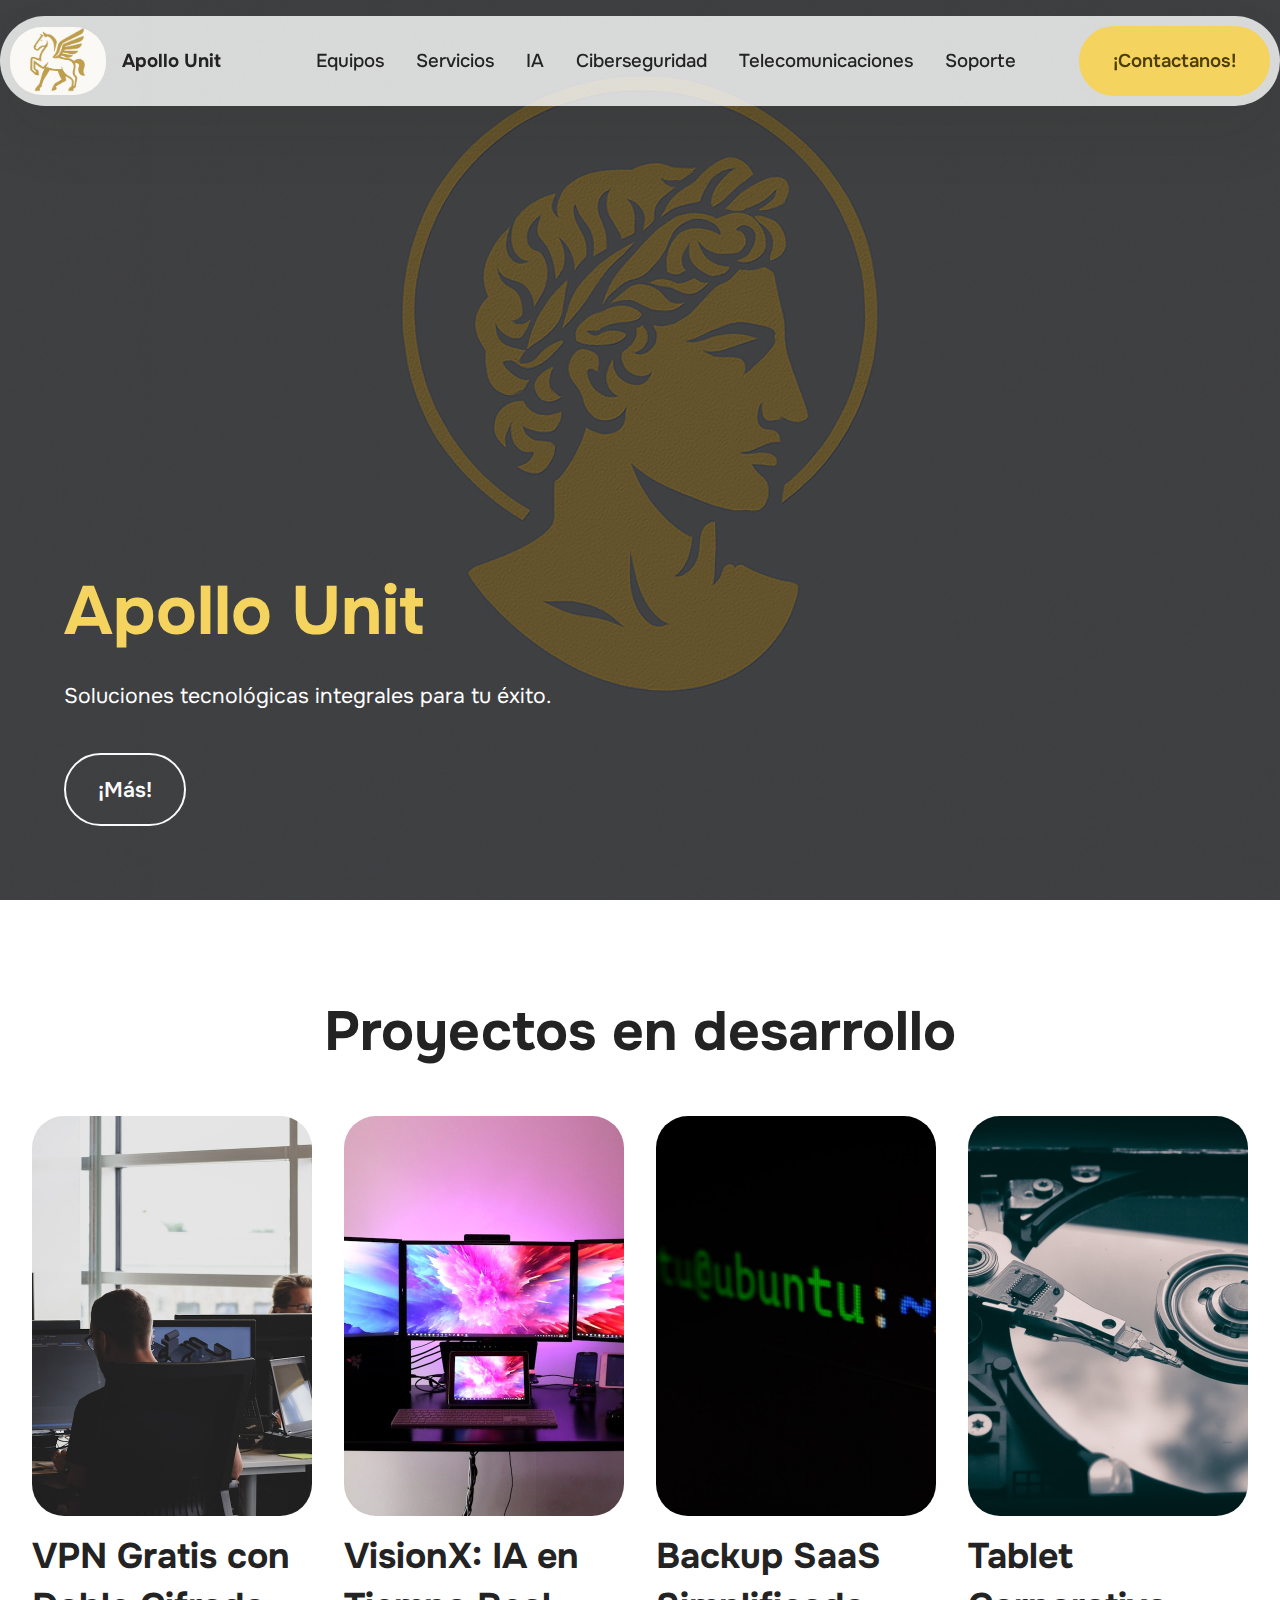
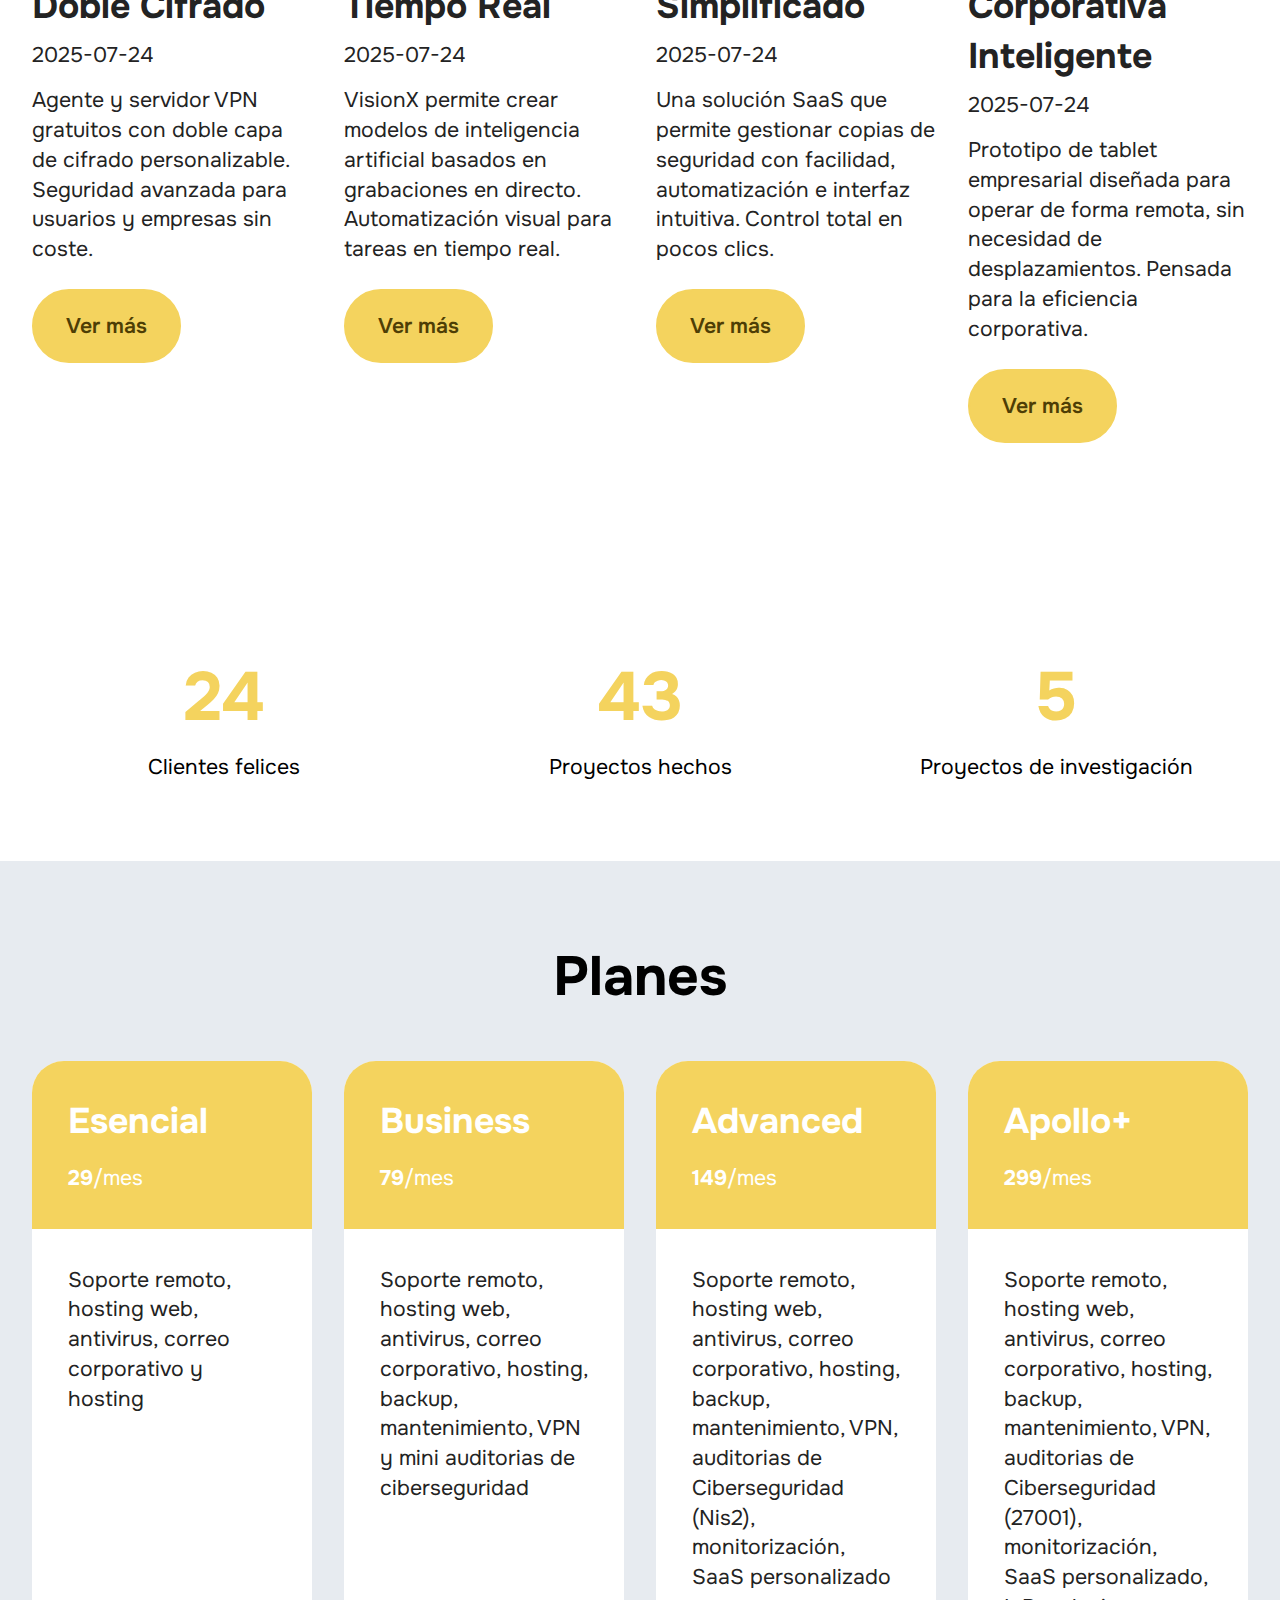
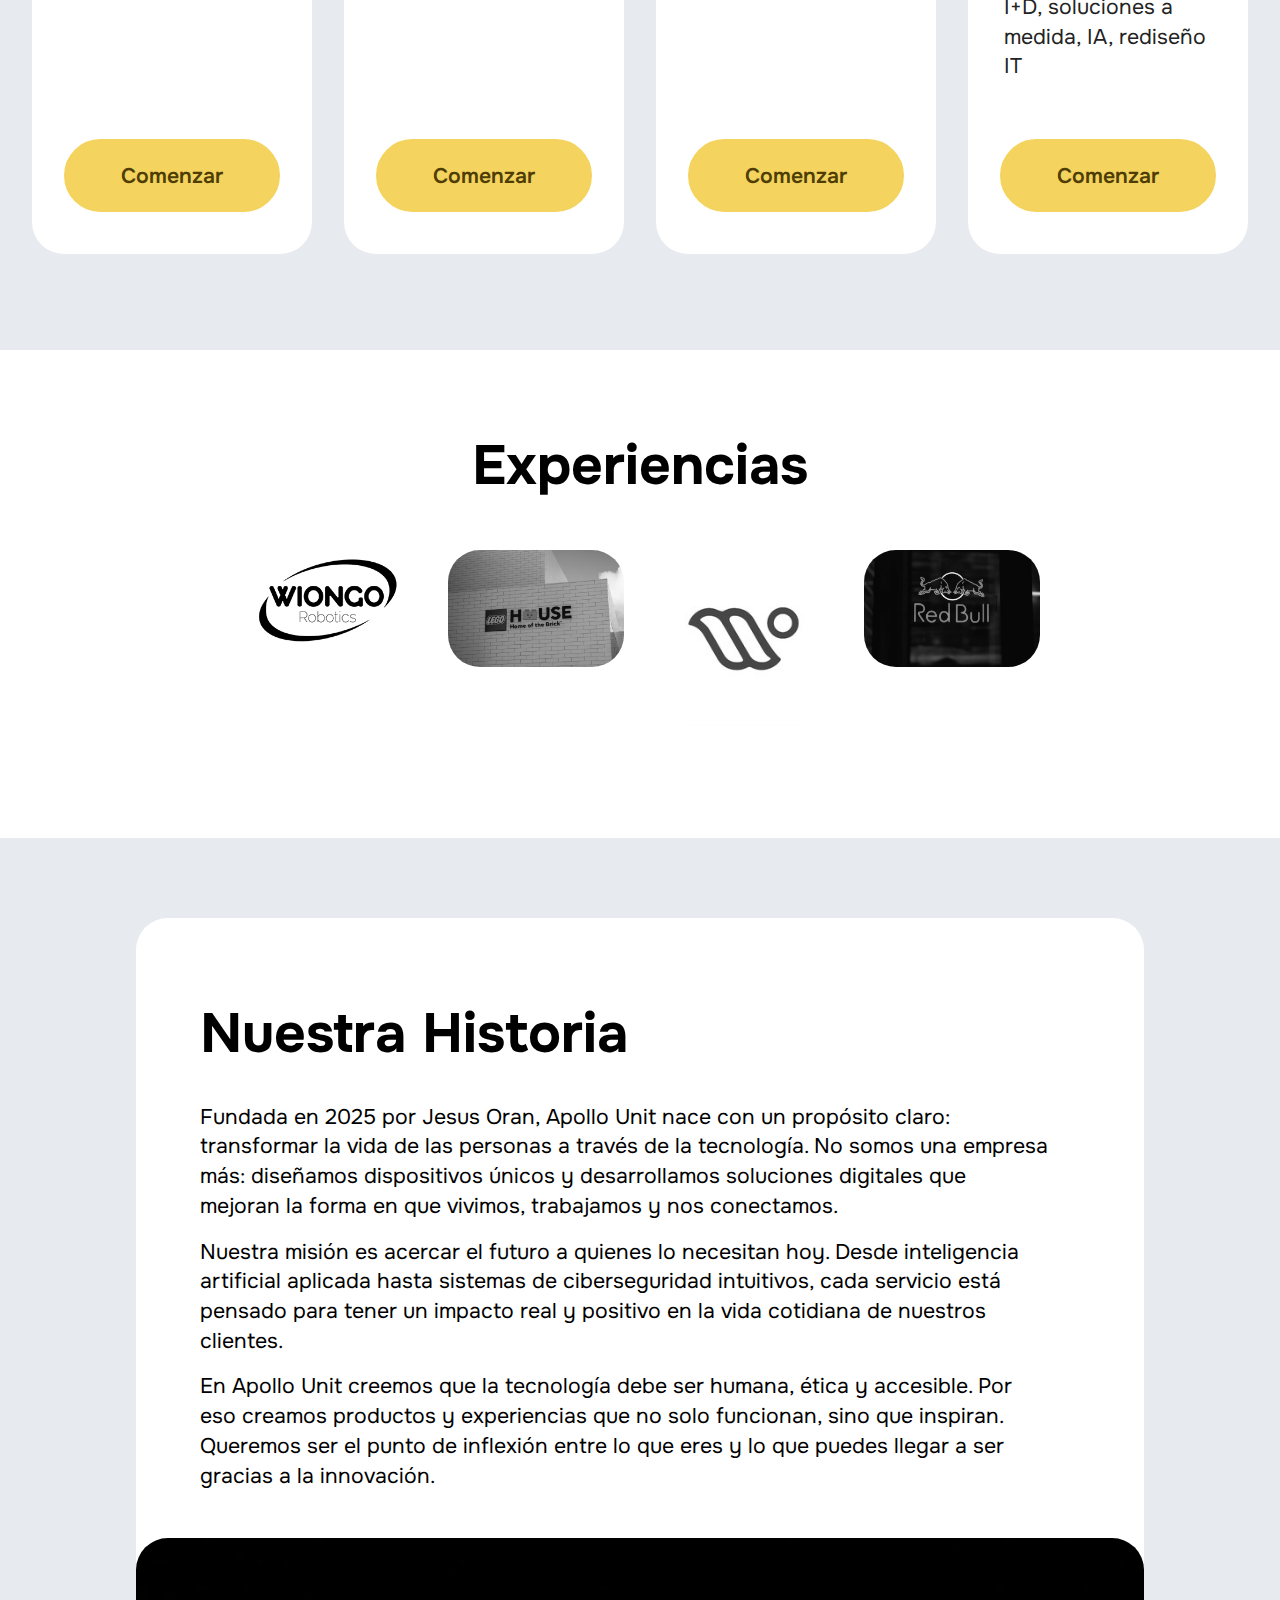
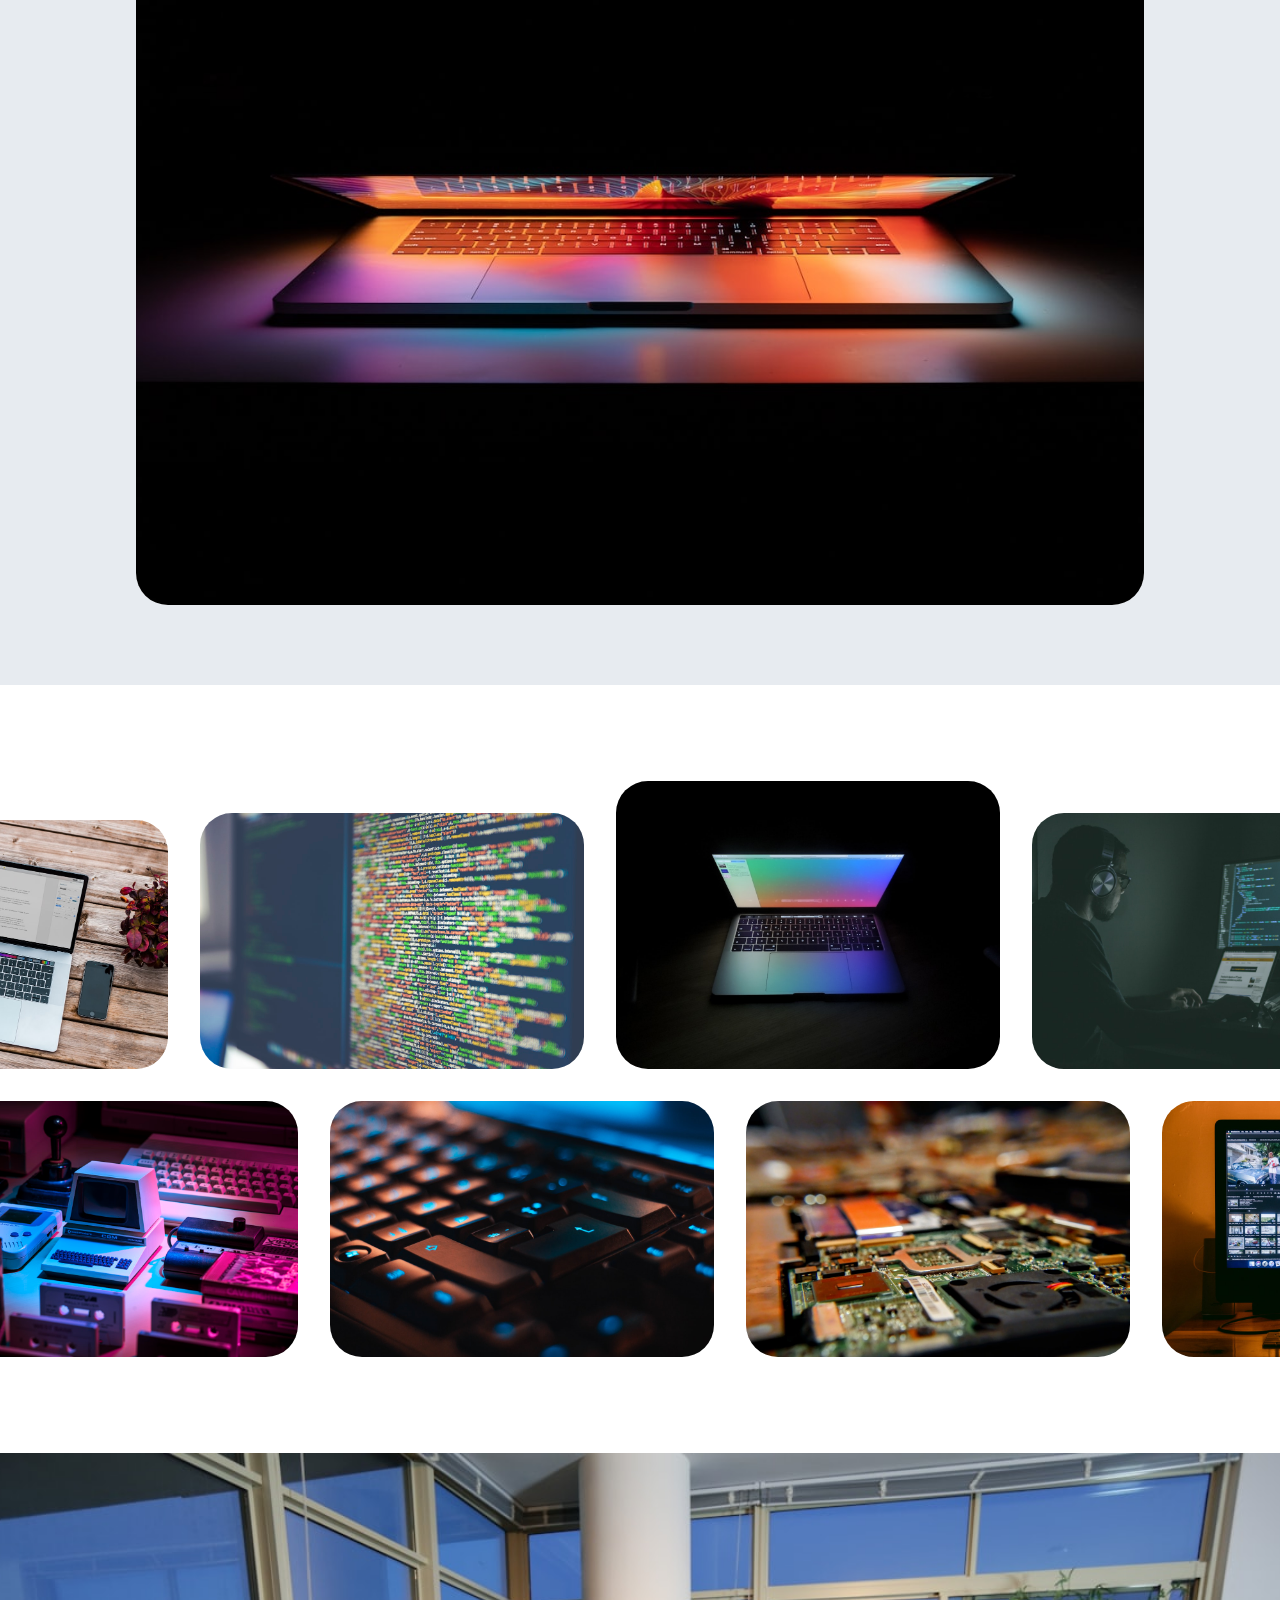
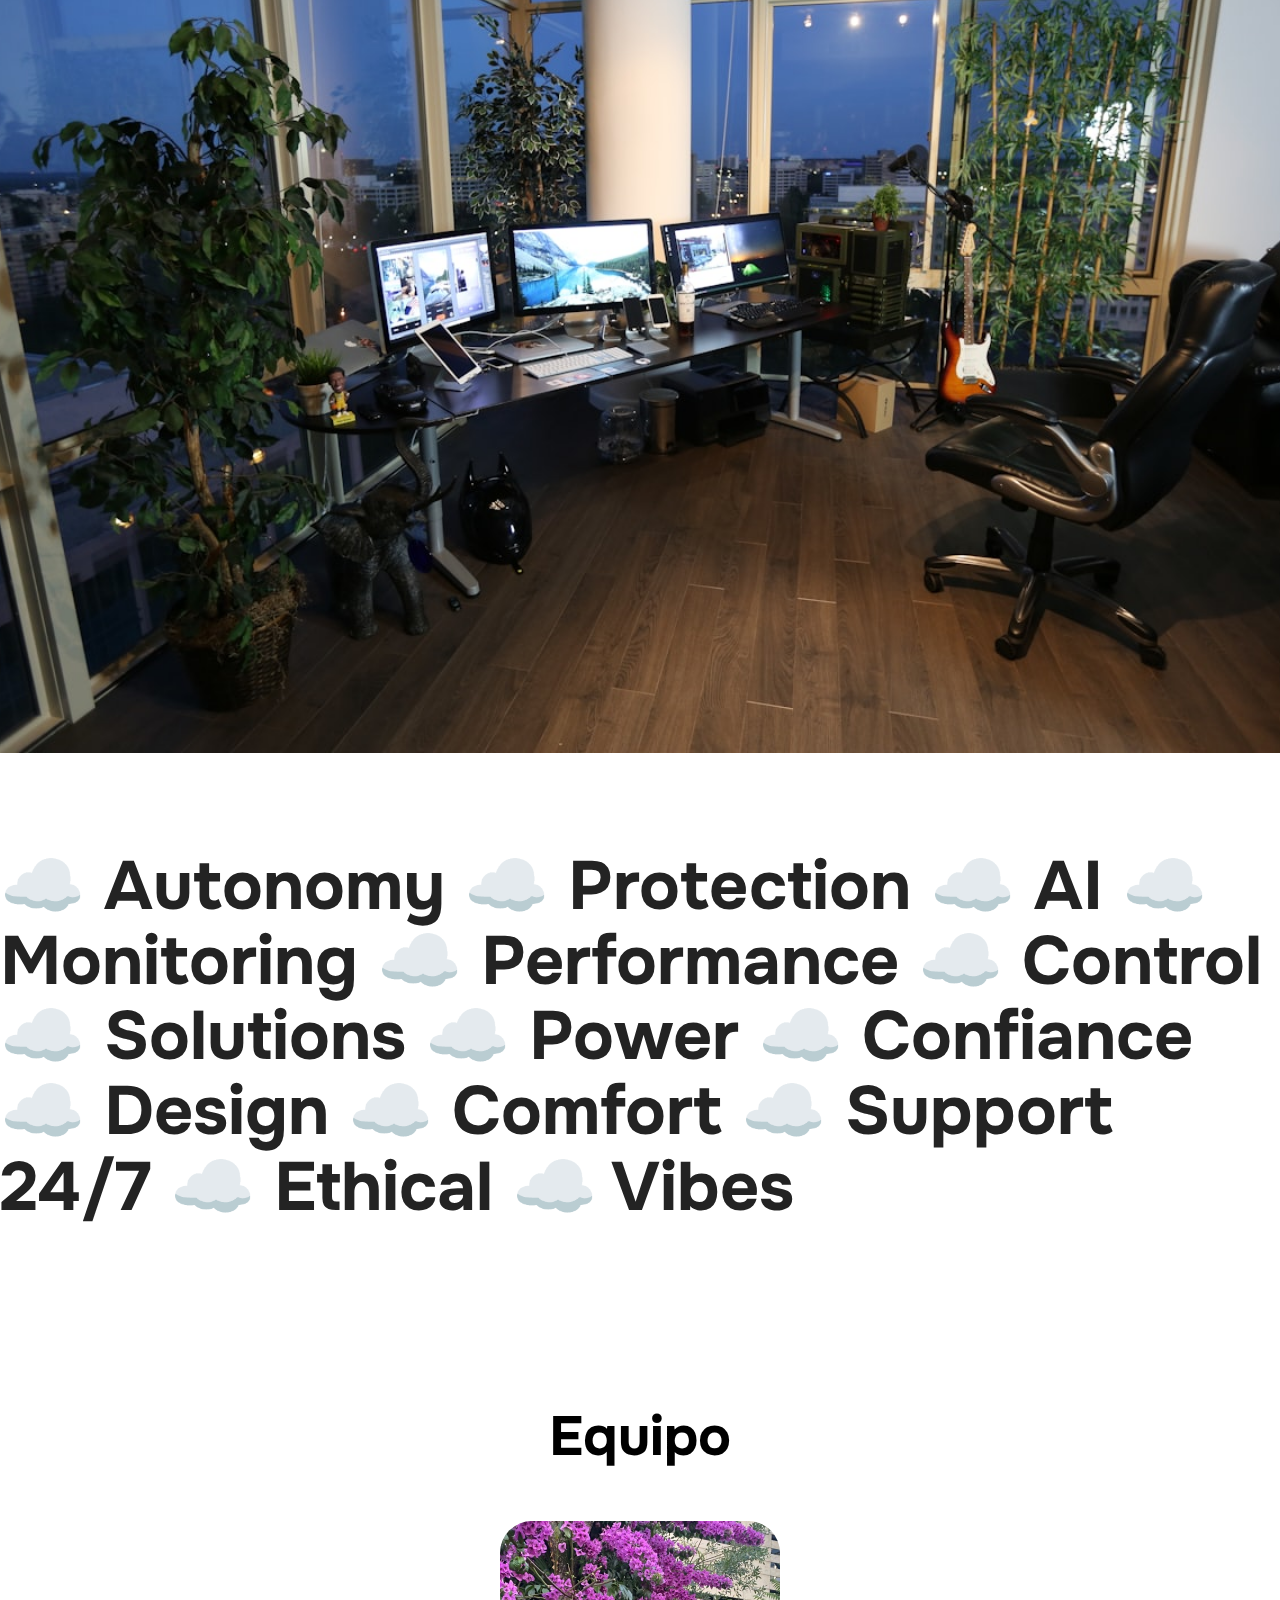
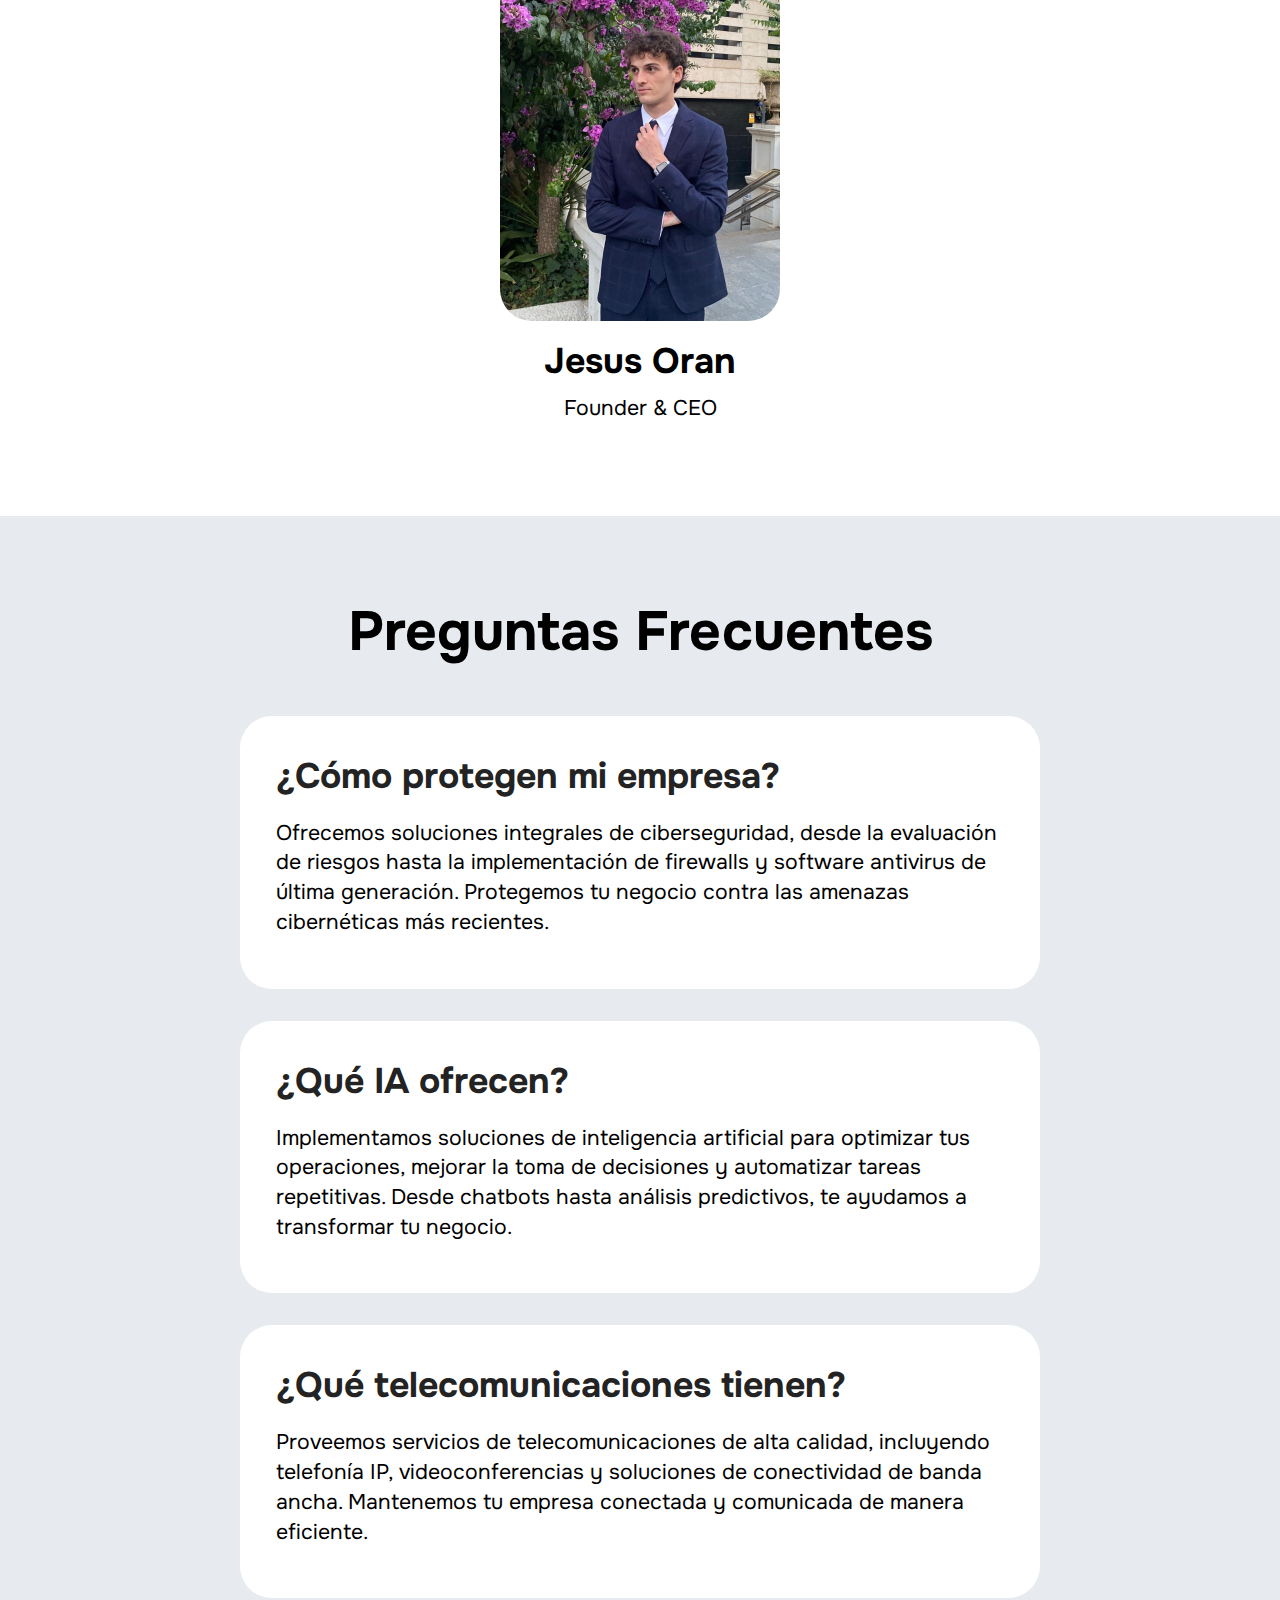
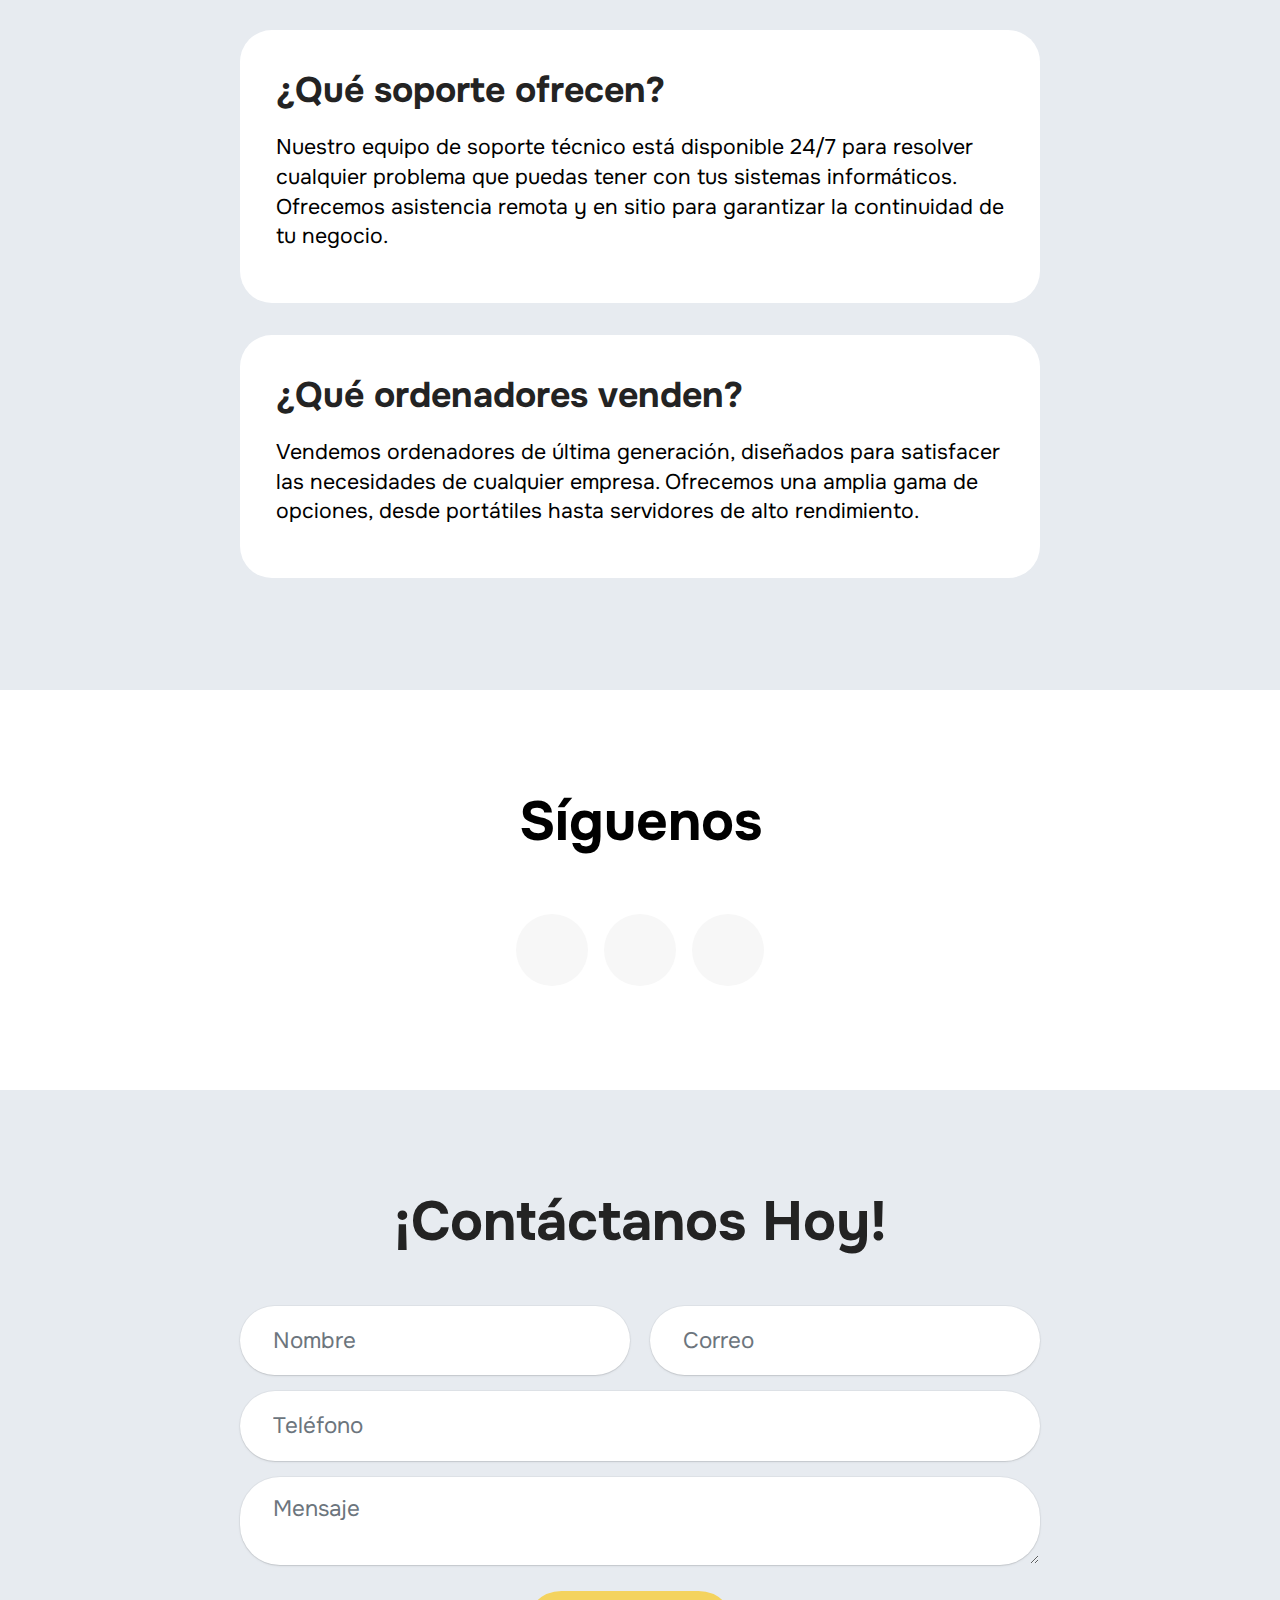
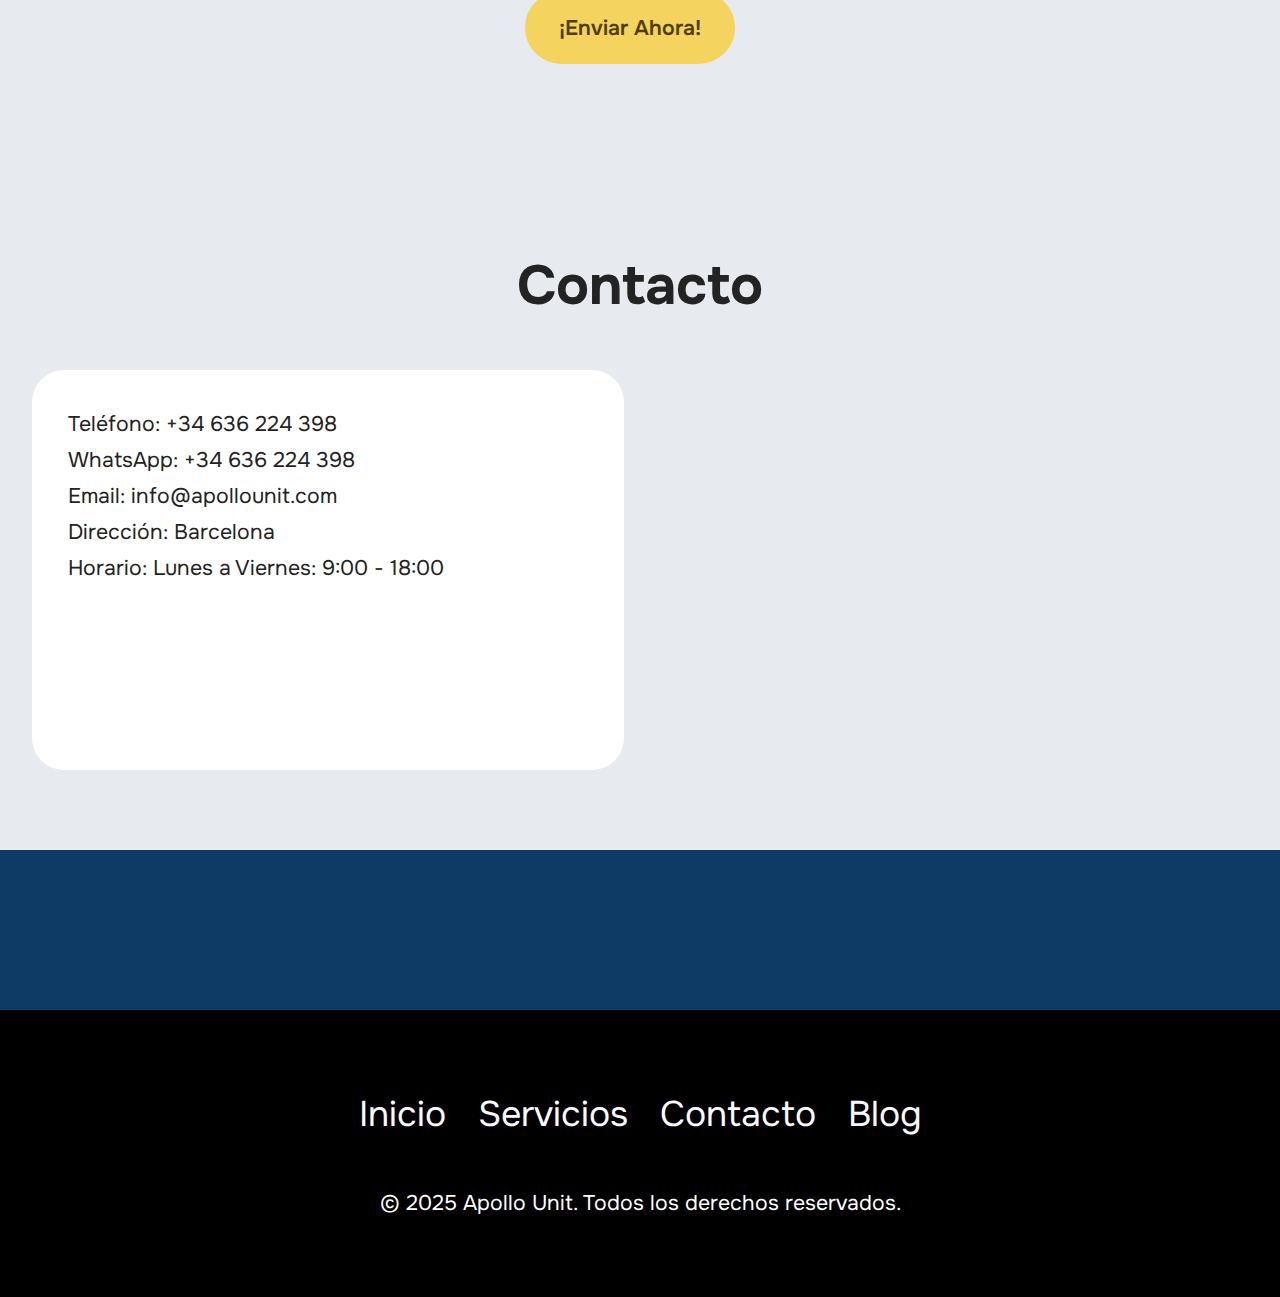
<file: index.html>
<!DOCTYPE html>
<html >

<meta http-equiv="content-type" content="text/html;charset=utf-8" />
<head>
  <meta charset="UTF-8">
  <meta http-equiv="X-UA-Compatible" content="IE=edge">
  <meta name="generator" content="Mobirise v5.9.13, a.mobirise.com">
  <meta name="viewport" content="width=device-width, initial-scale=1, minimum-scale=1">
  <link rel="shortcut icon" href="1600610/assets/images/photo-1517430816045-df4b7de11d1d.jpg" type="image/x-icon">
  <meta name="description" content="Ofrecemos soluciones informáticas integrales: venta de ordenadores, ciberseguridad avanzada, inteligencia artificial, telecomunicaciones eficientes y soporte técnico especializado. Diseño web elegante y profesional para su empresa.">
  <title>Soluciones Informáticas Integrales: Ordenadores, Ciberseguridad, IA y Telecomunicaciones</title>
  <link rel="stylesheet" href="web/assets/mobirise-icons2/mobirise27382.css?rnd=1751196082554">
  <link rel="stylesheet" href="bootstrap/css/bootstrap.min7382.css?rnd=1751196082554">
  <link rel="stylesheet" href="bootstrap/css/bootstrap-grid.min7382.css?rnd=1751196082554">
  <link rel="stylesheet" href="bootstrap/css/bootstrap-reboot.min7382.css?rnd=1751196082554">
  <link rel="stylesheet" href="parallax/jarallax7382.css?rnd=1751196082554">
  <link rel="stylesheet" href="dropdown/css/style7382.css?rnd=1751196082554">
  <link rel="stylesheet" href="socicon/css/styles7382.css?rnd=1751196082554">
  <link rel="stylesheet" href="theme/css/style7382.css?rnd=1751196082554">
  <link rel="preload" href="https://fonts.googleapis.com/css2?family=Onest:wght@400;700&amp;display=swap&amp;display=swap" as="style" onload="this.onload=null;this.rel='stylesheet'">
  <noscript><link rel="stylesheet" href="https://fonts.googleapis.com/css2?family=Onest:wght@400;700&amp;display=swap&amp;display=swap"></noscript>
  <link rel="stylesheet" href="css/mbr-additional7382.css?rnd=1751196082554" type="text/css">
  
  

<style>
.navbar-fixed-top {
  top: auto;
}
#mobirisePromo.container-banner {
  height: 11rem;
  opacity: 1;
  -webkit-animation: 11s linear animationHeight;
  -moz-animation: 11s linear animationHeight;
    -o-animation: 11s linear animationHeight;
       animation: 11s linear animationHeight;
       transition: all  0.5s;
}
#mobirisePromo.container-banner.container-banner-closing {
  pointer-events: none;
  height: 0;
  opacity: 0;
  -webkit-animation: 0.5s linear animationClosing;
  -moz-animation:  0.5s linear animationClosing;
    -o-animation:  0.5s linear animationClosing;
       animation:  0.5s linear animationClosing;
}
#mobirisePromo .banner {
  min-height: 11rem;
  position:fixed;
  top: 0;
  left: 0;
  right: 0;
  background: #fff;
  padding: 10px;
  opacity:1;
  -webkit-animation: 11s linear animationBanner;
  -moz-animation: 11s linear animationBanner;
    -o-animation: 11s linear animationBanner;
       animation: 11s linear animationBanner;
  z-index: 1031;
  display: flex;
  flex-direction: column;
  justify-content: center;
}
#mobirisePromo .banner p {
  overflow: hidden;
  display: -webkit-box;
  -webkit-line-clamp: 4; 
  -webkit-box-orient: vertical;
  animation: none;
  visibility: visible;
}
#mobirisePromo .buy-license {
  text-decoration: underline;
}
#mobirisePromo .banner .btn {
  margin: 0.3rem 0.5rem;
  animation: none;
  visibility: visible;
}
.navbar.opened {
    z-index: 1032;
}
#mobirisePromo .mbr-section-abuse-report {
  margin-top: 0.8rem;
  font-size: 80%;
}
#mobirisePromo .mbr-section-abuse-report a {
  color: #aaa;
}
@-webkit-keyframes animationBanner { 0% { opacity: 0; top: -11rem; } 91% { opacity: 0; top: -11rem; } 100% { opacity: 1; top: 0; } }
@-moz-keyframes animationBanner { 0% { opacity: 0; top: -11rem; } 91% { opacity: 0; top: -11rem; } 100% { opacity: 1; top: 0; } }
@-o-keyframes animationBanner { 0% { opacity: 0; top: -11rem; } 91% { opacity: 0; top: -11rem; } 100% { opacity: 1; top: 0; } }
   @keyframes animationBanner { 0% { opacity: 0; top: -11rem; } 91% { opacity: 0; top: -11rem; } 100% { opacity: 1; top: 0; } }
@-webkit-keyframes animationHeight { 0% { height: 0; } 91% { height: 0; } 100% { height: 11rem; } }
@-moz-keyframes animationHeight { 0% { height: 0; } 91% { height: 0; } 100% { height: 11rem; } }
@-o-keyframes animationHeight { 0% { height: 0; } 91% { height: 0; } 100% { height: 11rem; } }
   @keyframes animationHeight { 0% { height: 0; } 91% { height: 0; } 100% { height: 11rem; } }

@-webkit-keyframes animationClosing { 0% { height: 11rem; opacity: 1; } 30% { height: 11rem; opacity: 0.5;} 100% { height: 0; opacity: 0;} }
@-moz-keyframes animationClosing { 0% { height: 11rem; opacity: 1; } 30% { height: 11rem; opacity: 0.5;} 100% { height: 0; opacity: 0;} }
@-o-keyframes animationClosing { 0% { height: 11rem; opacity: 1; } 30% { height: 11rem; opacity: 0.5;} 100% { height: 0; opacity: 0;} }
@keyframes animationClosing { 0% { height: 11rem; opacity: 1; } 30% { height: 11rem; opacity: 0.5;} 100% { height: 0; opacity: 0;} }

@media(max-width: 575px) {
  #mobirisePromo.container-banner {
    height: 14rem;
  }
  #mobirisePromo .banner {
    min-height: 14rem;
  }
  @-webkit-keyframes animationBanner { 0% { opacity: 0; top: -14rem; } 91% { opacity: 0; top: -14rem; } 100% { opacity: 1; top: 0; } }
  @-moz-keyframes animationBanner { 0% { opacity: 0; top: -14rem; } 91% { opacity: 0; top: -14rem; } 100% { opacity: 1; top: 0; } }
  @-o-keyframes animationBanner { 0% { opacity: 0; top: -14rem; } 91% { opacity: 0; top: -14rem; } 100% { opacity: 1; top: 0; } }
    @keyframes animationBanner { 0% { opacity: 0; top: -14rem; } 91% { opacity: 0; top: -14rem; } 100% { opacity: 1; top: 0; } }
  @-webkit-keyframes animationHeight { 0% { height: 0; } 91% { height: 0; } 100% { height: 14rem; } }
  @-moz-keyframes animationHeight { 0% { height: 0; } 91% { height: 0; } 100% { height: 14rem; } }
  @-o-keyframes animationHeight { 0% { height: 0; } 91% { height: 0; } 100% { height: 14rem; } }
    @keyframes animationHeight { 0% { height: 0; } 91% { height: 0; } 100% { height: 14rem; } }

  @-webkit-keyframes animationClosing { 0% { height: 14rem; opacity: 1; } 30% { height: 14rem; opacity: 0.5;} 100% { height: 0; opacity: 0;} }
  @-moz-keyframes animationClosing { 0% { height: 14rem; opacity: 1; } 30% { height: 14rem; opacity: 0.5;} 100% { height: 0; opacity: 0;} }
  @-o-keyframes animationClosing { 0% { height: 14rem; opacity: 1; } 30% { height: 14rem; opacity: 0.5;} 100% { height: 0; opacity: 0;} }
  @keyframes animationClosing { 0% { height: 14rem; opacity: 1; } 30% { height: 14rem; opacity: 0.5;} 100% { height: 0; opacity: 0;} }
}
</style>
</head>
<body>
  
  <section data-bs-version="5.1" class="menu menu2 cid-uPvy05v2Zg" once="menu" id="menu-5-uPvy05v2Zg">
	<nav class="navbar navbar-dropdown navbar-fixed-top navbar-expand-lg">
		<div class="container">
			<div class="navbar-brand">
				<span class="navbar-logo">
					<a href="https://apollounit.com/">
						<img src="images/logo_caballo_blanco.png" alt="Mobirise Website Builder" style="height: 4.3rem;">
					</a>
				</span>
				<span class="navbar-caption-wrap"><a class="navbar-caption text-black display-4" href="https://apollounit.com/">Apollo Unit</a></span>
			</div>
			<button class="navbar-toggler" type="button" data-toggle="collapse" data-bs-toggle="collapse" data-target="#navbarSupportedContent" data-bs-target="#navbarSupportedContent" aria-controls="navbarNavAltMarkup" aria-expanded="false" aria-label="Toggle navigation">
				<div class="hamburger">
					<span></span>
					<span></span>
					<span></span>
					<span></span>
				</div>
			</button>
			<div class="collapse navbar-collapse" id="navbarSupportedContent">
				<ul class="navbar-nav nav-dropdown" data-app-modern-menu="true">
                    <li class="nav-item">
						<a class="nav-link link text-black display-4" href="#team-1-uPvy05zVEm" aria-expanded="false">Equipos</a>
					</li>
					<li class="nav-item">
						<a class="nav-link link text-black display-4" href="#pricing-cards-1-uPvy05xhSA">Servicios</a>
					</li>
                    <li class="nav-item">
						<a class="nav-link link text-black display-4" href="" aria-expanded="false">IA</a>
					</li>
					<li class="nav-item">
						<a class="nav-link link text-black display-4" href="" aria-expanded="false">Ciberseguridad</a>
					</li>
                    <li class="nav-item">
						<a class="nav-link link text-black display-4" href="" aria-expanded="false">Telecomunicaciones</a>
					</li>
					<li class="nav-item">
						<a class="nav-link link text-black display-4" href="">Soporte</a>
					</li>
				</ul>
				
				<div class="navbar-buttons mbr-section-btn"><a class="btn btn-primary display-4" href="#contact-form-3-uPvy05ANVi">¡Contactanos!</a></div>
			</div>
		</div>
	</nav>
</section>

<section data-bs-version="5.1" class="header18 cid-uPvy05wFXz mbr-fullscreen" id="hero-15-uPvy05wFXz" style="background-image: url('images/fondo_logo.png'); background-size: cover; background-position: center;">
  <div class="mbr-overlay" style="opacity: 0.5; background-color: rgb(0, 0, 0);"></div>
  <div class="container-fluid">
    <div class="row">
      <div class="content-wrap col-12 col-md-12">
        <h1 class="mbr-section-title mbr-fonts-style mbr-white mb-4 display-1">
          <strong>Apollo Unit</strong>
        </h1>
        <p class="mbr-fonts-style mbr-text mbr-white mb-4 display-7">Soluciones tecnológicas integrales para tu éxito.</p>
        <div class="mbr-section-btn">
          <a class="btn btn-white-outline display-7" href="#about-us-9-uPvy05ys5Z">¡Más!</a>
        </div>
      </div>
    </div>
  </div>
</section>


<!--
<section data-bs-version="5.1" class="pricing02 cid-uPvy05yPHH" id="product-list-8-uPvy05yPHH">
    <div class="container-fluid">
        <div class="row justify-content-center">
            <div class="col-12 content-head">
                <div class="mbr-section-head mb-5">
                    <h4 class="mbr-section-title mbr-fonts-style align-center mb-0 display-2">
                        <strong>Nuestros Productos</strong>
                    </h4>
                    
                    
                </div>
            </div>
        </div>
        <div class="row">
            <div class="item features-image col-12 col-md-6 col-lg-3">
                <div class="item-wrapper">
                    <div class="item-img">
                        <img src="images/photo-1507333199169-84fd735371fb.jpg" alt="Mobirise Website Builder">
                    </div>
                    <div class="item-content">
                        <h5 class="item-title mbr-fonts-style display-5">
                            <strong>EliteBook X</strong>
                        </h5>
                        <h6 class="item-subtitle mbr-fonts-style display-7">€1200</h6>
                        <p class="mbr-text mbr-fonts-style display-7">Potente, ideal para diseño y gaming.</p>
                        <div class="mbr-section-btn item-footer">
                            <a href="#" class="btn item-btn btn-primary display-7">Comprar</a>
                        </div>
                    </div>

                </div>
            </div>
            <div class="item features-image col-12 col-md-6 col-lg-3">
                <div class="item-wrapper">
                    <div class="item-img">
                        <img src="images/photo-1627281795244-0f5db916344a.jpg" alt="Mobirise Website Builder">
                    </div>
                    <div class="item-content">
                        <h5 class="item-title mbr-fonts-style display-5">
                            <strong>WorkStation Pro</strong>
                        </h5>
                        <h6 class="item-subtitle mbr-fonts-style display-7">€800</h6>
                        <p class="mbr-text mbr-fonts-style display-7">Perfecto para trabajo diario y oficina.</p>
                        <div class="mbr-section-btn item-footer">
                            <a href="#" class="btn item-btn btn-primary display-7">Comprar</a>
                        </div>
                    </div>
                </div>
            </div>
            <div class="item features-image col-12 col-md-6 col-lg-3">
                <div class="item-wrapper">
                    <div class="item-img">
                        <img src="images/photo-1636036824578-d0d300a4effb.jpg" alt="Mobirise Website Builder">
                    </div>
                    <div class="item-content">
                        <h5 class="item-title mbr-fonts-style display-5">
                            <strong>PowerBook Max</strong>
                        </h5>
                        <h6 class="item-subtitle mbr-fonts-style display-7">€1500</h6>
                        <p class="mbr-text mbr-fonts-style display-7">Rendimiento superior para profesionales.</p>
                        <div class="mbr-section-btn item-footer">
                            <a href="#" class="btn item-btn btn-primary display-7">Comprar</a>
                        </div>
                    </div>
                </div>
            </div>
            <div class="item features-image col-12 col-md-6 col-lg-3">
                <div class="item-wrapper">
                    <div class="item-img">
                        <img src="images/photo-1518107616985-bd48230d3b20.jpg">
                    </div>
                    <div class="item-content">
                        <h5 class="item-title mbr-fonts-style display-5">
                            <strong>UltraBook Go</strong>
                        </h5>
                        <h6 class="item-subtitle mbr-fonts-style display-7">€2000</h6>
                        <p class="mbr-text mbr-fonts-style display-7">Movilidad y rendimiento en un solo equipo.</p>
                        <div class="mbr-section-btn item-footer">
                            <a href="#" class="btn item-btn btn-primary display-7">Comprar</a>
                        </div>
                    </div>
                </div>
            </div>
        </div>
    </div>
</section>
-->
<section data-bs-version="5.1" class="features03 cid-uPvy05xE5A" id="news-1-uPvy05xE5A">
  <div class="container-fluid">
    <div class="row justify-content-center mb-5">
      <div class="col-12 content-head">
        <div class="mbr-section-head">
          <h4 class="mbr-section-title mbr-fonts-style align-center mb-0 display-2">
            <strong>Proyectos en desarrollo</strong>
          </h4>
        </div>
      </div>
    </div>
    <div class="row">
      <!-- VPN Proyecto -->
      <div class="item features-image col-12 col-md-6 col-lg-3 active">
        <div class="item-wrapper">
          <div class="item-img mb-3">
            <img src="images/photo-1629904853716-f0bc54eea481.jpg" alt="VPN cifrada" title="">
          </div>
          <div class="item-content align-left">
            <h5 class="item-title mbr-fonts-style mt-0 mb-2 display-5">
              <strong>VPN Gratis con Doble Cifrado</strong>
            </h5>
            <p class="mbr-text mbr-fonts-style mb-3 display-7">2025-07-24</p>
            <p class="mbr-text mbr-fonts-style mb-3 display-7">Agente y servidor VPN gratuitos con doble capa de cifrado personalizable. Seguridad avanzada para usuarios y empresas sin coste.</p>
            <div class="mbr-section-btn item-footer">
              <a href="#" class="btn item-btn btn-primary display-7">Ver más</a>
            </div>
          </div>
        </div>
      </div>
      <!-- VisionX -->
      <div class="item features-image col-12 col-md-6 col-lg-3">
        <div class="item-wrapper">
          <div class="item-img mb-3">
            <img src="images/photo-1598986646512-9330bcc4c0dc.jpg" alt="VisionX IA tiempo real" title="">
          </div>
          <div class="item-content align-left">
            <h5 class="item-title mbr-fonts-style mb-2 mt-0 display-5">
              <strong>VisionX: IA en Tiempo Real</strong>
            </h5>
            <p class="mbr-text mbr-fonts-style mb-3 display-7">2025-07-24</p>
            <p class="mbr-text mbr-fonts-style mb-3 display-7">VisionX permite crear modelos de inteligencia artificial basados en grabaciones en directo. Automatización visual para tareas en tiempo real.</p>
            <div class="mbr-section-btn item-footer">
              <a href="#" class="btn item-btn btn-primary display-7">Ver más</a>
            </div>
          </div>
        </div>
      </div>
      <!-- SaaS Backups -->
      <div class="item features-image col-12 col-md-6 col-lg-3">
        <div class="item-wrapper">
          <div class="item-img mb-3">
            <img src="images/photo-1629654291663-b91ad427698f.jpg" alt="SaaS backups fácil" title="">
          </div>
          <div class="item-content align-left">
            <h5 class="item-title mbr-fonts-style mb-2 mt-0 display-5">
              <strong>Backup SaaS Simplificado</strong>
            </h5>
            <p class="mbr-text mbr-fonts-style mb-3 display-7">2025-07-24</p>
            <p class="mbr-text mbr-fonts-style mb-3 display-7">Una solución SaaS que permite gestionar copias de seguridad con facilidad, automatización e interfaz intuitiva. Control total en pocos clics.</p>
            <div class="mbr-section-btn item-footer">
              <a href="#" class="btn item-btn btn-primary display-7">Ver más</a>
            </div>
          </div>
        </div>
      </div>
      <!-- Tablet corporativa -->
      <div class="item features-image col-12 col-md-6 col-lg-3">
        <div class="item-wrapper">
          <div class="item-img mb-3">
            <img src="images/photo-1484662020986-75935d2ebc66.jpg" alt="Tablet empresarial" title="">
          </div>
          <div class="item-content align-left">
            <h5 class="item-title mbr-fonts-style mb-2 mt-0 display-5">
              <strong>Tablet Corporativa Inteligente</strong>
            </h5>
            <p class="mbr-text mbr-fonts-style mb-3 display-7">2025-07-24</p>
            <p class="mbr-text mbr-fonts-style mb-3 display-7">Prototipo de tablet empresarial diseñada para operar de forma remota, sin necesidad de desplazamientos. Pensada para la eficiencia corporativa.</p>
            <div class="mbr-section-btn item-footer">
              <a href="#" class="btn item-btn btn-primary display-7">Ver más</a>
            </div>
          </div>
        </div>
      </div>
    </div>
  </div>
</section>


<section data-bs-version="5.1" class="features10 cid-uPvy05xLED" id="metrics-2-uPvy05xLED">
  <div class="container">
    <div class="row justify-content-center">
      <div class="item features-without-image col-12 col-md-6 col-lg-4">
        <div class="item-wrapper">
          <div class="card-box align-left">
            
            <p class="card-title mbr-fonts-style mb-3 display-1">
              <strong>24</strong>
            </p>
            <p class="card-text mbr-fonts-style mb-3 display-7">Clientes felices</p>
            
          </div>
        </div>
      </div>
      <div class="item features-without-image col-12 col-md-6 col-lg-4">
        <div class="item-wrapper">
          <div class="card-box align-left">
            
            <p class="card-title mbr-fonts-style mb-3 display-1">
              <strong>43</strong>
            </p>
            <p class="card-text mbr-fonts-style mb-3 display-7">Proyectos hechos</p>
            
          </div>
        </div>
      </div>
      <div class="item features-without-image col-12 col-md-6 col-lg-4">
        <div class="item-wrapper">
          <div class="card-box align-left">
            
            <p class="card-title mbr-fonts-style mb-3 display-1">
              <strong>5</strong>
            </p>
            <p class="card-text mbr-fonts-style mb-3 display-7">Proyectos de investigación</p>
            
          </div>
        </div>
      </div>
    </div>
  </div>
</section>




<section data-bs-version="5.1" class="pricing1 cid-uPvy05xhSA" id="pricing-cards-1-uPvy05xhSA">
    <div class="container-fluid">
        <div class="row justify-content-center">
            <div class="col-12 content-head">
                <div class="mbr-section-head mb-5">
                    <h4 class="mbr-section-title mbr-fonts-style align-center mb-0 display-2">
                        <strong>Planes</strong>
                    </h4>
                </div>
            </div>
        </div>
        <div class="row">
            <div class="item features-without-image col-12 col-md-6 col-lg-3 item-mb active">
                <div class="item-wrapper">
                    <div class="item-head">
                        <h5 class="item-title mbr-fonts-style mb-3 display-5">
                            <strong>Esencial</strong>
                        </h5>
                        <h6 class="item-subtitle mbr-fonts-style mt-0 mb-0 display-7">
                            <strong>29</strong>/mes
                        </h6>
                    </div>
                    <div class="item-content">
                        <p class="mbr-text mbr-fonts-style display-7">Soporte remoto, hosting web, antivirus, correo corporativo y hosting</p>
                    </div>
                    <div class="mbr-section-btn item-footer">
                        <a href="#" class="btn item-btn btn-primary display-7">Comenzar</a>
                    </div>
                </div>
            </div>
            <div class="item features-without-image col-12 col-md-6 col-lg-3 item-mb">
                <div class="item-wrapper">
                    <div class="item-head">
                        <h5 class="item-title mbr-fonts-style mb-3 display-5">
                            <strong>Business</strong>
                        </h5>
                        <h6 class="item-subtitle mbr-fonts-style mt-0 mb-0 display-7">
                            <strong>79</strong>/mes
                        </h6>
                    </div>
                    <div class="item-content">
                        <p class="mbr-text mbr-fonts-style display-7">Soporte remoto, hosting web, antivirus, correo corporativo, hosting, backup, mantenimiento, VPN y mini auditorias de ciberseguridad</p>
                    </div>
                    <div class="mbr-section-btn item-footer">
                        <a href="#" class="btn item-btn btn-primary display-7">Comenzar</a>
                    </div>
                </div>
            </div>

            <div class="item features-without-image col-12 col-md-6 col-lg-3 item-mb">
                <div class="item-wrapper">
                    <div class="item-head">
                        <h5 class="item-title mbr-fonts-style mb-3 display-5">
                            <strong>Advanced</strong>
                        </h5>
                        <h6 class="item-subtitle mbr-fonts-style mt-0 mb-0 display-7">
                            <strong>149</strong>/mes
                        </h6>
                    </div>
                    <div class="item-content">
                        <p class="mbr-text mbr-fonts-style display-7">Soporte remoto, hosting web, antivirus, correo corporativo, hosting, backup, mantenimiento, VPN, auditorias de Ciberseguridad (Nis2), monitorización, SaaS personalizado</p>
                    </div>
                    <div class="mbr-section-btn item-footer">
                        <a href="#" class="btn item-btn btn-primary display-7">Comenzar</a>
                    </div>
                </div>
            </div>

            <div class="item features-without-image col-12 col-md-6 col-lg-3 item-mb">
                <div class="item-wrapper">
                    <div class="item-head">
                        <h5 class="item-title mbr-fonts-style mb-3 display-5">
                            <strong>Apollo+</strong>
                        </h5>
                        <h6 class="item-subtitle mbr-fonts-style mt-0 mb-0 display-7">
                            <strong>299</strong>/mes
                        </h6>
                    </div>
                    <div class="item-content">
                        <p class="mbr-text mbr-fonts-style display-7">Soporte remoto, hosting web, antivirus, correo corporativo, hosting, backup, mantenimiento, VPN, auditorias de Ciberseguridad (27001), monitorización, SaaS personalizado, I+D, soluciones a medida, IA, rediseño IT</p>
                    </div>
                    <div class="mbr-section-btn item-footer">
                        <a href="#" class="btn item-btn btn-primary display-7">Comenzar</a>
                    </div>
                </div>
            </div>
        </div>
    </div>
</section>

<section data-bs-version="5.1" class="clients04 cid-uPvy05yegy" id="partners-1-uPvy05yegy">
  <div class="container-fluid">
    <div class="row justify-content-center mb-5">
      <div class="col-12 content-head">
        <div class="mbr-section-head">
          <h4 class="mbr-section-title mbr-fonts-style align-center mb-0 display-2">
            <strong>Experiencias</strong>
          </h4>
        </div>
      </div>
    </div>
    <div class="row justify-content-center text-center">
      <!-- Wiongo Robotics -->
      <div class="item features-image col-6 col-sm-4 col-md-3 col-lg-2 d-flex align-items-center justify-content-center">
        <div class="item-wrapper">
          <img class="img-fluid" src="images/wiongo-robotics-logo.png" alt="Wiongo Robotics">
        </div>
      </div>
      <!-- LEGO -->
      <div class="item features-image col-6 col-sm-4 col-md-3 col-lg-2 d-flex align-items-center justify-content-center">
        <div class="item-wrapper">
          <img class="img-fluid" src="images/photo-1681415851723-dca11d0ec9a6.jpg" alt="LEGO House">
        </div>
      </div>
      <!-- Neway BCN -->
      <div class="item features-image col-6 col-sm-4 col-md-3 col-lg-2 d-flex align-items-center justify-content-center">
        <div class="item-wrapper">
          <img class="img-fluid" src="images/neway_bcn_logo.jpg" alt="Neway BCN">
        </div>
      </div>
      <!-- Red Bull -->
      <div class="item features-image col-6 col-sm-4 col-md-3 col-lg-2 d-flex align-items-center justify-content-center">
        <div class="item-wrapper">
          <img class="img-fluid" src="images/photo-1617727553252-65863c156eb0.jpg" alt="Red Bull">
        </div>
      </div>
    </div>
  </div>
</section>




<section data-bs-version="5.1" class="article9 cid-uPvy05ys5Z" id="about-us-9-uPvy05ys5Z">
  <div class="container">
    <div class="row justify-content-center">
      <div class="card col-md-12 col-lg-10">
        <div class="card-wrapper">
          <div class="card-content-text">
            <h3 class="card-title mbr-fonts-style mbr-white mt-3 mb-4 display-2">
            <strong>Nuestra Historia</strong>
          </h3>
          <div class="row card-box align-left">
            <div class="item features-without-image col-12">
              <div class="item-wrapper">
                
                <p class="mbr-text mbr-fonts-style display-7">Fundada en 2025 por Jesus Oran, Apollo Unit nace con un propósito claro: transformar la vida de las personas a través de la tecnología. No somos una empresa más: diseñamos dispositivos únicos y desarrollamos soluciones digitales que mejoran la forma en que vivimos, trabajamos y nos conectamos.</p>
              </div>
            </div>
            <div class="item features-without-image col-12">
              <div class="item-wrapper">
                
                <p class="mbr-text mbr-fonts-style display-7">Nuestra misión es acercar el futuro a quienes lo necesitan hoy. Desde inteligencia artificial aplicada hasta sistemas de ciberseguridad intuitivos, cada servicio está pensado para tener un impacto real y positivo en la vida cotidiana de nuestros clientes.</p>
              </div>
            </div>
            <div class="item features-without-image col-12">
              <div class="item-wrapper">
                
                <p class="mbr-text mbr-fonts-style display-7">En Apollo Unit creemos que la tecnología debe ser humana, ética y accesible. Por eso creamos productos y experiencias que no solo funcionan, sino que inspiran. Queremos ser el punto de inflexión entre lo que eres y lo que puedes llegar a ser gracias a la innovación.</p>
              </div>
            </div>
          </div>
          </div>
          <div class="image-wrapper d-flex justify-content-center mt-3">
            <img src="images/photo-1537498425277-c283d32ef9db.jpg" alt="Mobirise Website Builder">
          </div>
        </div>
      </div>
    </div>
  </div>
</section>

<section data-bs-version="5.1" class="gallery4 cid-uPvy05yygW" id="gallery-12-uPvy05yygW">
  <div class="container-fluid gallery-wrapper">
    <div class="row justify-content-center">
      <div class="col-12 content-head">
        
      </div>
    </div>
    <div class="grid-container">
      <div class="grid-container-1" style="transform: translate3d(-200px, 0px, 0px);">
        <div class="grid-item">
          <img src="images/photo-1485988412941-77a35537dae4.jpg" alt="Mobirise Website Builder">
        </div>
        <div class="grid-item">
          <img src="images/photo-1487058792275-0ad4aaf24ca7.jpg" alt="Mobirise Website Builder">
        </div>
        <div class="grid-item">
          <img src="images/photo-1507764923504-cd90bf7da772.jpg" alt="Mobirise Website Builder">
        </div>
        <div class="grid-item">
          <img src="images/photo-1510915228340-29c85a43dcfe.jpg" alt="Mobirise Website Builder">
        </div>
      </div>
      <div class="grid-container-2" style="transform: translate3d(-70px, 0px, 0px);">
        <div class="grid-item">
          <img src="images/photo-1550745165-9bc0b252726f.jpg" alt="Mobirise Website Builder">
        </div>
        <div class="grid-item">
          <img src="images/photo-1547394765-185e1e68f34e.jpg" alt="Mobirise Website Builder">
        </div>
        <div class="grid-item">
          <img src="images/photo-1569615313731-7407da4f4594.jpg" alt="Mobirise Website Builder">
        </div>
        <div class="grid-item">
          <img src="images/photo-1596725858508-70543890c732.jpg" alt="Mobirise Website Builder">
        </div>
      </div>
    </div>
  </div>
</section>

<section data-bs-version="5.1" class="image02 cid-uPvy05yTzf mbr-fullscreen mbr-parallax-background" id="image-13-uPvy05yTzf">
    <div class="container">
        <div class="row"></div>
    </div>
</section>


<!--
<section data-bs-version="5.1" class="slider2 mbr-embla cid-uPvy05zrYM" id="testimonials-1-uPvy05zrYM">
    <div class="position-relative text-center">
        <div class="embla" data-skip-snaps="true" data-align="center" data-auto-play="true" data-auto-play-interval="5" data-draggable="true">
            <div class="embla__viewport container-fluid">
                <div class="embla__container">
                    <div class="embla__slide slider-image item" style="margin-left: 10rem; margin-right: 10rem;">
                        <div class="user">
                            <div class="user_image">
                                <div class="item-wrapper position-relative">
                                    <img src="images/photo-1492288991661-058aa541ff43.jpg" alt="Mobirise Website Builder">
                                </div>
                            </div>
                            <div class="user_text mb-4">
                                <p class="mbr-fonts-style display-5">
                                    <strong>Transformación digital exitosa.</strong>
                                </p>
                            </div>
                            <div class="user_name mbr-fonts-style mb-2 display-7">Carlos López</div>
                            <div class="user_desk mbr-fonts-style display-7">CEO</div>
                        </div>
                    </div>
                    <div class="embla__slide slider-image item" style="margin-left: 10rem; margin-right: 10rem;">
                        <div class="user">
                            <div class="user_image">
                                <div class="item-wrapper position-relative">
                                    <img src="images/photo-1589571894960-20bbe2828d0a.jpg" alt="Mobirise Website Builder">
                                </div>
                            </div>
                            <div class="user_text mb-4">
                                <p class="mbr-fonts-style display-5">
                                    <strong>Soporte técnico inigualable.</strong>
                                </p>
                            </div>
                            <div class="user_name mbr-fonts-style mb-2 display-7">Ana Ruiz</div>
                            <div class="user_desk mbr-fonts-style display-7">CTO</div>
                        </div>
                    </div>
                    <div class="embla__slide slider-image item" style="margin-left: 10rem; margin-right: 10rem;">
                        <div class="user">
                            <div class="user_image">
                                <div class="item-wrapper position-relative">
                                    <img src="images/photo-1629114112651-a8c8c27fb851.jpg" alt="Mobirise Website Builder">
                                </div>
                            </div>
                            <div class="user_text mb-4">
                                <p class="mbr-fonts-style display-5">
                                    <strong>Soluciones innovadoras y seguras.</strong>
                                </p>
                            </div>
                            <div class="user_name mbr-fonts-style mb-2 display-7">Pedro Gómez</div>
                            <div class="user_desk mbr-fonts-style display-7">CIO</div>
                        </div>
                    </div>
                </div>
            </div>
            <button class="embla__button embla__button--prev">
                <span class="mobi-mbri mobi-mbri-arrow-prev mbr-iconfont" aria-hidden="true"></span>
                <span class="sr-only visually-hidden visually-hidden">Previous</span>
            </button>
            <button class="embla__button embla__button--next">
                <span class="mobi-mbri mobi-mbri-arrow-next mbr-iconfont" aria-hidden="true"></span>
                <span class="sr-only visually-hidden visually-hidden">Next</span>
            </button>
        </div>
    </div>
</section>
-->

<section data-bs-version="5.1" class="gallery10 cid-uPvy05zEqy" id="features-61-uPvy05zEqy">
  <div class="container-fluid">
      <div class="loop-container">
        <div class="item display-1" data-linewords="Seguridad robusta * Soporte experto * IA avanzada * Redes seguras * Telecom fiables * Soluciones integrales *" data-direction="-1" data-speed="0.05">☁️ Autonomy ☁️ Protection ☁️ AI ☁️ Monitoring ☁️ Performance ☁️ Control ☁️ Solutions ☁️ Power ☁️ Confiance ☁️ Design ☁️ Comfort ☁️ Support 24/7 ☁️ Ethical ☁️ Vibes</div>
      </div>
  </div>
</section>
<!--  
<section data-bs-version="5.1" class="header18 cid-uPvy05zR5E mbr-fullscreen" data-bg-video="https://www.youtube.com/embed/sQ22pm-xvrE?autoplay=1&amp;loop=1&amp;playlist=sQ22pm-xvrE&amp;t=20&amp;mute=1&amp;playsinline=1&amp;controls=0&amp;showinfo=0&amp;autohide=1&amp;allowfullscreen=true&amp;mode=transparent" id="video-5-uPvy05zR5E">
  <div class="mbr-overlay" style="opacity: 0.3; background-color: rgb(0, 0, 0);"></div>
  <div class="container-fluid">
    <div class="row">
    </div>
  </div>
</section>
-->

<section data-bs-version="5.1" class="people03 cid-uPvy05zVEm" id="team-1-uPvy05zVEm">
    <div class="container-fluid">
        <div class="row justify-content-center">
            <div class="col-12 content-head">
                <div class="mbr-section-head mb-5">
                    <h4 class="mbr-section-title mbr-fonts-style align-center mb-0 display-2">
                        <strong>Equipo</strong>
                    </h4>
                    
                </div>
            </div>
        </div>
        <div class="row justify-content-center">
    <div class="item features-image col-12 col-md-6 col-lg-3 d-flex flex-column align-items-center text-center">
        <div class="item-wrapper">
            <div class="item-img mb-3">
                <img src="images/jesus oran.jpg" alt="Mobirise Website Builder" title="">
            </div>
            <div class="item-content">
                <h5 class="item-title mbr-fonts-style display-5">
                    <strong>Jesus Oran</strong>
                </h5>
                <h6 class="item-subtitle mbr-fonts-style mb-3 display-7">Founder & CEO</h6>
            </div>
        </div>
    </div>
</div>

            <!--
            <div class="item features-image col-12 col-md-6 col-lg-3">
                <div class="item-wrapper">
                    <div class="item-img mb-3">
                        <img src="images/photo-1648747066670-034eab81a631.jpg" alt="Mobirise Website Builder" title="">
                    </div>
                    <div class="item-content align-left">
                        <h5 class="item-title mbr-fonts-style display-5">
                            <strong>Sofia</strong>
                        </h5>
                        <h6 class="item-subtitle mbr-fonts-style mb-3 display-7">Tech Lead</h6>
                        
                    </div>
                    
                </div>
            </div>
            <div class="item features-image col-12 col-md-6 col-lg-3">
                <div class="item-wrapper">
                    <div class="item-img mb-3">
                        <img src="images/photo-1586185018558-ea8f4b4c514f.jpg" alt="Mobirise Website Builder" title="">
                    </div>
                    <div class="item-content align-left">
                        <h5 class="item-title mbr-fonts-style display-5">
                            <strong>Javier</strong>
                        </h5>
                        <h6 class="item-subtitle mbr-fonts-style mb-3 display-7">Cybersecurity</h6>
                        
                    </div>
                    
                </div>
            </div>
            <div class="item features-image col-12 col-md-6 col-lg-3">
                <div class="item-wrapper">
                    <div class="item-img mb-3">
                       <img src="images/photo-1598992616139-5ed3d0fa4eeb.jpg" alt="Mobirise Website Builder" title="" data-slide-to="3" data-bs-slide-to="3">
                    </div>
                    <div class="item-content align-left">
                        <h5 class="item-title mbr-fonts-style display-5">
                            <strong>Isabel</strong>
                        </h5>
                        <h6 class="item-subtitle mbr-fonts-style mb-3 display-7">Support Lead</h6>
                        
                    </div>
                    
                </div>
            </div>-->
        </div>
    </div>
</section>

<section data-bs-version="5.1" class="list05 cid-uPvy05AJKL" id="faq-3-uPvy05AJKL">
    <div class="container">
        <div class="col-12 mb-5 content-head">
            <h3 class="mbr-section-title mbr-fonts-style align-center mb-0 display-2">
                <strong>Preguntas Frecuentes</strong>
            </h3>
            
        </div>
        <div class="row justify-content-center ">
            <div class="col-12 col-lg-8">
                <div class="item features-without-image col-12 active">
                    <div class="item-wrapper">
                        <h5 class="mbr-card-title mbr-fonts-style mt-0 mb-3 display-5">
                            <strong>¿Cómo protegen mi empresa?</strong></h5>
                        <p class="mbr-text mbr-fonts-style mt-0 mb-3 display-7">Ofrecemos soluciones integrales de ciberseguridad, desde la evaluación de riesgos hasta la implementación de firewalls y software antivirus de última generación. Protegemos tu negocio contra las amenazas cibernéticas más recientes.</p>
                    </div>
                </div>
                <div class="item features-without-image col-12">
                    <div class="item-wrapper">
                        <h5 class="mbr-card-title mbr-fonts-style mt-0 mb-3 display-5">
                            <strong>¿Qué IA ofrecen?</strong></h5>
                        <p class="mbr-text mbr-fonts-style mt-0 mb-3 display-7">Implementamos soluciones de inteligencia artificial para optimizar tus operaciones, mejorar la toma de decisiones y automatizar tareas repetitivas. Desde chatbots hasta análisis predictivos, te ayudamos a transformar tu negocio.</p>
                    </div>
                </div>
                <div class="item features-without-image col-12">
                    <div class="item-wrapper">
                        <h5 class="mbr-card-title mbr-fonts-style mt-0 mb-3 display-5">
                            <strong>¿Qué telecomunicaciones tienen?</strong></h5>
                        <p class="mbr-text mbr-fonts-style mt-0 mb-3 display-7">Proveemos servicios de telecomunicaciones de alta calidad, incluyendo telefonía IP, videoconferencias y soluciones de conectividad de banda ancha. Mantenemos tu empresa conectada y comunicada de manera eficiente.</p>
                    </div>
                </div>
                <div class="item features-without-image col-12">
                  <div class="item-wrapper">
                      <h5 class="mbr-card-title mbr-fonts-style mt-0 mb-3 display-5">
                          <strong>¿Qué soporte ofrecen?</strong></h5>
                      <p class="mbr-text mbr-fonts-style mt-0 mb-3 display-7">Nuestro equipo de soporte técnico está disponible 24/7 para resolver cualquier problema que puedas tener con tus sistemas informáticos. Ofrecemos asistencia remota y en sitio para garantizar la continuidad de tu negocio.</p>
                  </div>
              </div>
              <div class="item features-without-image col-12">
                <div class="item-wrapper">
                    <h5 class="mbr-card-title mbr-fonts-style mt-0 mb-3 display-5">
                        <strong>¿Qué ordenadores venden?</strong></h5>
                    <p class="mbr-text mbr-fonts-style mt-0 mb-3 display-7">Vendemos ordenadores de última generación, diseñados para satisfacer las necesidades de cualquier empresa. Ofrecemos una amplia gama de opciones, desde portátiles hasta servidores de alto rendimiento.</p>
                </div>
            </div>
            </div>
        </div>
    </div>
</section>



<section data-bs-version="5.1" class="social05 cid-uPvy05A7j3" id="follow-us-2-uPvy05A7j3">
    <div class="container">
        <div class="row">
            <h3 class="mbr-section-title align-center mb-5 mbr-fonts-style display-2">
                <strong>Síguenos</strong>
            </h3>
            <div class="col-12">
                <div class="social-row">
                    
                    <div class="soc-item">
                        <a href="https://jesusoran.com/" target="_blank">
                            <span class="mbr-iconfont socicon socicon-facebook"></span>
                        </a>
                    </div>
                    <!--
                    <div class="soc-item">
                        <a href="https://jesusoran.com/" target="_blank">
                            <span class="mbr-iconfont socicon-twitter socicon"></span>
                        </a>
                    </div>
                    -->
                    <div class="soc-item">
                        <a href="https://jesusoran.com/" target="_blank">
                            <span class="mbr-iconfont socicon-instagram socicon"></span>
                        </a>
                    </div>
                    <div class="soc-item">
                        <a href="https://www.linkedin.com/company/apollo-unit" target="_blank">
                            <span class="mbr-iconfont socicon socicon-linkedin"></span>
                        </a>
                    </div>
                    <!--
                    <div class="soc-item">
                        <a href="https://jesusoran.com/" target="_blank">
                            <span class="mbr-iconfont socicon socicon-twitch"></span>
                        </a>
                    </div>
                    -->
                </div>
            </div>
        </div>
    </div>
</section>


<section data-bs-version="5.1" class="form5 cid-uPvy05ANVi" id="contact-form-3-uPvy05ANVi">
    <div class="container">
        <div class="row justify-content-center">
            <div class="col-12 content-head">
                <div class="mbr-section-head mb-5">
                    <h3 class="mbr-section-title mbr-fonts-style align-center mb-0 display-2">
                        <strong>¡Contáctanos Hoy!</strong>
                    </h3>
                    
                </div>
            </div>
        </div>
        <div class="row justify-content-center">
            <div class="col-lg-8 mx-auto mbr-form" data-form-type="formoid">
                <form action="https://formspree.io/f/mldnpgdd" method="POST" class="mbr-form form-with-styler" data-form-title="Form Name">
		  <!-- puedes borrar este input oculto, ya no se necesita con Formspree -->
		  <input type="hidden" name="_captcha" value="false">
		  <input type="text" name="_honey" style="display:none">
		
		  <div class="row">
		    <div hidden="hidden" data-form-alert="" class="alert alert-success col-12">¡Gracias por contactarnos!</div>
		    <div hidden="hidden" data-form-alert-danger="" class="alert alert-danger col-12">
		      ¡Oops... algo salió mal!
		    </div>
		  </div>
		
		  <div class="dragArea row">
		    <div class="col-md col-sm-12 form-group mb-3" data-for="name">
		      <input type="text" name="name" placeholder="Nombre" data-form-field="name" class="form-control" value="" id="name-contact-form">
		    </div>
		
		    <div class="col-md col-sm-12 form-group mb-3" data-for="email">
		      <input type="email" name="email" placeholder="Correo" data-form-field="email" class="form-control" value="" id="email-contact-form">
		    </div>
		
		    <div class="col-12 form-group mb-3" data-for="telefono">
		      <input type="tel" name="telefono" placeholder="Teléfono" data-form-field="telefono" class="form-control" value="" id="telefono-contact-form">
		    </div>
		
		    <div class="col-12 form-group mb-3" data-for="message">
		      <textarea name="message" placeholder="Mensaje" data-form-field="message" class="form-control" id="message-contact-form"></textarea>
		    </div>
		
		    <div class="col-lg-12 col-md-12 col-sm-12 align-center mbr-section-btn">
		      <button type="submit" class="btn btn-primary display-7">¡Enviar Ahora!</button>
		    </div>
		  </div>
		</form>
            </div>
        </div>
    </div>
</section>



<section data-bs-version="5.1" class="contacts02 map1 cid-uPvy05AtVR" id="contacts-2-uPvy05AtVR">
    <div class="container">
        <div class="row justify-content-center">
            <div class="col-12 content-head">
                <div class="mbr-section-head mb-5">
                    <h3 class="mbr-section-title mbr-fonts-style align-center mb-0 display-2">
                        <strong>Contacto</strong>
                    </h3>
                    
                </div>
            </div>
        </div>
        <div class="row justify-content-center">
            <div class="card col-12 col-md-12 col-lg-6">
                <div class="card-wrapper">
                    <div class="text-wrapper">
                        
                        <ul class="list mbr-fonts-style display-7">
                            <li class="mbr-text item-wrap">
                            Teléfono:                                
                            <a href="tel:+34 636 224 398" class="text-black">+34 636 224 398</a></li>

                            <li class="mbr-text item-wrap">WhatsApp: 
                            <a href="tel:+34 636 224 398" class="text-black">+34 636 224 398</a></li> 

                            <li class="mbr-text item-wrap">                            
                            Email:
                            <a href="mailto:info@apollounit.com" class="text-black">info@apollounit.com</a>                        
                            </li>

                            <li class="mbr-text item-wrap">                        
                            Dirección:
                            Barcelona
                            </li>

                            <li class="mbr-text item-wrap">
                            Horario:
                            Lunes a Viernes: 9:00 - 18:00
                            </li>
                        </ul>
                    </div>
                </div>
            </div>
            <div class="map-wrapper col-md-12 col-lg-6">
                <div class="google-map">
                    <iframe frameborder="0" style="border:0; width:100%; height:400px;" 
                        src="https://www.google.com/maps/embed?pb=!1m18!1m12!1m3!1d2992.0319571733535!2d2.1734033157277656!3d41.38506397926283!2m3!1f0!2f0!3f0!3m2!1i1024!2i768!4f13.1!3m3!1m2!1s0x12a4a2f1c2c4c5c9%3A0x400fae021a73e10!2sBarcelona%2C%20Spain!5e0!3m2!1sen!2ses!4v1719775700000!5m2!1sen!2ses" 
                        allowfullscreen="" loading="lazy" referrerpolicy="no-referrer-when-downgrade">
                    </iframe>
                </div>
            </div>
        </div>
    </div>
</section>

<section data-bs-version="5.1" class="form1 cid-uPvy05xEfv" id="call-to-action-12-uPvy05xEfv">
    
<!--
    <div class="container">
        <div class="row content-wrapper justify-content-center">
            <div class="col-lg-7 mbr-form">
                <div class="col-lg-12 col-md-12 col-sm-12">
                    <h5 class="mbr-section-title mbr-fonts-style mb-5 display-2">
                        <strong>¡Protege tu mundo digital!</strong>
                    </h5>
                </div>

                <div class="text-wrapper align-left" data-form-type="formoid">
                    <form action="https://jesusoran.com/" method="POST" class="mbr-form form-with-styler" data-form-title="Form Name"><input type="hidden" name="email" data-form-email="true" value="WVnNnt32lcY5YzRQemLLq9YByu3n4F3ZJODIDfJqJuhngMj6qPpE3KkUTpo78ABVX5y5Cm6/3ABe0Rf7BnCx6ZddJAUYHclsJ6yvVPJBympRBm7kXMc1IpPnYz+snffk">
                        <div class="row">
                            <div hidden="hidden" data-form-alert="" class="alert alert-success col-12">Thanks for filling out the form!</div>
                            <div hidden="hidden" data-form-alert-danger="" class="alert alert-danger col-12">
                                Oops...! some problem!
                            </div>
                        </div>
                        <div class="dragArea row">
                            <div data-for="email" class="col-lg-6 col-md-6 col-sm-12 form-group">
                                <input type="email" name="email" placeholder="test@email.com" data-form-field="email" class="form-control display-7" value="" id="email-call-to-action-12-uPvy05xEfv">
                            </div>
                            <div class="col-auto mbr-section-btn">
                                <button type="submit" class="w-100 btn btn-primary display-7">¡Subscríbete ahora!</button>
                            </div>
                        </div>
                    </form>
                </div>
            </div>
        </div>
    </div>
-->
    
</section>

<section data-bs-version="5.1" class="footer3 cid-uPvy05AtNC" once="footers" id="footer-6-uPvy05AtNC">
    <div class="container">
        <div class="row">
            <div class="row-links">
                <ul class="header-menu">
                <li class="header-menu-item mbr-fonts-style display-5">
                    <a href="#" class="text-white">Inicio</a>
                  </li><li class="header-menu-item mbr-fonts-style display-5">
                    <a href="#" class="text-white">Servicios</a>
                  </li><li class="header-menu-item mbr-fonts-style display-5">
                    <a href="#" class="text-white">Contacto</a>
                  </li><li class="header-menu-item mbr-fonts-style display-5">
                    <a href="#" class="text-white">Blog</a>
                  </li></ul>
              </div>
            <div class="col-12 mt-4">
                <p class="mbr-fonts-style copyright display-7">© 2025 Apollo Unit. Todos los derechos reservados.</p>
            </div>
        </div>
    </div>
</section>  
  
</body>

<!-- Mirrored from 1600610.mobirisesite.com/ by HTTrack Website Copier/3.x [XR&CO'2014], Sun, 29 Jun 2025 11:24:31 GMT -->
</html>
</file>
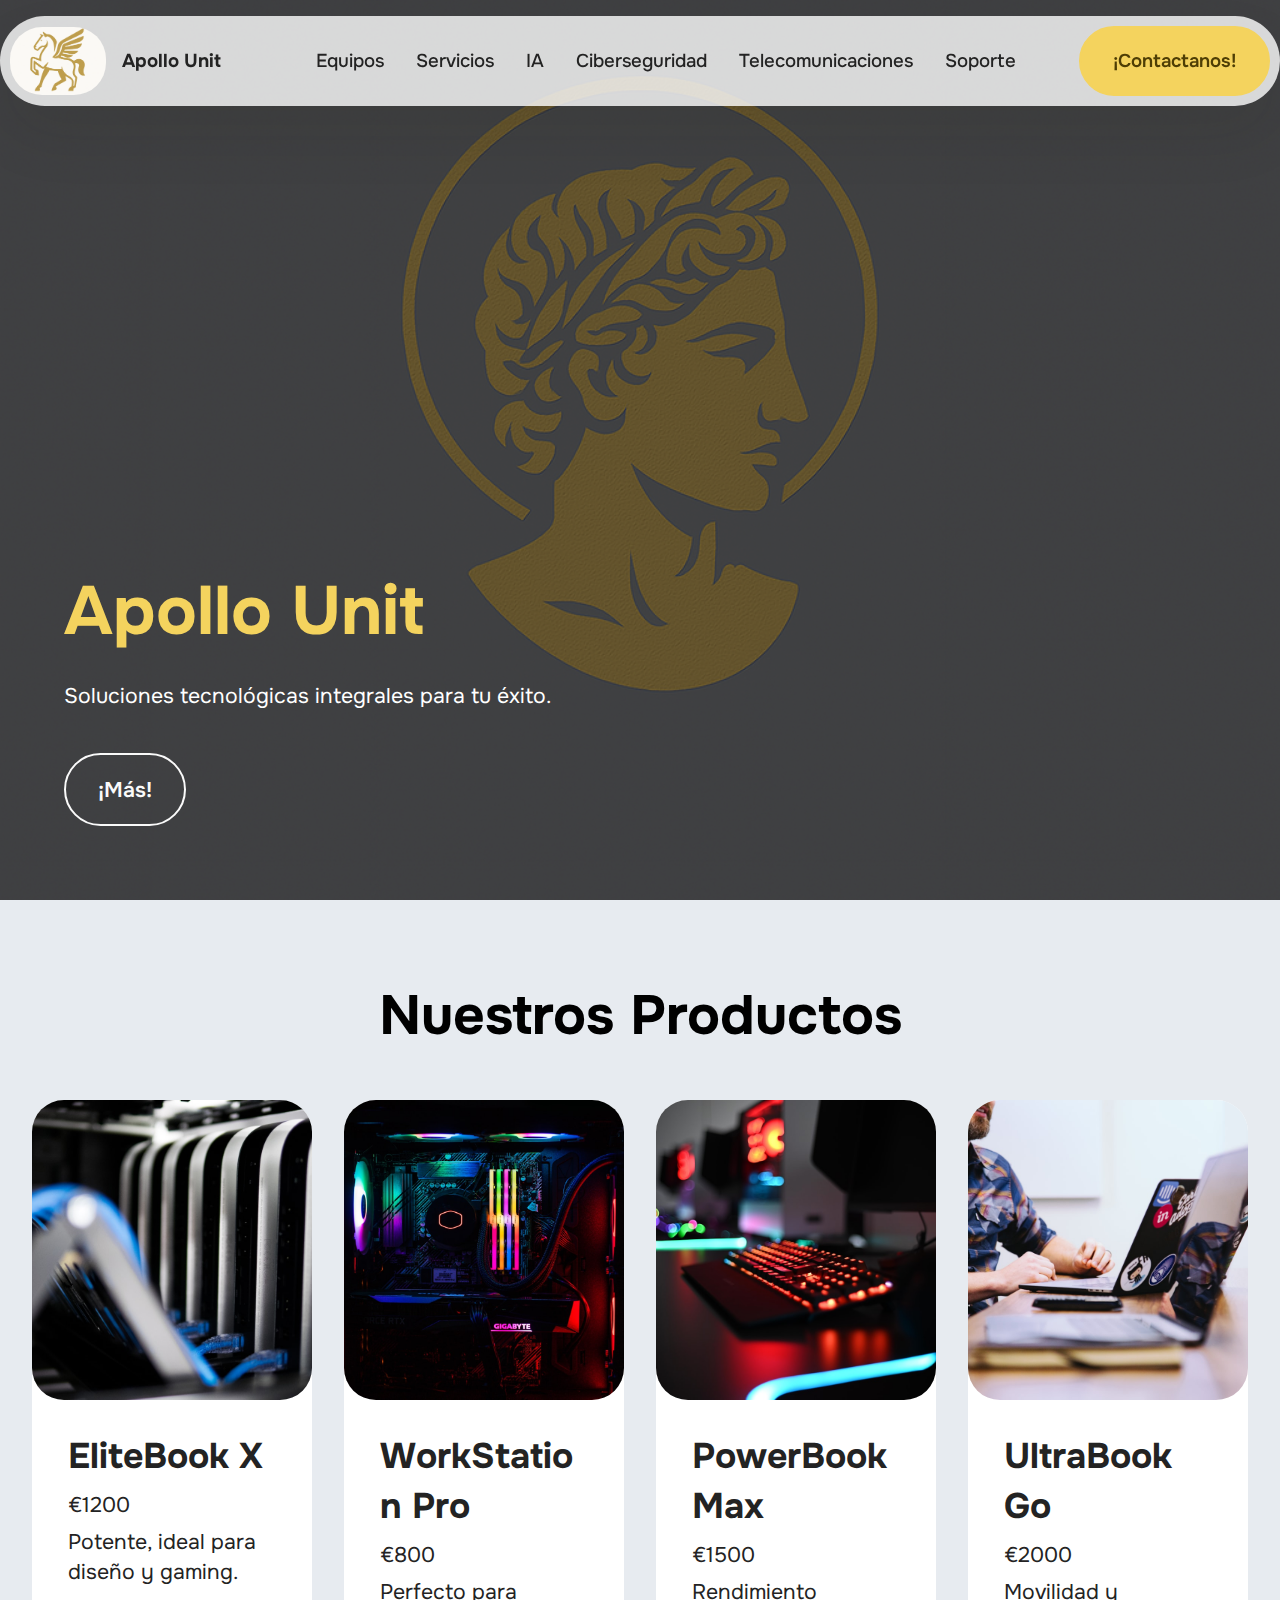
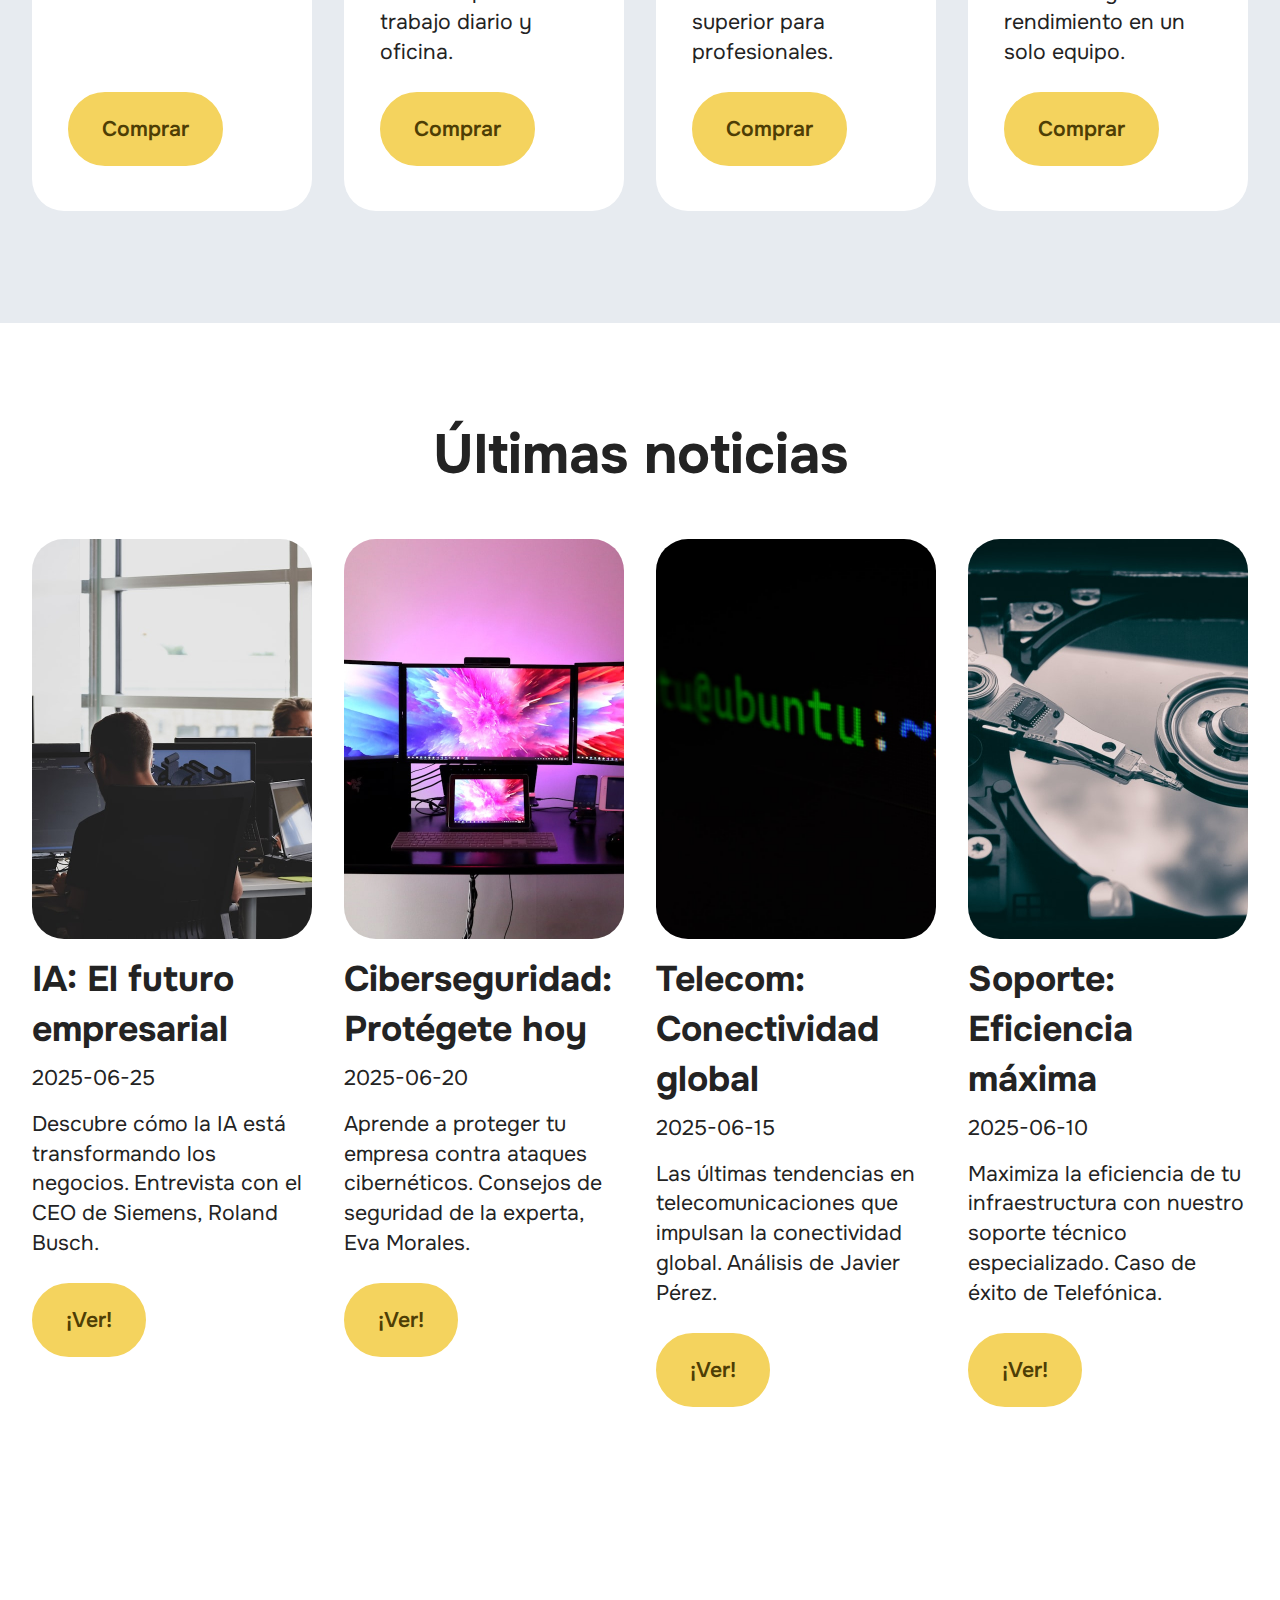
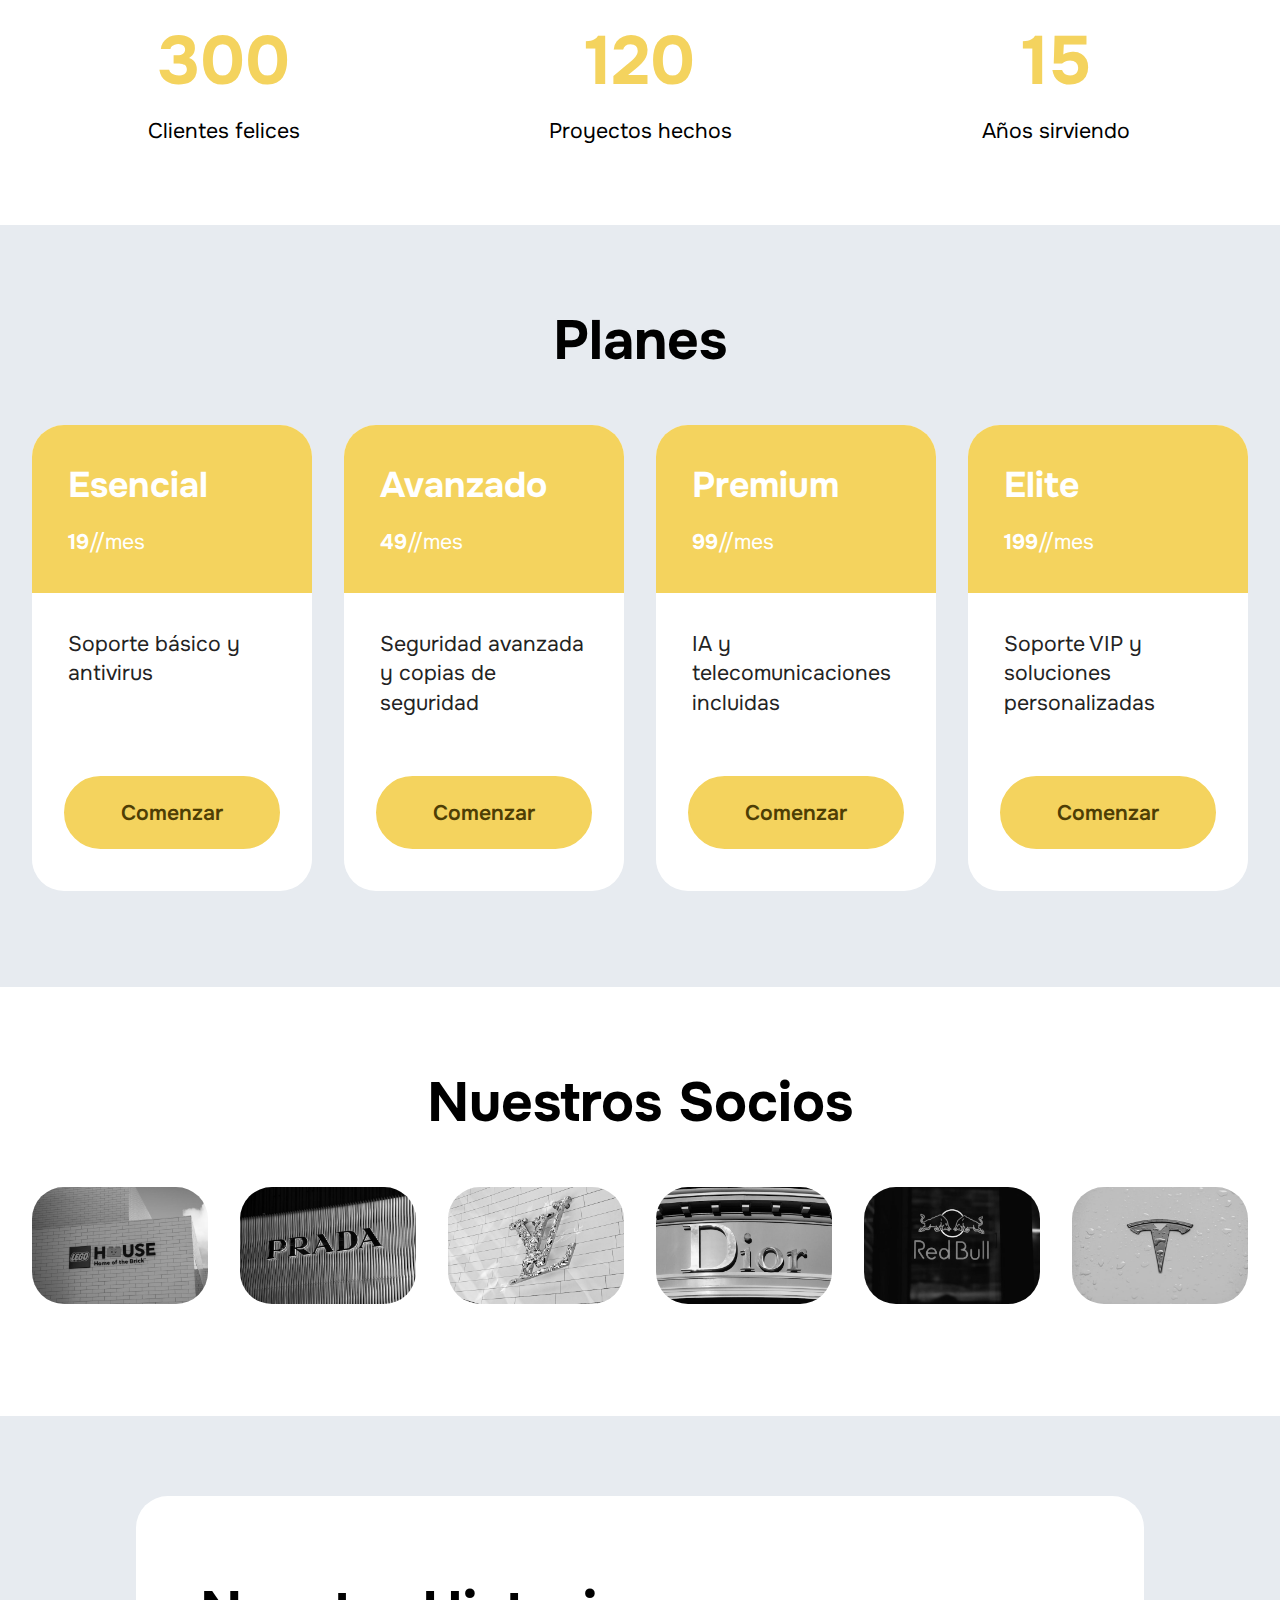
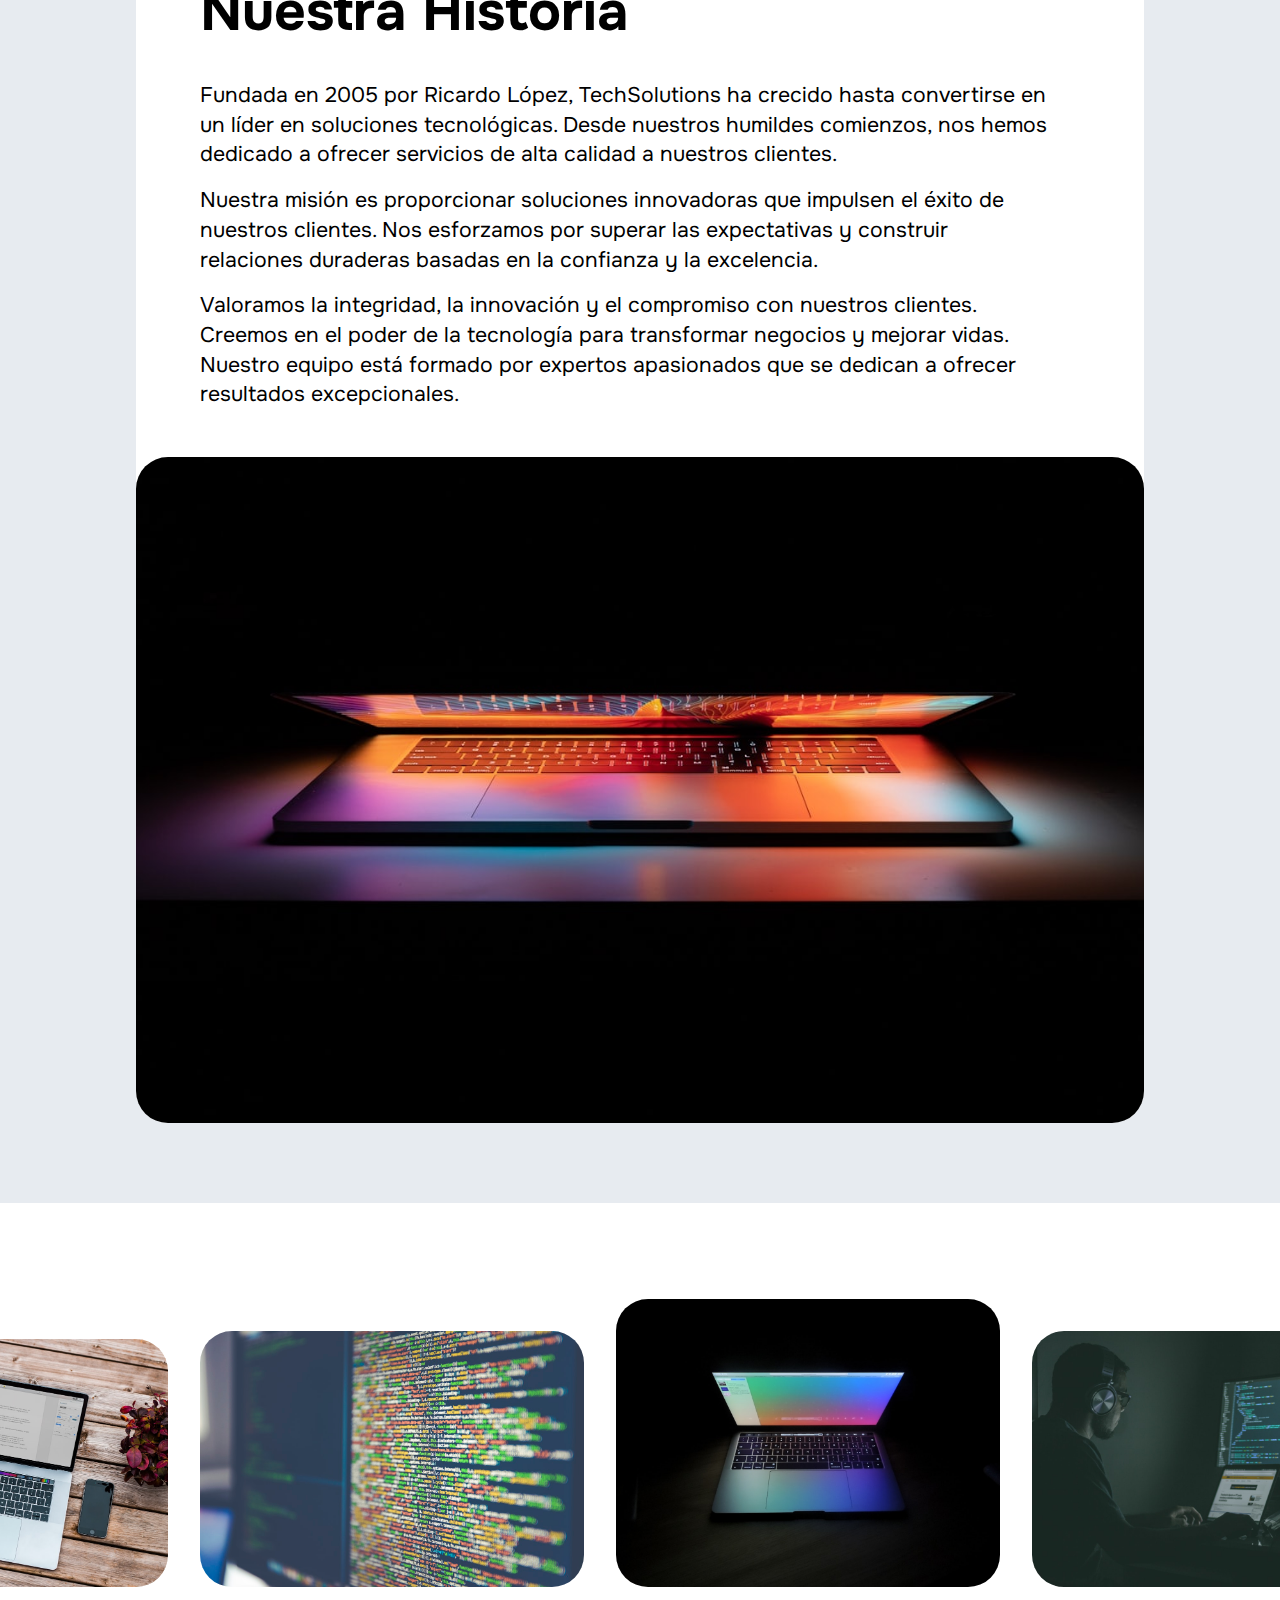
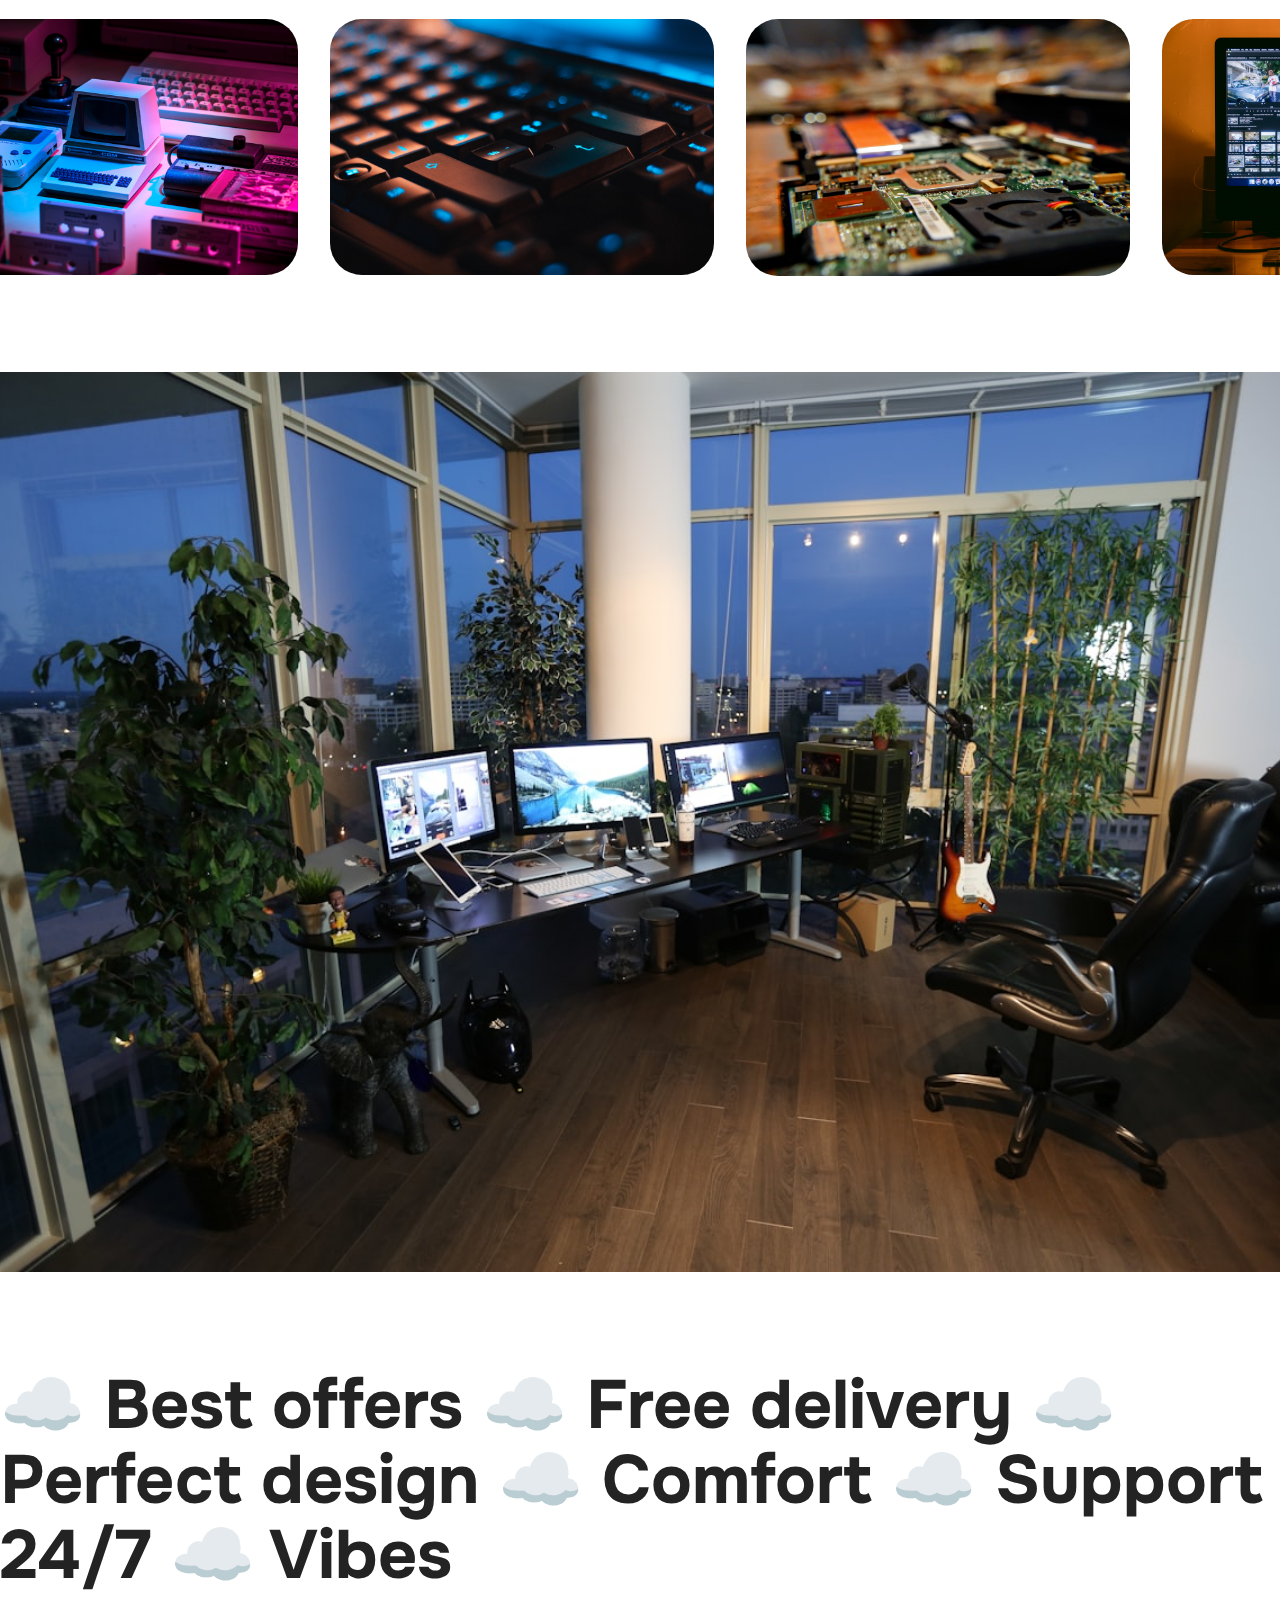
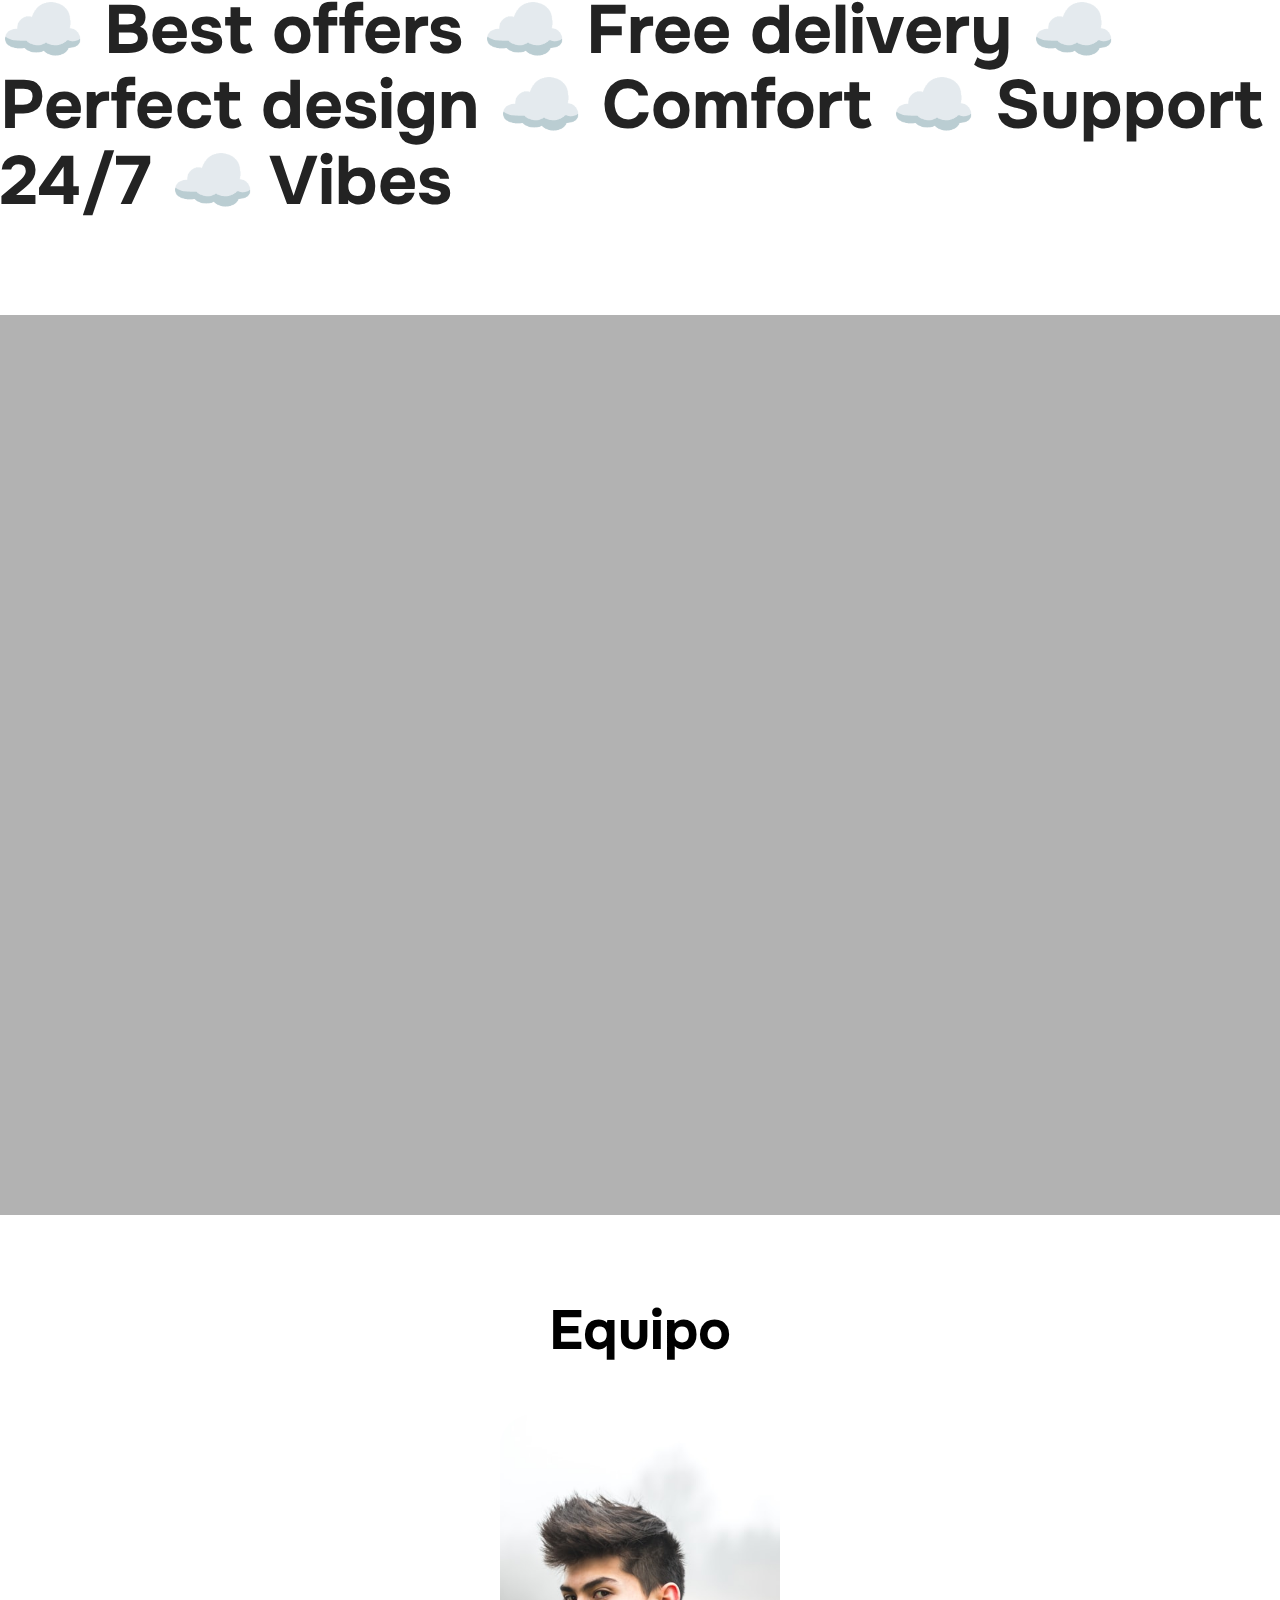
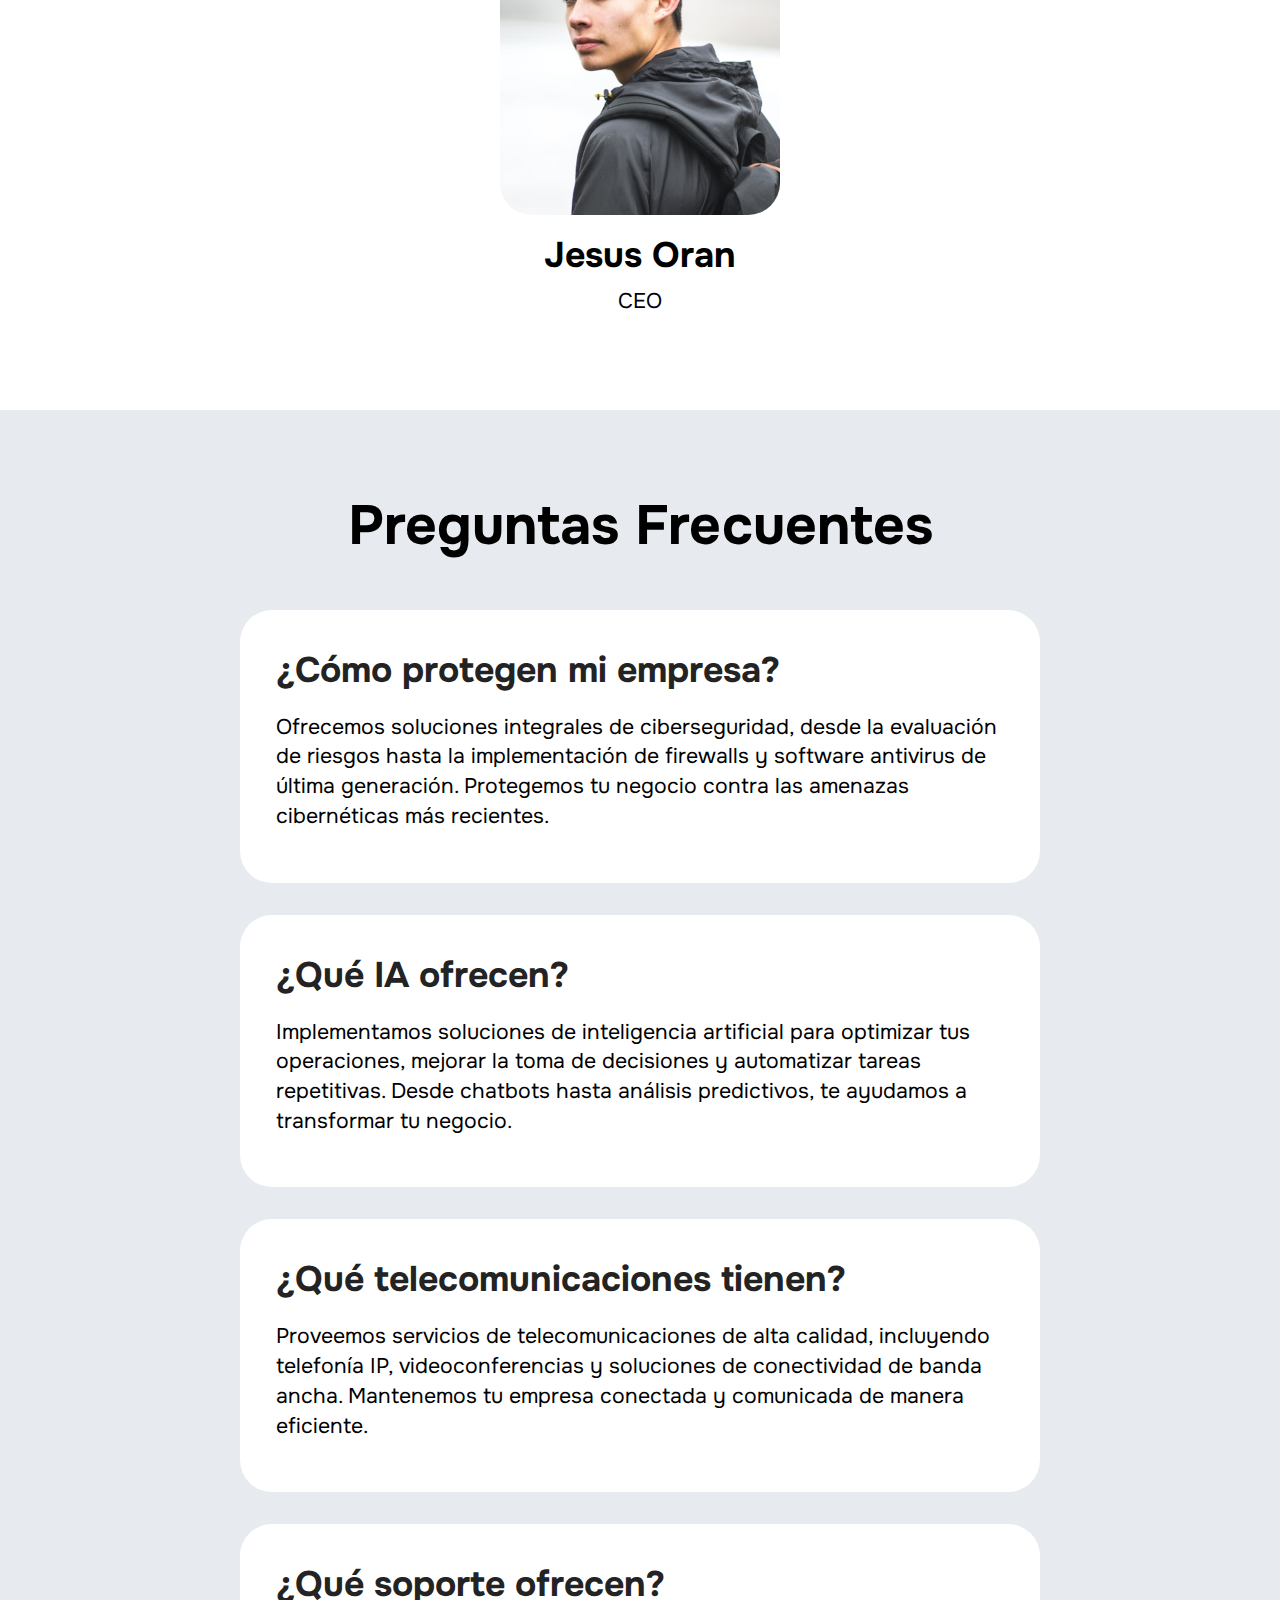
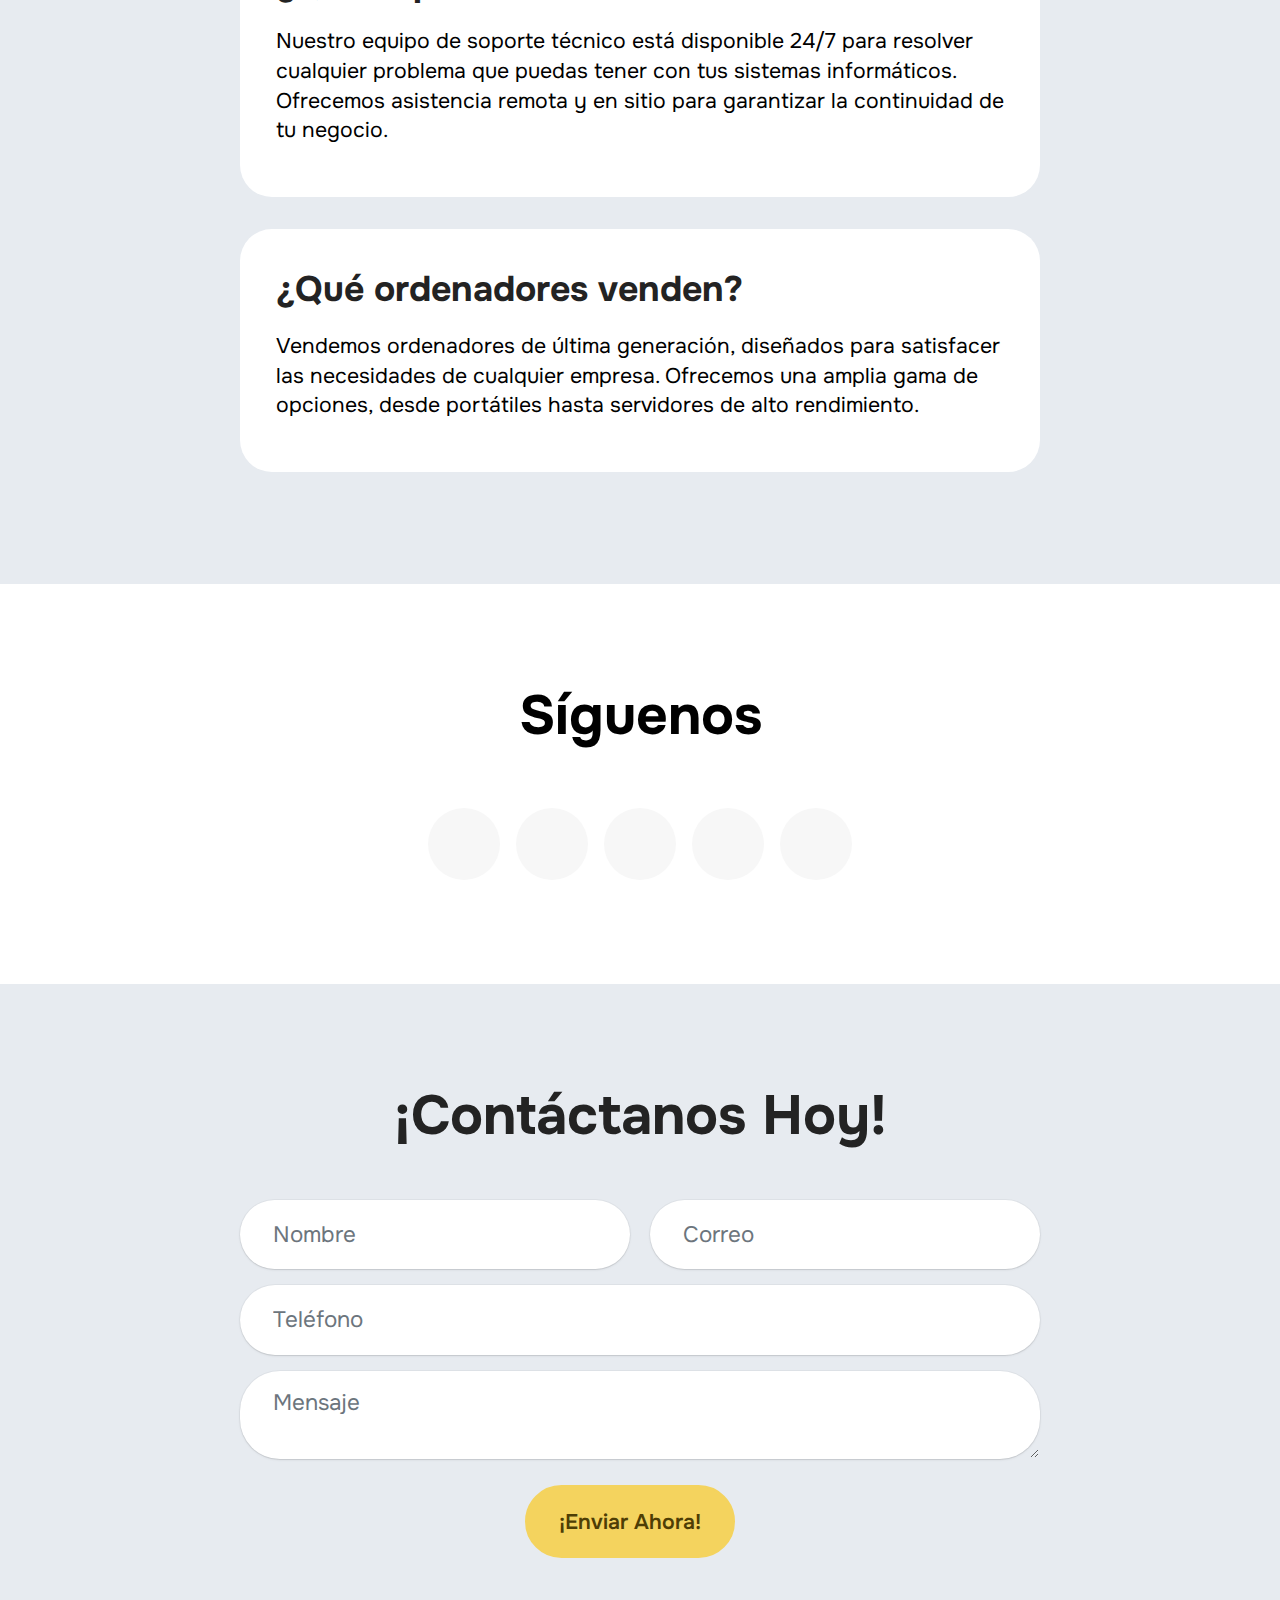
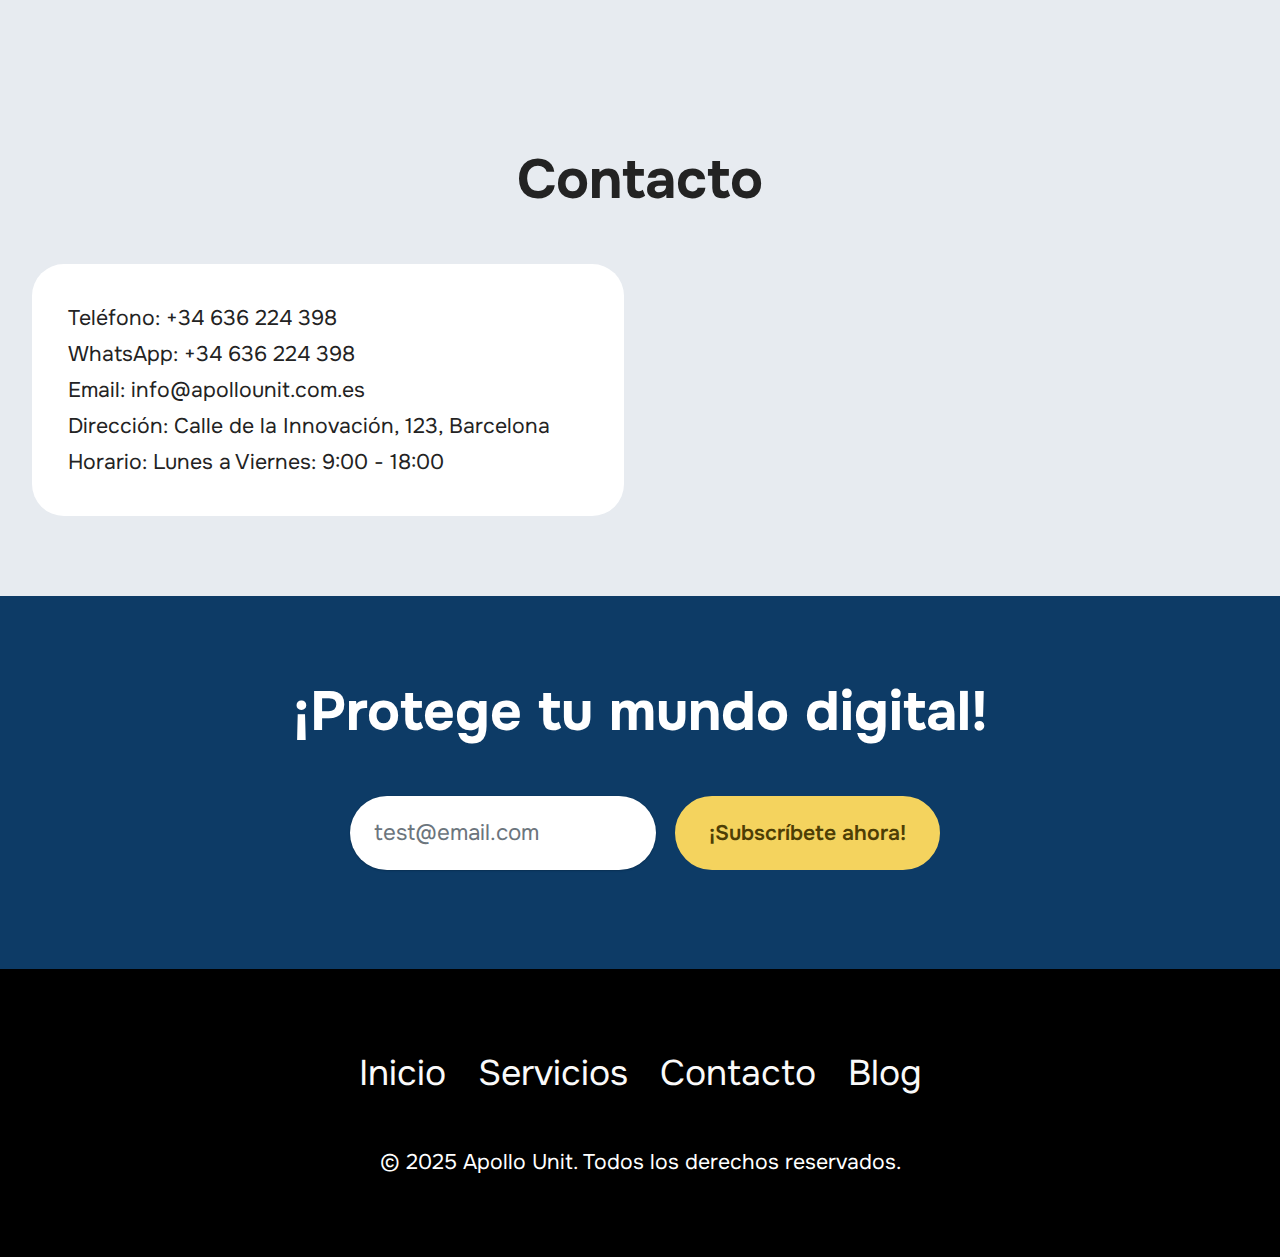
<file: 1600610.mobirisesite.com/index.html>
<!DOCTYPE html>
<html >

<meta http-equiv="content-type" content="text/html;charset=utf-8" />
<head>
  <meta charset="UTF-8">
  <meta http-equiv="X-UA-Compatible" content="IE=edge">
  <meta name="generator" content="Mobirise v5.9.13, a.mobirise.com">
  <meta name="viewport" content="width=device-width, initial-scale=1, minimum-scale=1">
  <link rel="shortcut icon" href="1600610/assets/images/photo-1517430816045-df4b7de11d1d.jpg" type="image/x-icon">
  <meta name="description" content="Ofrecemos soluciones informáticas integrales: venta de ordenadores, ciberseguridad avanzada, inteligencia artificial, telecomunicaciones eficientes y soporte técnico especializado. Diseño web elegante y profesional para su empresa.">
  <title>Soluciones Informáticas Integrales: Ordenadores, Ciberseguridad, IA y Telecomunicaciones</title>
  <link rel="stylesheet" href="../r.mobirisesite.com/1600610/assets/web/assets/mobirise-icons2/mobirise27382.css?rnd=1751196082554">
  <link rel="stylesheet" href="../r.mobirisesite.com/1600610/assets/bootstrap/css/bootstrap.min7382.css?rnd=1751196082554">
  <link rel="stylesheet" href="../r.mobirisesite.com/1600610/assets/bootstrap/css/bootstrap-grid.min7382.css?rnd=1751196082554">
  <link rel="stylesheet" href="../r.mobirisesite.com/1600610/assets/bootstrap/css/bootstrap-reboot.min7382.css?rnd=1751196082554">
  <link rel="stylesheet" href="../r.mobirisesite.com/1600610/assets/parallax/jarallax7382.css?rnd=1751196082554">
  <link rel="stylesheet" href="../r.mobirisesite.com/1600610/assets/dropdown/css/style7382.css?rnd=1751196082554">
  <link rel="stylesheet" href="../r.mobirisesite.com/1600610/assets/socicon/css/styles7382.css?rnd=1751196082554">
  <link rel="stylesheet" href="../r.mobirisesite.com/1600610/assets/theme/css/style7382.css?rnd=1751196082554">
  <link rel="preload" href="https://fonts.googleapis.com/css2?family=Onest:wght@400;700&amp;display=swap&amp;display=swap" as="style" onload="this.onload=null;this.rel='stylesheet'">
  <noscript><link rel="stylesheet" href="https://fonts.googleapis.com/css2?family=Onest:wght@400;700&amp;display=swap&amp;display=swap"></noscript>
  <link rel="stylesheet" href="../r.mobirisesite.com/1600610/assets/css/mbr-additional7382.css?rnd=1751196082554" type="text/css">
  
  
  
  

<style>
.navbar-fixed-top {
  top: auto;
}
#mobirisePromo.container-banner {
  height: 11rem;
  opacity: 1;
  -webkit-animation: 11s linear animationHeight;
  -moz-animation: 11s linear animationHeight;
    -o-animation: 11s linear animationHeight;
       animation: 11s linear animationHeight;
       transition: all  0.5s;
}
#mobirisePromo.container-banner.container-banner-closing {
  pointer-events: none;
  height: 0;
  opacity: 0;
  -webkit-animation: 0.5s linear animationClosing;
  -moz-animation:  0.5s linear animationClosing;
    -o-animation:  0.5s linear animationClosing;
       animation:  0.5s linear animationClosing;
}
#mobirisePromo .banner {
  min-height: 11rem;
  position:fixed;
  top: 0;
  left: 0;
  right: 0;
  background: #fff;
  padding: 10px;
  opacity:1;
  -webkit-animation: 11s linear animationBanner;
  -moz-animation: 11s linear animationBanner;
    -o-animation: 11s linear animationBanner;
       animation: 11s linear animationBanner;
  z-index: 1031;
  display: flex;
  flex-direction: column;
  justify-content: center;
}
#mobirisePromo .banner p {
  overflow: hidden;
  display: -webkit-box;
  -webkit-line-clamp: 4;
  -webkit-box-orient: vertical;
  animation: none;
  visibility: visible;
}
#mobirisePromo .buy-license {
  text-decoration: underline;
}
#mobirisePromo .banner .btn {
  margin: 0.3rem 0.5rem;
  animation: none;
  visibility: visible;
}
.navbar.opened {
    z-index: 1032;
}
#mobirisePromo .mbr-section-abuse-report {
  margin-top: 0.8rem;
  font-size: 80%;
}
#mobirisePromo .mbr-section-abuse-report a {
  color: #aaa;
}
@-webkit-keyframes animationBanner { 0% { opacity: 0; top: -11rem; } 91% { opacity: 0; top: -11rem; } 100% { opacity: 1; top: 0; } }
@-moz-keyframes animationBanner { 0% { opacity: 0; top: -11rem; } 91% { opacity: 0; top: -11rem; } 100% { opacity: 1; top: 0; } }
@-o-keyframes animationBanner { 0% { opacity: 0; top: -11rem; } 91% { opacity: 0; top: -11rem; } 100% { opacity: 1; top: 0; } }
   @keyframes animationBanner { 0% { opacity: 0; top: -11rem; } 91% { opacity: 0; top: -11rem; } 100% { opacity: 1; top: 0; } }
@-webkit-keyframes animationHeight { 0% { height: 0; } 91% { height: 0; } 100% { height: 11rem; } }
@-moz-keyframes animationHeight { 0% { height: 0; } 91% { height: 0; } 100% { height: 11rem; } }
@-o-keyframes animationHeight { 0% { height: 0; } 91% { height: 0; } 100% { height: 11rem; } }
   @keyframes animationHeight { 0% { height: 0; } 91% { height: 0; } 100% { height: 11rem; } }

@-webkit-keyframes animationClosing { 0% { height: 11rem; opacity: 1; } 30% { height: 11rem; opacity: 0.5;} 100% { height: 0; opacity: 0;} }
@-moz-keyframes animationClosing { 0% { height: 11rem; opacity: 1; } 30% { height: 11rem; opacity: 0.5;} 100% { height: 0; opacity: 0;} }
@-o-keyframes animationClosing { 0% { height: 11rem; opacity: 1; } 30% { height: 11rem; opacity: 0.5;} 100% { height: 0; opacity: 0;} }
@keyframes animationClosing { 0% { height: 11rem; opacity: 1; } 30% { height: 11rem; opacity: 0.5;} 100% { height: 0; opacity: 0;} }

@media(max-width: 575px) {
  #mobirisePromo.container-banner {
    height: 14rem;
  }
  #mobirisePromo .banner {
    min-height: 14rem;
  }
  @-webkit-keyframes animationBanner { 0% { opacity: 0; top: -14rem; } 91% { opacity: 0; top: -14rem; } 100% { opacity: 1; top: 0; } }
  @-moz-keyframes animationBanner { 0% { opacity: 0; top: -14rem; } 91% { opacity: 0; top: -14rem; } 100% { opacity: 1; top: 0; } }
  @-o-keyframes animationBanner { 0% { opacity: 0; top: -14rem; } 91% { opacity: 0; top: -14rem; } 100% { opacity: 1; top: 0; } }
    @keyframes animationBanner { 0% { opacity: 0; top: -14rem; } 91% { opacity: 0; top: -14rem; } 100% { opacity: 1; top: 0; } }
  @-webkit-keyframes animationHeight { 0% { height: 0; } 91% { height: 0; } 100% { height: 14rem; } }
  @-moz-keyframes animationHeight { 0% { height: 0; } 91% { height: 0; } 100% { height: 14rem; } }
  @-o-keyframes animationHeight { 0% { height: 0; } 91% { height: 0; } 100% { height: 14rem; } }
    @keyframes animationHeight { 0% { height: 0; } 91% { height: 0; } 100% { height: 14rem; } }

  @-webkit-keyframes animationClosing { 0% { height: 14rem; opacity: 1; } 30% { height: 14rem; opacity: 0.5;} 100% { height: 0; opacity: 0;} }
  @-moz-keyframes animationClosing { 0% { height: 14rem; opacity: 1; } 30% { height: 14rem; opacity: 0.5;} 100% { height: 0; opacity: 0;} }
  @-o-keyframes animationClosing { 0% { height: 14rem; opacity: 1; } 30% { height: 14rem; opacity: 0.5;} 100% { height: 0; opacity: 0;} }
  @keyframes animationClosing { 0% { height: 14rem; opacity: 1; } 30% { height: 14rem; opacity: 0.5;} 100% { height: 0; opacity: 0;} }
}
</style>
</head>
<body>
  
  <section data-bs-version="5.1" class="menu menu2 cid-uPvy05v2Zg" once="menu" id="menu-5-uPvy05v2Zg">
	<nav class="navbar navbar-dropdown navbar-fixed-top navbar-expand-lg">
		<div class="container">
			<div class="navbar-brand">
				<span class="navbar-logo">
					<a href="https://jesusoran.com/">
						<img src="../r.mobirisesite.com/1600610/assets/images/logo_caballo_blanco.png" alt="Mobirise Website Builder" style="height: 4.3rem;">
					</a>
				</span>
				<span class="navbar-caption-wrap"><a class="navbar-caption text-black display-4" href="https://mobiri.se/">Apollo Unit</a></span>
			</div>
			<button class="navbar-toggler" type="button" data-toggle="collapse" data-bs-toggle="collapse" data-target="#navbarSupportedContent" data-bs-target="#navbarSupportedContent" aria-controls="navbarNavAltMarkup" aria-expanded="false" aria-label="Toggle navigation">
				<div class="hamburger">
					<span></span>
					<span></span>
					<span></span>
					<span></span>
				</div>
			</button>
			<div class="collapse navbar-collapse" id="navbarSupportedContent">
				<ul class="navbar-nav nav-dropdown" data-app-modern-menu="true">
                    <li class="nav-item">
						<a class="nav-link link text-black display-4" href="https://jesusoran.com/" aria-expanded="false">Equipos</a>
					</li>
					<li class="nav-item">
						<a class="nav-link link text-black display-4" href="https://jesusoran.com/">Servicios</a>
					</li>
                    <li class="nav-item">
						<a class="nav-link link text-black display-4" href="https://jesusoran.com/" aria-expanded="false">IA</a>
					</li>
					<li class="nav-item">
						<a class="nav-link link text-black display-4" href="https://jesusoran.com/" aria-expanded="false">Ciberseguridad</a>
					</li>
                    <li class="nav-item">
						<a class="nav-link link text-black display-4" href="https://jesusoran.com/" aria-expanded="false">Telecomunicaciones</a>
					</li>
					<li class="nav-item">
						<a class="nav-link link text-black display-4" href="https://jesusoran.com/">Soporte</a>
					</li>
				</ul>
				
				<div class="navbar-buttons mbr-section-btn"><a class="btn btn-primary display-4" href="https://jesusoran.com/">¡Contactanos!</a></div>
			</div>
		</div>
	</nav>
</section>

<section data-bs-version="5.1" class="header18 cid-uPvy05wFXz mbr-fullscreen" id="hero-15-uPvy05wFXz" style="background-image: url('../r.mobirisesite.com/1600610/assets/images/fondo_logo.png'); background-size: cover; background-position: center;">
  <div class="mbr-overlay" style="opacity: 0.5; background-color: rgb(0, 0, 0);"></div>
  <div class="container-fluid">
    <div class="row">
      <div class="content-wrap col-12 col-md-12">
        <h1 class="mbr-section-title mbr-fonts-style mbr-white mb-4 display-1">
          <strong>Apollo Unit</strong>
        </h1>
        <p class="mbr-fonts-style mbr-text mbr-white mb-4 display-7">Soluciones tecnológicas integrales para tu éxito.</p>
        <div class="mbr-section-btn">
          <a class="btn btn-white-outline display-7" href="https://jesusoran.com/">¡Más!</a>
        </div>
      </div>
    </div>
  </div>
</section>



<section data-bs-version="5.1" class="pricing02 cid-uPvy05yPHH" id="product-list-8-uPvy05yPHH">
    <div class="container-fluid">
        <div class="row justify-content-center">
            <div class="col-12 content-head">
                <div class="mbr-section-head mb-5">
                    <h4 class="mbr-section-title mbr-fonts-style align-center mb-0 display-2">
                        <strong>Nuestros Productos</strong>
                    </h4>
                    
                    
                </div>
            </div>
        </div>
        <div class="row">
            <div class="item features-image col-12 col-md-6 col-lg-3">
                <div class="item-wrapper">
                    <div class="item-img">
                        <img src="../r.mobirisesite.com/1600610/assets/images/photo-1507333199169-84fd735371fb.jpg" alt="Mobirise Website Builder">
                    </div>
                    <div class="item-content">
                        <h5 class="item-title mbr-fonts-style display-5">
                            <strong>EliteBook X</strong>
                        </h5>
                        <h6 class="item-subtitle mbr-fonts-style display-7">€1200</h6>
                        <p class="mbr-text mbr-fonts-style display-7">Potente, ideal para diseño y gaming.</p>
                        <div class="mbr-section-btn item-footer">
                            <a href="#" class="btn item-btn btn-primary display-7">Comprar</a>
                        </div>
                    </div>

                </div>
            </div>
            <div class="item features-image col-12 col-md-6 col-lg-3">
                <div class="item-wrapper">
                    <div class="item-img">
                        <img src="../r.mobirisesite.com/1600610/assets/images/photo-1627281795244-0f5db916344a.jpg" alt="Mobirise Website Builder">
                    </div>
                    <div class="item-content">
                        <h5 class="item-title mbr-fonts-style display-5">
                            <strong>WorkStation Pro</strong>
                        </h5>
                        <h6 class="item-subtitle mbr-fonts-style display-7">€800</h6>
                        <p class="mbr-text mbr-fonts-style display-7">Perfecto para trabajo diario y oficina.</p>
                        <div class="mbr-section-btn item-footer">
                            <a href="#" class="btn item-btn btn-primary display-7">Comprar</a>
                        </div>
                    </div>
                </div>
            </div>
            <div class="item features-image col-12 col-md-6 col-lg-3">
                <div class="item-wrapper">
                    <div class="item-img">
                        <img src="../r.mobirisesite.com/1600610/assets/images/photo-1636036824578-d0d300a4effb.jpg" alt="Mobirise Website Builder">
                    </div>
                    <div class="item-content">
                        <h5 class="item-title mbr-fonts-style display-5">
                            <strong>PowerBook Max</strong>
                        </h5>
                        <h6 class="item-subtitle mbr-fonts-style display-7">€1500</h6>
                        <p class="mbr-text mbr-fonts-style display-7">Rendimiento superior para profesionales.</p>
                        <div class="mbr-section-btn item-footer">
                            <a href="#" class="btn item-btn btn-primary display-7">Comprar</a>
                        </div>
                    </div>
                </div>
            </div>
            <div class="item features-image col-12 col-md-6 col-lg-3">
                <div class="item-wrapper">
                    <div class="item-img">
                        <img src="../r.mobirisesite.com/1600610/assets/images/photo-1518107616985-bd48230d3b20.jpg">
                    </div>
                    <div class="item-content">
                        <h5 class="item-title mbr-fonts-style display-5">
                            <strong>UltraBook Go</strong>
                        </h5>
                        <h6 class="item-subtitle mbr-fonts-style display-7">€2000</h6>
                        <p class="mbr-text mbr-fonts-style display-7">Movilidad y rendimiento en un solo equipo.</p>
                        <div class="mbr-section-btn item-footer">
                            <a href="#" class="btn item-btn btn-primary display-7">Comprar</a>
                        </div>
                    </div>
                </div>
            </div>
        </div>
    </div>
</section>


<section data-bs-version="5.1" class="features03 cid-uPvy05xE5A" id="news-1-uPvy05xE5A">
  <div class="container-fluid">
    <div class="row justify-content-center mb-5">
      <div class="col-12 content-head">
        <div class="mbr-section-head">
          <h4 class="mbr-section-title mbr-fonts-style align-center mb-0 display-2">
            <strong>Últimas noticias</strong>
          </h4>
          
        </div>
      </div>
    </div>
    <div class="row">
      <div class="item features-image col-12 col-md-6 col-lg-3 active">
        <div class="item-wrapper">
          <div class="item-img mb-3">
            <img src="../r.mobirisesite.com/1600610/assets/images/photo-1629904853716-f0bc54eea481.jpg" alt="Mobirise Website Builder" title="">
          </div>
          <div class="item-content align-left">
            <h5 class="item-title mbr-fonts-style mt-0 mb-2 display-5">
              <strong>IA: El futuro empresarial</strong>
            </h5>
            <p class="mbr-text mbr-fonts-style mb-3 display-7">2025-06-25</p>
            <p class="mbr-text mbr-fonts-style mb-3 display-7">Descubre cómo la IA está transformando los negocios. Entrevista con el CEO de Siemens, Roland Busch.</p>
            <div class="mbr-section-btn item-footer">
              <a href="#" class="btn item-btn btn-primary display-7">¡Ver!</a>
            </div>
          </div>
        </div>
      </div>
      <div class="item features-image col-12 col-md-6 col-lg-3">
        <div class="item-wrapper">
          <div class="item-img mb-3">
            <img src="../r.mobirisesite.com/1600610/assets/images/photo-1598986646512-9330bcc4c0dc.jpg" alt="Mobirise Website Builder" title="" data-slide-to="1" data-bs-slide-to="1">
          </div>
          <div class="item-content align-left">
            <h5 class="item-title mbr-fonts-style mb-2 mt-0 display-5">
              <strong>Ciberseguridad: Protégete hoy</strong>
            </h5>
            <p class="mbr-text mbr-fonts-style mb-3 display-7">2025-06-20</p>
            <p class="mbr-text mbr-fonts-style mb-3 display-7">Aprende a proteger tu empresa contra ataques cibernéticos. Consejos de seguridad de la experta, Eva Morales.</p>
            <div class="mbr-section-btn item-footer">
              <a href="#" class="btn item-btn btn-primary display-7">¡Ver!</a>
            </div>
          </div>
        </div>
      </div>
      <div class="item features-image col-12 col-md-6 col-lg-3">
        <div class="item-wrapper">
          <div class="item-img mb-3">
            <img src="../r.mobirisesite.com/1600610/assets/images/photo-1629654291663-b91ad427698f.jpg" alt="Mobirise Website Builder" title="" data-slide-to="2" data-bs-slide-to="2">
          </div>
          <div class="item-content align-left">
            <h5 class="item-title mbr-fonts-style mb-2 mt-0 display-5">
              <strong>Telecom: Conectividad global</strong>
            </h5>
            <p class="mbr-text mbr-fonts-style mb-3 display-7">2025-06-15</p>
            <p class="mbr-text mbr-fonts-style mb-3 display-7">Las últimas tendencias en telecomunicaciones que impulsan la conectividad global. Análisis de Javier Pérez.</p>
            <div class="mbr-section-btn item-footer">
              <a href="#" class="btn item-btn btn-primary display-7">¡Ver!</a>
            </div>
          </div>
        </div>
      </div>
      <div class="item features-image col-12 col-md-6 col-lg-3">
        <div class="item-wrapper">
          <div class="item-img mb-3">
            <img src="../r.mobirisesite.com/1600610/assets/images/photo-1484662020986-75935d2ebc66.jpg" alt="Mobirise Website Builder" title="" data-slide-to="2" data-bs-slide-to="2">
          </div>
          <div class="item-content align-left">
            <h5 class="item-title mbr-fonts-style mb-2 mt-0 display-5">
              <strong>Soporte: Eficiencia máxima</strong>
            </h5>
            <p class="mbr-text mbr-fonts-style mb-3 display-7">2025-06-10</p>
            <p class="mbr-text mbr-fonts-style mb-3 display-7">Maximiza la eficiencia de tu infraestructura con nuestro soporte técnico especializado. Caso de éxito de Telefónica.</p>
            <div class="mbr-section-btn item-footer">
              <a href="#" class="btn item-btn btn-primary display-7">¡Ver!</a>
            </div>
          </div>
        </div>
      </div>
    </div>
  </div>
</section>

<section data-bs-version="5.1" class="features10 cid-uPvy05xLED" id="metrics-2-uPvy05xLED">
  

  
  
  <div class="container">
    
    <div class="row justify-content-center">
      <div class="item features-without-image col-12 col-md-6 col-lg-4">
        <div class="item-wrapper">
          <div class="card-box align-left">
            
            <p class="card-title mbr-fonts-style mb-3 display-1">
              <strong>300</strong>
            </p>
            <p class="card-text mbr-fonts-style mb-3 display-7">Clientes felices</p>
            
          </div>
        </div>
      </div>
      <div class="item features-without-image col-12 col-md-6 col-lg-4">
        <div class="item-wrapper">
          <div class="card-box align-left">
            
            <p class="card-title mbr-fonts-style mb-3 display-1">
              <strong>120</strong>
            </p>
            <p class="card-text mbr-fonts-style mb-3 display-7">Proyectos hechos</p>
            
          </div>
        </div>
      </div>
      <div class="item features-without-image col-12 col-md-6 col-lg-4">
        <div class="item-wrapper">
          <div class="card-box align-left">
            
            <p class="card-title mbr-fonts-style mb-3 display-1">
              <strong>15</strong>
            </p>
            <p class="card-text mbr-fonts-style mb-3 display-7">Años sirviendo</p>
            
          </div>
        </div>
      </div>
    </div>
  </div>
</section>

<section data-bs-version="5.1" class="pricing1 cid-uPvy05xhSA" id="pricing-cards-1-uPvy05xhSA">
    
    
    <div class="container-fluid">
        <div class="row justify-content-center">
            <div class="col-12 content-head">
                <div class="mbr-section-head mb-5">
                    <h4 class="mbr-section-title mbr-fonts-style align-center mb-0 display-2">
                        <strong>Planes</strong>
                    </h4>
                    
                </div>
            </div>
        </div>
        <div class="row">
            <div class="item features-without-image col-12 col-md-6 col-lg-3 item-mb active">
                <div class="item-wrapper">
                    <div class="item-head">
                        <h5 class="item-title mbr-fonts-style mb-3 display-5">
                            <strong>Esencial</strong>
                        </h5>
                        <h6 class="item-subtitle mbr-fonts-style mt-0 mb-0 display-7">
                            <strong>19</strong>//mes
                        </h6>
                    </div>
                    <div class="item-content">
                        <p class="mbr-text mbr-fonts-style display-7">Soporte básico y antivirus</p>
                    </div>
                    <div class="mbr-section-btn item-footer">
                        <a href="#" class="btn item-btn btn-primary display-7">Comenzar</a>
                    </div>
                </div>
            </div>
            <div class="item features-without-image col-12 col-md-6 col-lg-3 item-mb">
                <div class="item-wrapper">
                    <div class="item-head">
                        <h5 class="item-title mbr-fonts-style mb-3 display-5">
                            <strong>Avanzado</strong>
                        </h5>
                        <h6 class="item-subtitle mbr-fonts-style mt-0 mb-0 display-7">
                            <strong>49</strong>//mes
                        </h6>
                    </div>
                    <div class="item-content">
                        <p class="mbr-text mbr-fonts-style display-7">Seguridad avanzada y copias de seguridad</p>
                    </div>
                    <div class="mbr-section-btn item-footer">
                        <a href="#" class="btn item-btn btn-primary display-7">Comenzar</a>
                    </div>
                </div>
            </div>

            <div class="item features-without-image col-12 col-md-6 col-lg-3 item-mb">
                <div class="item-wrapper">
                    <div class="item-head">
                        <h5 class="item-title mbr-fonts-style mb-3 display-5">
                            <strong>Premium</strong>
                        </h5>
                        <h6 class="item-subtitle mbr-fonts-style mt-0 mb-0 display-7">
                            <strong>99</strong>//mes
                        </h6>
                    </div>
                    <div class="item-content">
                        <p class="mbr-text mbr-fonts-style display-7">IA y telecomunicaciones incluidas</p>
                    </div>
                    <div class="mbr-section-btn item-footer">
                        <a href="#" class="btn item-btn btn-primary display-7">Comenzar</a>
                    </div>
                </div>
            </div>

            <div class="item features-without-image col-12 col-md-6 col-lg-3 item-mb">
                <div class="item-wrapper">
                    <div class="item-head">
                        <h5 class="item-title mbr-fonts-style mb-3 display-5">
                            <strong>Elite</strong>
                        </h5>
                        <h6 class="item-subtitle mbr-fonts-style mt-0 mb-0 display-7">
                            <strong>199</strong>//mes
                        </h6>
                    </div>
                    <div class="item-content">
                        <p class="mbr-text mbr-fonts-style display-7">Soporte VIP y soluciones personalizadas</p>
                    </div>
                    <div class="mbr-section-btn item-footer">
                        <a href="#" class="btn item-btn btn-primary display-7">Comenzar</a>
                    </div>
                </div>
            </div>
        </div>
    </div>
</section>

<section data-bs-version="5.1" class="clients04 cid-uPvy05yegy" id="partners-1-uPvy05yegy">
    <div class="container-fluid">
        <div class="row justify-content-center mb-5">
            <div class="col-12 content-head">
                <div class="mbr-section-head">
                    <h4 class="mbr-section-title mbr-fonts-style align-center mb-0 display-2">
                        <strong>Nuestros Socios</strong>
                    </h4>
                    
                </div>
            </div>
        </div>
        <div class="row">
            <div class="item features-image col-12 col-md-6 col-sm-6 col-lg-2 active">
                <div class="item-wrapper">
                    <div class="">
                        <img src="../r.mobirisesite.com/1600610/assets/images/photo-1681415851723-dca11d0ec9a6.jpg" alt="Mobirise Website Builder" title="" data-slide-to="1" data-bs-slide-to="1">
                    </div>
                    
                </div>
            </div>
            <div class="item features-image col-12 col-md-6 col-sm-6 col-lg-2">
                <div class="item-wrapper">
                    <div class="">
                        <img src="../r.mobirisesite.com/1600610/assets/images/photo-1651853082689-706323a31427.jpg" alt="Mobirise Website Builder" title="" data-slide-to="2" data-bs-slide-to="2">
                    </div>
                    
                </div>
            </div>
            <div class="item features-image col-12 col-md-6 col-sm-6 col-lg-2">
                <div class="item-wrapper">
                    <div class="">
                        <img src="../r.mobirisesite.com/1600610/assets/images/photo-1596622723231-b20320c7346b.jpg" alt="Mobirise Website Builder" title="" data-slide-to="3" data-bs-slide-to="3">
                    </div>
                    
                </div>
            </div>
            <div class="item features-image col-12 col-md-6 col-sm-6 col-lg-2">
                <div class="item-wrapper">
                    <div class="">
                        <img src="../r.mobirisesite.com/1600610/assets/images/photo-1646825461394-ebd1800141d1.jpg" alt="Mobirise Website Builder" title="" data-slide-to="4" data-bs-slide-to="4">
                    </div>
                    
                </div>
            </div>
            <div class="item features-image col-12 col-md-6 col-sm-6 col-lg-2">
                <div class="item-wrapper">
                    <div class="">
                        <img src="../r.mobirisesite.com/1600610/assets/images/photo-1617727553252-65863c156eb0.jpg" alt="Mobirise Website Builder" title="" data-slide-to="5" data-bs-slide-to="5">
                    </div>
                    
                </div>
            </div>
            <div class="item features-image col-12 col-md-6 col-sm-6 col-lg-2">
                <div class="item-wrapper">
                    <div class="">
                        <img src="../r.mobirisesite.com/1600610/assets/images/photo-1651044450619-5ce74d316987.jpg" alt="Mobirise Website Builder" title="" data-slide-to="6" data-bs-slide-to="6">
                    </div>
                    
                </div>
            </div>
        </div>
    </div>
</section>

<section data-bs-version="5.1" class="article9 cid-uPvy05ys5Z" id="about-us-9-uPvy05ys5Z">
  

  
  
  <div class="container">
    <div class="row justify-content-center">
      <div class="card col-md-12 col-lg-10">
        <div class="card-wrapper">
          <div class="card-content-text">
            <h3 class="card-title mbr-fonts-style mbr-white mt-3 mb-4 display-2">
            <strong>Nuestra Historia</strong>
          </h3>
          <div class="row card-box align-left">
            <div class="item features-without-image col-12">
              <div class="item-wrapper">
                
                <p class="mbr-text mbr-fonts-style display-7">Fundada en 2005 por Ricardo López, TechSolutions ha crecido hasta convertirse en un líder en soluciones tecnológicas. Desde nuestros humildes comienzos, nos hemos dedicado a ofrecer servicios de alta calidad a nuestros clientes.</p>
              </div>
            </div>
            <div class="item features-without-image col-12">
              <div class="item-wrapper">
                
                <p class="mbr-text mbr-fonts-style display-7">Nuestra misión es proporcionar soluciones innovadoras que impulsen el éxito de nuestros clientes. Nos esforzamos por superar las expectativas y construir relaciones duraderas basadas en la confianza y la excelencia.</p>
              </div>
            </div>
            <div class="item features-without-image col-12">
              <div class="item-wrapper">
                
                <p class="mbr-text mbr-fonts-style display-7">Valoramos la integridad, la innovación y el compromiso con nuestros clientes. Creemos en el poder de la tecnología para transformar negocios y mejorar vidas. Nuestro equipo está formado por expertos apasionados que se dedican a ofrecer resultados excepcionales.</p>
              </div>
            </div>
          </div>
          </div>
          <div class="image-wrapper d-flex justify-content-center mt-3">
            <img src="../r.mobirisesite.com/1600610/assets/images/photo-1537498425277-c283d32ef9db.jpg" alt="Mobirise Website Builder">
          </div>
        </div>
      </div>
    </div>
  </div>
</section>

<section data-bs-version="5.1" class="gallery4 cid-uPvy05yygW" id="gallery-12-uPvy05yygW">
  <div class="container-fluid gallery-wrapper">
    <div class="row justify-content-center">
      <div class="col-12 content-head">
        
      </div>
    </div>
    <div class="grid-container">
      <div class="grid-container-1" style="transform: translate3d(-200px, 0px, 0px);">
        <div class="grid-item">
          <img src="../r.mobirisesite.com/1600610/assets/images/photo-1485988412941-77a35537dae4.jpg" alt="Mobirise Website Builder">
        </div>
        <div class="grid-item">
          <img src="../r.mobirisesite.com/1600610/assets/images/photo-1487058792275-0ad4aaf24ca7.jpg" alt="Mobirise Website Builder">
        </div>
        <div class="grid-item">
          <img src="../r.mobirisesite.com/1600610/assets/images/photo-1507764923504-cd90bf7da772.jpg" alt="Mobirise Website Builder">
        </div>
        <div class="grid-item">
          <img src="../r.mobirisesite.com/1600610/assets/images/photo-1510915228340-29c85a43dcfe.jpg" alt="Mobirise Website Builder">
        </div>
      </div>
      <div class="grid-container-2" style="transform: translate3d(-70px, 0px, 0px);">
        <div class="grid-item">
          <img src="../r.mobirisesite.com/1600610/assets/images/photo-1550745165-9bc0b252726f.jpg" alt="Mobirise Website Builder">
        </div>
        <div class="grid-item">
          <img src="../r.mobirisesite.com/1600610/assets/images/photo-1547394765-185e1e68f34e.jpg" alt="Mobirise Website Builder">
        </div>
        <div class="grid-item">
          <img src="../r.mobirisesite.com/1600610/assets/images/photo-1569615313731-7407da4f4594.jpg" alt="Mobirise Website Builder">
        </div>
        <div class="grid-item">
          <img src="../r.mobirisesite.com/1600610/assets/images/photo-1596725858508-70543890c732.jpg" alt="Mobirise Website Builder">
        </div>
      </div>
    </div>
  </div>
</section>

<section data-bs-version="5.1" class="image02 cid-uPvy05yTzf mbr-fullscreen mbr-parallax-background" id="image-13-uPvy05yTzf">
    <div class="container">
        <div class="row"></div>
    </div>
</section>


<!--
<section data-bs-version="5.1" class="slider2 mbr-embla cid-uPvy05zrYM" id="testimonials-1-uPvy05zrYM">
    <div class="position-relative text-center">
        <div class="embla" data-skip-snaps="true" data-align="center" data-auto-play="true" data-auto-play-interval="5" data-draggable="true">
            <div class="embla__viewport container-fluid">
                <div class="embla__container">
                    <div class="embla__slide slider-image item" style="margin-left: 10rem; margin-right: 10rem;">
                        <div class="user">
                            <div class="user_image">
                                <div class="item-wrapper position-relative">
                                    <img src="../r.mobirisesite.com/1600610/assets/images/photo-1492288991661-058aa541ff43.jpg" alt="Mobirise Website Builder">
                                </div>
                            </div>
                            <div class="user_text mb-4">
                                <p class="mbr-fonts-style display-5">
                                    <strong>Transformación digital exitosa.</strong>
                                </p>
                            </div>
                            <div class="user_name mbr-fonts-style mb-2 display-7">Carlos López</div>
                            <div class="user_desk mbr-fonts-style display-7">CEO</div>
                        </div>
                    </div>
                    <div class="embla__slide slider-image item" style="margin-left: 10rem; margin-right: 10rem;">
                        <div class="user">
                            <div class="user_image">
                                <div class="item-wrapper position-relative">
                                    <img src="../r.mobirisesite.com/1600610/assets/images/photo-1589571894960-20bbe2828d0a.jpg" alt="Mobirise Website Builder">
                                </div>
                            </div>
                            <div class="user_text mb-4">
                                <p class="mbr-fonts-style display-5">
                                    <strong>Soporte técnico inigualable.</strong>
                                </p>
                            </div>
                            <div class="user_name mbr-fonts-style mb-2 display-7">Ana Ruiz</div>
                            <div class="user_desk mbr-fonts-style display-7">CTO</div>
                        </div>
                    </div>
                    <div class="embla__slide slider-image item" style="margin-left: 10rem; margin-right: 10rem;">
                        <div class="user">
                            <div class="user_image">
                                <div class="item-wrapper position-relative">
                                    <img src="../r.mobirisesite.com/1600610/assets/images/photo-1629114112651-a8c8c27fb851.jpg" alt="Mobirise Website Builder">
                                </div>
                            </div>
                            <div class="user_text mb-4">
                                <p class="mbr-fonts-style display-5">
                                    <strong>Soluciones innovadoras y seguras.</strong>
                                </p>
                            </div>
                            <div class="user_name mbr-fonts-style mb-2 display-7">Pedro Gómez</div>
                            <div class="user_desk mbr-fonts-style display-7">CIO</div>
                        </div>
                    </div>
                </div>
            </div>
            <button class="embla__button embla__button--prev">
                <span class="mobi-mbri mobi-mbri-arrow-prev mbr-iconfont" aria-hidden="true"></span>
                <span class="sr-only visually-hidden visually-hidden">Previous</span>
            </button>
            <button class="embla__button embla__button--next">
                <span class="mobi-mbri mobi-mbri-arrow-next mbr-iconfont" aria-hidden="true"></span>
                <span class="sr-only visually-hidden visually-hidden">Next</span>
            </button>
        </div>
    </div>
</section>
-->

<section data-bs-version="5.1" class="gallery10 cid-uPvy05zEqy" id="features-61-uPvy05zEqy">
  <div class="container-fluid">
      <div class="loop-container">
        <div class="item display-1" data-linewords="Seguridad robusta * Soporte experto * IA avanzada * Redes seguras * Telecom fiables * Soluciones integrales *" data-direction="-1" data-speed="0.05">☁️ Best offers ☁️ Free delivery ☁️ Perfect design ☁️ Comfort ☁️ Support 24/7 ☁️ Vibes</div>
        <div class="item display-1" data-linewords="Seguridad robusta * Soporte experto * IA avanzada * Redes seguras * Telecom fiables * Soluciones integrales *" data-direction="-1" data-speed="0.05">☁️ Best offers ☁️ Free delivery ☁️ Perfect design ☁️ Comfort ☁️ Support 24/7 ☁️ Vibes</div>
      </div>
  </div>
</section>

<section data-bs-version="5.1" class="header18 cid-uPvy05zR5E mbr-fullscreen" data-bg-video="https://www.youtube.com/embed/sQ22pm-xvrE?autoplay=1&amp;loop=1&amp;playlist=sQ22pm-xvrE&amp;t=20&amp;mute=1&amp;playsinline=1&amp;controls=0&amp;showinfo=0&amp;autohide=1&amp;allowfullscreen=true&amp;mode=transparent" id="video-5-uPvy05zR5E">
  <div class="mbr-overlay" style="opacity: 0.3; background-color: rgb(0, 0, 0);"></div>
  <div class="container-fluid">
    <div class="row">
    </div>
  </div>
</section>

<section data-bs-version="5.1" class="people03 cid-uPvy05zVEm" id="team-1-uPvy05zVEm">
    <div class="container-fluid">
        <div class="row justify-content-center">
            <div class="col-12 content-head">
                <div class="mbr-section-head mb-5">
                    <h4 class="mbr-section-title mbr-fonts-style align-center mb-0 display-2">
                        <strong>Equipo</strong>
                    </h4>
                    
                </div>
            </div>
        </div>
        <div class="row justify-content-center">
    <div class="item features-image col-12 col-md-6 col-lg-3 d-flex flex-column align-items-center text-center">
        <div class="item-wrapper">
            <div class="item-img mb-3">
                <img src="../r.mobirisesite.com/1600610/assets/images/photo-1509988892867-8bf3ee9e3afa.jpg" alt="Mobirise Website Builder" title="">
            </div>
            <div class="item-content">
                <h5 class="item-title mbr-fonts-style display-5">
                    <strong>Jesus Oran</strong>
                </h5>
                <h6 class="item-subtitle mbr-fonts-style mb-3 display-7">CEO</h6>
            </div>
        </div>
    </div>
</div>

            <!--
            <div class="item features-image col-12 col-md-6 col-lg-3">
                <div class="item-wrapper">
                    <div class="item-img mb-3">
                        <img src="../r.mobirisesite.com/1600610/assets/images/photo-1648747066670-034eab81a631.jpg" alt="Mobirise Website Builder" title="">
                    </div>
                    <div class="item-content align-left">
                        <h5 class="item-title mbr-fonts-style display-5">
                            <strong>Sofia</strong>
                        </h5>
                        <h6 class="item-subtitle mbr-fonts-style mb-3 display-7">Tech Lead</h6>
                        
                    </div>
                    
                </div>
            </div>
            <div class="item features-image col-12 col-md-6 col-lg-3">
                <div class="item-wrapper">
                    <div class="item-img mb-3">
                        <img src="../r.mobirisesite.com/1600610/assets/images/photo-1586185018558-ea8f4b4c514f.jpg" alt="Mobirise Website Builder" title="">
                    </div>
                    <div class="item-content align-left">
                        <h5 class="item-title mbr-fonts-style display-5">
                            <strong>Javier</strong>
                        </h5>
                        <h6 class="item-subtitle mbr-fonts-style mb-3 display-7">Cybersecurity</h6>
                        
                    </div>
                    
                </div>
            </div>
            <div class="item features-image col-12 col-md-6 col-lg-3">
                <div class="item-wrapper">
                    <div class="item-img mb-3">
                       <img src="../r.mobirisesite.com/1600610/assets/images/photo-1598992616139-5ed3d0fa4eeb.jpg" alt="Mobirise Website Builder" title="" data-slide-to="3" data-bs-slide-to="3">
                    </div>
                    <div class="item-content align-left">
                        <h5 class="item-title mbr-fonts-style display-5">
                            <strong>Isabel</strong>
                        </h5>
                        <h6 class="item-subtitle mbr-fonts-style mb-3 display-7">Support Lead</h6>
                        
                    </div>
                    
                </div>
            </div>-->
        </div>
    </div>
</section>

<section data-bs-version="5.1" class="list05 cid-uPvy05AJKL" id="faq-3-uPvy05AJKL">
    
    <div class="container">
        <div class="col-12 mb-5 content-head">
            <h3 class="mbr-section-title mbr-fonts-style align-center mb-0 display-2">
                <strong>Preguntas Frecuentes</strong>
            </h3>
            
        </div>
        <div class="row justify-content-center ">
            <div class="col-12 col-lg-8">
                <div class="item features-without-image col-12 active">
                    <div class="item-wrapper">
                        <h5 class="mbr-card-title mbr-fonts-style mt-0 mb-3 display-5">
                            <strong>¿Cómo protegen mi empresa?</strong></h5>
                        <p class="mbr-text mbr-fonts-style mt-0 mb-3 display-7">Ofrecemos soluciones integrales de ciberseguridad, desde la evaluación de riesgos hasta la implementación de firewalls y software antivirus de última generación. Protegemos tu negocio contra las amenazas cibernéticas más recientes.</p>
                    </div>
                </div>
                <div class="item features-without-image col-12">
                    <div class="item-wrapper">
                        <h5 class="mbr-card-title mbr-fonts-style mt-0 mb-3 display-5">
                            <strong>¿Qué IA ofrecen?</strong></h5>
                        <p class="mbr-text mbr-fonts-style mt-0 mb-3 display-7">Implementamos soluciones de inteligencia artificial para optimizar tus operaciones, mejorar la toma de decisiones y automatizar tareas repetitivas. Desde chatbots hasta análisis predictivos, te ayudamos a transformar tu negocio.</p>
                    </div>
                </div>
                <div class="item features-without-image col-12">
                    <div class="item-wrapper">
                        <h5 class="mbr-card-title mbr-fonts-style mt-0 mb-3 display-5">
                            <strong>¿Qué telecomunicaciones tienen?</strong></h5>
                        <p class="mbr-text mbr-fonts-style mt-0 mb-3 display-7">Proveemos servicios de telecomunicaciones de alta calidad, incluyendo telefonía IP, videoconferencias y soluciones de conectividad de banda ancha. Mantenemos tu empresa conectada y comunicada de manera eficiente.</p>
                    </div>
                </div>
                <div class="item features-without-image col-12">
                  <div class="item-wrapper">
                      <h5 class="mbr-card-title mbr-fonts-style mt-0 mb-3 display-5">
                          <strong>¿Qué soporte ofrecen?</strong></h5>
                      <p class="mbr-text mbr-fonts-style mt-0 mb-3 display-7">Nuestro equipo de soporte técnico está disponible 24/7 para resolver cualquier problema que puedas tener con tus sistemas informáticos. Ofrecemos asistencia remota y en sitio para garantizar la continuidad de tu negocio.</p>
                  </div>
              </div>
              <div class="item features-without-image col-12">
                <div class="item-wrapper">
                    <h5 class="mbr-card-title mbr-fonts-style mt-0 mb-3 display-5">
                        <strong>¿Qué ordenadores venden?</strong></h5>
                    <p class="mbr-text mbr-fonts-style mt-0 mb-3 display-7">Vendemos ordenadores de última generación, diseñados para satisfacer las necesidades de cualquier empresa. Ofrecemos una amplia gama de opciones, desde portátiles hasta servidores de alto rendimiento.</p>
                </div>
            </div>
            </div>
        </div>
    </div>
</section>

<section data-bs-version="5.1" class="social05 cid-uPvy05A7j3" id="follow-us-2-uPvy05A7j3">
    

    

    <div class="container">
        <div class="row">
            <h3 class="mbr-section-title align-center mb-5 mbr-fonts-style display-2">
                <strong>Síguenos</strong>
            </h3>
            <div class="col-12">
                <div class="social-row">
                    <div class="soc-item">
                        <a href="https://jesusoran.com/" target="_blank">
                            <span class="mbr-iconfont socicon socicon-facebook"></span>
                        </a>
                    </div>
                    <div class="soc-item">
                        <a href="https://jesusoran.com/" target="_blank">
                            <span class="mbr-iconfont socicon-twitter socicon"></span>
                        </a>
                    </div>
                    <div class="soc-item">
                        <a href="https://jesusoran.com/" target="_blank">
                            <span class="mbr-iconfont socicon-instagram socicon"></span>
                        </a>
                    </div>
                    <div class="soc-item">
                        <a href="https://jesusoran.com/" target="_blank">
                            <span class="mbr-iconfont socicon socicon-linkedin"></span>
                        </a>
                    </div>
                    <div class="soc-item">
                        <a href="https://jesusoran.com/" target="_blank">
                            <span class="mbr-iconfont socicon socicon-twitch"></span>
                        </a>
                    </div>
                </div>
            </div>
        </div>
    </div>
</section>

<section data-bs-version="5.1" class="form5 cid-uPvy05ANVi" id="contact-form-3-uPvy05ANVi">
    
    
    <div class="container">
        <div class="row justify-content-center">
            <div class="col-12 content-head">
                <div class="mbr-section-head mb-5">
                    <h3 class="mbr-section-title mbr-fonts-style align-center mb-0 display-2">
                        <strong>¡Contáctanos Hoy!</strong>
                    </h3>
                    
                </div>
            </div>
        </div>
        <div class="row justify-content-center">
            <div class="col-lg-8 mx-auto mbr-form" data-form-type="formoid">
                <form action="https://jesusoran.com/" method="POST" class="mbr-form form-with-styler" data-form-title="Form Name"><input type="hidden" name="email" data-form-email="true" value="CGkRH4mJZhWlFyFM6J/V+wSer+sxPjHGy/HNMkBjiEgeLUqo4MAAwEDcpVj4xPiiIvbaLrpScdN2ZlG5PQYERbSwsmsaP/ycgy8yt08xtKY4dURzPp7A2uKKC7J8g/9J">
                    <div class="row">
                        <div hidden="hidden" data-form-alert="" class="alert alert-success col-12">Thanks for filling out the form!</div>
                        <div hidden="hidden" data-form-alert-danger="" class="alert alert-danger col-12">
                            Oops...! some problem!
                        </div>
                    </div>
                    <div class="dragArea row">
                        <div class="col-md col-sm-12 form-group mb-3" data-for="name">
                            <input type="text" name="name" placeholder="Nombre" data-form-field="name" class="form-control" value="" id="name-contact-form-3-uPvy05ANVi">
                        </div>
                        <div class="col-md col-sm-12 form-group mb-3" data-for="email">
                            <input type="email" name="email" placeholder="Correo" data-form-field="email" class="form-control" value="" id="email-contact-form-3-uPvy05ANVi">
                        </div>
                        <div class="col-12 form-group mb-3 mb-3" data-for="url">
                            <input type="url" name="url" placeholder="Teléfono" data-form-field="url" class="form-control" value="" id="url-contact-form-3-uPvy05ANVi">
                        </div>
                        <div class="col-12 form-group mb-3" data-for="textarea">
                            <textarea name="textarea" placeholder="Mensaje" data-form-field="textarea" class="form-control" id="textarea-contact-form-3-uPvy05ANVi"></textarea>
                        </div>
                        <div class="col-lg-12 col-md-12 col-sm-12 align-center mbr-section-btn">
                            <button type="submit" class="btn btn-primary display-7">¡Enviar Ahora!</button>
                        </div>
                    </div>
                </form>
            </div>
        </div>
    </div>
</section>

<section data-bs-version="5.1" class="contacts02 map1 cid-uPvy05AtVR" id="contacts-2-uPvy05AtVR">

    

    
    <div class="container">
        <div class="row justify-content-center">
            <div class="col-12 content-head">
                <div class="mbr-section-head mb-5">
                    <h3 class="mbr-section-title mbr-fonts-style align-center mb-0 display-2">
                        <strong>Contacto</strong>
                    </h3>
                    
                </div>
            </div>
        </div>
        <div class="row justify-content-center">
            <div class="card col-12 col-md-12 col-lg-6">
                <div class="card-wrapper">
                    <div class="text-wrapper">
                        
                        <ul class="list mbr-fonts-style display-7">
                            <li class="mbr-text item-wrap">
                            Teléfono:                                
                            <a href="tel:+34 636 224 398" class="text-black">+34 636 224 398</a></li>

                            <li class="mbr-text item-wrap">WhatsApp: 
                            <a href="tel:+34 636 224 398" class="text-black">+34 636 224 398</a></li> 

                            <li class="mbr-text item-wrap">                            
                            Email:
                            <a href="mailto:info@apollounit.com" class="text-black">info@apollounit.com.es</a>                        
                            </li>

                            <li class="mbr-text item-wrap">                        
                            Dirección:
                            Calle de la Innovación, 123, Barcelona
                            </li>

                            <li class="mbr-text item-wrap">
                            Horario:
                            Lunes a Viernes: 9:00 - 18:00
                            </li>
                        </ul>
                    </div>
                </div>
            </div>
            <div class="map-wrapper col-md-12 col-lg-6">
                <div class="google-map"><iframe frameborder="0" style="border:0" src="https://www.google.com/maps/embed?pb=!1m18!1m12!1m3!1d193596.0092751704!2d-74.14448674282774!3d40.69737092200535!2m3!1f0!2f0!3f0!3m2!1i1024!2i768!4f13.1!3m3!1m2!1s0x89c24fa5d33f083b%3A0xc80b8f06e177fe62!2sNew%20York%2C%20NY%2C%20USA!5e0!3m2!1sen!2sru!4v1697196791393!5m2!1sen!2sru" allowfullscreen=""></iframe></div>
            </div>
        </div>
    </div>
</section>

<section data-bs-version="5.1" class="form1 cid-uPvy05xEfv" id="call-to-action-12-uPvy05xEfv">
    

    <div class="container">
        <div class="row content-wrapper justify-content-center">
            <div class="col-lg-7 mbr-form">
                <div class="col-lg-12 col-md-12 col-sm-12">
                    <h5 class="mbr-section-title mbr-fonts-style mb-5 display-2">
                        <strong>¡Protege tu mundo digital!</strong>
                    </h5>
                </div>

                <div class="text-wrapper align-left" data-form-type="formoid">
                    <form action="https://jesusoran.com/" method="POST" class="mbr-form form-with-styler" data-form-title="Form Name"><input type="hidden" name="email" data-form-email="true" value="WVnNnt32lcY5YzRQemLLq9YByu3n4F3ZJODIDfJqJuhngMj6qPpE3KkUTpo78ABVX5y5Cm6/3ABe0Rf7BnCx6ZddJAUYHclsJ6yvVPJBympRBm7kXMc1IpPnYz+snffk">
                        <div class="row">
                            <div hidden="hidden" data-form-alert="" class="alert alert-success col-12">Thanks for filling out the form!</div>
                            <div hidden="hidden" data-form-alert-danger="" class="alert alert-danger col-12">
                                Oops...! some problem!
                            </div>
                        </div>
                        <div class="dragArea row">
                            <div data-for="email" class="col-lg-6 col-md-6 col-sm-12 form-group">
                                <input type="email" name="email" placeholder="test@email.com" data-form-field="email" class="form-control display-7" value="" id="email-call-to-action-12-uPvy05xEfv">
                            </div>
                            <div class="col-auto mbr-section-btn">
                                <button type="submit" class="w-100 btn btn-primary display-7">¡Subscríbete ahora!</button>
                            </div>
                        </div>
                    </form>
                </div>
            </div>
        </div>
    </div>

    
</section>

<section data-bs-version="5.1" class="footer3 cid-uPvy05AtNC" once="footers" id="footer-6-uPvy05AtNC">

        

    

    <div class="container">
        <div class="row">
            <div class="row-links">
                <ul class="header-menu">
                  
                  
                  
                  
                <li class="header-menu-item mbr-fonts-style display-5">
                    <a href="#" class="text-white">Inicio</a>
                  </li><li class="header-menu-item mbr-fonts-style display-5">
                    <a href="#" class="text-white">Servicios</a>
                  </li><li class="header-menu-item mbr-fonts-style display-5">
                    <a href="#" class="text-white">Contacto</a>
                  </li><li class="header-menu-item mbr-fonts-style display-5">
                    <a href="#" class="text-white">Blog</a>
                  </li></ul>
              </div>

            
            <div class="col-12 mt-4">
                <p class="mbr-fonts-style copyright display-7">© 2025 Apollo Unit. Todos los derechos reservados.</p>
            </div>
        </div>
    </div>
</section>  
  
</body>

<!-- Mirrored from 1600610.mobirisesite.com/ by HTTrack Website Copier/3.x [XR&CO'2014], Sun, 29 Jun 2025 11:24:31 GMT -->
</html>
</file>
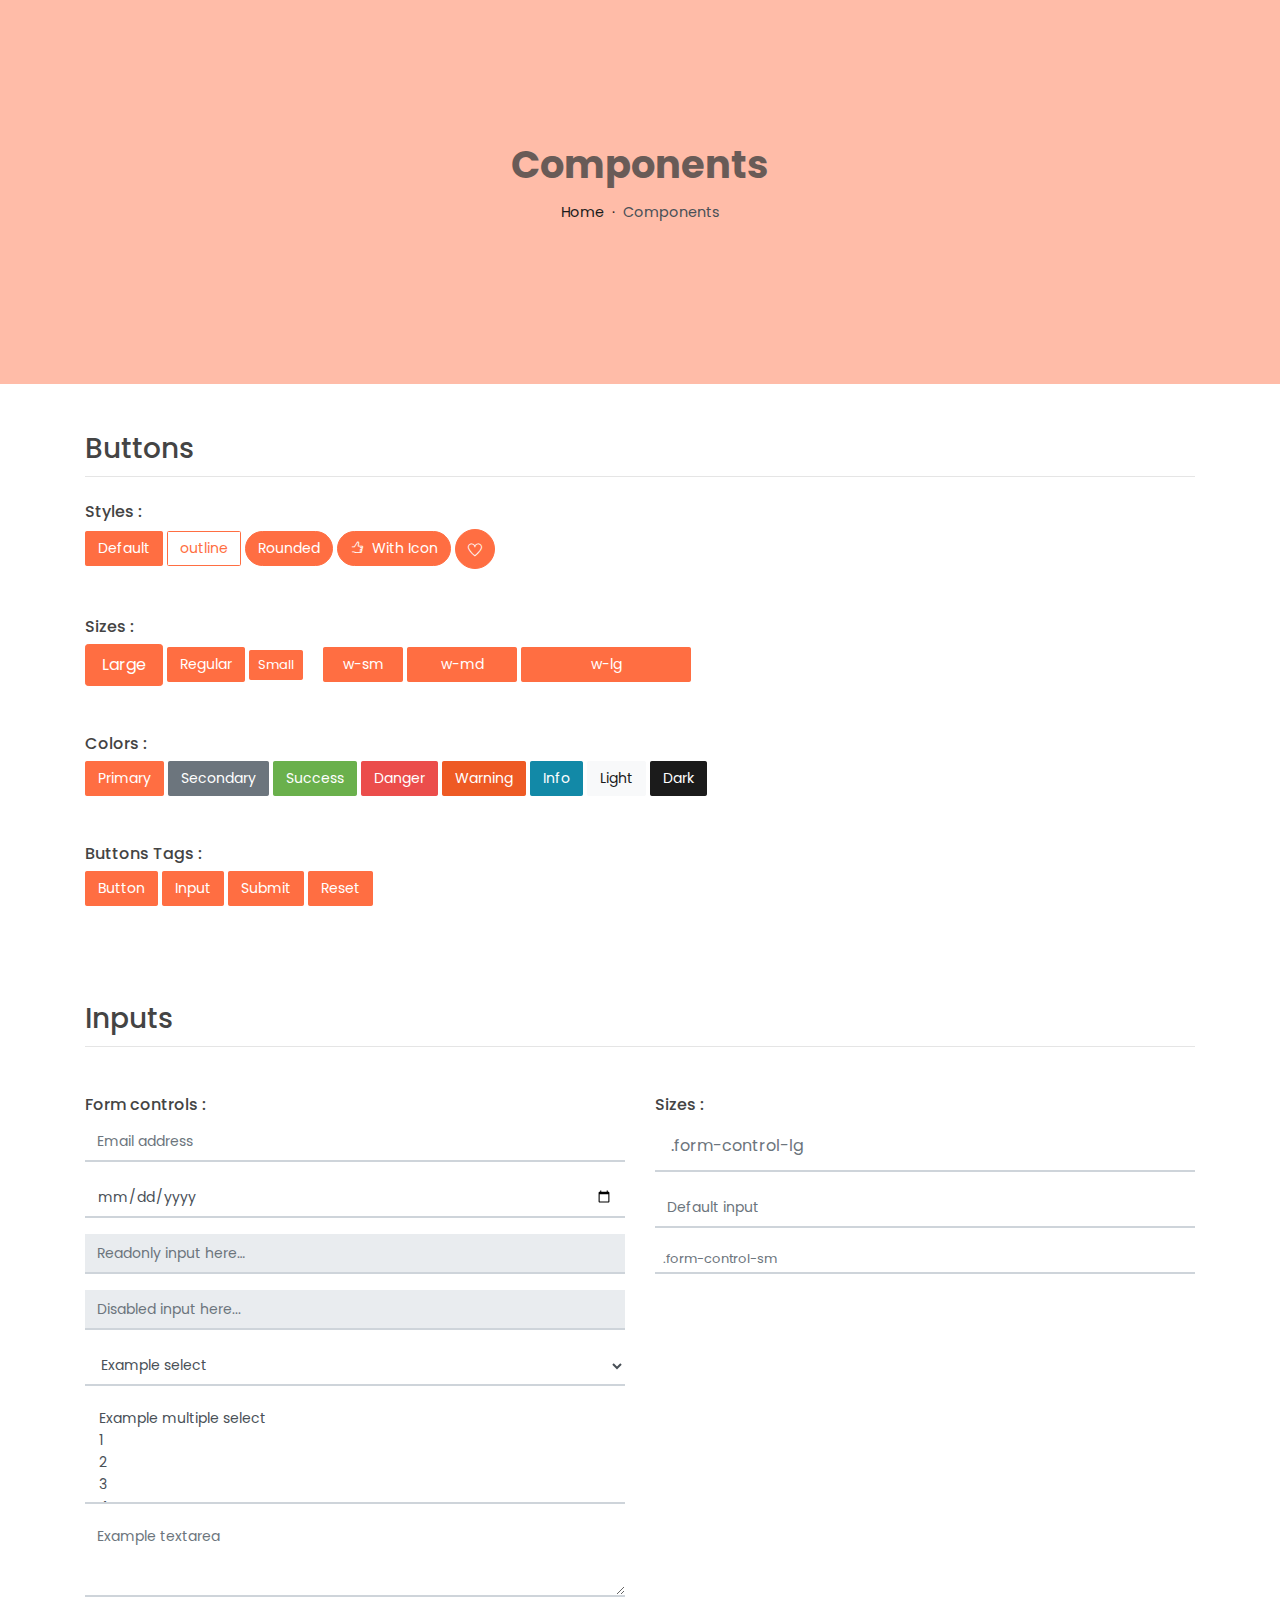
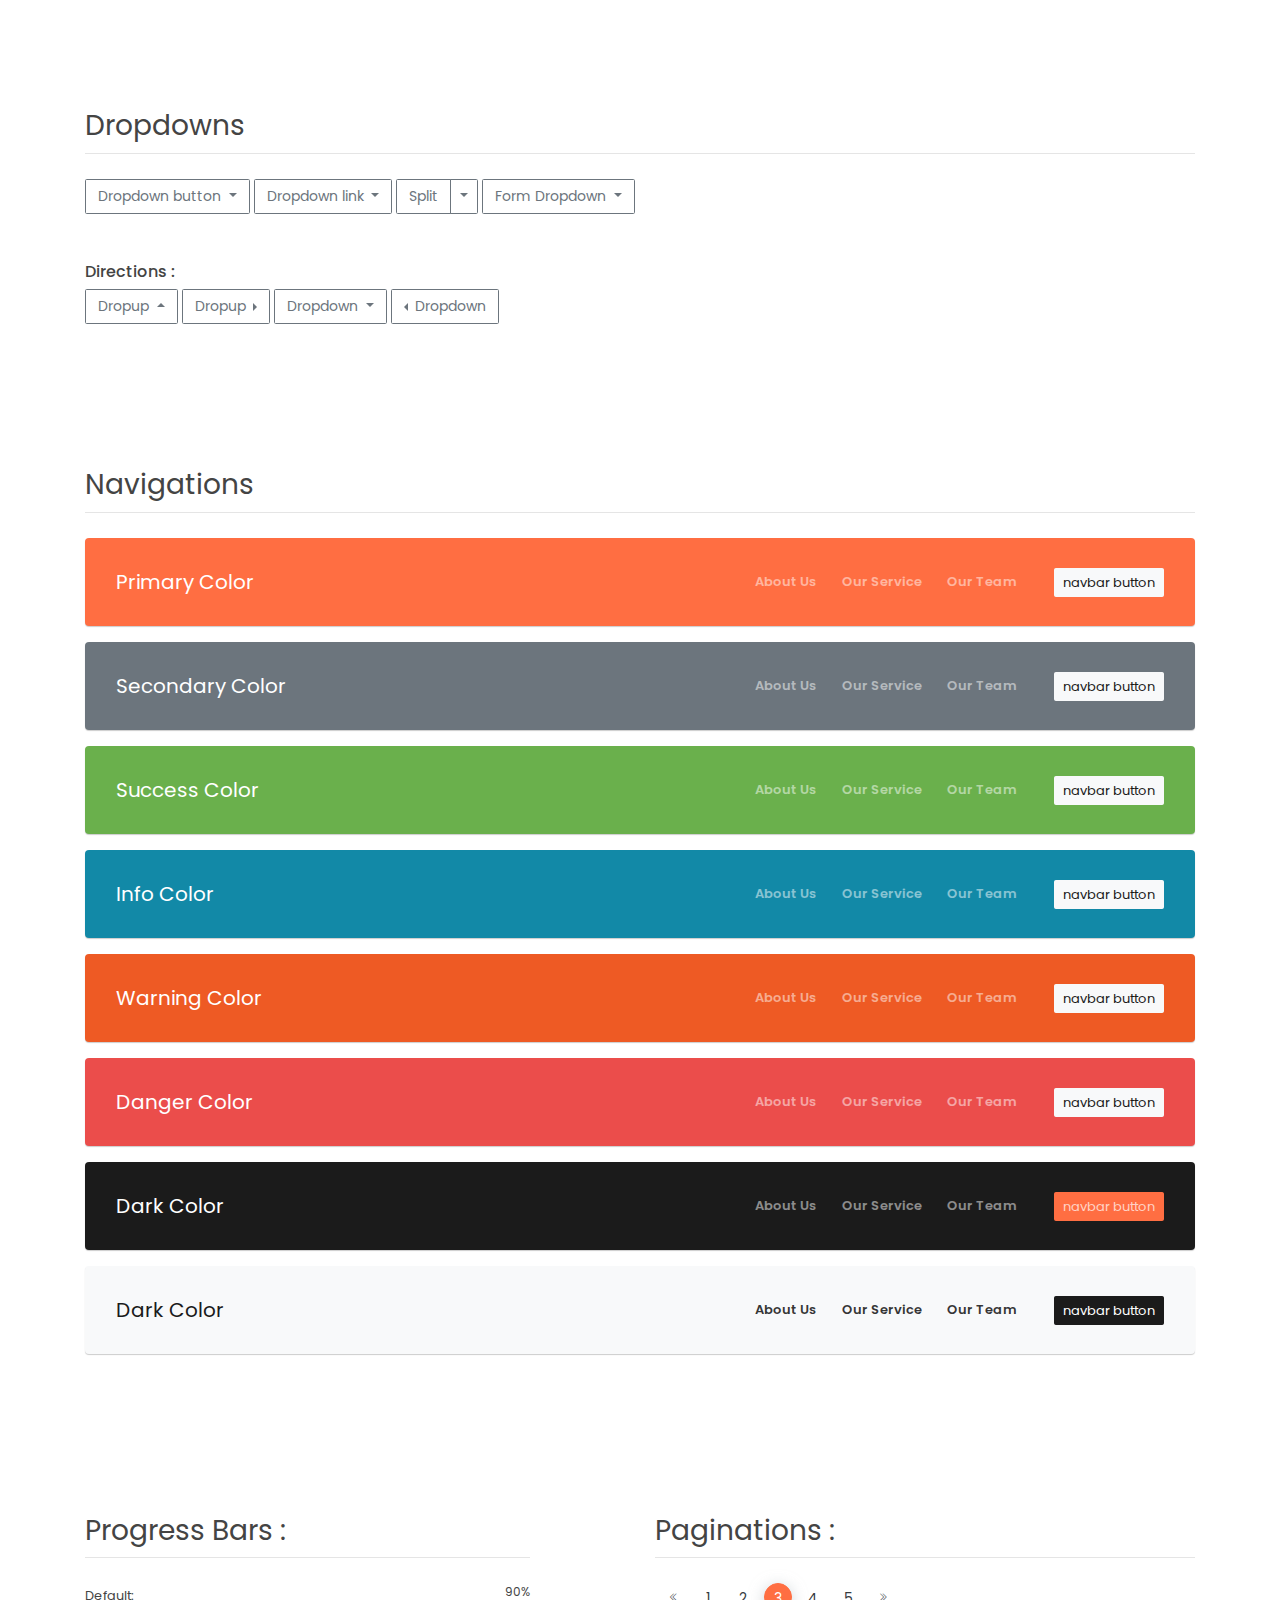
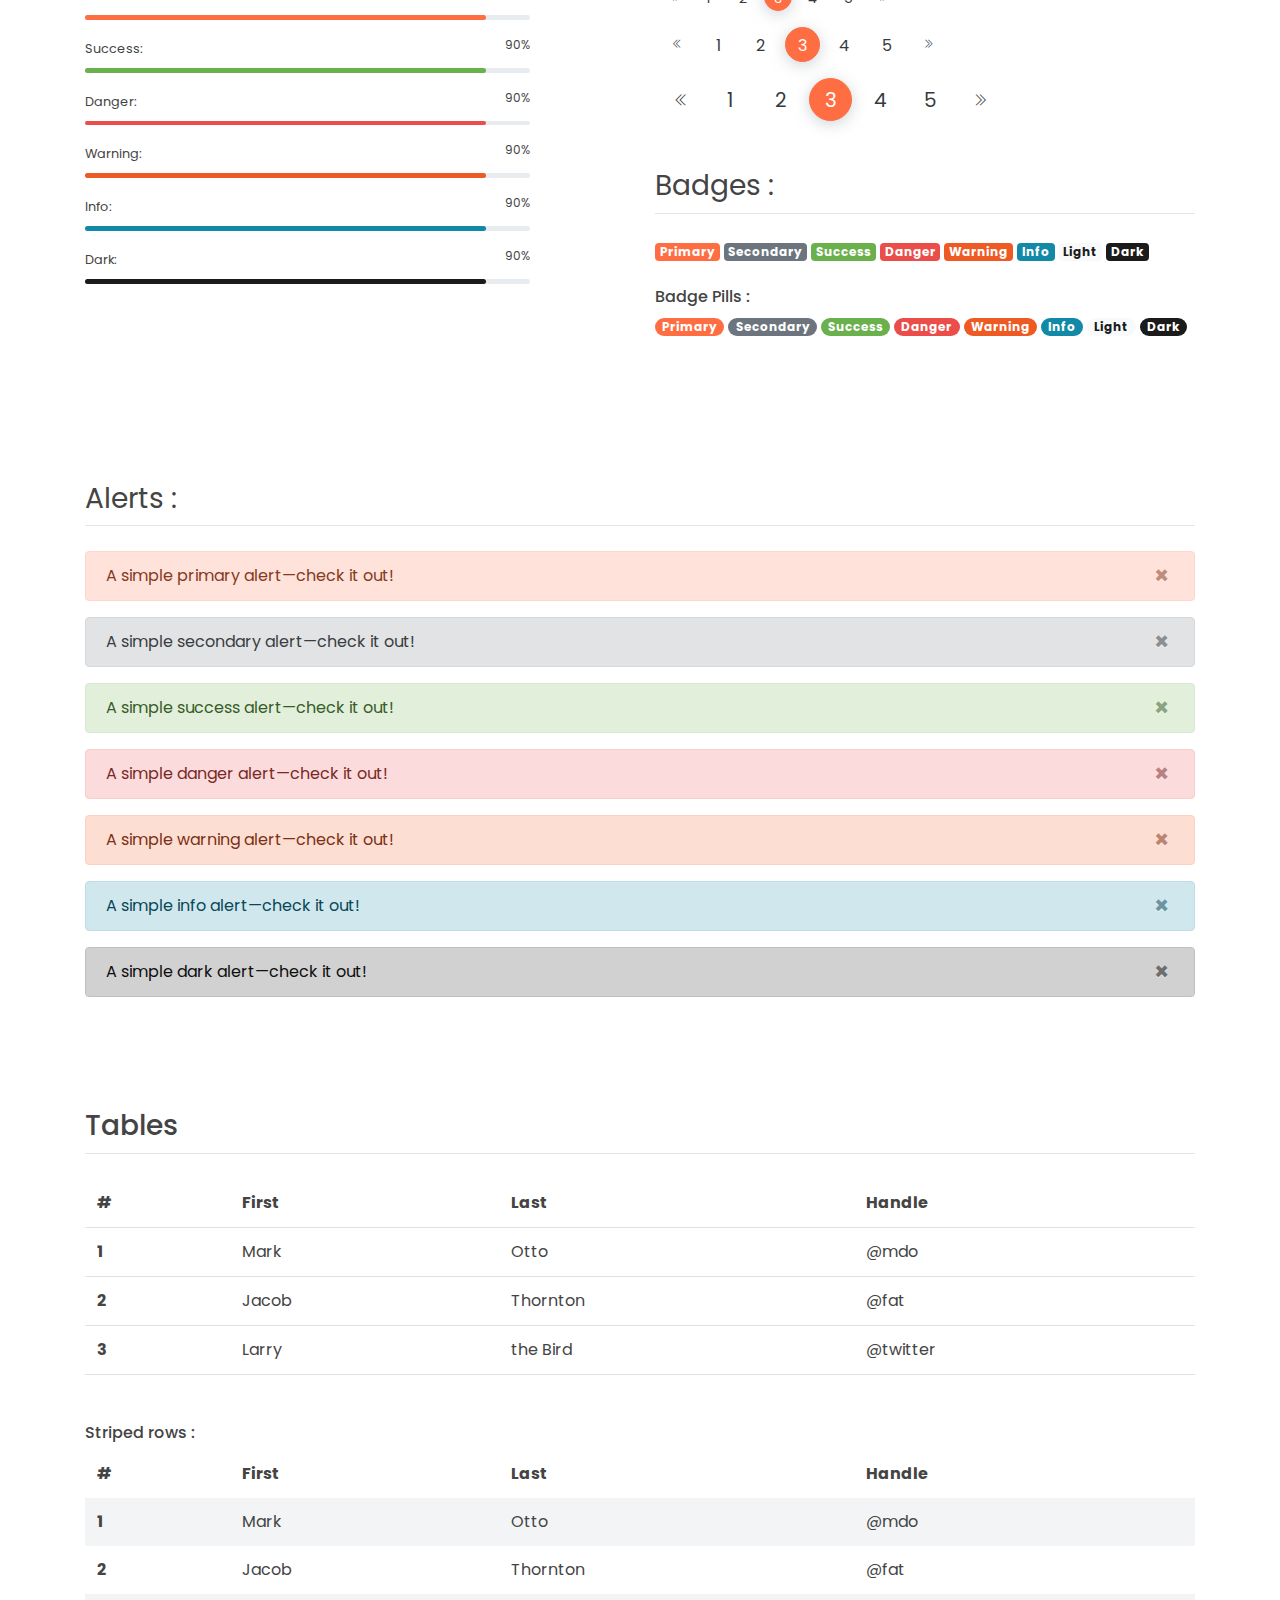
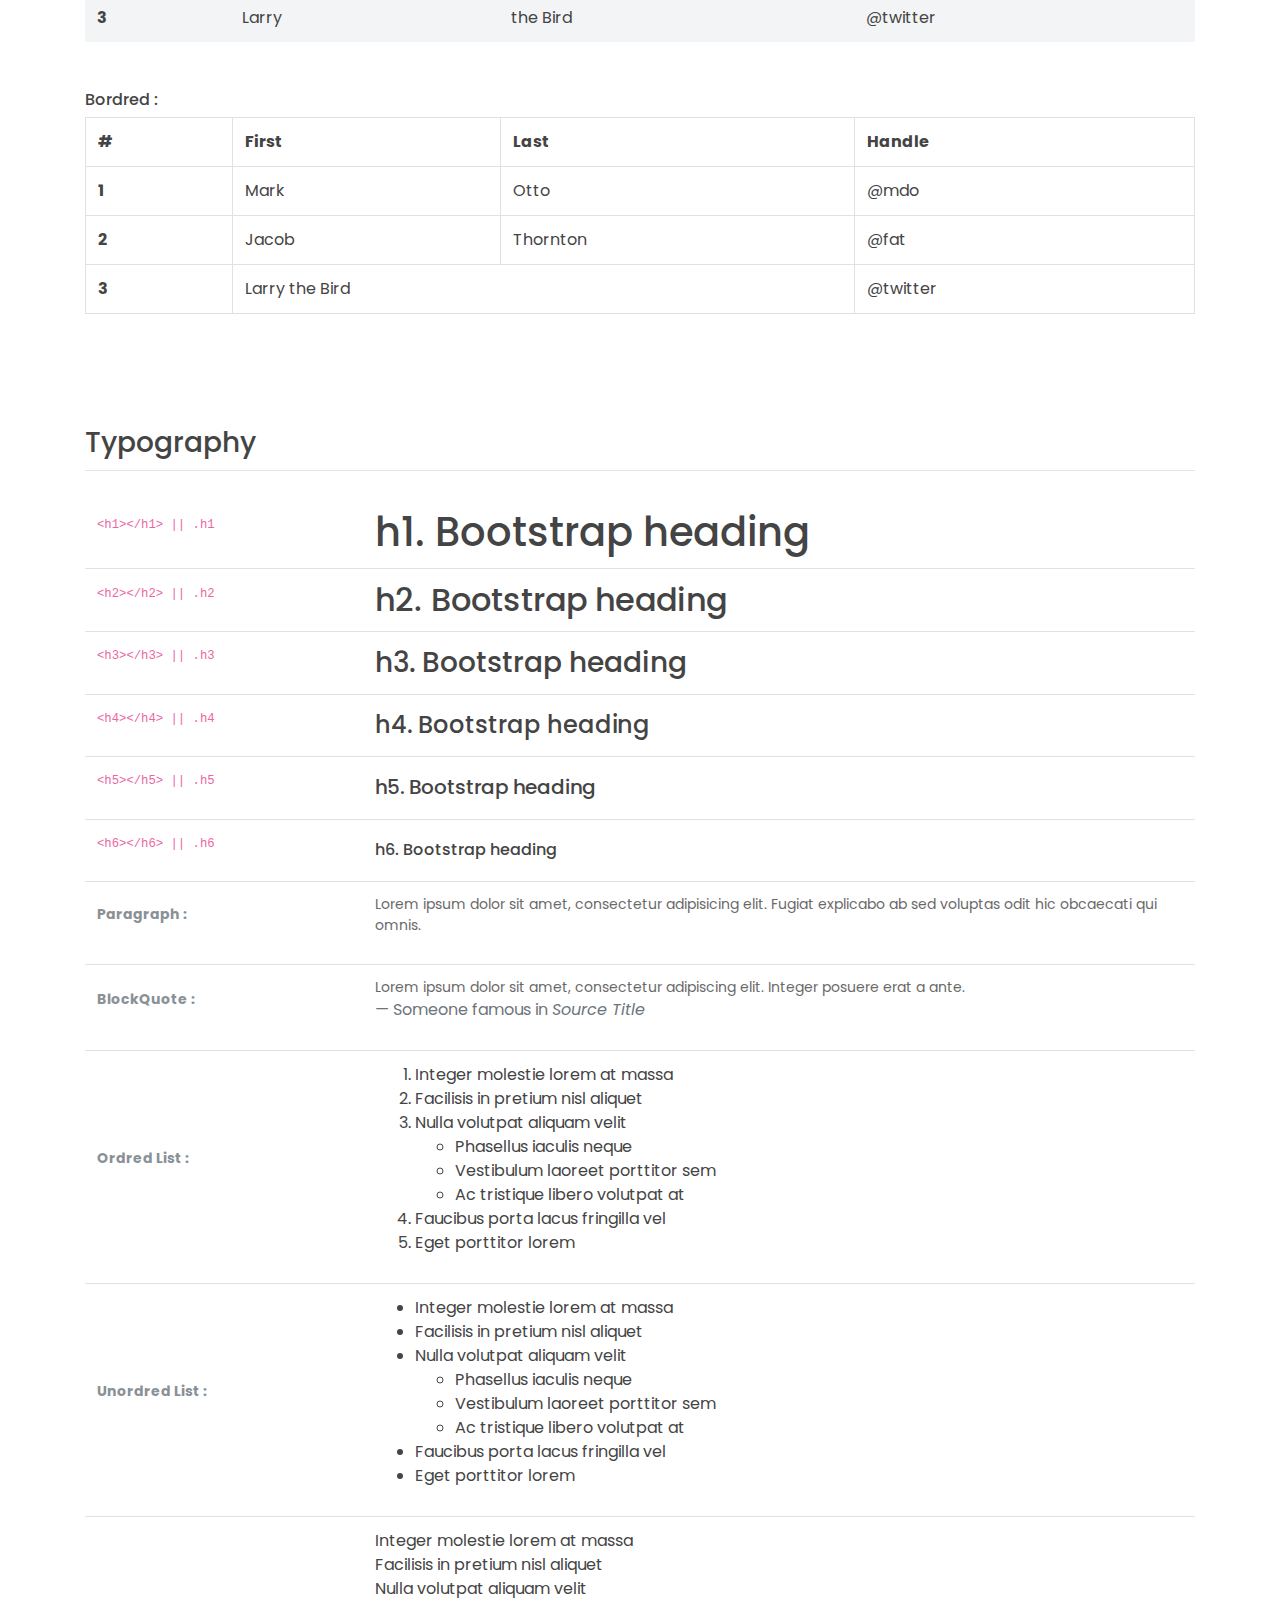
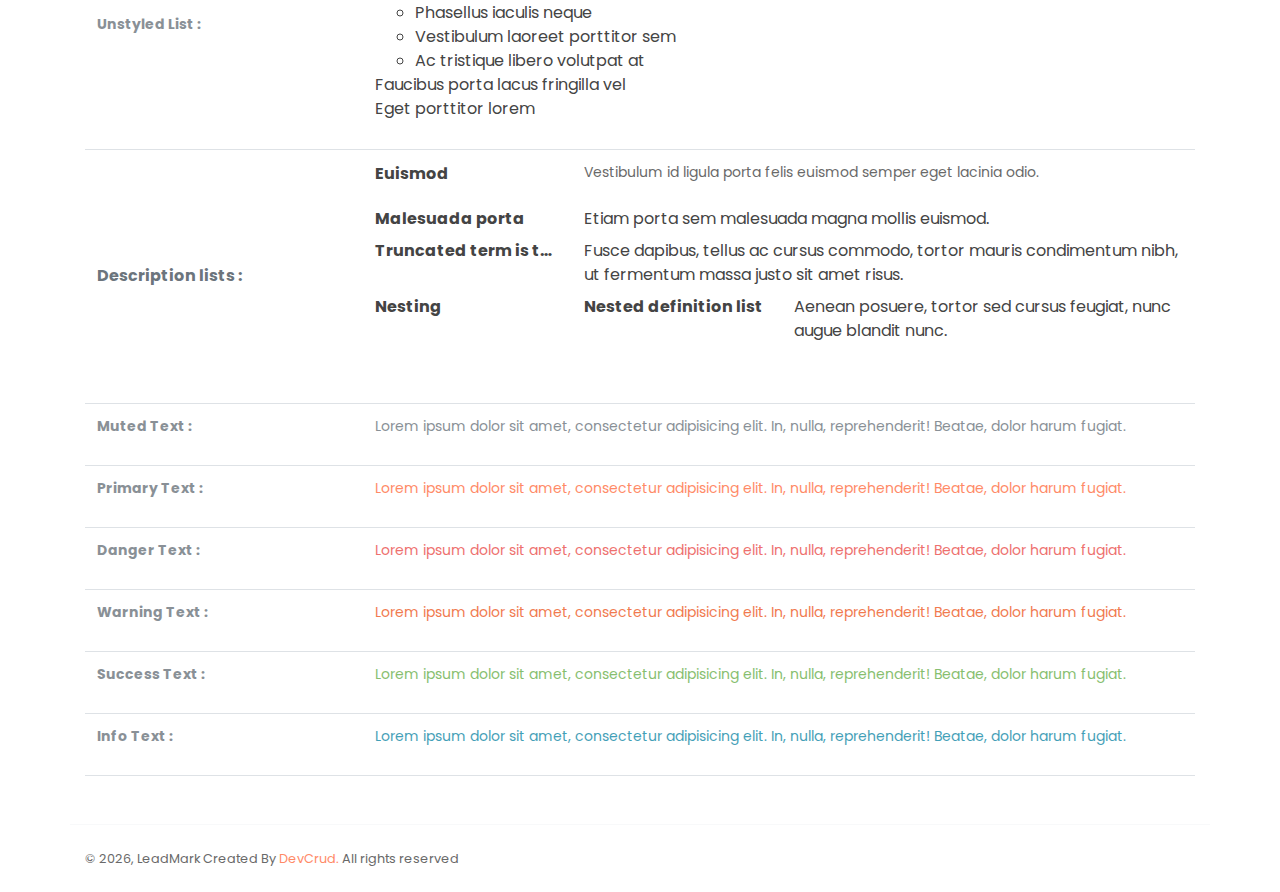
<file: components.html>
<!DOCTYPE html>
<html lang="en">
<head>
   <meta charset="utf-8">
    <meta name="viewport" content="width=device-width, initial-scale=1, shrink-to-fit=no">
    <meta name="description" content="Start your development with LeadMark landing page.">
    <meta name="author" content="Devcrud">
    <title>LeadMark Landing page | Components</title>
   <!-- font icons -->
   <link rel="stylesheet" href="assets/vendors/themify-icons/css/themify-icons.css">
   <!-- Bootstrap + Steller  -->
   <link rel="stylesheet" href="assets/css/leadmark.css">
</head>
<body>

   <!-- Page Header -->
   <header class="header header-mini"> 
      <div class="header-title">Components</div> 
      <nav aria-label="breadcrumb">
         <ol class="breadcrumb">
            <li class="breadcrumb-item"><a href="/">Home</a></li>
            <li class="breadcrumb-item active" aria-current="page">Components</li>
         </ol>
      </nav>
   </header> <!-- End Of Page Header -->

   <!-- main content -->
   <div class="container">

      <!-- Buttons -->
      <h3 class="mt-5">Buttons</h3>
      <hr>
      <h6 class="section-secondary-title">Styles :</h6>
      <button class="btn btn-primary">Default</button>
      <button class="btn btn-outline-primary">outline</button>
      <button class="btn btn-primary rounded">Rounded</button>
      <button class="btn btn-primary rounded"><i class="ti-thumb-up pr-1"></i> With Icon</button>
      <button class="btn btn-primary circle"><i class="ti-heart"></i></button>

      <h6 class="section-secondary-title mt-5">Sizes :</h6>
      <button class="btn btn-primary btn-lg">Large</button>
      <button class="btn btn-primary ">Regular</button>
      <button class="btn btn-primary btn-sm">Small</button>
      <button class="btn btn-primary w-sm ml-3">w-sm</button>
      <button class="btn btn-primary w-md">w-md</button>
      <button class="btn btn-primary w-lg">w-lg</button>

      <h6 class="section-secondary-title mt-5">Colors :</h6>          
      <button type="button" class="btn btn-primary">Primary</button>
      <button type="button" class="btn btn-secondary">Secondary</button>
      <button type="button" class="btn btn-success">Success</button>
      <button type="button" class="btn btn-danger">Danger</button>
      <button type="button" class="btn btn-warning">Warning</button>
      <button type="button" class="btn btn-info">Info</button>
      <button type="button" class="btn btn-light">Light</button>
      <button type="button" class="btn btn-dark">Dark</button>

      <h6 class="section-secondary-title mt-5">Buttons Tags :</h6>
      <button class="btn btn-primary" type="submit">Button</button>
      <input class="btn btn-primary" type="button" value="Input">
      <input class="btn btn-primary" type="submit" value="Submit">
      <input class="btn btn-primary" type="reset" value="Reset">
      
      <!-- devider -->
      <div class="py-5"></div>

      <!-- Inputs -->
      <h3>Inputs</h3>
      <hr>
      <div class="row mt-5">
         <div class="col-md-6">
            <h6 class="section-secondary-title">Form controls :</h6>        
            <div class="form-group">
               <input type="email" class="form-control" id="exampleFormControlInput1" placeholder="Email address">
            </div>
            <div class="form-group">
               <input type="date" class="form-control" id="exampleFormControlInput1" placeholder="Date">
            </div>
            <div class="form-group">
               <input class="form-control" type="text" placeholder="Readonly input here…" readonly>
            </div>
            <div class="form-group">
               <input class="form-control" id="disabledInput" type="text" placeholder="Disabled input here..." disabled>
            </div>
            <div class="form-group">
               <select class="form-control" id="exampleFormControlSelect1">
                  <option>Example select</option>
                  <option>1</option>
                  <option>2</option>
                  <option>3</option>
                  <option>4</option>
                  <option>5</option>
               </select>
            </div>
            <div class="form-group">
               <select multiple class="form-control" id="exampleFormControlSelect2">
                  <option>Example multiple select</option>
                  <option>1</option>
                  <option>2</option>
                  <option>3</option>
                  <option>4</option>
                  <option>5</option>
               </select>
            </div>
            <div class="form-group">
               <textarea class="form-control" id="exampleFormControlTextarea1" rows="3" placeholder="Example textarea"></textarea>
            </div>
         </div>
         <div class="col-md-6">
            <h6 class="section-secondary-title">Sizes :</h6>    
            <div class="form-group">
               <input class="form-control form-control-lg" type="text" placeholder=".form-control-lg">             
            </div>
            <div class="form-group">
               <input class="form-control" type="text" placeholder="Default input">
            </div>
            <div class="form-group">
               <input class="form-control form-control-sm" type="text" placeholder=".form-control-sm"> 
            </div>
         </div>
      </div> <!-- end of inputs -->   

      <!-- devider -->
      <div class="py-5"></div>             

      <!-- Dropdowns -->
      <h3 class="components-section-title font-weight-normal">Dropdowns</h3>
      <hr>
      <div class="dropdown d-inline-block">
         <button class="btn btn-outline-secondary dropdown-toggle" type="button" id="dropdownMenuButton" data-toggle="dropdown" aria-haspopup="true" aria-expanded="false">
         Dropdown button
         </button>
         <div class="dropdown-menu" aria-labelledby="dropdownMenuButton">
         <a class="dropdown-item" href="#">Action</a>
         <a class="dropdown-item" href="#">Another action</a>
         <a class="dropdown-item" href="#">Something else here</a>
         </div>
      </div>
      <div class="dropdown d-inline-block">
         <a class="btn btn-outline-secondary dropdown-toggle" href="#" role="button" id="dropdownMenuLink" data-toggle="dropdown" aria-haspopup="true" aria-expanded="false">
            Dropdown link
         </a>
         <div class="dropdown-menu" aria-labelledby="dropdownMenuLink">
            <a class="dropdown-item" href="#">Action</a>
            <a class="dropdown-item" href="#">Another action</a>
            <a class="dropdown-item" href="#">Something else here</a>
         </div>
      </div>
      <div class="btn-group">
         <button type="button" class="btn btn-outline-secondary">Split</button>
         <button type="button" class="btn btn-outline-secondary dropdown-toggle dropdown-toggle-split" data-toggle="dropdown" aria-haspopup="true" aria-expanded="false">
         <span class="sr-only">Toggle Dropdown</span>
         </button>
         <div class="dropdown-menu">
            <a class="dropdown-item" href="#">Action</a>
            <a class="dropdown-item" href="#">Another action</a>
            <a class="dropdown-item" href="#">Something else here</a>
            <div class="dropdown-divider"></div>
            <a class="dropdown-item" href="#">Separated link</a>
         </div>
      </div>
      <div class="btn-group">
         <button class="btn btn-outline-secondary dropdown-toggle" type="button" id="dropdownMenuButton" data-toggle="dropdown" aria-haspopup="true" aria-expanded="false">
            Form Dropdown
         </button>
         <div class="dropdown-menu form">
            <form class="px-4 py-3">
               <div class="form-group">
                  <input type="email" class="form-control" id="exampleDropdownFormEmail1" placeholder="email@example.com">
               </div>
               <div class="form-group">
                  <input type="password" class="form-control" id="exampleDropdownFormPassword1" placeholder="Password">
               </div>
               <div class="form-check mb-3">
                  <input type="checkbox" class="form-check-input" id="dropdownCheck">
                  <label class="form-check-label" for="dropdownCheck">
                     Remember me
                  </label>
               </div>
               <button type="submit" class="btn btn-primary btn-block">Sign in</button>
            </form>
            <div class="dropdown-divider"></div>
            <a class="dropdown-item" href="#"><small>New around here? Sign up</small></a>
            <a class="dropdown-item" href="#"><small>Forgot password?</small></a>
         </div>
      </div>       
      <h6 class="section-secondary-title mt-5">Directions :</h6>  
      <div class="btn-group dropup">
         <button type="button" class="btn btn-outline-secondary dropdown-toggle" data-toggle="dropdown" aria-haspopup="true" aria-expanded="false">
            Dropup
         </button>
         <div class="dropdown-menu">
            <a class="dropdown-item" href="#">Action</a>
            <a class="dropdown-item" href="#">Another action</a>
            <a class="dropdown-item" href="#">Something else here</a>
            <div class="dropdown-divider"></div>
            <a class="dropdown-item" href="#">Separated link</a>
         </div>
      </div>
      <div class="btn-group dropright">
         <button type="button" class="btn btn-outline-secondary dropdown-toggle" data-toggle="dropdown" aria-haspopup="true" aria-expanded="false">
            Dropup
         </button>
         <div class="dropdown-menu">
            <a class="dropdown-item" href="#">Action</a>
            <a class="dropdown-item" href="#">Another action</a>
            <a class="dropdown-item" href="#">Something else here</a>
            <div class="dropdown-divider"></div>
            <a class="dropdown-item" href="#">Separated link</a>
         </div>
      </div>
      <div class="btn-group">
         <button type="button" class="btn btn-outline-secondary dropdown-toggle" data-toggle="dropdown" aria-haspopup="true" aria-expanded="false">
            Dropdown
         </button>
         <div class="dropdown-menu">
            <a class="dropdown-item" href="#">Action</a>
            <a class="dropdown-item" href="#">Another action</a>
            <a class="dropdown-item" href="#">Something else here</a>
            <div class="dropdown-divider"></div>
            <a class="dropdown-item" href="#">Separated link</a>
         </div>
      </div>
      <div class="btn-group dropleft">
         <button type="button" class="btn btn-outline-secondary dropdown-toggle" data-toggle="dropdown" aria-haspopup="true" aria-expanded="false">
            Dropdown
         </button>
         <div class="dropdown-menu">
            <a class="dropdown-item" href="#">Action</a>
            <a class="dropdown-item" href="#">Another action</a>
            <a class="dropdown-item" href="#">Something else here</a>
            <div class="dropdown-divider"></div>
            <a class="dropdown-item" href="#">Separated link</a>
         </div>
      </div> <!-- end of Dropdowns -->  

      <!-- devider -->
      <div class="py-5"></div>   

      <!-- navbars -->
      <h3 class="components-section-title font-weight-normal mt-5">Navigations</h3>
      <hr>
      <nav class="navbar navbar-expand-sm navbar-dark bg-primary rounded shadow mb-3">
         <div class="container">
            <a class="navbar-brand" href="#">Primary Color</a>
            <button class="navbar-toggler ml-auto" type="button" data-toggle="collapse" data-target="#navbarSupportedContent" aria-controls="navbarSupportedContent" aria-expanded="false" aria-label="Toggle navigation">
            <span class="navbar-toggler-icon"></span>
            </button>
            <div class="collapse navbar-collapse" id="navbarSupportedContent">
               <ul class="navbar-nav ml-auto"> 
                  <li class="nav-item">
                     <a class="nav-link" href="#about">About Us</a>
                  </li>
                  <li class="nav-item">
                     <a class="nav-link" href="#service">Our Service</a>
                  </li>
                  <li class="nav-item">
                     <a class="nav-link" href="#team">Our Team</a>
                  </li>
                  <li class="nav-item">
                     <a href="#book-table" class="ml-4 mt-1 btn btn-light btn-sm">navbar button</a>
                  </li>
               </ul>                       
            </div>
         </div>
      </nav>
      <nav class="navbar navbar-expand-sm navbar-dark bg-secondary rounded shadow mb-3">
         <div class="container">
            <a class="navbar-brand" href="#">Secondary Color</a>
            <button class="navbar-toggler ml-auto" type="button" data-toggle="collapse" data-target="#navbarSupportedContent" aria-controls="navbarSupportedContent" aria-expanded="false" aria-label="Toggle navigation">
            <span class="navbar-toggler-icon"></span>
            </button>
            <div class="collapse navbar-collapse" id="navbarSupportedContent">
               <ul class="navbar-nav ml-auto"> 
                  <li class="nav-item">
                     <a class="nav-link" href="#about">About Us</a>
                  </li>
                  <li class="nav-item">
                     <a class="nav-link" href="#service">Our Service</a>
                  </li>
                  <li class="nav-item">
                     <a class="nav-link" href="#team">Our Team</a>
                  </li>
                  <li class="nav-item">
                     <a href="#book-table" class="ml-4 mt-1 btn btn-light btn-sm">navbar button</a>
                  </li>
               </ul>                       
            </div>
         </div>
      </nav>
      <nav class="navbar navbar-expand-sm navbar-dark bg-success rounded shadow mb-3">
         <div class="container">
            <a class="navbar-brand" href="#">Success Color</a>
            <button class="navbar-toggler ml-auto" type="button" data-toggle="collapse" data-target="#navbarSupportedContent" aria-controls="navbarSupportedContent" aria-expanded="false" aria-label="Toggle navigation">
            <span class="navbar-toggler-icon"></span>
            </button>
            <div class="collapse navbar-collapse" id="navbarSupportedContent">
               <ul class="navbar-nav ml-auto"> 
                  <li class="nav-item">
                     <a class="nav-link" href="#about">About Us</a>
                  </li>
                  <li class="nav-item">
                     <a class="nav-link" href="#service">Our Service</a>
                  </li>
                  <li class="nav-item">
                     <a class="nav-link" href="#team">Our Team</a>
                  </li>
                  <li class="nav-item">
                     <a href="#book-table" class="ml-4 mt-1 btn btn-light btn-sm">navbar button</a>
                  </li>
               </ul>                       
            </div>
         </div>
      </nav>
      <nav class="navbar navbar-expand-sm navbar-dark bg-info rounded shadow mb-3">
         <div class="container">
            <a class="navbar-brand" href="#">Info Color</a>
            <button class="navbar-toggler ml-auto" type="button" data-toggle="collapse" data-target="#navbarSupportedContent" aria-controls="navbarSupportedContent" aria-expanded="false" aria-label="Toggle navigation">
            <span class="navbar-toggler-icon"></span>
            </button>
            <div class="collapse navbar-collapse" id="navbarSupportedContent">
               <ul class="navbar-nav ml-auto"> 
                  <li class="nav-item">
                     <a class="nav-link" href="#about">About Us</a>
                  </li>
                  <li class="nav-item">
                     <a class="nav-link" href="#service">Our Service</a>
                  </li>
                  <li class="nav-item">
                     <a class="nav-link" href="#team">Our Team</a>
                  </li>
                  <li class="nav-item">
                     <a href="#book-table" class="ml-4 mt-1 btn btn-light btn-sm">navbar button</a>
                  </li>
               </ul>                       
            </div>
         </div>
      </nav>
      <nav class="navbar navbar-expand-sm navbar-dark bg-warning rounded shadow mb-3">
         <div class="container">
            <a class="navbar-brand" href="#">Warning Color</a>
            <button class="navbar-toggler ml-auto" type="button" data-toggle="collapse" data-target="#navbarSupportedContent" aria-controls="navbarSupportedContent" aria-expanded="false" aria-label="Toggle navigation">
            <span class="navbar-toggler-icon"></span>
            </button>
            <div class="collapse navbar-collapse" id="navbarSupportedContent">
               <ul class="navbar-nav ml-auto"> 
                  <li class="nav-item">
                     <a class="nav-link" href="#about">About Us</a>
                  </li>
                  <li class="nav-item">
                     <a class="nav-link" href="#service">Our Service</a>
                  </li>
                  <li class="nav-item">
                     <a class="nav-link" href="#team">Our Team</a>
                  </li>
                  <li class="nav-item">
                     <a href="#book-table" class="ml-4 mt-1 btn btn-light btn-sm">navbar button</a>
                  </li>
               </ul>                       
            </div>
         </div>
      </nav>
      <nav class="navbar navbar-expand-sm navbar-dark bg-danger rounded shadow mb-3">
         <div class="container">
            <a class="navbar-brand" href="#">Danger Color</a>
            <button class="navbar-toggler ml-auto" type="button" data-toggle="collapse" data-target="#navbarSupportedContent" aria-controls="navbarSupportedContent" aria-expanded="false" aria-label="Toggle navigation">
            <span class="navbar-toggler-icon"></span>
            </button>
            <div class="collapse navbar-collapse" id="navbarSupportedContent">
               <ul class="navbar-nav ml-auto"> 
                  <li class="nav-item">
                     <a class="nav-link" href="#about">About Us</a>
                  </li>
                  <li class="nav-item">
                     <a class="nav-link" href="#service">Our Service</a>
                  </li>
                  <li class="nav-item">
                     <a class="nav-link" href="#team">Our Team</a>
                  </li>
                  <li class="nav-item">
                     <a href="#book-table" class="ml-4 mt-1 btn btn-light btn-sm">navbar button</a>
                  </li>
               </ul>                       
            </div>
         </div>
      </nav>
      <nav class="navbar navbar-expand-sm navbar-dark bg-dark rounded shadow mb-3">
         <div class="container">
            <a class="navbar-brand" href="#">Dark Color</a>
            <button class="navbar-toggler ml-auto" type="button" data-toggle="collapse" data-target="#navbarSupportedContent" aria-controls="navbarSupportedContent" aria-expanded="false" aria-label="Toggle navigation">
            <span class="navbar-toggler-icon"></span>
            </button>
            <div class="collapse navbar-collapse" id="navbarSupportedContent">
               <ul class="navbar-nav ml-auto"> 
                  <li class="nav-item">
                     <a class="nav-link" href="#about">About Us</a>
                  </li>
                  <li class="nav-item">
                     <a class="nav-link" href="#service">Our Service</a>
                  </li>
                  <li class="nav-item">
                     <a class="nav-link" href="#team">Our Team</a>
                  </li>
                  <li class="nav-item">
                     <a href="#book-table" class="ml-4 mt-1 btn btn-primary btn-sm">navbar button</a>
                  </li>
               </ul>                       
            </div>
         </div>
      </nav>
      <nav class="navbar navbar-expand-sm navbar-light bg-light rounded shadow mb-3">
         <div class="container">
            <a class="navbar-brand" href="#">Dark Color</a>
            <button class="navbar-toggler ml-auto" type="button" data-toggle="collapse" data-target="#navbarSupportedContent" aria-controls="navbarSupportedContent" aria-expanded="false" aria-label="Toggle navigation">
            <span class="navbar-toggler-icon"></span>
            </button>
            <div class="collapse navbar-collapse" id="navbarSupportedContent">
               <ul class="navbar-nav ml-auto"> 
                  <li class="nav-item">
                     <a class="nav-link" href="#about">About Us</a>
                  </li>
                  <li class="nav-item">
                     <a class="nav-link" href="#service">Our Service</a>
                  </li>
                  <li class="nav-item">
                     <a class="nav-link" href="#team">Our Team</a>
                  </li>
                  <li class="nav-item">
                     <a href="#book-table" class="ml-4 mt-1 btn btn-dark btn-sm">navbar button</a>
                  </li>
               </ul>                       
            </div>
         </div>
      </nav>
      <!-- End of navbars -->

      <!-- devider -->
      <div class="py-5"></div>   
      
      <!-- progress bars -->
      <div class="row justify-content-between">
         <div class="col-md-5">
            <h3 class="components-section-title font-weight-normal mt-5">Progress Bars :</h3>
            <hr>
            <small>Default: </small>
            <div class="progress mt-2 mb-3">
               <div class="progress-bar" role="progressbar" style="width: 90%" aria-valuenow="25" aria-valuemin="0" aria-valuemax="100"><span>90%</span></div>
            </div>
            <small>Success:</small>
            <div class="progress mt-2 mb-3">
               <div class="progress-bar bg-success" role="progressbar" style="width: 90%" aria-valuenow="25" aria-valuemin="0" aria-valuemax="100"><span>90%</span></div>
            </div>
            <small>Danger:</small>
            <div class="progress mt-2 mb-3">
               <div class="progress-bar bg-danger" role="progressbar" style="width: 90%" aria-valuenow="25" aria-valuemin="0" aria-valuemax="100"><span>90%</span></div>
            </div>
            <small>Warning:</small>
            <div class="progress mt-2 mb-3">
               <div class="progress-bar bg-warning" role="progressbar" style="width: 90%" aria-valuenow="25" aria-valuemin="0" aria-valuemax="100"><span>90%</span></div>
            </div>
            <small>Info:</small>
            <div class="progress mt-2 mb-3">
               <div class="progress-bar bg-info" role="progressbar" style="width: 90%" aria-valuenow="25" aria-valuemin="0" aria-valuemax="100"><span>90%</span></div>
            </div>
            <small>Dark:</small>
            <div class="progress mt-2 mb-3">
               <div class="progress-bar bg-dark" role="progressbar" style="width: 90%" aria-valuenow="25" aria-valuemin="0" aria-valuemax="100"><span>90%</span></div>
            </div>
         </div>
         <div class="col-md-6">
            <h3 class="components-section-title font-weight-normal mt-5">Paginations :</h3>
            <hr>
            <nav aria-label="Page navigation example">
               <ul class="pagination pagination-sm">
                  <li class="page-item"><a class="page-link" href="#"><i class="ti-angle-double-left"></i></a></li>
                  <li class="page-item"><a class="page-link" href="#">1</a></li>
                  <li class="page-item"><a class="page-link" href="#">2</a></li>
                  <li class="page-item active"><a class="page-link" href="#">3</a></li>
                  <li class="page-item"><a class="page-link" href="#">4</a></li>
                  <li class="page-item"><a class="page-link" href="#">5</a></li>
                  <li class="page-item"><a class="page-link" href="#"><i class="ti-angle-double-right"></i></a></li>
               </ul>
            </nav>
            <nav aria-label="Page navigation example">
               <ul class="pagination">
               <li class="page-item"><a class="page-link" href="#"><i class="ti-angle-double-left"></i></a></li>
                  <li class="page-item"><a class="page-link" href="#">1</a></li>
                  <li class="page-item"><a class="page-link" href="#">2</a></li>
                  <li class="page-item active"><a class="page-link" href="#">3</a></li>
                  <li class="page-item"><a class="page-link" href="#">4</a></li>
                  <li class="page-item"><a class="page-link" href="#">5</a></li>
                  <li class="page-item"><a class="page-link" href="#"><i class="ti-angle-double-right"></i></a></li>
               </ul>
            </nav>
            <nav aria-label="Page navigation example">
               <ul class="pagination pagination-lg">
                  <li class="page-item"><a class="page-link" href="#"><i class="ti-angle-double-left"></i></a></li>
                  <li class="page-item"><a class="page-link" href="#">1</a></li>
                  <li class="page-item"><a class="page-link" href="#">2</a></li>
                  <li class="page-item active"><a class="page-link" href="#">3</a></li>
                  <li class="page-item"><a class="page-link" href="#">4</a></li>
                  <li class="page-item"><a class="page-link" href="#">5</a></li>
                  <li class="page-item"><a class="page-link" href="#"><i class="ti-angle-double-right"></i></a></li>
               </ul>
            </nav>

            <!-- Badges -->
            <h3 class="components-section-title font-weight-normal mt-5">Badges :</h3>
            <hr>
            <span class="badge badge-primary">Primary</span>
            <span class="badge badge-secondary">Secondary</span>
            <span class="badge badge-success">Success</span>
            <span class="badge badge-danger">Danger</span>
            <span class="badge badge-warning">Warning</span>
            <span class="badge badge-info">Info</span>
            <span class="badge badge-light">Light</span>
            <span class="badge badge-dark">Dark</span>
            <h6 class="section-secondary-title mt-4 mb-2">Badge Pills :</h6>
            <span class="badge badge-pill badge-primary">Primary</span>
            <span class="badge badge-pill badge-secondary">Secondary</span>
            <span class="badge badge-pill badge-success">Success</span>
            <span class="badge badge-pill badge-danger">Danger</span>
            <span class="badge badge-pill badge-warning">Warning</span>
            <span class="badge badge-pill badge-info">Info</span>
            <span class="badge badge-pill badge-light">Light</span>
            <span class="badge badge-pill badge-dark">Dark</span>
         </div>
      </div> <!-- End of Progress bars -->

      <!-- devider -->
      <div class="py-5"></div>  

      <!-- Alerts -->
      <h3 class="components-section-title font-weight-normal mt-5">Alerts :</h3>
      <hr>
      <div class="alert alert-primary alert-dismissible fade show" role="alert">
         A simple primary alert—check it out!
         <button type="button" class="close" data-dismiss="alert" aria-label="Close">
            <span aria-hidden="true">&times;</span>
         </button>
      </div>
      <div class="alert alert-secondary alert-dismissible fade show" role="alert">
         A simple secondary alert—check it out!
         <button type="button" class="close" data-dismiss="alert" aria-label="Close">
            <span aria-hidden="true">&times;</span>
         </button>
      </div>
      <div class="alert alert-success alert-dismissible fade show" role="alert">
         A simple success alert—check it out!
         <button type="button" class="close" data-dismiss="alert" aria-label="Close">
            <span aria-hidden="true">&times;</span>
         </button>
      </div>
      <div class="alert alert-danger alert-dismissible fade show" role="alert">
         A simple danger alert—check it out!
         <button type="button" class="close" data-dismiss="alert" aria-label="Close">
            <span aria-hidden="true">&times;</span>
         </button>
      </div>
      <div class="alert alert-warning alert-dismissible fade show" role="alert">
         A simple warning alert—check it out!
         <button type="button" class="close" data-dismiss="alert" aria-label="Close">
            <span aria-hidden="true">&times;</span>
         </button>
      </div>
      <div class="alert alert-info alert-dismissible fade show" role="alert">
         A simple info alert—check it out!
         <button type="button" class="close" data-dismiss="alert" aria-label="Close">
            <span aria-hidden="true">&times;</span>
         </button>
      </div>
      <div class="alert alert-dark alert-dismissible fade show" role="alert">
         A simple dark alert—check it out!
         <button type="button" class="close" data-dismiss="alert" aria-label="Close">
            <span aria-hidden="true">&times;</span>
         </button>
      </div>
      <!-- end of alerts -->

      <!-- devider -->
      <div class="py-5"></div> 
   
      <!-- tables -->
      <h3 class="components-section-title">Tables</h3>
      <hr>
      <table class="table">
         <thead>
            <tr>
               <th scope="col">#</th>
               <th scope="col">First</th>
               <th scope="col">Last</th>
               <th scope="col">Handle</th>
            </tr>
         </thead>
         <tbody>
            <tr>
               <th scope="row">1</th>
               <td>Mark</td>
               <td>Otto</td>
               <td>@mdo</td>
            </tr>
            <tr>
               <th scope="row">2</th>
               <td>Jacob</td>
               <td>Thornton</td>
               <td>@fat</td>
            </tr>
            <tr>
               <th scope="row">3</th>
               <td>Larry</td>
               <td>the Bird</td>
               <td>@twitter</td>
            </tr>
         </tbody>
      </table>

      <h6 class="section-secondary-title mt-5">Striped rows :</h6>
      <table class="table table-striped">
         <thead>
            <tr>
               <th scope="col">#</th>
               <th scope="col">First</th>
               <th scope="col">Last</th>
               <th scope="col">Handle</th>
            </tr>
         </thead>
         <tbody>
            <tr>
               <th scope="row">1</th>
               <td>Mark</td>
               <td>Otto</td>
               <td>@mdo</td>
            </tr>
            <tr>
               <th scope="row">2</th>
               <td>Jacob</td>
               <td>Thornton</td>
               <td>@fat</td>
            </tr>
            <tr>
               <th scope="row">3</th>
               <td>Larry</td>
               <td>the Bird</td>
               <td>@twitter</td>
            </tr>
         </tbody>
      </table>

      <h6 class="section-secondary-title mt-5">Bordred :</h6>
      <table class="table table-bordered">
         <thead>
            <tr>
               <th scope="col">#</th>
               <th scope="col">First</th>
               <th scope="col">Last</th>
               <th scope="col">Handle</th>
            </tr>
         </thead>
         <tbody>
            <tr>
               <th scope="row">1</th>
               <td>Mark</td>
               <td>Otto</td>
               <td>@mdo</td>
            </tr>
            <tr>
               <th scope="row">2</th>
               <td>Jacob</td>
               <td>Thornton</td>
               <td>@fat</td>
            </tr>
            <tr>
               <th scope="row">3</th>
               <td colspan="2">Larry the Bird</td>
               <td>@twitter</td>
            </tr>
         </tbody>
      </table>
      <!-- end of tables -->

      <!-- devider -->
      <div class="py-5"></div> 

      <!-- typography -->
      <h3 class="components-section-title">Typography</h3>
      <hr>
      <table class="table table-borderless v-align-center">
         <tbody>
            <tr>
               <td>
                  <p><code class="highlighter-rouge">&lt;h1&gt;&lt;/h1&gt; || .h1</code></p>
               </td>
               <td class="w-75"><span class="h1">h1. Bootstrap heading</span></td>
            </tr>
            <tr>
               <td>
                  <p><code class="highlighter-rouge">&lt;h2&gt;&lt;/h2&gt; || .h2</code></p>
               </td>
               <td><span class="h2">h2. Bootstrap heading</span></td>
            </tr>
            <tr>
               <td>
                  <p><code class="highlighter-rouge">&lt;h3&gt;&lt;/h3&gt; || .h3</code></p>
               </td>
               <td><span class="h3">h3. Bootstrap heading</span></td>
            </tr>
            <tr>
               <td>
                  <p><code class="highlighter-rouge">&lt;h4&gt;&lt;/h4&gt; || .h4</code></p>
               </td>
               <td><span class="h4">h4. Bootstrap heading</span></td>
            </tr>
            <tr>
               <td>
                  <p><code class="highlighter-rouge">&lt;h5&gt;&lt;/h5&gt; || .h5</code></p>
               </td>
               <td><span class="h5">h5. Bootstrap heading</span></td>
            </tr>
            <tr>
               <td>
                  <p><code class="highlighter-rouge">&lt;h6&gt;&lt;/h6&gt; || .h6</code></p>
               </td>
               <td><span class="h6">h6. Bootstrap heading</span></td>
            </tr>
            <tr>
               <td>
                  <p class="font-weight-bold text-muted">Paragraph :</p>
               </td>
               <td><p>Lorem ipsum dolor sit amet, consectetur adipisicing elit. Fugiat explicabo ab sed voluptas odit hic obcaecati qui omnis.</p></td>
            </tr>
            <tr>
               <td>
                  <p class="font-weight-bold text-muted">BlockQuote :</p>
               </td>
               <td>
                  <blockquote class="blockquote">
                     <p class="mb-0">Lorem ipsum dolor sit amet, consectetur adipiscing elit. Integer posuere erat a ante.</p>
                     <footer class="blockquote-footer">Someone famous in <cite title="Source Title">Source Title</cite></footer>
                  </blockquote>
               </td>
            </tr>

            <tr>
               <td><p class="font-weight-bold text-muted">Ordred List :</p></td>
               <td>
                  <ol>
                     <li>Integer molestie lorem at massa</li>
                     <li>Facilisis in pretium nisl aliquet</li>
                     <li>Nulla volutpat aliquam velit
                        <ul>
                           <li>Phasellus iaculis neque</li>
                           <li>Vestibulum laoreet porttitor sem</li>
                           <li>Ac tristique libero volutpat at</li>
                        </ul>
                     </li>
                     <li>Faucibus porta lacus fringilla vel</li>
                     <li>Eget porttitor lorem</li>
                  </ol>
               </td>
            </tr>
            <tr>
               <td><p class="font-weight-bold text-muted">Unordred List :</p></td>
               <td>
                  <ul >
                     <li>Integer molestie lorem at massa</li>
                     <li>Facilisis in pretium nisl aliquet</li>
                     <li>Nulla volutpat aliquam velit
                        <ul>
                           <li>Phasellus iaculis neque</li>
                           <li>Vestibulum laoreet porttitor sem</li>
                           <li>Ac tristique libero volutpat at</li>
                        </ul>
                     </li>
                     <li>Faucibus porta lacus fringilla vel</li>
                     <li>Eget porttitor lorem</li>
                  </ul>
               </td>
            </tr>
            <tr>
               <td><p class="font-weight-bold text-muted">Unstyled List :</p></td>
               <td>
                  <ul class="list-unstyled">
                     <li>Integer molestie lorem at massa</li>
                     <li>Facilisis in pretium nisl aliquet</li>
                     <li>Nulla volutpat aliquam velit
                        <ul>
                           <li>Phasellus iaculis neque</li>
                           <li>Vestibulum laoreet porttitor sem</li>
                           <li>Ac tristique libero volutpat at</li>
                        </ul>
                     </li>
                     <li>Faucibus porta lacus fringilla vel</li>
                     <li>Eget porttitor lorem</li>
                  </ul>
               </td>
            </tr>
            <tr>
               <td class="font-weight-bold text-muted">Description lists : </td>
               <td>
                  <dl class="row">
                     <dt class="col-sm-3">Euismod</dt>
                     <dd class="col-sm-9">
                        <p>Vestibulum id ligula porta felis euismod semper eget lacinia odio.</p>
                     </dd>

                     <dt class="col-sm-3">Malesuada porta</dt>
                     <dd class="col-sm-9">Etiam porta sem malesuada magna mollis euismod.</dd>

                     <dt class="col-sm-3 text-truncate">Truncated term is truncated</dt>
                     <dd class="col-sm-9">Fusce dapibus, tellus ac cursus commodo, tortor mauris condimentum nibh, ut fermentum massa justo sit amet risus.</dd>

                     <dt class="col-sm-3">Nesting</dt>
                     <dd class="col-sm-9">
                        <dl class="row">
                           <dt class="col-sm-4">Nested definition list</dt>
                           <dd class="col-sm-8">Aenean posuere, tortor sed cursus feugiat, nunc augue blandit nunc.</dd>
                        </dl>
                     </dd>
                  </dl>
               </td>
            </tr>
            <tr>
               <td>
                  <p class="font-weight-bold text-muted">Muted Text :</p>
               </td>
               <td>
                  <p class="text-muted">Lorem ipsum dolor sit amet, consectetur adipisicing elit. In, nulla, reprehenderit! Beatae, dolor harum fugiat.</p>
               </td>
            </tr>
            <tr>
               <td>
                  <p class="font-weight-bold text-muted">Primary Text :</p>
               </td>
               <td>
                  <p class="text-primary">Lorem ipsum dolor sit amet, consectetur adipisicing elit. In, nulla, reprehenderit! Beatae, dolor harum fugiat.</p>
               </td>
            </tr>
            <tr>
               <td>
                  <p class="font-weight-bold text-muted">Danger Text :</p>
               </td>
               <td>
                  <p class="text-danger">Lorem ipsum dolor sit amet, consectetur adipisicing elit. In, nulla, reprehenderit! Beatae, dolor harum fugiat.</p>
               </td>
            </tr>
            <tr>
               <td>
                  <p class="font-weight-bold text-muted">Warning Text :</p>
               </td>
               <td>
                  <p class="text-warning">Lorem ipsum dolor sit amet, consectetur adipisicing elit. In, nulla, reprehenderit! Beatae, dolor harum fugiat.</p>
               </td>
            </tr>
            <tr>
               <td>
                  <p class="font-weight-bold text-muted">Success Text :</p>
               </td>
               <td>
                  <p class="text-success">Lorem ipsum dolor sit amet, consectetur adipisicing elit. In, nulla, reprehenderit! Beatae, dolor harum fugiat.</p>
               </td>
            </tr>
            <tr>
               <td>
                  <p class="font-weight-bold text-muted">Info Text :</p>
               </td>
               <td>
                  <p class="text-info">Lorem ipsum dolor sit amet, consectetur adipisicing elit. In, nulla, reprehenderit! Beatae, dolor harum fugiat.</p>
               </td>
            </tr>
         </tbody>
      </table>
   </div>
   <!-- end of typography -->

   <!-- Page Footer -->
   <footer class="container mt-5 py-4 border-top border-light">
       <p class="mb-0 small">&copy; <script>document.write(new Date().getFullYear())</script>, LeadMark Created By <a href="https://www.devcrud.com" target="_blank">DevCrud.</a>  All rights reserved </p>     
   </footer>
   <!-- End of Page Footer -->  
   
   <!-- core  -->
   <script src="assets/vendors/jquery/jquery-3.4.1.js"></script>
   <script src="assets/vendors/bootstrap/bootstrap.bundle.js"></script>

</body>
</html>
</file>
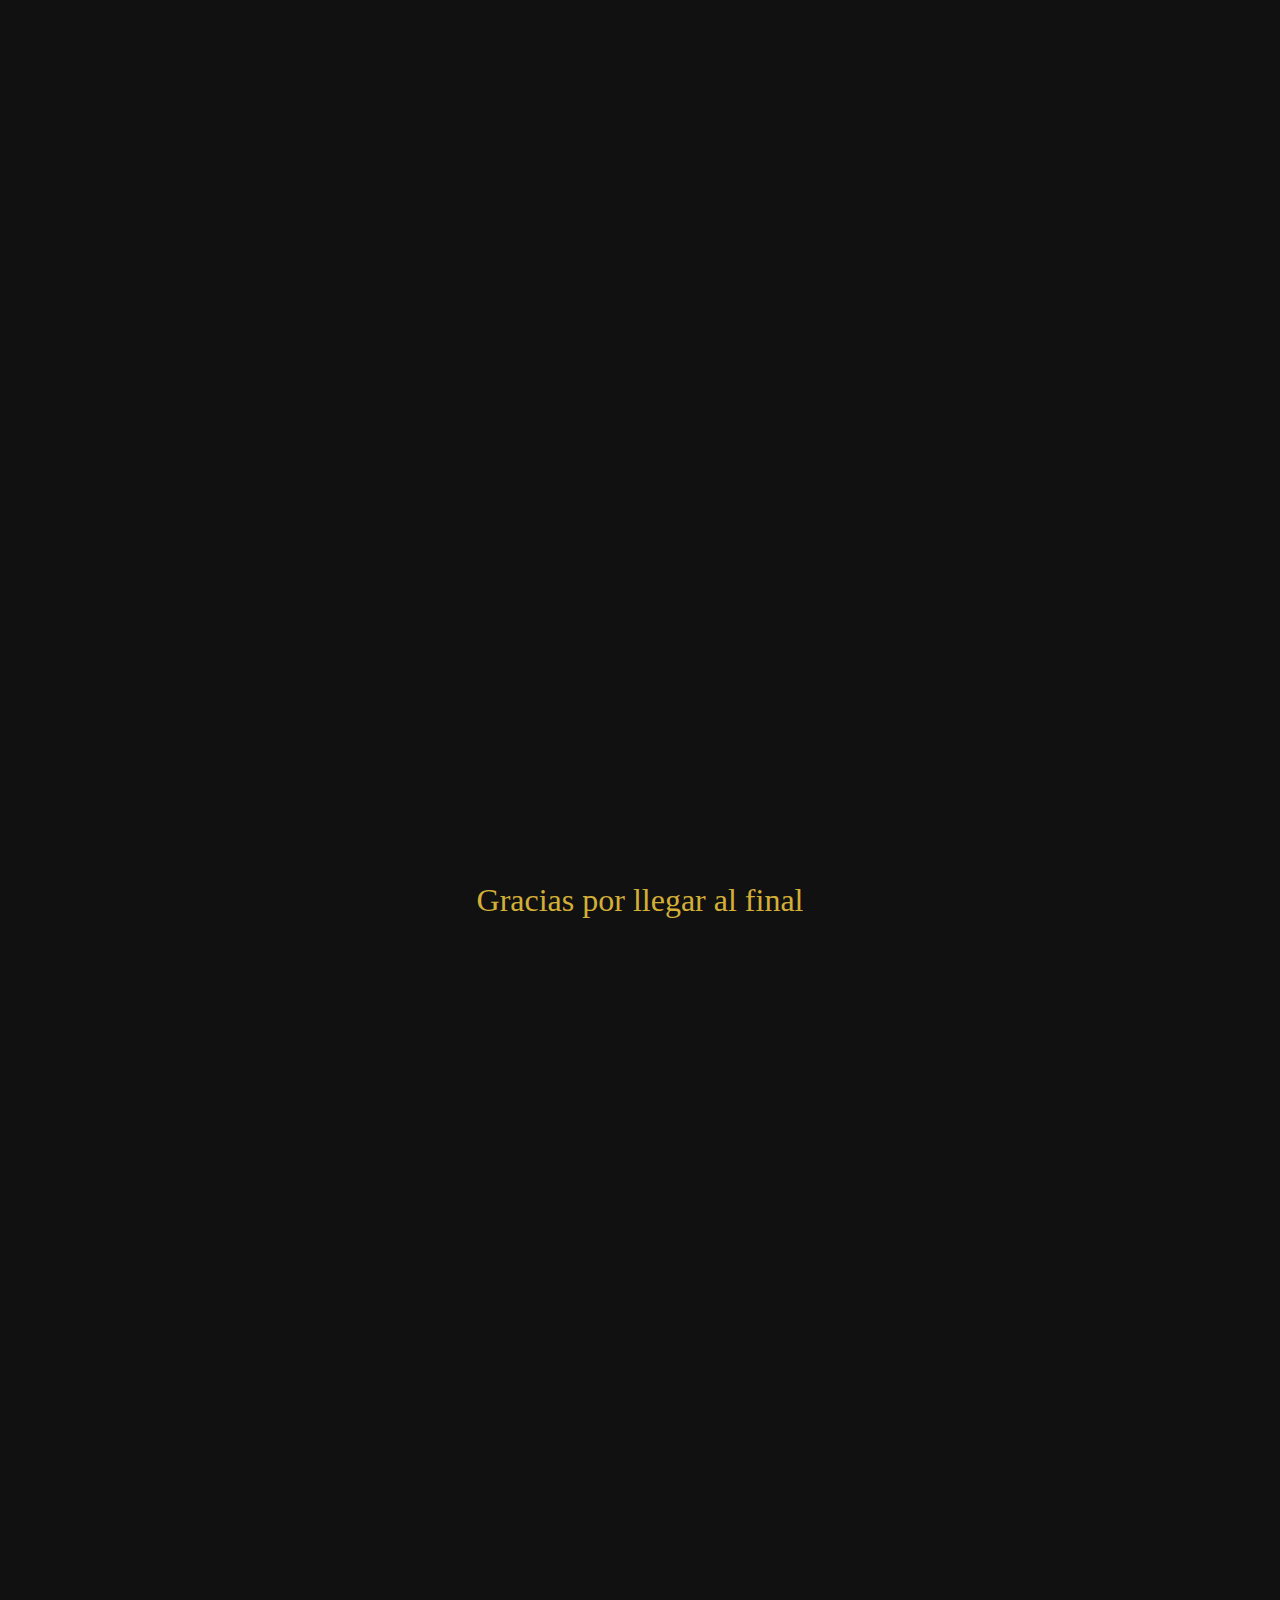
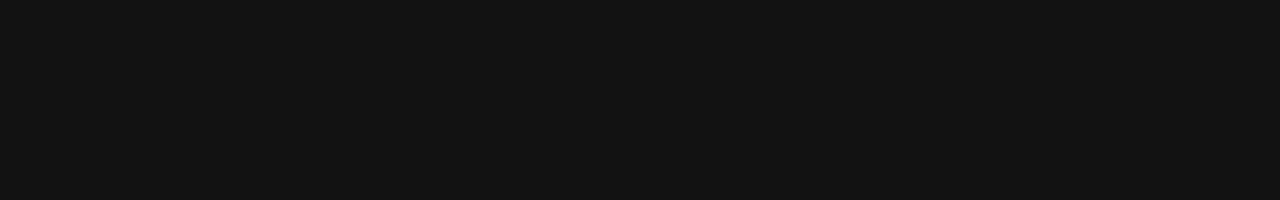
<file: final.html>
<!DOCTYPE html>
<html lang="es">
<head>
  <meta charset="UTF-8" />
  <meta name="viewport" content="width=device-width, initial-scale=1.0" />
  <title>Apollo Unit · Final</title>
  <style>
    body {
      margin: 0;
      background: #111;
      height: 200vh; /* para poder hacer scroll */
      display: flex;
      align-items: center;
      justify-content: center;
      font-family: Georgia, serif;
      color: #d4af37;
      font-size: 2em;
    }
  </style>
</head>
<body>
  Gracias por llegar al final

 <script>
  let redirected = false;

  // Función para redirigir de vuelta a servicios
  function goToServicios() {
    if (redirected) return;
    redirected = true;
    window.location.href = 'servicios.html?final=true';
  }

  // Listener principal de scroll hacia arriba
  function handleScroll(e) {
    if (e.deltaY < 0) {
      goToServicios();
    }
  }

  // Asegura que el body puede recibir el scroll sin hacer click
  window.addEventListener('load', () => {
    window.focus();
    document.body.focus();

    // Activamos el scroll inmediatamente
    setTimeout(() => {
      window.addEventListener('wheel', handleScroll, { passive: false });
    }, 100);
  });
</script>


</body>
</html>
</file>
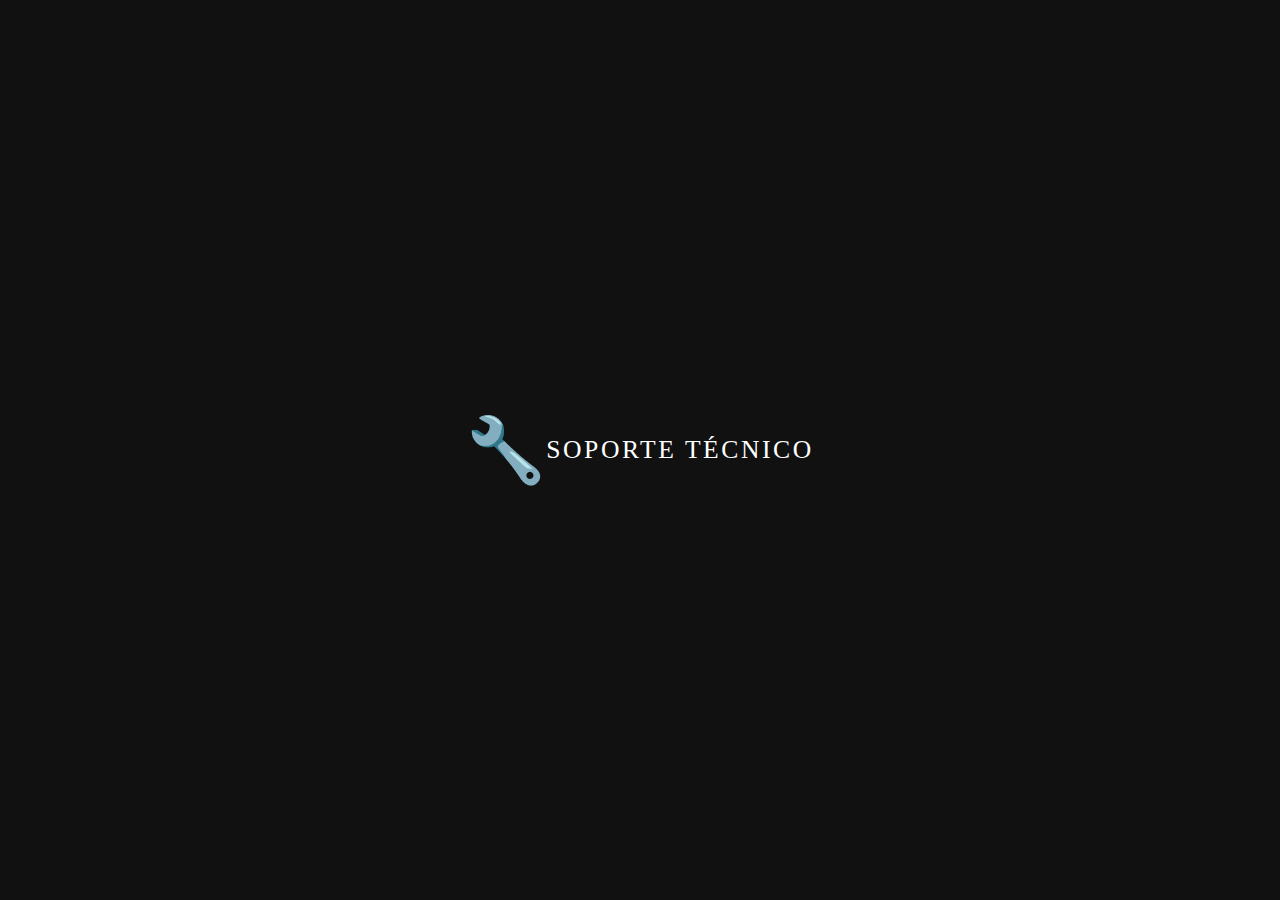
<file: servicios.html>
<!DOCTYPE html>
<html lang="es">
<head>
  <meta charset="UTF-8" />
  <meta name="viewport" content="width=device-width, initial-scale=1.0"/>
  <title>Apollo Unit · Servicios</title>
  <style>
    body {
      margin: 0;
      overflow: hidden;
      background: black;
      font-family: Georgia, serif;
    }

    #scroll-horizontal {
      display: flex;
      flex-direction: row;
      width: 400vw;
      height: 100vh;
      transition: transform 0.5s ease-in-out;
    }

    .no-transition {
      transition: none !important;
    }

    .slide {
      width: 100vw;
      height: 100vh;
      flex-shrink: 0;
      display: flex;
      justify-content: center;
      align-items: center;
      font-size: 4em;
      color: white;
    }

    .slide:nth-child(1) { background: #111; }
    .slide:nth-child(2) { background: #222; }
    .slide:nth-child(3) { background: #333; }
    .slide:nth-child(4) { background: #000; }
  </style>
</head>
<body>

  <div id="scroll-horizontal">
  <div class="slide">
    🔧<br>
    <span style="font-size: 0.4em; letter-spacing: 0.1em;">SOPORTE TÉCNICO</span>
  </div>
  <div class="slide">
    🧠<br>
    <span style="font-size: 0.4em; letter-spacing: 0.1em;">IA Y AUTOMATIZACIÓN</span>
  </div>
  <div class="slide">
    🔒<br>
    <span style="font-size: 0.4em; letter-spacing: 0.1em;">CIBERSEGURIDAD Y AUDITORÍA</span>
  </div>
  <div class="slide">
    📡<br>
    <span style="font-size: 0.4em; letter-spacing: 0.1em;">REDES E INFRAESTRUCTURAS</span>
  </div>
</div>


  <script>
    const slider = document.getElementById('scroll-horizontal');
    const slides = document.querySelectorAll('.slide');
    const urlParams = new URLSearchParams(window.location.search);
    const redirectedFromFinal = urlParams.get('final') === 'true';

    let currentSlide = redirectedFromFinal ? slides.length - 1 : 0;
    let isScrolling = false;

    function goToSlide(index, instant = false) {
      if (index < 0) {
        window.location.href = 'index.html';
        return;
      }
      if (index >= slides.length) {
        window.location.href = 'final.html';
        return;
      }

      if (instant) {
        slider.classList.add('no-transition');
      }

      slider.style.transform = `translateX(-${index * 100}vw)`;
      currentSlide = index;

      if (instant) {
        // Reactivem la transició després d'un petit delay
        setTimeout(() => {
          slider.classList.remove('no-transition');
        }, 50);
      }
    }

    window.addEventListener('load', () => {
      goToSlide(currentSlide, redirectedFromFinal);
    });

    window.addEventListener('wheel', (e) => {
      if (isScrolling) return;
      isScrolling = true;

      if (e.deltaY > 0) {
        goToSlide(currentSlide + 1);
      } else if (e.deltaY < 0) {
        goToSlide(currentSlide - 1);
      }

      setTimeout(() => {
        isScrolling = false;
      }, 600);
    }, { passive: false });
  </script>

</body>
</html>
</file>
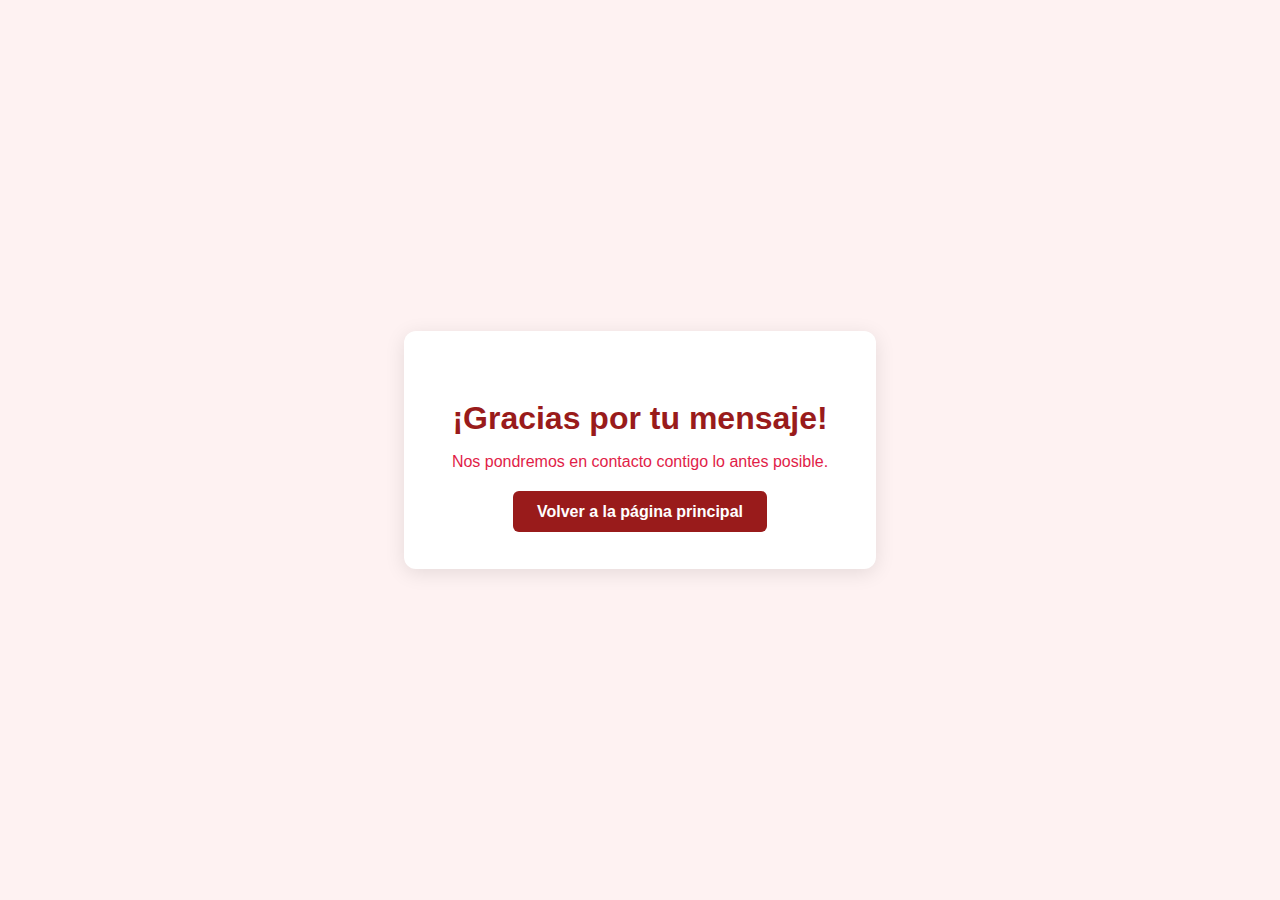
<file: thanks.html>
<!DOCTYPE html>
<html lang="es">
<head>
  <meta charset="UTF-8" />
  <meta name="viewport" content="width=device-width, initial-scale=1.0"/>
  <title>Gracias por tu mensaje</title>
  <style>
    body {
      margin: 0;
      font-family: 'Segoe UI', Tahoma, Geneva, Verdana, sans-serif;
      background-color: #fef2f2;
      color: #e11d48;
      display: flex;
      justify-content: center;
      align-items: center;
      height: 100vh;
      text-align: center;
    }
    .container {
      background: white;
      padding: 3rem;
      border-radius: 12px;
      box-shadow: 0 4px 20px rgba(0, 0, 0, 0.1);
    }
    h1 {
      color: #991b1b;
      margin-bottom: 1rem;
    }
    p {
      margin-bottom: 2rem;
    }
    a {
      background-color: #991b1b;
      color: white;
      text-decoration: none;
      padding: 0.75rem 1.5rem;
      border-radius: 6px;
      font-weight: bold;
      transition: background-color 0.2s ease-in-out;
    }
    a:hover {
      background-color: #fef2f2;
    }
  </style>
</head>
<body>
  <div class="container">
    <h1>¡Gracias por tu mensaje!</h1>
    <p>Nos pondremos en contacto contigo lo antes posible.</p>
    <a href="index.html">Volver a la página principal</a>
  </div>
</body>
</html>
</file>
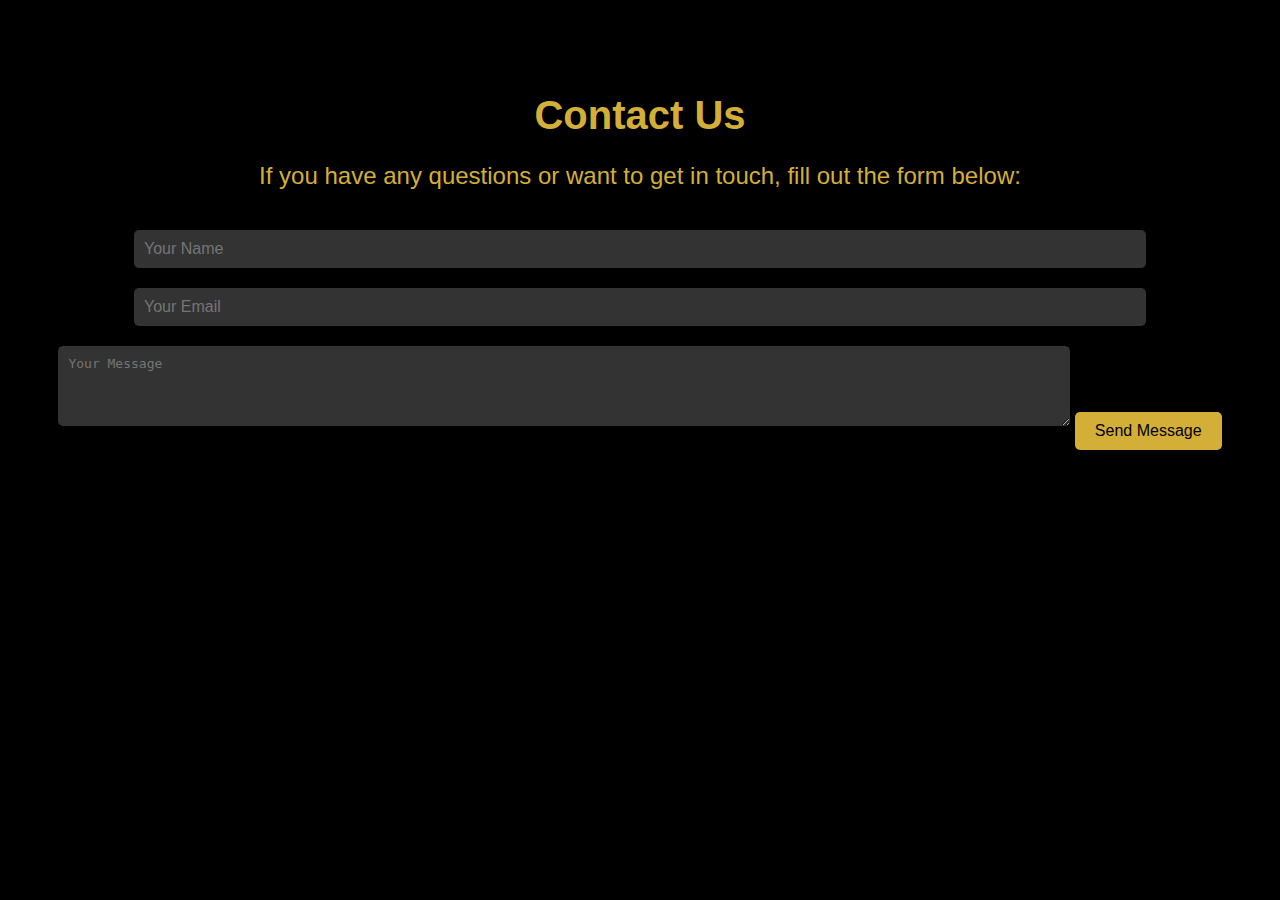
<file: mobile/contact.html>
<!DOCTYPE html>
<html lang="en">
<head>
  <meta charset="UTF-8" />
  <meta name="viewport" content="width=device-width, initial-scale=1.0" />
  <title>Contact - Apollo Unit</title>
  <style>
    /* Estilo general */
    body {
      margin: 0;
      padding: 0;
      font-family: 'Arial', sans-serif;
      background-color: #000;
      color: #d4af37;
      height: 100vh;
      overflow-x: hidden;
    }

    /* Sección "Contact" */
    .section-contact {
      padding: 60px 20px;
      text-align: center;
      background-color: #000;
    }

    h2 {
      font-size: 2.5em;
      margin-bottom: 20px;
    }

    p {
      font-size: 1.5em;
      margin-bottom: 30px;
    }

    /* Estilos del formulario */
    input, textarea {
      width: 80%;
      padding: 10px;
      margin: 10px 0;
      border: none;
      border-radius: 5px;
      font-size: 1em;
      background-color: #333;
      color: #fff;
    }

    button {
      background-color: #d4af37;
      color: black;
      padding: 10px 20px;
      border: none;
      border-radius: 5px;
      cursor: pointer;
      font-size: 1em;
    }

    button:hover {
      background-color: #f1c40f;
    }
  </style>
</head>
<body>

  <!-- Sección Contact -->
  <section class="section-contact">
    <h2>Contact Us</h2>
    <p>If you have any questions or want to get in touch, fill out the form below:</p>
    <form>
      <input type="text" placeholder="Your Name" required />
      <input type="email" placeholder="Your Email" required />
      <textarea placeholder="Your Message" rows="4" required></textarea>
      <button type="submit">Send Message</button>
    </form>
  </section>

</body>
</html>
</file>
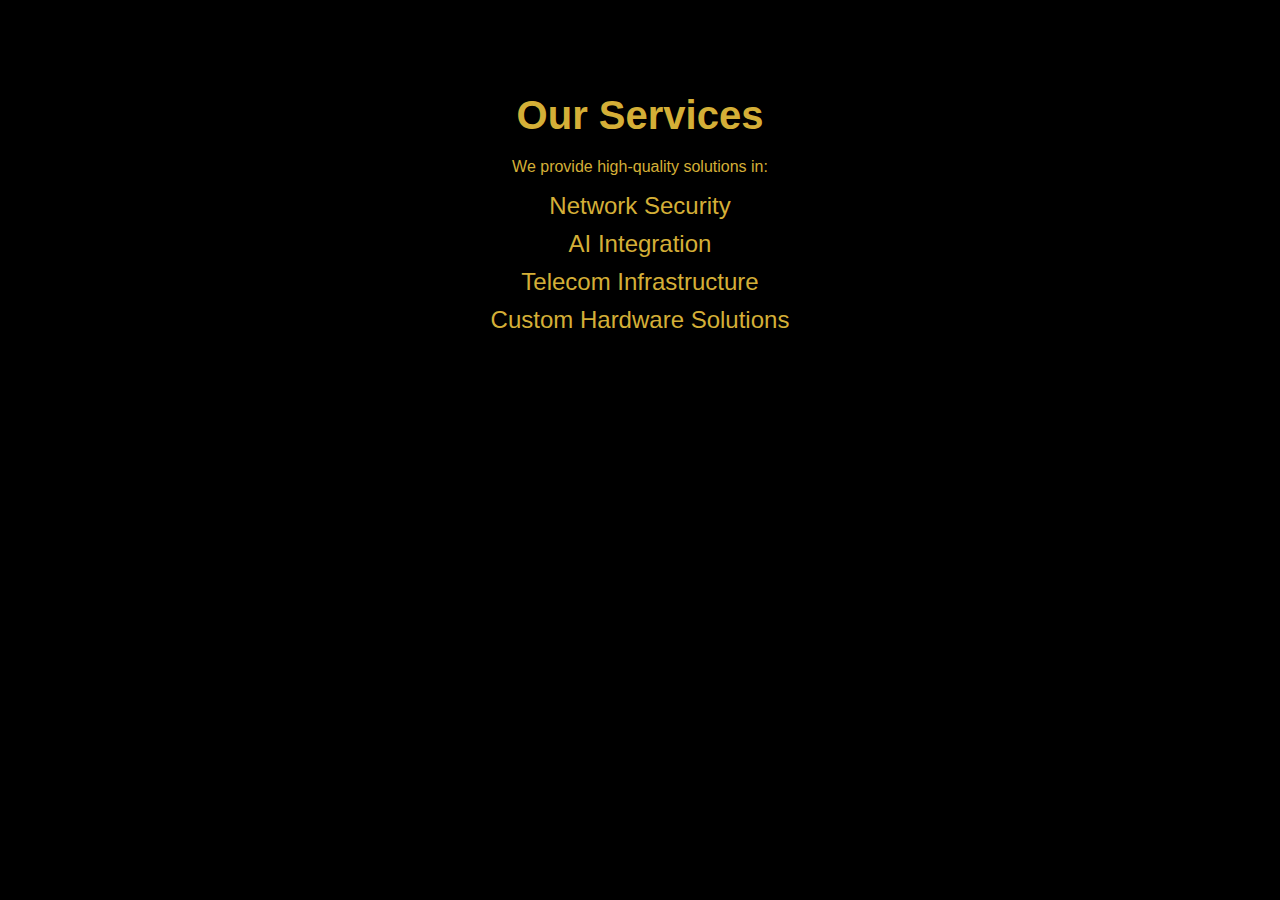
<file: mobile/service.html>
<!DOCTYPE html>
<html lang="en">
<head>
  <meta charset="UTF-8" />
  <meta name="viewport" content="width=device-width, initial-scale=1.0" />
  <title>Services - Apollo Unit</title>
  <style>
    /* Estilo general */
    body {
      margin: 0;
      padding: 0;
      font-family: 'Arial', sans-serif;
      background-color: #000;
      color: #d4af37;
      height: 100vh;
      overflow-x: hidden;
    }

    /* Sección "Services" */
    .section-services {
      padding: 60px 20px;
      text-align: center;
      background-color: #000;
    }

    h2 {
      font-size: 2.5em;
      margin-bottom: 20px;
    }

    ul {
      list-style-type: none;
      padding: 0;
    }

    ul li {
      font-size: 1.5em;
      margin-bottom: 10px;
    }

  </style>
</head>
<body>

  <!-- Sección Services -->
  <section class="section-services">
    <h2>Our Services</h2>
    <p>We provide high-quality solutions in:</p>
    <ul>
      <li>Network Security</li>
      <li>AI Integration</li>
      <li>Telecom Infrastructure</li>
      <li>Custom Hardware Solutions</li>
    </ul>
  </section>

</body>
</html>
</file>
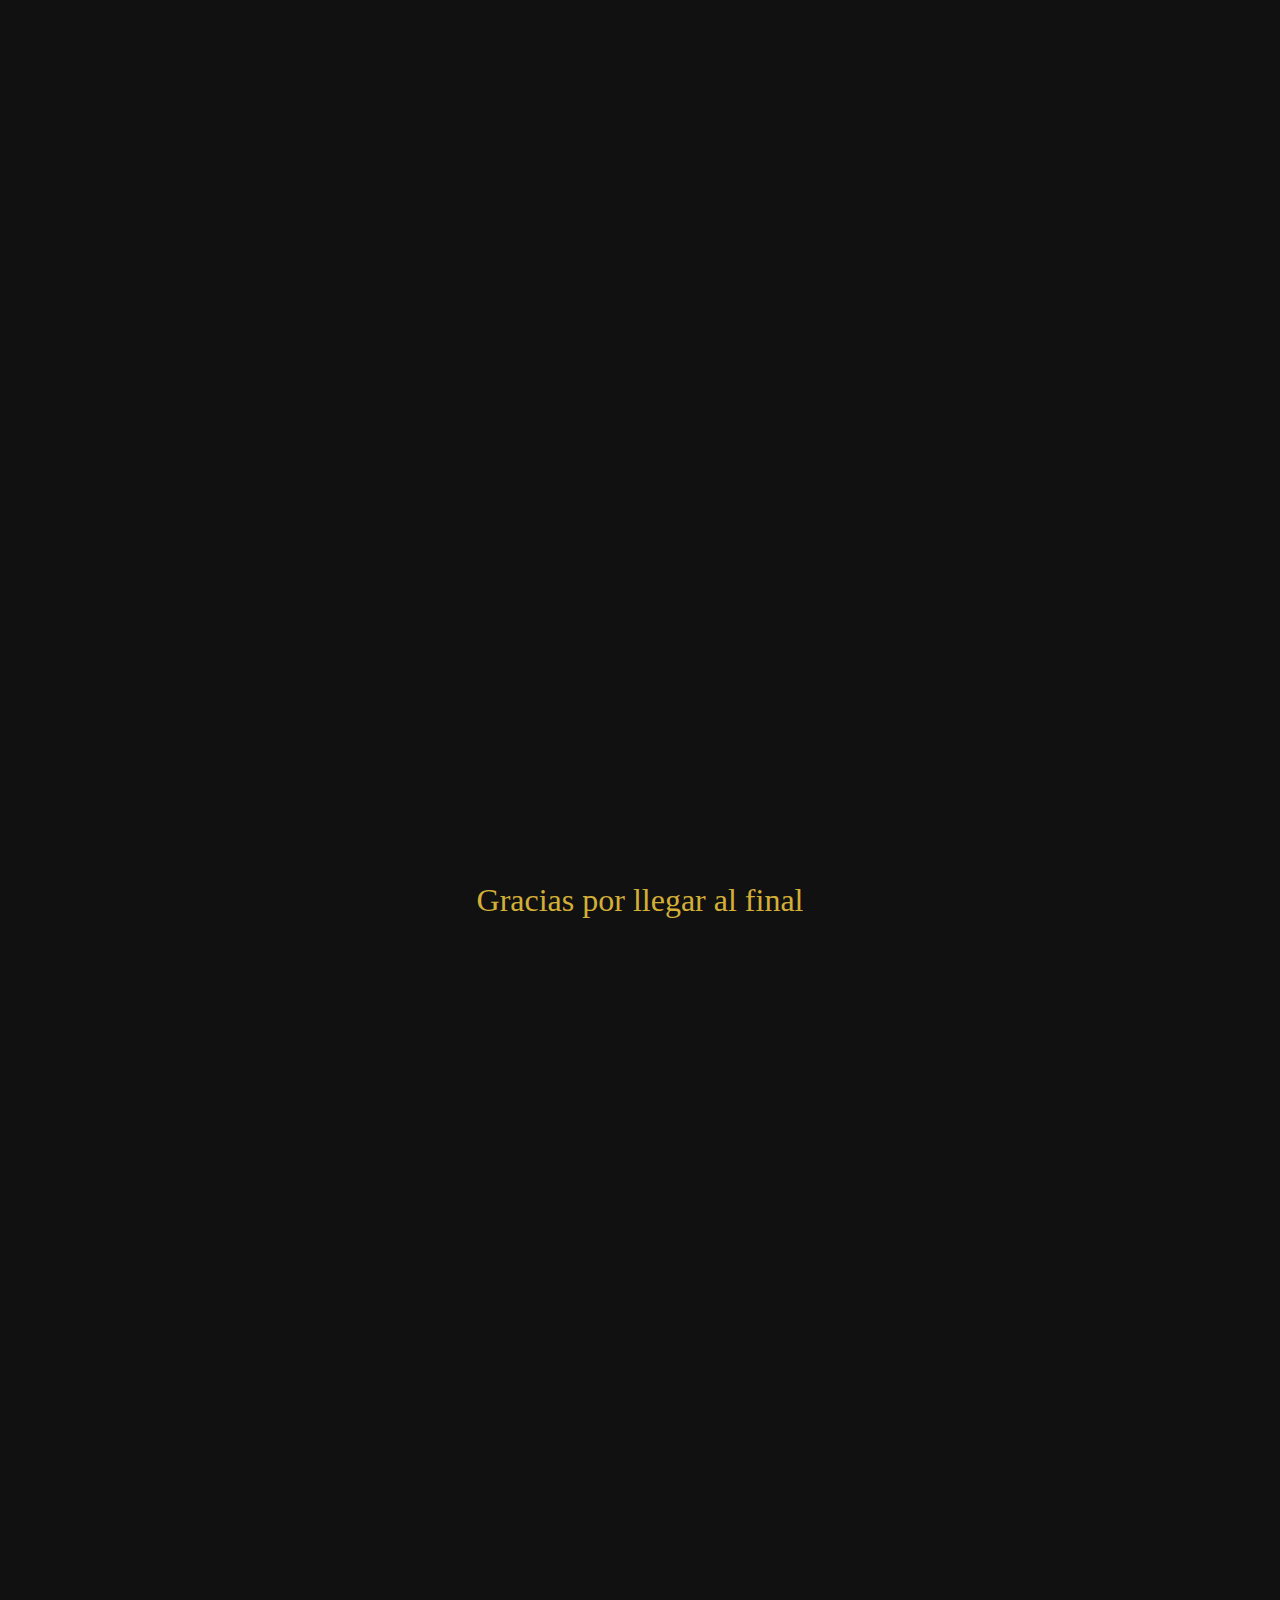
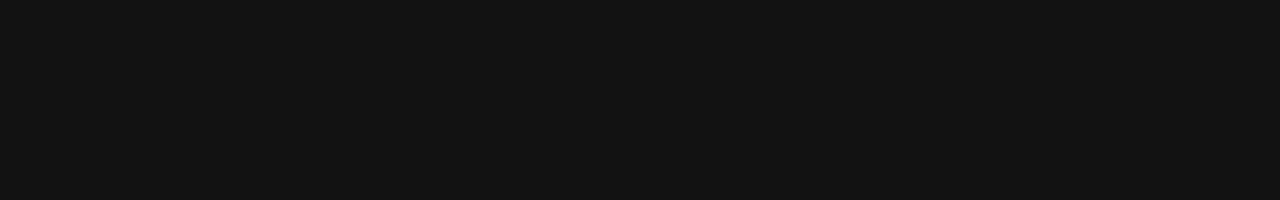
<file: pc/final.html>
<!DOCTYPE html>
<html lang="es">
<head>
  <meta charset="UTF-8" />
  <meta name="viewport" content="width=device-width, initial-scale=1.0" />
  <title>Apollo Unit · Final</title>
  <style>
    body {
      margin: 0;
      background: #111;
      height: 200vh; /* para poder hacer scroll */
      display: flex;
      align-items: center;
      justify-content: center;
      font-family: Georgia, serif;
      color: #d4af37;
      font-size: 2em;
    }
  </style>
</head>
<body>
  Gracias por llegar al final

 <script>
  let redirected = false;

  // Función para redirigir de vuelta a servicios
  function goToServicios() {
    if (redirected) return;
    redirected = true;
    window.location.href = 'servicios.html?final=true';
  }

  // Listener principal de scroll hacia arriba
  function handleScroll(e) {
    if (e.deltaY < 0) {
      goToServicios();
    }
  }

  // Asegura que el body puede recibir el scroll sin hacer click
  window.addEventListener('load', () => {
    window.focus();
    document.body.focus();

    // Activamos el scroll inmediatamente
    setTimeout(() => {
      window.addEventListener('wheel', handleScroll, { passive: false });
    }, 100);
  });
</script>


</body>
</html>
</file>
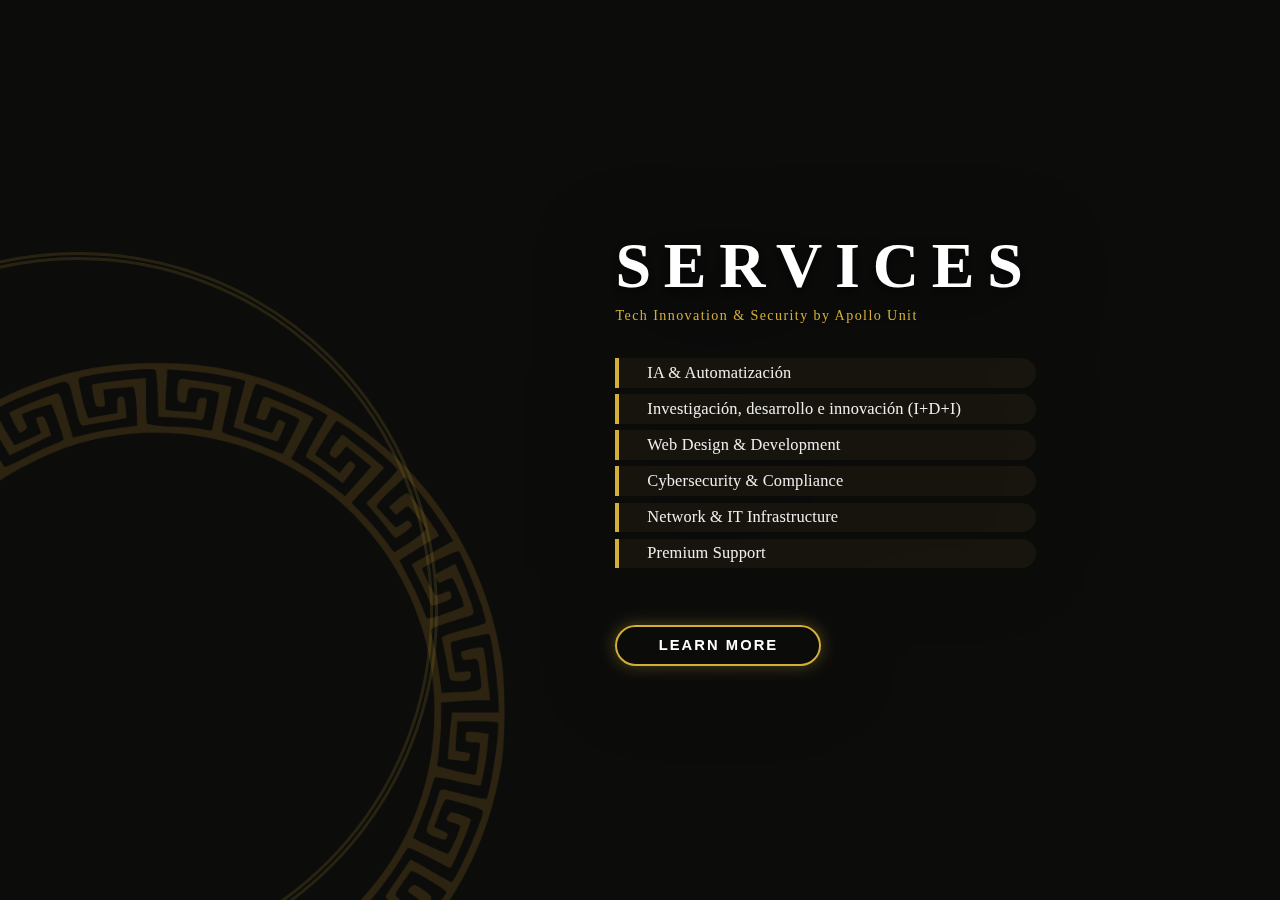
<file: pc/servicios.html>
<!DOCTYPE html>
<html lang="es">
<head>
  <meta charset="UTF-8" />
  <meta name="viewport" content="width=device-width, initial-scale=1.0"/>
  <title>Apollo Unit · Servicios</title>
  <style>
    body {
      margin: 0;
      overflow: hidden;
      background: #000;
      font-family: Georgia, serif;
    }

    #scroll-horizontal {
      display: flex;
      flex-direction: row;
      width: 400vw;
      height: 100vh;
      transition: transform 0.5s cubic-bezier(.77,0,.18,1);
    }

    .slide {
      width: 100vw;
      height: 100vh;
      flex-shrink: 0;
      display: flex;
      align-items: center;
      justify-content: center;
      position: relative;
      overflow: hidden;
    }

    /* Slide 1 Fondo */
    .services-slide {
      background: #000;
      background-image: url('fondo_service.png');
      background-size: cover;
      background-position: center;
      background-repeat: no-repeat;
    }

    .overlay {
      position: absolute;
      top: 0; left: 0;
      width: 100%; height: 100%;
      background: rgba(0, 0, 0, 0.62);
      z-index: 1;
    }

    /* Ornamento circular dorado */
    .decor-circle {
      position: absolute;
      left: -22vw;
      top: 28%;
      width: 55vw;
      height: 55vw;
      background: none;
      border: 8px double #d4af37;
      border-radius: 50%;
      opacity: 0.14;
      z-index: 2;
      pointer-events: none;
    }

    /* Contenido alineado derecha */
    .services-content {
      position: relative;
      z-index: 3;
      margin-left: 29vw;
      max-width: 38vw;
      color: #fff;
      text-align: left;
      display: flex;
      flex-direction: column;
      align-items: flex-start;
      padding: 4vw 0 4vw 0;
      filter: drop-shadow(0 8px 40px #000c);
      animation: fadein 0.9s cubic-bezier(.55,.17,.43,.95);
    }
    @keyframes fadein {
      0% { opacity:0; transform: translateY(40px);}
      100% {opacity:1; transform: none;}
    }

    .services-content h1 {
      font-size: 5vw;
      font-family: 'Georgia', serif;
      letter-spacing: 0.2em;
      font-weight: bold;
      color: #fff;
      margin: 0 0 0.12em 0;
      text-shadow: 0 4px 12px #000a;
      line-height: 1;
    }
    .services-content .subtitle {
      font-size: 1.1vw;
      color: #d4af37;
      letter-spacing: 0.1em;
      margin-bottom: 2em;
      margin-top: 0.1em;
    }
    .services-content ul {
      list-style: none;
      padding: 0;
      margin: 0 0 2.5em 0;
      width: 100%;
    }
    .services-content ul li {
      font-size: 1.28vw;
      margin: 0.38em 0;
      color: #eee;
      background: rgba(212, 175, 55, 0.06);
      border-left: 4px solid #d4af37;
      padding: 0.3em 1.7em;
      font-family: Georgia, serif;
      letter-spacing: 0.01em;
      font-weight: 500;
      transition: background 0.3s;
      border-radius: 0 2em 2em 0;
    }
    .services-content ul li:hover {
      background: rgba(212, 175, 55, 0.16);
    }

    .learn-more-button {
      padding: 0.72em 2.8em;
      border: 2px solid #d4af37;
      border-radius: 40px;
      font-size: 1.15vw;
      cursor: pointer;
      color: #fff;
      background: transparent;
      letter-spacing: 0.14em;
      font-weight: bold;
      box-shadow: 0 0 14px 2px #d4af3745;
      transition: background 0.2s, color 0.2s, border 0.2s, box-shadow 0.3s;
      outline: none;
      margin-top: 0.7em;
    }
    .learn-more-button:hover {
      background: #d4af37;
      color: #111;
      border-color: #fff;
      box-shadow: 0 0 20px 0 #d4af37b2;
    }

    /* Responsive */
    @media (max-width: 1024px) {
      .decor-circle { left: -38vw; top: 36%; width: 110vw; height: 110vw;}
      .services-content { margin-left: 13vw; max-width: 70vw;}
      .services-content h1 {font-size: 8vw;}
      .services-content ul li, .services-content .subtitle, .learn-more-button { font-size: 2.7vw;}
    }
    @media (max-width: 700px) {
      .decor-circle { display: none; }
      .services-content {margin: 0 auto; max-width: 95vw; align-items: flex-start; padding: 9vw 0;}
      .services-content h1 {font-size: 12vw;}
      .services-content .subtitle {font-size: 3.5vw;}
      .services-content ul li { font-size: 4vw; padding-left: 1.2em;}
      .learn-more-button { font-size: 4vw; padding: 1em 2em;}
    }

    .slide:nth-child(2) { background: #222; }
    .slide:nth-child(3) { background: #333; }
    .slide:nth-child(4) { background: #000; }
  </style>
</head>
<body>

  <div id="scroll-horizontal">

    <!-- SLIDE 1: Servicios -->
    <div class="slide services-slide">
      <div class="overlay"></div>
      <div class="decor-circle"></div>
      <div class="services-content">
        <h1>SERVICES</h1>
        <p class="subtitle">Tech Innovation & Security by Apollo Unit</p>
        <ul>
          <li>IA & Automatización</li>
          <li>Investigación, desarrollo e innovación (I+D+I)</li>
          <li>Web Design & Development</li>
          <li>Cybersecurity & Compliance</li>
          <li>Network & IT Infrastructure</li>
          <li>Premium Support</li>
        </ul>
        <button class="learn-more-button">LEARN MORE</button>
      </div>
    </div>

    <!-- SLIDE 2: ABOUT US -->
<div class="slide aboutus-slide">
  <div class="aboutus-content">
    <div class="aboutus-text">
      <h1>ABOUT US</h1>
      <p>
        Apollo Unit was founded in 2024 with a clear purpose: to simplify and secure the digital transformation of modern businesses.
        <br><br>
        After years of working across disconnected sectors — design, software, networks, cybersecurity — we saw the need for a unified solution that combines all of them in one agile, expert team.
        <br><br>
        We’ve eliminated the back-and-forth between designers, developers, and cybersecurity consultants by bringing them all under one roof.
      </p>
      <button class="aboutus-learn-more">LEARN MORE</button>
    </div>
    <div class="aboutus-image">
      <img src="busto_apollo.png" alt="Apollo bust" />
    </div>
  </div>
</div>


    <!-- SLIDE 3 -->
    <div class="slide">
      🔒<br>
      <span style="font-size: 0.4em; letter-spacing: 0.1em;">CIBERSEGURIDAD Y AUDITORÍA</span>
    </div>

    <!-- SLIDE 4 -->
    <div class="slide">
      📡<br>
      <span style="font-size: 0.4em; letter-spacing: 0.1em;">REDES E INFRAESTRUCTURAS</span>
    </div>
  </div>

<script>
    const slider = document.getElementById('scroll-horizontal');
    const slides = document.querySelectorAll('.slide');
    const urlParams = new URLSearchParams(window.location.search);
    const redirectedFromFinal = urlParams.get('final') === 'true';

    let currentSlide = redirectedFromFinal ? slides.length - 1 : 0;
    let isScrolling = false;

    function goToSlide(index, instant = false) {
      if (index < 0) {
        window.location.href = 'index-pc.html';
        return;
      }
      if (index >= slides.length) {
        window.location.href = 'final.html';
        return;
      }

      if (instant) {
        slider.classList.add('no-transition');
      }

      slider.style.transform = `translateX(-${index * 100}vw)`;
      currentSlide = index;

      if (instant) {
        // Reactivem la transició després d'un petit delay
        setTimeout(() => {
          slider.classList.remove('no-transition');
        }, 50);
      }
    }

    window.addEventListener('load', () => {
      goToSlide(currentSlide, redirectedFromFinal);
    });

    window.addEventListener('wheel', (e) => {
      if (isScrolling) return;
      isScrolling = true;

      if (e.deltaY > 0) {
        goToSlide(currentSlide + 1);
      } else if (e.deltaY < 0) {
        goToSlide(currentSlide - 1);
      }

      setTimeout(() => {
        isScrolling = false;
      }, 600);
    }, { passive: false });
  </script>
</body>
</html>
</file>
<file: web/assets/mobirise-icons2/mobirise27382.css>
@font-face {
  font-family: 'Moririse2';
  font-display: swap;
  src:  url('mobirise21e04.eot?f2bix4');
  src:  url('mobirise21e04.eot?f2bix4#iefix') format('embedded-opentype'),
    url('mobirise21e04.ttf?f2bix4') format('truetype'),
    url('mobirise21e04.woff?f2bix4') format('woff'),
    url('mobirise21e04.svg?f2bix4#mobirise2') format('svg');
  font-weight: normal;
  font-style: normal;
}

[class^="mobi-"], [class*=" mobi-"] {
  /* use !important to prevent issues with browser extensions that change fonts */
  font-family: 'Moririse2' !important;
  speak: none;
  font-style: normal;
  font-weight: normal;
  font-variant: normal;
  text-transform: none;
  line-height: 1;

  /* Better Font Rendering =========== */
  -webkit-font-smoothing: antialiased;
  -moz-osx-font-smoothing: grayscale;
}

.mobi-mbri-add-submenu:before {
  content: "\e900";
}
.mobi-mbri-alert:before {
  content: "\e901";
}
.mobi-mbri-align-center:before {
  content: "\e902";
}
.mobi-mbri-align-justify:before {
  content: "\e903";
}
.mobi-mbri-align-left:before {
  content: "\e904";
}
.mobi-mbri-align-right:before {
  content: "\e905";
}
.mobi-mbri-android:before {
  content: "\e906";
}
.mobi-mbri-apple:before {
  content: "\e907";
}
.mobi-mbri-arrow-down:before {
  content: "\e908";
}
.mobi-mbri-arrow-next:before {
  content: "\e909";
}
.mobi-mbri-arrow-prev:before {
  content: "\e90a";
}
.mobi-mbri-arrow-up:before {
  content: "\e90b";
}
.mobi-mbri-bold:before {
  content: "\e90c";
}
.mobi-mbri-bookmark:before {
  content: "\e90d";
}
.mobi-mbri-bootstrap:before {
  content: "\e90e";
}
.mobi-mbri-briefcase:before {
  content: "\e90f";
}
.mobi-mbri-browse:before {
  content: "\e910";
}
.mobi-mbri-bulleted-list:before {
  content: "\e911";
}
.mobi-mbri-calendar:before {
  content: "\e912";
}
.mobi-mbri-camera:before {
  content: "\e913";
}
.mobi-mbri-cart-add:before {
  content: "\e914";
}
.mobi-mbri-cart-full:before {
  content: "\e915";
}
.mobi-mbri-cash:before {
  content: "\e916";
}
.mobi-mbri-change-style:before {
  content: "\e917";
}
.mobi-mbri-chat:before {
  content: "\e918";
}
.mobi-mbri-clock:before {
  content: "\e919";
}
.mobi-mbri-close:before {
  content: "\e91a";
}
.mobi-mbri-cloud:before {
  content: "\e91b";
}
.mobi-mbri-code:before {
  content: "\e91c";
}
.mobi-mbri-contact-form:before {
  content: "\e91d";
}
.mobi-mbri-credit-card:before {
  content: "\e91e";
}
.mobi-mbri-cursor-click:before {
  content: "\e91f";
}
.mobi-mbri-cust-feedback:before {
  content: "\e920";
}
.mobi-mbri-database:before {
  content: "\e921";
}
.mobi-mbri-delivery:before {
  content: "\e922";
}
.mobi-mbri-desktop:before {
  content: "\e923";
}
.mobi-mbri-devices:before {
  content: "\e924";
}
.mobi-mbri-down:before {
  content: "\e925";
}
.mobi-mbri-download-2:before {
  content: "\e926";
}
.mobi-mbri-download:before {
  content: "\e927";
}
.mobi-mbri-drag-n-drop-2:before {
  content: "\e928";
}
.mobi-mbri-drag-n-drop:before {
  content: "\e929";
}
.mobi-mbri-edit-2:before {
  content: "\e92a";
}
.mobi-mbri-edit:before {
  content: "\e92b";
}
.mobi-mbri-error:before {
  content: "\e92c";
}
.mobi-mbri-extension:before {
  content: "\e92d";
}
.mobi-mbri-features:before {
  content: "\e92e";
}
.mobi-mbri-file:before {
  content: "\e92f";
}
.mobi-mbri-flag:before {
  content: "\e930";
}
.mobi-mbri-folder:before {
  content: "\e931";
}
.mobi-mbri-gift:before {
  content: "\e932";
}
.mobi-mbri-github:before {
  content: "\e933";
}
.mobi-mbri-globe-2:before {
  content: "\e934";
}
.mobi-mbri-globe:before {
  content: "\e935";
}
.mobi-mbri-growing-chart:before {
  content: "\e936";
}
.mobi-mbri-hearth:before {
  content: "\e937";
}
.mobi-mbri-help:before {
  content: "\e938";
}
.mobi-mbri-home:before {
  content: "\e939";
}
.mobi-mbri-hot-cup:before {
  content: "\e93a";
}
.mobi-mbri-idea:before {
  content: "\e93b";
}
.mobi-mbri-image-gallery:before {
  content: "\e93c";
}
.mobi-mbri-image-slider:before {
  content: "\e93d";
}
.mobi-mbri-info:before {
  content: "\e93e";
}
.mobi-mbri-italic:before {
  content: "\e93f";
}
.mobi-mbri-key:before {
  content: "\e940";
}
.mobi-mbri-laptop:before {
  content: "\e941";
}
.mobi-mbri-layers:before {
  content: "\e942";
}
.mobi-mbri-left-right:before {
  content: "\e943";
}
.mobi-mbri-left:before {
  content: "\e944";
}
.mobi-mbri-letter:before {
  content: "\e945";
}
.mobi-mbri-like:before {
  content: "\e946";
}
.mobi-mbri-link:before {
  content: "\e947";
}
.mobi-mbri-lock:before {
  content: "\e948";
}
.mobi-mbri-login:before {
  content: "\e949";
}
.mobi-mbri-logout:before {
  content: "\e94a";
}
.mobi-mbri-magic-stick:before {
  content: "\e94b";
}
.mobi-mbri-map-pin:before {
  content: "\e94c";
}
.mobi-mbri-menu:before {
  content: "\e94d";
}
.mobi-mbri-mobile-2:before {
  content: "\e94e";
}
.mobi-mbri-mobile-horizontal:before {
  content: "\e94f";
}
.mobi-mbri-mobile:before {
  content: "\e950";
}
.mobi-mbri-mobirise:before {
  content: "\e951";
}
.mobi-mbri-more-horizontal:before {
  content: "\e952";
}
.mobi-mbri-more-vertical:before {
  content: "\e953";
}
.mobi-mbri-music:before {
  content: "\e954";
}
.mobi-mbri-new-file:before {
  content: "\e955";
}
.mobi-mbri-numbered-list:before {
  content: "\e956";
}
.mobi-mbri-opened-folder:before {
  content: "\e957";
}
.mobi-mbri-pages:before {
  content: "\e958";
}
.mobi-mbri-paper-plane:before {
  content: "\e959";
}
.mobi-mbri-paperclip:before {
  content: "\e95a";
}
.mobi-mbri-phone:before {
  content: "\e95b";
}
.mobi-mbri-photo:before {
  content: "\e95c";
}
.mobi-mbri-photos:before {
  content: "\e95d";
}
.mobi-mbri-pin:before {
  content: "\e95e";
}
.mobi-mbri-play:before {
  content: "\e95f";
}
.mobi-mbri-plus:before {
  content: "\e960";
}
.mobi-mbri-preview:before {
  content: "\e961";
}
.mobi-mbri-print:before {
  content: "\e962";
}
.mobi-mbri-protect:before {
  content: "\e963";
}
.mobi-mbri-question:before {
  content: "\e964";
}
.mobi-mbri-quote-left:before {
  content: "\e965";
}
.mobi-mbri-quote-right:before {
  content: "\e966";
}
.mobi-mbri-redo:before {
  content: "\e967";
}
.mobi-mbri-refresh:before {
  content: "\e968";
}
.mobi-mbri-responsive-2:before {
  content: "\e969";
}
.mobi-mbri-responsive:before {
  content: "\e96a";
}
.mobi-mbri-right:before {
  content: "\e96b";
}
.mobi-mbri-rocket:before {
  content: "\e96c";
}
.mobi-mbri-sad-face:before {
  content: "\e96d";
}
.mobi-mbri-sale:before {
  content: "\e96e";
}
.mobi-mbri-save:before {
  content: "\e96f";
}
.mobi-mbri-search:before {
  content: "\e970";
}
.mobi-mbri-setting-2:before {
  content: "\e971";
}
.mobi-mbri-setting-3:before {
  content: "\e972";
}
.mobi-mbri-setting:before {
  content: "\e973";
}
.mobi-mbri-share:before {
  content: "\e974";
}
.mobi-mbri-shopping-bag:before {
  content: "\e975";
}
.mobi-mbri-shopping-basket:before {
  content: "\e976";
}
.mobi-mbri-shopping-cart:before {
  content: "\e977";
}
.mobi-mbri-sites:before {
  content: "\e978";
}
.mobi-mbri-smile-face:before {
  content: "\e979";
}
.mobi-mbri-speed:before {
  content: "\e97a";
}
.mobi-mbri-star:before {
  content: "\e97b";
}
.mobi-mbri-success:before {
  content: "\e97c";
}
.mobi-mbri-sun:before {
  content: "\e97d";
}
.mobi-mbri-sun2:before {
  content: "\e97e";
}
.mobi-mbri-tablet-vertical:before {
  content: "\e97f";
}
.mobi-mbri-tablet:before {
  content: "\e980";
}
.mobi-mbri-target:before {
  content: "\e981";
}
.mobi-mbri-timer:before {
  content: "\e982";
}
.mobi-mbri-to-ftp:before {
  content: "\e983";
}
.mobi-mbri-to-local-drive:before {
  content: "\e984";
}
.mobi-mbri-touch-swipe:before {
  content: "\e985";
}
.mobi-mbri-touch:before {
  content: "\e986";
}
.mobi-mbri-trash:before {
  content: "\e987";
}
.mobi-mbri-underline:before {
  content: "\e988";
}
.mobi-mbri-undo:before {
  content: "\e989";
}
.mobi-mbri-unlink:before {
  content: "\e98a";
}
.mobi-mbri-unlock:before {
  content: "\e98b";
}
.mobi-mbri-up-down:before {
  content: "\e98c";
}
.mobi-mbri-up:before {
  content: "\e98d";
}
.mobi-mbri-update:before {
  content: "\e98e";
}
.mobi-mbri-upload-2:before {
  content: "\e98f";
}
.mobi-mbri-upload:before {
  content: "\e990";
}
.mobi-mbri-user-2:before {
  content: "\e991";
}
.mobi-mbri-user:before {
  content: "\e992";
}
.mobi-mbri-users:before {
  content: "\e993";
}
.mobi-mbri-video-play:before {
  content: "\e994";
}
.mobi-mbri-video:before {
  content: "\e995";
}
.mobi-mbri-watch:before {
  content: "\e996";
}
.mobi-mbri-website-theme-2:before {
  content: "\e997";
}
.mobi-mbri-website-theme:before {
  content: "\e998";
}
.mobi-mbri-wifi:before {
  content: "\e999";
}
.mobi-mbri-windows:before {
  content: "\e99a";
}
.mobi-mbri-zoom-in:before {
  content: "\e99b";
}
.mobi-mbri-zoom-out:before {
  content: "\e99c";
}
</file>
<file: parallax/jarallax7382.css>
.jarallax {
    position: relative;
    z-index: 0;
}
.jarallax > .jarallax-img {
    position: absolute;
    object-fit: cover;
    /* support for plugin https://github.com/bfred-it/object-fit-images */
    font-family: 'object-fit: cover;';
    top: 0;
    left: 0;
    width: 100%;
    height: 100%;
    z-index: -1;
}
</file>
<file: dropdown/css/style7382.css>
.navbar-dropdown {
  left: 0;
  padding: 0;
  position: absolute;
  right: 0;
  top: 0;
  transition: all 0.45s ease;
  z-index: 1030;
  background: #282828; }
  .navbar-dropdown .navbar-logo {
    margin-right: 0.8rem;
    transition: margin 0.3s ease-in-out;
    vertical-align: middle; }
    .navbar-dropdown .navbar-logo img {
      height: 3.125rem;
      transition: all 0.3s ease-in-out; }
    .navbar-dropdown .navbar-logo.mbr-iconfont {
      font-size: 3.125rem;
      line-height: 3.125rem; }
  .navbar-dropdown .navbar-caption {
    font-weight: 700;
    white-space: normal;
    vertical-align: -4px;
    line-height: 3.125rem !important; }
    .navbar-dropdown .navbar-caption, .navbar-dropdown .navbar-caption:hover {
      color: inherit;
      text-decoration: none; }
  .navbar-dropdown .mbr-iconfont + .navbar-caption {
    vertical-align: -1px; }
  .navbar-dropdown.navbar-fixed-top {
    position: fixed; }
  .navbar-dropdown .navbar-brand span {
    vertical-align: -4px; }
  .navbar-dropdown.bg-color.transparent {
    background: none; }
  .navbar-dropdown.navbar-short .navbar-brand {
    padding: 0.625rem 0; }
    .navbar-dropdown.navbar-short .navbar-brand span {
      vertical-align: -1px; }
  .navbar-dropdown.navbar-short .navbar-caption {
    line-height: 2.375rem !important;
    vertical-align: -2px; }
  .navbar-dropdown.navbar-short .navbar-logo {
    margin-right: 0.5rem; }
    .navbar-dropdown.navbar-short .navbar-logo img {
      height: 2.375rem; }
    .navbar-dropdown.navbar-short .navbar-logo.mbr-iconfont {
      font-size: 2.375rem;
      line-height: 2.375rem; }
  .navbar-dropdown.navbar-short .mbr-table-cell {
    height: 3.625rem; }
  .navbar-dropdown .navbar-close {
    left: 0.6875rem;
    position: fixed;
    top: 0.75rem;
    z-index: 1000; }
  .navbar-dropdown .hamburger-icon {
    content: "";
    display: inline-block;
    vertical-align: middle;
    width: 16px;
    -webkit-box-shadow: 0 -6px 0 1px #282828,0 0 0 1px #282828,0 6px 0 1px #282828;
    -moz-box-shadow: 0 -6px 0 1px #282828,0 0 0 1px #282828,0 6px 0 1px #282828;
    box-shadow: 0 -6px 0 1px #282828,0 0 0 1px #282828,0 6px 0 1px #282828; }

.dropdown-menu .dropdown-toggle[data-toggle="dropdown-submenu"]::after {
  border-bottom: 0.35em solid transparent;
  border-left: 0.35em solid;
  border-right: 0;
  border-top: 0.35em solid transparent;
  margin-left: 0.3rem; }

.dropdown-menu .dropdown-item:focus {
  outline: 0; }

.nav-dropdown {
  font-size: 0.75rem;
  font-weight: 500;
  height: auto !important; }
  .nav-dropdown .nav-btn {
    padding-left: 1rem; }
  .nav-dropdown .link {
    margin: .667em 1.667em;
    font-weight: 500;
    padding: 0;
    transition: color .2s ease-in-out; }
    .nav-dropdown .link.dropdown-toggle {
      margin-right: 2.583em; }
      .nav-dropdown .link.dropdown-toggle::after {
        margin-left: .25rem;
        border-top: 0.35em solid;
        border-right: 0.35em solid transparent;
        border-left: 0.35em solid transparent;
        border-bottom: 0; }
      .nav-dropdown .link.dropdown-toggle[aria-expanded="true"] {
        margin: 0;
        padding: 0.667em 3.263em  0.667em 1.667em; }
  .nav-dropdown .link::after,
  .nav-dropdown .dropdown-item::after {
    color: inherit; }
  .nav-dropdown .btn {
    font-size: 0.75rem;
    font-weight: 700;
    letter-spacing: 0;
    margin-bottom: 0;
    padding-left: 1.25rem;
    padding-right: 1.25rem; }
  .nav-dropdown .dropdown-menu {
    border-radius: 0;
    border: 0;
    left: 0;
    margin: 0;
    padding-bottom: 1.25rem;
    padding-top: 1.25rem;
    position: relative; }
  .nav-dropdown .dropdown-submenu {
    margin-left: 0.125rem;
    top: 0; }
  .nav-dropdown .dropdown-item {
    font-weight: 500;
    line-height: 2;
    padding: 0.3846em 4.615em 0.3846em 1.5385em;
    position: relative;
    transition: color .2s ease-in-out, background-color .2s ease-in-out; }
    .nav-dropdown .dropdown-item::after {
      margin-top: -0.3077em;
      position: absolute;
      right: 1.1538em;
      top: 50%; }
    .nav-dropdown .dropdown-item:focus, .nav-dropdown .dropdown-item:hover {
      background: none; }

@media (max-width: 767px) {
  .nav-dropdown.navbar-toggleable-sm {
    bottom: 0;
    display: none;
    left: 0;
    overflow-x: hidden;
    position: fixed;
    top: 0;
    transform: translateX(-100%);
    -ms-transform: translateX(-100%);
    -webkit-transform: translateX(-100%);
    width: 18.75rem;
    z-index: 999; } }
.nav-dropdown.navbar-toggleable-xl {
  bottom: 0;
  display: none;
  left: 0;
  overflow-x: hidden;
  position: fixed;
  top: 0;
  transform: translateX(-100%);
  -ms-transform: translateX(-100%);
  -webkit-transform: translateX(-100%);
  width: 18.75rem;
  z-index: 999; }

.nav-dropdown-sm {
  display: block !important;
  overflow-x: hidden;
  overflow: auto;
  padding-top: 3.875rem; }
  .nav-dropdown-sm::after {
    content: "";
    display: block;
    height: 3rem;
    width: 100%; }
  .nav-dropdown-sm.collapse.in ~ .navbar-close {
    display: block !important; }
  .nav-dropdown-sm.collapsing, .nav-dropdown-sm.collapse.in {
    transform: translateX(0);
    -ms-transform: translateX(0);
    -webkit-transform: translateX(0);
    transition: all 0.25s ease-out;
    -webkit-transition: all 0.25s ease-out;
    background: #282828; }
  .nav-dropdown-sm.collapsing[aria-expanded="false"] {
    transform: translateX(-100%);
    -ms-transform: translateX(-100%);
    -webkit-transform: translateX(-100%); }
  .nav-dropdown-sm .nav-item {
    display: block;
    margin-left: 0 !important;
    padding-left: 0; }
  .nav-dropdown-sm .link,
  .nav-dropdown-sm .dropdown-item {
    border-top: 1px dotted rgba(255, 255, 255, 0.1);
    font-size: 0.8125rem;
    line-height: 1.6;
    margin: 0 !important;
    padding: 0.875rem 2.4rem 0.875rem 1.5625rem !important;
    position: relative;
    white-space: normal; }
    .nav-dropdown-sm .link:focus, .nav-dropdown-sm .link:hover,
    .nav-dropdown-sm .dropdown-item:focus,
    .nav-dropdown-sm .dropdown-item:hover {
      background: rgba(0, 0, 0, 0.2) !important;
      color: #c0a375; }
  .nav-dropdown-sm .nav-btn {
    position: relative;
    padding: 1.5625rem 1.5625rem 0 1.5625rem; }
    .nav-dropdown-sm .nav-btn::before {
      border-top: 1px dotted rgba(255, 255, 255, 0.1);
      content: "";
      left: 0;
      position: absolute;
      top: 0;
      width: 100%; }
    .nav-dropdown-sm .nav-btn + .nav-btn {
      padding-top: 0.625rem; }
      .nav-dropdown-sm .nav-btn + .nav-btn::before {
        display: none; }
  .nav-dropdown-sm .btn {
    padding: 0.625rem 0; }
  .nav-dropdown-sm .dropdown-toggle[data-toggle="dropdown-submenu"]::after {
    margin-left: .25rem;
    border-top: 0.35em solid;
    border-right: 0.35em solid transparent;
    border-left: 0.35em solid transparent;
    border-bottom: 0; }
  .nav-dropdown-sm .dropdown-toggle[data-toggle="dropdown-submenu"][aria-expanded="true"]::after {
    border-top: 0;
    border-right: 0.35em solid transparent;
    border-left: 0.35em solid transparent;
    border-bottom: 0.35em solid; }
  .nav-dropdown-sm .dropdown-menu {
    margin: 0;
    padding: 0;
    position: relative;
    top: 0;
    left: 0;
    width: 100%;
    border: 0;
    float: none;
    border-radius: 0;
    background: none; }
  .nav-dropdown-sm .dropdown-submenu {
    left: 100%;
    margin-left: 0.125rem;
    margin-top: -1.25rem;
    top: 0; }

.navbar-toggleable-sm .nav-dropdown .dropdown-menu {
  position: absolute; }

.navbar-toggleable-sm .nav-dropdown .dropdown-submenu {
  left: 100%;
  margin-left: 0.125rem;
  margin-top: -1.25rem;
  top: 0; }

.navbar-toggleable-sm.opened .nav-dropdown .dropdown-menu {
  position: relative; }

.navbar-toggleable-sm.opened .nav-dropdown .dropdown-submenu {
  left: 0;
  margin-left: 00rem;
  margin-top: 0rem;
  top: 0; }

.is-builder .nav-dropdown.collapsing {
  transition: none !important; }
</file>
<file: socicon/css/styles7382.css>
@charset "UTF-8";

@font-face {
  font-family: 'Socicon';
  src:  url('https://r.mobirisesite.com/1600610/assets/socicon/fonts/socicon.eot');
  src:  url('https://r.mobirisesite.com/1600610/assets/socicon/fonts/socicon.eot?#iefix') format('embedded-opentype'),
    url('https://r.mobirisesite.com/1600610/assets/socicon/fonts/socicon.woff2') format('woff2'),
    url('https://r.mobirisesite.com/1600610/assets/socicon/fonts/socicon.ttf') format('truetype'),
    url('https://r.mobirisesite.com/1600610/assets/socicon/fonts/socicon.woff') format('woff'),
    url('https://r.mobirisesite.com/1600610/assets/socicon/fonts/socicon.svg#socicon') format('svg');
  font-weight: normal;
  font-style: normal;
  font-display: swap;
}

[data-icon]:before {
  font-family: "socicon" !important;
  content: attr(data-icon);
  font-style: normal !important;
  font-weight: normal !important;
  font-variant: normal !important;
  text-transform: none !important;
  speak: none;
  line-height: 1;
  -webkit-font-smoothing: antialiased;
  -moz-osx-font-smoothing: grayscale;
}

[class^="socicon-"], [class*=" socicon-"] {
  /* use !important to prevent issues with browser extensions that change fonts */
  font-family: 'Socicon' !important;
  speak: none;
  font-style: normal;
  font-weight: normal;
  font-variant: normal;
  text-transform: none;
  line-height: 1;

  /* Better Font Rendering =========== */
  -webkit-font-smoothing: antialiased;
  -moz-osx-font-smoothing: grayscale;
}

.socicon-500px:before {
  content: "\e000";
}
.socicon-8tracks:before {
  content: "\e001";
}
.socicon-airbnb:before {
  content: "\e002";
}
.socicon-alliance:before {
  content: "\e003";
}
.socicon-amazon:before {
  content: "\e004";
}
.socicon-amplement:before {
  content: "\e005";
}
.socicon-android:before {
  content: "\e006";
}
.socicon-angellist:before {
  content: "\e007";
}
.socicon-apple:before {
  content: "\e008";
}
.socicon-appnet:before {
  content: "\e009";
}
.socicon-baidu:before {
  content: "\e00a";
}
.socicon-bandcamp:before {
  content: "\e00b";
}
.socicon-battlenet:before {
  content: "\e00c";
}
.socicon-mixer:before {
  content: "\e00d";
}
.socicon-bebee:before {
  content: "\e00e";
}
.socicon-bebo:before {
  content: "\e00f";
}
.socicon-behance:before {
  content: "\e010";
}
.socicon-blizzard:before {
  content: "\e011";
}
.socicon-blogger:before {
  content: "\e012";
}
.socicon-buffer:before {
  content: "\e013";
}
.socicon-chrome:before {
  content: "\e014";
}
.socicon-coderwall:before {
  content: "\e015";
}
.socicon-curse:before {
  content: "\e016";
}
.socicon-dailymotion:before {
  content: "\e017";
}
.socicon-deezer:before {
  content: "\e018";
}
.socicon-delicious:before {
  content: "\e019";
}
.socicon-deviantart:before {
  content: "\e01a";
}
.socicon-diablo:before {
  content: "\e01b";
}
.socicon-digg:before {
  content: "\e01c";
}
.socicon-discord:before {
  content: "\e01d";
}
.socicon-disqus:before {
  content: "\e01e";
}
.socicon-douban:before {
  content: "\e01f";
}
.socicon-draugiem:before {
  content: "\e020";
}
.socicon-dribbble:before {
  content: "\e021";
}
.socicon-drupal:before {
  content: "\e022";
}
.socicon-ebay:before {
  content: "\e023";
}
.socicon-ello:before {
  content: "\e024";
}
.socicon-endomodo:before {
  content: "\e025";
}
.socicon-envato:before {
  content: "\e026";
}
.socicon-etsy:before {
  content: "\e027";
}
.socicon-facebook:before {
  content: "\e028";
}
.socicon-feedburner:before {
  content: "\e029";
}
.socicon-filmweb:before {
  content: "\e02a";
}
.socicon-firefox:before {
  content: "\e02b";
}
.socicon-flattr:before {
  content: "\e02c";
}
.socicon-flickr:before {
  content: "\e02d";
}
.socicon-formulr:before {
  content: "\e02e";
}
.socicon-forrst:before {
  content: "\e02f";
}
.socicon-foursquare:before {
  content: "\e030";
}
.socicon-friendfeed:before {
  content: "\e031";
}
.socicon-github:before {
  content: "\e032";
}
.socicon-goodreads:before {
  content: "\e033";
}
.socicon-google:before {
  content: "\e034";
}
.socicon-googlescholar:before {
  content: "\e035";
}
.socicon-googlegroups:before {
  content: "\e036";
}
.socicon-googlephotos:before {
  content: "\e037";
}
.socicon-googleplus:before {
  content: "\e038";
}
.socicon-grooveshark:before {
  content: "\e039";
}
.socicon-hackerrank:before {
  content: "\e03a";
}
.socicon-hearthstone:before {
  content: "\e03b";
}
.socicon-hellocoton:before {
  content: "\e03c";
}
.socicon-heroes:before {
  content: "\e03d";
}
.socicon-smashcast:before {
  content: "\e03e";
}
.socicon-horde:before {
  content: "\e03f";
}
.socicon-houzz:before {
  content: "\e040";
}
.socicon-icq:before {
  content: "\e041";
}
.socicon-identica:before {
  content: "\e042";
}
.socicon-imdb:before {
  content: "\e043";
}
.socicon-instagram:before {
  content: "\e044";
}
.socicon-issuu:before {
  content: "\e045";
}
.socicon-istock:before {
  content: "\e046";
}
.socicon-itunes:before {
  content: "\e047";
}
.socicon-keybase:before {
  content: "\e048";
}
.socicon-lanyrd:before {
  content: "\e049";
}
.socicon-lastfm:before {
  content: "\e04a";
}
.socicon-line:before {
  content: "\e04b";
}
.socicon-linkedin:before {
  content: "\e04c";
}
.socicon-livejournal:before {
  content: "\e04d";
}
.socicon-lyft:before {
  content: "\e04e";
}
.socicon-macos:before {
  content: "\e04f";
}
.socicon-mail:before {
  content: "\e050";
}
.socicon-medium:before {
  content: "\e051";
}
.socicon-meetup:before {
  content: "\e052";
}
.socicon-mixcloud:before {
  content: "\e053";
}
.socicon-modelmayhem:before {
  content: "\e054";
}
.socicon-mumble:before {
  content: "\e055";
}
.socicon-myspace:before {
  content: "\e056";
}
.socicon-newsvine:before {
  content: "\e057";
}
.socicon-nintendo:before {
  content: "\e058";
}
.socicon-npm:before {
  content: "\e059";
}
.socicon-odnoklassniki:before {
  content: "\e05a";
}
.socicon-openid:before {
  content: "\e05b";
}
.socicon-opera:before {
  content: "\e05c";
}
.socicon-outlook:before {
  content: "\e05d";
}
.socicon-overwatch:before {
  content: "\e05e";
}
.socicon-patreon:before {
  content: "\e05f";
}
.socicon-paypal:before {
  content: "\e060";
}
.socicon-periscope:before {
  content: "\e061";
}
.socicon-persona:before {
  content: "\e062";
}
.socicon-pinterest:before {
  content: "\e063";
}
.socicon-play:before {
  content: "\e064";
}
.socicon-player:before {
  content: "\e065";
}
.socicon-playstation:before {
  content: "\e066";
}
.socicon-pocket:before {
  content: "\e067";
}
.socicon-qq:before {
  content: "\e068";
}
.socicon-quora:before {
  content: "\e069";
}
.socicon-raidcall:before {
  content: "\e06a";
}
.socicon-ravelry:before {
  content: "\e06b";
}
.socicon-reddit:before {
  content: "\e06c";
}
.socicon-renren:before {
  content: "\e06d";
}
.socicon-researchgate:before {
  content: "\e06e";
}
.socicon-residentadvisor:before {
  content: "\e06f";
}
.socicon-reverbnation:before {
  content: "\e070";
}
.socicon-rss:before {
  content: "\e071";
}
.socicon-sharethis:before {
  content: "\e072";
}
.socicon-skype:before {
  content: "\e073";
}
.socicon-slideshare:before {
  content: "\e074";
}
.socicon-smugmug:before {
  content: "\e075";
}
.socicon-snapchat:before {
  content: "\e076";
}
.socicon-songkick:before {
  content: "\e077";
}
.socicon-soundcloud:before {
  content: "\e078";
}
.socicon-spotify:before {
  content: "\e079";
}
.socicon-stackexchange:before {
  content: "\e07a";
}
.socicon-stackoverflow:before {
  content: "\e07b";
}
.socicon-starcraft:before {
  content: "\e07c";
}
.socicon-stayfriends:before {
  content: "\e07d";
}
.socicon-steam:before {
  content: "\e07e";
}
.socicon-storehouse:before {
  content: "\e07f";
}
.socicon-strava:before {
  content: "\e080";
}
.socicon-streamjar:before {
  content: "\e081";
}
.socicon-stumbleupon:before {
  content: "\e082";
}
.socicon-swarm:before {
  content: "\e083";
}
.socicon-teamspeak:before {
  content: "\e084";
}
.socicon-teamviewer:before {
  content: "\e085";
}
.socicon-technorati:before {
  content: "\e086";
}
.socicon-telegram:before {
  content: "\e087";
}
.socicon-tripadvisor:before {
  content: "\e088";
}
.socicon-tripit:before {
  content: "\e089";
}
.socicon-triplej:before {
  content: "\e08a";
}
.socicon-tumblr:before {
  content: "\e08b";
}
.socicon-twitch:before {
  content: "\e08c";
}
.socicon-twitter:before {
  content: "\e08d";
}
.socicon-uber:before {
  content: "\e08e";
}
.socicon-ventrilo:before {
  content: "\e08f";
}
.socicon-viadeo:before {
  content: "\e090";
}
.socicon-viber:before {
  content: "\e091";
}
.socicon-viewbug:before {
  content: "\e092";
}
.socicon-vimeo:before {
  content: "\e093";
}
.socicon-vine:before {
  content: "\e094";
}
.socicon-vkontakte:before {
  content: "\e095";
}
.socicon-warcraft:before {
  content: "\e096";
}
.socicon-wechat:before {
  content: "\e097";
}
.socicon-weibo:before {
  content: "\e098";
}
.socicon-whatsapp:before {
  content: "\e099";
}
.socicon-wikipedia:before {
  content: "\e09a";
}
.socicon-windows:before {
  content: "\e09b";
}
.socicon-wordpress:before {
  content: "\e09c";
}
.socicon-wykop:before {
  content: "\e09d";
}
.socicon-xbox:before {
  content: "\e09e";
}
.socicon-xing:before {
  content: "\e09f";
}
.socicon-yahoo:before {
  content: "\e0a0";
}
.socicon-yammer:before {
  content: "\e0a1";
}
.socicon-yandex:before {
  content: "\e0a2";
}
.socicon-yelp:before {
  content: "\e0a3";
}
.socicon-younow:before {
  content: "\e0a4";
}
.socicon-youtube:before {
  content: "\e0a5";
}
.socicon-zapier:before {
  content: "\e0a6";
}
.socicon-zerply:before {
  content: "\e0a7";
}
.socicon-zomato:before {
  content: "\e0a8";
}
.socicon-zynga:before {
  content: "\e0a9";
}
.socicon-bluesky:before {
  content: "\e0aa";
}
.socicon-threads:before {
  content: "\e0ab";
}
.socicon-spreadshirt:before {
  content: "\e901";
}
.socicon-gamejolt:before {
  content: "\e902";
}
.socicon-trello:before {
  content: "\e903";
}
.socicon-tunein:before {
  content: "\e904";
}
.socicon-bloglovin:before {
  content: "\e905";
}
.socicon-gamewisp:before {
  content: "\e906";
}
.socicon-messenger:before {
  content: "\e907";
}
.socicon-pandora:before {
  content: "\e908";
}
.socicon-augment:before {
  content: "\e909";
}
.socicon-bitbucket:before {
  content: "\e90a";
}
.socicon-fyuse:before {
  content: "\e90b";
}
.socicon-yt-gaming:before {
  content: "\e90c";
}
.socicon-sketchfab:before {
  content: "\e90d";
}
.socicon-mobcrush:before {
  content: "\e90e";
}
.socicon-microsoft:before {
  content: "\e90f";
}
.socicon-realtor:before {
  content: "\e910";
}
.socicon-tidal:before {
  content: "\e911";
}
.socicon-qobuz:before {
  content: "\e912";
}
.socicon-natgeo:before {
  content: "\e913";
}
.socicon-mastodon:before {
  content: "\e914";
}
.socicon-unsplash:before {
  content: "\e915";
}
.socicon-homeadvisor:before {
  content: "\e916";
}
.socicon-angieslist:before {
  content: "\e917";
}
.socicon-codepen:before {
  content: "\e918";
}
.socicon-slack:before {
  content: "\e919";
}
.socicon-openaigym:before {
  content: "\e91a";
}
.socicon-logmein:before {
  content: "\e91b";
}
.socicon-fiverr:before {
  content: "\e91c";
}
.socicon-gotomeeting:before {
  content: "\e91d";
}
.socicon-aliexpress:before {
  content: "\e91e";
}
.socicon-guru:before {
  content: "\e91f";
}
.socicon-appstore:before {
  content: "\e920";
}
.socicon-homes:before {
  content: "\e921";
}
.socicon-zoom:before {
  content: "\e922";
}
.socicon-alibaba:before {
  content: "\e923";
}
.socicon-craigslist:before {
  content: "\e924";
}
.socicon-wix:before {
  content: "\e925";
}
.socicon-redfin:before {
  content: "\e926";
}
.socicon-googlecalendar:before {
  content: "\e927";
}
.socicon-shopify:before {
  content: "\e928";
}
.socicon-freelancer:before {
  content: "\e929";
}
.socicon-seedrs:before {
  content: "\e92a";
}
.socicon-bing:before {
  content: "\e92b";
}
.socicon-doodle:before {
  content: "\e92c";
}
.socicon-bonanza:before {
  content: "\e92d";
}
.socicon-squarespace:before {
  content: "\e92e";
}
.socicon-toptal:before {
  content: "\e92f";
}
.socicon-gust:before {
  content: "\e930";
}
.socicon-ask:before {
  content: "\e931";
}
.socicon-trulia:before {
  content: "\e932";
}
.socicon-loomly:before {
  content: "\e933";
}
.socicon-ghost:before {
  content: "\e934";
}
.socicon-upwork:before {
  content: "\e935";
}
.socicon-fundable:before {
  content: "\e936";
}
.socicon-booking:before {
  content: "\e937";
}
.socicon-googlemaps:before {
  content: "\e938";
}
.socicon-zillow:before {
  content: "\e939";
}
.socicon-niconico:before {
  content: "\e93a";
}
.socicon-toneden:before {
  content: "\e93b";
}
.socicon-crunchbase:before {
  content: "\e93c";
}
.socicon-homefy:before {
  content: "\e93d";
}
.socicon-calendly:before {
  content: "\e93e";
}
.socicon-livemaster:before {
  content: "\e93f";
}
.socicon-udemy:before {
  content: "\e940";
}
.socicon-codered:before {
  content: "\e941";
}
.socicon-origin:before {
  content: "\e942";
}
.socicon-nextdoor:before {
  content: "\e943";
}
.socicon-portfolio:before {
  content: "\e944";
}
.socicon-instructables:before {
  content: "\e945";
}
.socicon-gitlab:before {
  content: "\e946";
}
.socicon-hackernews:before {
  content: "\e947";
}
.socicon-smashwords:before {
  content: "\e948";
}
.socicon-kobo:before {
  content: "\e949";
}
.socicon-bookbub:before {
  content: "\e94a";
}
.socicon-mailru:before {
  content: "\e94b";
}
.socicon-moddb:before {
  content: "\e94c";
}
.socicon-indiedb:before {
  content: "\e94d";
}
.socicon-traxsource:before {
  content: "\e94e";
}
.socicon-gamefor:before {
  content: "\e94f";
}
.socicon-pixiv:before {
  content: "\e950";
}
.socicon-myanimelist:before {
  content: "\e951";
}
.socicon-blackberry:before {
  content: "\e952";
}
.socicon-wickr:before {
  content: "\e953";
}
.socicon-spip:before {
  content: "\e954";
}
.socicon-napster:before {
  content: "\e955";
}
.socicon-beatport:before {
  content: "\e956";
}
.socicon-hackerone:before {
  content: "\e957";
}
.socicon-internet:before {
  content: "\e958";
}
.socicon-ubuntu:before {
  content: "\e959";
}
.socicon-artstation:before {
  content: "\e95a";
}
.socicon-invision:before {
  content: "\e95b";
}
.socicon-torial:before {
  content: "\e95c";
}
.socicon-collectorz:before {
  content: "\e95d";
}
.socicon-seenthis:before {
  content: "\e95e";
}
.socicon-googleplaymusic:before {
  content: "\e95f";
}
.socicon-debian:before {
  content: "\e960";
}
.socicon-filmfreeway:before {
  content: "\e961";
}
.socicon-gnome:before {
  content: "\e962";
}
.socicon-itchio:before {
  content: "\e963";
}
.socicon-jamendo:before {
  content: "\e964";
}
.socicon-mix:before {
  content: "\e965";
}
.socicon-sharepoint:before {
  content: "\e966";
}
.socicon-tinder:before {
  content: "\e967";
}
.socicon-windguru:before {
  content: "\e968";
}
.socicon-cdbaby:before {
  content: "\e969";
}
.socicon-elementaryos:before {
  content: "\e96a";
}
.socicon-stage32:before {
  content: "\e96b";
}
.socicon-tiktok:before {
  content: "\e96c";
}
.socicon-gitter:before {
  content: "\e96d";
}
.socicon-letterboxd:before {
  content: "\e96e";
}
.socicon-threema:before {
  content: "\e96f";
}
.socicon-splice:before {
  content: "\e970";
}
.socicon-metapop:before {
  content: "\e971";
}
.socicon-naver:before {
  content: "\e972";
}
.socicon-remote:before {
  content: "\e973";
}
.socicon-flipboard:before {
  content: "\e974";
}
.socicon-googlehangouts:before {
  content: "\e975";
}
.socicon-dlive:before {
  content: "\e976";
}
.socicon-vsco:before {
  content: "\e977";
}
.socicon-stitcher:before {
  content: "\e978";
}
.socicon-avvo:before {
  content: "\e979";
}
.socicon-redbubble:before {
  content: "\e97a";
}
.socicon-society6:before {
  content: "\e97b";
}
.socicon-zazzle:before {
  content: "\e97c";
}
.socicon-eitaa:before {
  content: "\e97d";
}
.socicon-soroush:before {
  content: "\e97e";
}
.socicon-bale:before {
  content: "\e97f";
}
</file>
<file: theme/css/style7382.css>
@charset "UTF-8";
section {
  background-color: #ffffff;
}

body {
  font-style: normal;
  line-height: 1.5;
  font-weight: 400;
  color: #232323;
  position: relative;
}

button {
  background-color: transparent;
  border-color: transparent;
}

.embla__button,
.carousel-control {
  background-color: #edefea !important;
  opacity: 0.8 !important;
  color: #464845 !important;
  border-color: #edefea !important;
}

.carousel .close,
.modalWindow .close {
  background-color: #edefea !important;
  color: #464845 !important;
  border-color: #edefea !important;
  opacity: 0.8 !important;
}

.carousel .close:hover,
.modalWindow .close:hover {
  opacity: 1 !important;
}

.carousel-indicators li {
  background-color: #edefea !important;
  border: 2px solid #464845 !important;
}

.carousel-indicators li:hover,
.carousel-indicators li:active {
  opacity: 0.8 !important;
}

.embla__button:hover,
.carousel-control:hover {
  background-color: #edefea !important;
  opacity: 1 !important;
}

.modalWindow-video-container {
  height: 80%;
}

section,
.container,
.container-fluid {
  position: relative;
  word-wrap: break-word;
}

a.mbr-iconfont:hover {
  text-decoration: none;
}

.article .lead p,
.article .lead ul,
.article .lead ol,
.article .lead pre,
.article .lead blockquote {
  margin-bottom: 0;
}

a {
  font-style: normal;
  font-weight: 400;
  cursor: pointer;
}
a, a:hover {
  text-decoration: none;
}

.mbr-section-title {
  font-style: normal;
  line-height: 1.3;
}

.mbr-section-subtitle {
  line-height: 1.3;
}

.mbr-text {
  font-style: normal;
  line-height: 1.7;
}

h1,
h2,
h3,
h4,
h5,
h6,
.display-1,
.display-2,
.display-4,
.display-5,
.display-7,
span,
p,
a {
  line-height: 1;
  word-break: break-word;
  word-wrap: break-word;
  font-weight: 400;
}

b,
strong {
  font-weight: bold;
}

input:-webkit-autofill, input:-webkit-autofill:hover, input:-webkit-autofill:focus, input:-webkit-autofill:active {
  transition-delay: 9999s;
  -webkit-transition-property: background-color, color;
  transition-property: background-color, color;
}

textarea[type=hidden] {
  display: none;
}

section {
  background-position: 50% 50%;
  background-repeat: no-repeat;
  background-size: cover;
}
section .mbr-background-video,
section .mbr-background-video-preview {
  position: absolute;
  bottom: 0;
  left: 0;
  right: 0;
  top: 0;
}

.hidden {
  visibility: hidden;
}

.mbr-z-index20 {
  z-index: 20;
}

/*! Base colors */
.mbr-white {
  color: #ffffff;
}

.mbr-black {
  color: #111111;
}

.mbr-bg-white {
  background-color: #ffffff;
}

.mbr-bg-black {
  background-color: #000000;
}

/*! Text-aligns */
.align-left {
  text-align: left;
}

.align-center {
  text-align: center;
}

.align-right {
  text-align: right;
}

/*! Font-weight  */
.mbr-light {
  font-weight: 300;
}

.mbr-regular {
  font-weight: 400;
}

.mbr-semibold {
  font-weight: 500;
}

.mbr-bold {
  font-weight: 700;
}

/*! Media  */
.media-content {
  flex-basis: 100%;
}

.media-container-row {
  display: flex;
  flex-direction: row;
  flex-wrap: wrap;
  justify-content: center;
  align-content: center;
  align-items: start;
}
.media-container-row .media-size-item {
  width: 400px;
}

.media-container-column {
  display: flex;
  flex-direction: column;
  flex-wrap: wrap;
  justify-content: center;
  align-content: center;
  align-items: stretch;
}
.media-container-column > * {
  width: 100%;
}

@media (min-width: 992px) {
  .media-container-row {
    flex-wrap: nowrap;
  }
}
figure {
  margin-bottom: 0;
  overflow: hidden;
}

figure[mbr-media-size] {
  transition: width 0.1s;
}

img,
iframe {
  display: block;
  width: 100%;
}

.card {
  background-color: transparent;
  border: none;
}

.card-box {
  width: 100%;
}

.card-img {
  text-align: center;
  flex-shrink: 0;
  -webkit-flex-shrink: 0;
}

.media {
  max-width: 100%;
  margin: 0 auto;
}

.mbr-figure {
  align-self: center;
}

.media-container > div {
  max-width: 100%;
}

.mbr-figure img,
.card-img img {
  width: 100%;
}

@media (max-width: 991px) {
  .media-size-item {
    width: auto !important;
  }
  .media {
    width: auto;
  }
  .mbr-figure {
    width: 100% !important;
  }
}
/*! Buttons */
.mbr-section-btn {
  margin-left: -0.6rem;
  margin-right: -0.6rem;
  font-size: 0;
}

.btn {
  font-weight: 600;
  border-width: 1px;
  font-style: normal;
  margin: 0.6rem 0.6rem;
  white-space: normal;
  transition: all 0.2s ease-in-out;
  display: inline-flex;
  align-items: center;
  justify-content: center;
  word-break: break-word;
}

.btn-sm {
  font-weight: 600;
  letter-spacing: 0px;
  transition: all 0.3s ease-in-out;
}

.btn-md {
  font-weight: 600;
  letter-spacing: 0px;
  transition: all 0.3s ease-in-out;
}

.btn-lg {
  font-weight: 600;
  letter-spacing: 0px;
  transition: all 0.3s ease-in-out;
}

.btn-form {
  margin: 0;
}
.btn-form:hover {
  cursor: pointer;
}

nav .mbr-section-btn {
  margin-left: 0rem;
  margin-right: 0rem;
}

/*! Btn icon margin */
.btn .mbr-iconfont,
.btn.btn-sm .mbr-iconfont {
  order: 1;
  cursor: pointer;
  margin-left: 0.5rem;
  vertical-align: sub;
}

.btn.btn-md .mbr-iconfont,
.btn.btn-md .mbr-iconfont {
  margin-left: 0.8rem;
}

.mbr-regular {
  font-weight: 400;
}

.mbr-semibold {
  font-weight: 500;
}

.mbr-bold {
  font-weight: 700;
}

[type=submit] {
  -webkit-appearance: none;
}

/*! Full-screen */
.mbr-fullscreen .mbr-overlay {
  min-height: 100vh;
}

.mbr-fullscreen {
  display: flex;
  display: -moz-flex;
  display: -ms-flex;
  display: -o-flex;
  align-items: center;
  min-height: 100vh;
  padding-top: 3rem;
  padding-bottom: 3rem;
}

/*! Map */
.map {
  height: 25rem;
  position: relative;
}
.map iframe {
  width: 100%;
  height: 100%;
}

/*! Scroll to top arrow */
.mbr-arrow-up {
  bottom: 25px;
  right: 90px;
  position: fixed;
  text-align: right;
  z-index: 5000;
  color: #ffffff;
  font-size: 22px;
}

.mbr-arrow-up a {
  background: rgba(0, 0, 0, 0.2);
  border-radius: 50%;
  color: #fff;
  display: inline-block;
  height: 60px;
  width: 60px;
  border: 2px solid #fff;
  outline-style: none !important;
  position: relative;
  text-decoration: none;
  transition: all 0.3s ease-in-out;
  cursor: pointer;
  text-align: center;
}
.mbr-arrow-up a:hover {
  background-color: rgba(0, 0, 0, 0.4);
}
.mbr-arrow-up a i {
  line-height: 60px;
}

.mbr-arrow-up-icon {
  display: block;
  color: #fff;
}

.mbr-arrow-up-icon::before {
  content: "›";
  display: inline-block;
  font-family: serif;
  font-size: 22px;
  line-height: 1;
  font-style: normal;
  position: relative;
  top: 6px;
  left: -4px;
  transform: rotate(-90deg);
}

/*! Arrow Down */
.mbr-arrow {
  position: absolute;
  bottom: 45px;
  left: 50%;
  width: 60px;
  height: 60px;
  cursor: pointer;
  background-color: rgba(80, 80, 80, 0.5);
  border-radius: 50%;
  transform: translateX(-50%);
}
@media (max-width: 767px) {
  .mbr-arrow {
    display: none;
  }
}
.mbr-arrow > a {
  display: inline-block;
  text-decoration: none;
  outline-style: none;
  animation: arrowdown 1.7s ease-in-out infinite;
  color: #ffffff;
}
.mbr-arrow > a > i {
  position: absolute;
  top: -2px;
  left: 15px;
  font-size: 2rem;
}

#scrollToTop a i::before {
  content: "";
  position: absolute;
  display: block;
  border-bottom: 2.5px solid #fff;
  border-left: 2.5px solid #fff;
  width: 27.8%;
  height: 27.8%;
  left: 50%;
  top: 51%;
  transform: translateY(-30%) translateX(-50%) rotate(135deg);
}

@keyframes arrowdown {
  0% {
    transform: translateY(0px);
  }
  50% {
    transform: translateY(-5px);
  }
  100% {
    transform: translateY(0px);
  }
}
@media (max-width: 500px) {
  .mbr-arrow-up {
    left: 0;
    right: 0;
    text-align: center;
  }
}
/*Gradients animation*/
@keyframes gradient-animation {
  from {
    background-position: 0% 100%;
    animation-timing-function: ease-in-out;
  }
  to {
    background-position: 100% 0%;
    animation-timing-function: ease-in-out;
  }
}
.bg-gradient {
  background-size: 200% 200%;
  animation: gradient-animation 5s infinite alternate;
  -webkit-animation: gradient-animation 5s infinite alternate;
}

.menu .navbar-brand {
  display: -webkit-flex;
}
.menu .navbar-brand span {
  display: flex;
  display: -webkit-flex;
}
.menu .navbar-brand .navbar-caption-wrap {
  display: -webkit-flex;
}
.menu .navbar-brand .navbar-logo img {
  display: -webkit-flex;
  width: auto;
}
@media (min-width: 768px) and (max-width: 991px) {
  .menu .navbar-toggleable-sm .navbar-nav {
    display: -ms-flexbox;
  }
}
@media (max-width: 991px) {
  .menu .navbar-collapse {
    max-height: 93.5vh;
  }
  .menu .navbar-collapse.show {
    overflow: auto;
  }
}
@media (min-width: 992px) {
  .menu .navbar-nav.nav-dropdown {
    display: -webkit-flex;
  }
  .menu .navbar-toggleable-sm .navbar-collapse {
    display: -webkit-flex !important;
  }
  .menu .collapsed .navbar-collapse {
    max-height: 93.5vh;
  }
  .menu .collapsed .navbar-collapse.show {
    overflow: auto;
  }
}
@media (max-width: 767px) {
  .menu .navbar-collapse {
    max-height: 80vh;
  }
}

.nav-link .mbr-iconfont {
  margin-right: 0.5rem;
}

.navbar {
  display: -webkit-flex;
  -webkit-flex-wrap: wrap;
  -webkit-align-items: center;
  -webkit-justify-content: space-between;
}

.navbar-collapse {
  -webkit-flex-basis: 100%;
  -webkit-flex-grow: 1;
  -webkit-align-items: center;
}

.nav-dropdown .link {
  padding: 0.667em 1.667em !important;
  margin: 0 !important;
}

.nav {
  display: -webkit-flex;
  -webkit-flex-wrap: wrap;
}

.row {
  display: -webkit-flex;
  -webkit-flex-wrap: wrap;
}

.justify-content-center {
  -webkit-justify-content: center;
}

.form-inline {
  display: -webkit-flex;
}

.card-wrapper {
  -webkit-flex: 1;
}

.carousel-control {
  z-index: 10;
  display: -webkit-flex;
}

.carousel-controls {
  display: -webkit-flex;
}

.media {
  display: -webkit-flex;
}

.form-group:focus {
  outline: none;
}

.jq-selectbox__select {
  padding: 7px 0;
  position: relative;
}

.jq-selectbox__dropdown {
  overflow: hidden;
  border-radius: 10px;
  position: absolute;
  top: 100%;
  left: 0 !important;
  width: 100% !important;
}

.jq-selectbox__trigger-arrow {
  right: 0;
  transform: translateY(-50%);
}

.jq-selectbox li {
  padding: 1.07em 0.5em;
}

input[type=range] {
  padding-left: 0 !important;
  padding-right: 0 !important;
}

.modal-dialog,
.modal-content {
  height: 100%;
}

.modal-dialog .carousel-inner {
  height: calc(100vh - 1.75rem);
}
@media (max-width: 575px) {
  .modal-dialog .carousel-inner {
    height: calc(100vh - 1rem);
  }
}

.carousel-item {
  text-align: center;
}

.carousel-item img {
  margin: auto;
}

.navbar-toggler {
  align-self: flex-start;
  padding: 0.25rem 0.75rem;
  font-size: 1.25rem;
  line-height: 1;
  background: transparent;
  border: 1px solid transparent;
  border-radius: 0.25rem;
}

.navbar-toggler:focus,
.navbar-toggler:hover {
  text-decoration: none;
  box-shadow: none;
}

.navbar-toggler-icon {
  display: inline-block;
  width: 1.5em;
  height: 1.5em;
  vertical-align: middle;
  content: "";
  background: no-repeat center center;
  background-size: 100% 100%;
}

.navbar-toggler-left {
  position: absolute;
  left: 1rem;
}

.navbar-toggler-right {
  position: absolute;
  right: 1rem;
}

.card-img {
  width: auto;
}

.menu .navbar.collapsed:not(.beta-menu) {
  flex-direction: column;
}

.carousel-item.active,
.carousel-item-next,
.carousel-item-prev {
  display: flex;
}

.note-air-layout .dropup .dropdown-menu,
.note-air-layout .navbar-fixed-bottom .dropdown .dropdown-menu {
  bottom: initial !important;
}

html,
body {
  height: auto;
  min-height: 100vh;
}

.dropup .dropdown-toggle::after {
  display: none;
}

.form-asterisk {
  font-family: initial;
  position: absolute;
  top: -2px;
  font-weight: normal;
}

.form-control-label {
  position: relative;
  cursor: pointer;
  margin-bottom: 0.357em;
  padding: 0;
}

.alert {
  color: #ffffff;
  border-radius: 0;
  border: 0;
  font-size: 1.1rem;
  line-height: 1.5;
  margin-bottom: 1.875rem;
  padding: 1.25rem;
  position: relative;
  text-align: center;
}
.alert.alert-form::after {
  background-color: inherit;
  bottom: -7px;
  content: "";
  display: block;
  height: 14px;
  left: 50%;
  margin-left: -7px;
  position: absolute;
  transform: rotate(45deg);
  width: 14px;
}

.form-control {
  background-color: #ffffff;
  background-clip: border-box;
  color: #232323;
  line-height: 1rem !important;
  height: auto;
  padding: 1.2rem 2rem;
  transition: border-color 0.25s ease 0s;
  border: 1px solid transparent !important;
  border-radius: 4px;
  box-shadow: rgba(0, 0, 0, 0.07) 0px 1px 1px 0px, rgba(0, 0, 0, 0.07) 0px 1px 3px 0px, rgba(0, 0, 0, 0.03) 0px 0px 0px 1px;
}
.form-active .form-control:invalid {
  border-color: red;
}

.row > * {
  padding-right: 1rem;
  padding-left: 1rem;
}

form .row {
  margin-left: -0.6rem;
  margin-right: -0.6rem;
}
form .row [class*=col] {
  padding-left: 0.6rem;
  padding-right: 0.6rem;
}

form .mbr-section-btn {
  padding-left: 0.6rem;
  padding-right: 0.6rem;
}

form .form-check-input {
  margin-top: 0.5;
}

textarea.form-control {
  line-height: 1.5rem !important;
}

.form-group {
  margin-bottom: 1.2rem;
}

.form-control,
form .btn {
  min-height: 48px;
}

.gdpr-block label span.textGDPR input[name=gdpr] {
  top: 7px;
}

.form-control:focus {
  box-shadow: none;
}

:focus {
  outline: none;
}

.mbr-overlay {
  background-color: #000;
  bottom: 0;
  left: 0;
  opacity: 0.5;
  position: absolute;
  right: 0;
  top: 0;
  z-index: 0;
  pointer-events: none;
}

blockquote {
  font-style: italic;
  padding: 3rem;
  font-size: 1.09rem;
  position: relative;
  border-left: 3px solid;
}

ul,
ol,
pre,
blockquote {
  margin-bottom: 2.3125rem;
}

.mt-4 {
  margin-top: 2rem !important;
}

.mb-4 {
  margin-bottom: 2rem !important;
}

.container,
.container-fluid {
  padding-left: 16px;
  padding-right: 16px;
}

.row {
  margin-left: -16px;
  margin-right: -16px;
}
.row > [class*=col] {
  padding-left: 16px;
  padding-right: 16px;
}

@media (min-width: 992px) {
  .container-fluid {
    padding-left: 32px;
    padding-right: 32px;
  }
}
@media (max-width: 991px) {
  .mbr-container {
    padding-left: 16px;
    padding-right: 16px;
  }
}
.app-video-wrapper > img {
  opacity: 1;
}

.app-video-wrapper {
  background: transparent;
}

.item {
  position: relative;
}

.dropdown-menu .dropdown-menu {
  left: 100%;
}

.dropdown-item + .dropdown-menu {
  display: none;
}

.dropdown-item:hover + .dropdown-menu,
.dropdown-menu:hover {
  display: block;
}

@media (min-aspect-ratio: 16/9) {
  .mbr-video-foreground {
    height: 300% !important;
    top: -100% !important;
  }
}
@media (max-aspect-ratio: 16/9) {
  .mbr-video-foreground {
    width: 300% !important;
    left: -100% !important;
  }
}
</file>
<file: css/mbr-additional7382.css>
.btn {
  border-width: 2px;
}
img,
.card-wrap,
.card-wrapper,
.video-wrapper,
.mbr-figure iframe,
.google-map iframe,
.slide-content,
.plan,
.card,
.item-wrapper {
  border-radius: 2rem !important;
}
.video-wrapper {
  overflow: hidden;
}
body {
  background-color: #e7ebf0;
}
body {
  font-family: Onest;
}
.display-1 {
  font-family: 'Onest', sans-serif;
  font-size: 5rem;
  line-height: 1;
}
.display-1 > .mbr-iconfont {
  font-size: 6.25rem;
}
.display-2 {
  font-family: 'Onest', sans-serif;
  font-size: 4rem;
  line-height: 1;
}
.display-2 > .mbr-iconfont {
  font-size: 5rem;
}
.display-4 {
  font-family: 'Onest', sans-serif;
  font-size: 1.2rem;
  line-height: 1.5;
}
.display-4 > .mbr-iconfont {
  font-size: 1.5rem;
}
.display-5 {
  font-family: 'Onest', sans-serif;
  font-size: 2.5rem;
  line-height: 1.5;
}
.display-5 > .mbr-iconfont {
  font-size: 3.125rem;
}
.display-7 {
  font-family: 'Onest', sans-serif;
  font-size: 1.4rem;
  line-height: 1.3;
}
.display-7 > .mbr-iconfont {
  font-size: 1.75rem;
}
/* ---- Fluid typography for mobile devices ---- */
/* 1.4 - font scale ratio ( bootstrap == 1.42857 ) */
/* 100vw - current viewport width */
/* (48 - 20)  48 == 48rem == 768px, 20 == 20rem == 320px(minimal supported viewport) */
/* 0.65 - min scale variable, may vary */
@media (max-width: 992px) {
  .display-1 {
    font-size: 4rem;
  }
}
@media (max-width: 768px) {
  .display-1 {
    font-size: 3.5rem;
    font-size: calc( 2.4rem + (5 - 2.4) * ((100vw - 20rem) / (48 - 20)));
    line-height: calc( 1.1 * (2.4rem + (5 - 2.4) * ((100vw - 20rem) / (48 - 20))));
  }
  .display-2 {
    font-size: 3.2rem;
    font-size: calc( 2.05rem + (4 - 2.05) * ((100vw - 20rem) / (48 - 20)));
    line-height: calc( 1.3 * (2.05rem + (4 - 2.05) * ((100vw - 20rem) / (48 - 20))));
  }
  .display-4 {
    font-size: 0.96rem;
    font-size: calc( 1.07rem + (1.2 - 1.07) * ((100vw - 20rem) / (48 - 20)));
    line-height: calc( 1.4 * (1.07rem + (1.2 - 1.07) * ((100vw - 20rem) / (48 - 20))));
  }
  .display-5 {
    font-size: 2rem;
    font-size: calc( 1.525rem + (2.5 - 1.525) * ((100vw - 20rem) / (48 - 20)));
    line-height: calc( 1.4 * (1.525rem + (2.5 - 1.525) * ((100vw - 20rem) / (48 - 20))));
  }
  .display-7 {
    font-size: 1.12rem;
    font-size: calc( 1.14rem + (1.4 - 1.14) * ((100vw - 20rem) / (48 - 20)));
    line-height: calc( 1.4 * (1.14rem + (1.4 - 1.14) * ((100vw - 20rem) / (48 - 20))));
  }
}
@media (min-width: 992px) and (max-width: 1400px) {
  .display-1 {
    font-size: 3.5rem;
    font-size: calc( 2.4rem + (5 - 2.4) * ((100vw - 62rem) / (87 - 62)));
    line-height: calc( 1.1 * (2.4rem + (5 - 2.4) * ((100vw - 62rem) / (87 - 62))));
  }
  .display-2 {
    font-size: 3.2rem;
    font-size: calc( 2.05rem + (4 - 2.05) * ((100vw - 62rem) / (87 - 62)));
    line-height: calc( 1.3 * (2.05rem + (4 - 2.05) * ((100vw - 62rem) / (87 - 62))));
  }
  .display-4 {
    font-size: 0.96rem;
    font-size: calc( 1.07rem + (1.2 - 1.07) * ((100vw - 62rem) / (87 - 62)));
    line-height: calc( 1.4 * (1.07rem + (1.2 - 1.07) * ((100vw - 62rem) / (87 - 62))));
  }
  .display-5 {
    font-size: 2rem;
    font-size: calc( 1.525rem + (2.5 - 1.525) * ((100vw - 62rem) / (87 - 62)));
    line-height: calc( 1.4 * (1.525rem + (2.5 - 1.525) * ((100vw - 62rem) / (87 - 62))));
  }
  .display-7 {
    font-size: 1.12rem;
    font-size: calc( 1.14rem + (1.4 - 1.14) * ((100vw - 62rem) / (87 - 62)));
    line-height: calc( 1.4 * (1.14rem + (1.4 - 1.14) * ((100vw - 62rem) / (87 - 62))));
  }
}
/* Buttons */
.btn {
  padding: 1.25rem 2rem;
  border-radius: 4px;
}
@media (max-width: 767px) {
  .btn {
    padding: 0.75rem 1.5rem;
  }
}
.btn-sm {
  padding: 0.6rem 1.2rem;
  border-radius: 4px;
}
.btn-md {
  padding: 0.6rem 1.2rem;
  border-radius: 4px;
}
.btn-lg {
  padding: 1.25rem 2rem;
  border-radius: 4px;
}
.bg-primary {
  background-color: #f4d35e !important;
}
.bg-success {
  background-color: #43dc95 !important;
}
.bg-info {
  background-color: #2bd2f4 !important;
}
.bg-warning {
  background-color: #ffc720 !important;
}
.bg-danger {
  background-color: #de4150 !important;
}
.btn-primary,
.btn-primary:active {
  background-color: #f4d35e !important;
  border-color: #f4d35e !important;
  color: #4e3e05 !important;
  box-shadow: none;
}
.btn-primary:hover,
.btn-primary:focus,
.btn-primary.focus,
.btn-primary.active {
  color: inherit;
  background-color: #f7e08e !important;
  border-color: #f7e08e !important;
  box-shadow: none;
}
.btn-primary.disabled,
.btn-primary:disabled {
  color: #4e3e05 !important;
  background-color: #f7e08e !important;
  border-color: #f7e08e !important;
}
.btn-secondary,
.btn-secondary:active {
  background-color: #e5694c !important;
  border-color: #e5694c !important;
  color: #ffffff !important;
  box-shadow: none;
}
.btn-secondary:hover,
.btn-secondary:focus,
.btn-secondary.focus,
.btn-secondary.active {
  color: inherit;
  background-color: #eb8e79 !important;
  border-color: #eb8e79 !important;
  box-shadow: none;
}
.btn-secondary.disabled,
.btn-secondary:disabled {
  color: #ffffff !important;
  background-color: #eb8e79 !important;
  border-color: #eb8e79 !important;
}
.btn-info,
.btn-info:active {
  background-color: #2bd2f4 !important;
  border-color: #2bd2f4 !important;
  color: #ffffff !important;
  box-shadow: none;
}
.btn-info:hover,
.btn-info:focus,
.btn-info.focus,
.btn-info.active {
  color: inherit;
  background-color: #5bdcf7 !important;
  border-color: #5bdcf7 !important;
  box-shadow: none;
}
.btn-info.disabled,
.btn-info:disabled {
  color: #ffffff !important;
  background-color: #5bdcf7 !important;
  border-color: #5bdcf7 !important;
}
.btn-success,
.btn-success:active {
  background-color: #43dc95 !important;
  border-color: #43dc95 !important;
  color: #ffffff !important;
  box-shadow: none;
}
.btn-success:hover,
.btn-success:focus,
.btn-success.focus,
.btn-success.active {
  color: inherit;
  background-color: #6ee4ad !important;
  border-color: #6ee4ad !important;
  box-shadow: none;
}
.btn-success.disabled,
.btn-success:disabled {
  color: #ffffff !important;
  background-color: #6ee4ad !important;
  border-color: #6ee4ad !important;
}
.btn-warning,
.btn-warning:active {
  background-color: #ffc720 !important;
  border-color: #ffc720 !important;
  color: #201800 !important;
  box-shadow: none;
}
.btn-warning:hover,
.btn-warning:focus,
.btn-warning.focus,
.btn-warning.active {
  color: inherit;
  background-color: #ffd453 !important;
  border-color: #ffd453 !important;
  box-shadow: none;
}
.btn-warning.disabled,
.btn-warning:disabled {
  color: #201800 !important;
  background-color: #ffd453 !important;
  border-color: #ffd453 !important;
}
.btn-danger,
.btn-danger:active {
  background-color: #de4150 !important;
  border-color: #de4150 !important;
  color: #ffffff !important;
  box-shadow: none;
}
.btn-danger:hover,
.btn-danger:focus,
.btn-danger.focus,
.btn-danger.active {
  color: inherit;
  background-color: #e66c78 !important;
  border-color: #e66c78 !important;
  box-shadow: none;
}
.btn-danger.disabled,
.btn-danger:disabled {
  color: #ffffff !important;
  background-color: #e66c78 !important;
  border-color: #e66c78 !important;
}
.btn-white,
.btn-white:active {
  background-color: #eff0ec !important;
  border-color: #eff0ec !important;
  color: #757b62 !important;
  box-shadow: none;
}
.btn-white:hover,
.btn-white:focus,
.btn-white.focus,
.btn-white.active {
  color: inherit;
  background-color: #ffffff !important;
  border-color: #ffffff !important;
  box-shadow: none;
}
.btn-white.disabled,
.btn-white:disabled {
  color: #757b62 !important;
  background-color: #ffffff !important;
  border-color: #ffffff !important;
}
.btn-black,
.btn-black:active {
  background-color: #232323 !important;
  border-color: #232323 !important;
  color: #ffffff !important;
  box-shadow: none;
}
.btn-black:hover,
.btn-black:focus,
.btn-black.focus,
.btn-black.active {
  color: inherit;
  background-color: #3d3d3d !important;
  border-color: #3d3d3d !important;
  box-shadow: none;
}
.btn-black.disabled,
.btn-black:disabled {
  color: #ffffff !important;
  background-color: #3d3d3d !important;
  border-color: #3d3d3d !important;
}
.btn-primary-outline,
.btn-primary-outline:active {
  background-color: transparent !important;
  border-color: #f4d35e;
  color: #f4d35e;
}
.btn-primary-outline:hover,
.btn-primary-outline:focus,
.btn-primary-outline.focus,
.btn-primary-outline.active {
  color: #ebbb10 !important;
  background-color: transparent !important;
  border-color: #ebbb10 !important;
  box-shadow: none !important;
}
.btn-primary-outline.disabled,
.btn-primary-outline:disabled {
  color: #4e3e05 !important;
  background-color: #f4d35e !important;
  border-color: #f4d35e !important;
}
.btn-secondary-outline,
.btn-secondary-outline:active {
  background-color: transparent !important;
  border-color: #e5694c;
  color: #e5694c;
}
.btn-secondary-outline:hover,
.btn-secondary-outline:focus,
.btn-secondary-outline.focus,
.btn-secondary-outline.active {
  color: #bf3b1c !important;
  background-color: transparent !important;
  border-color: #bf3b1c !important;
  box-shadow: none !important;
}
.btn-secondary-outline.disabled,
.btn-secondary-outline:disabled {
  color: #ffffff !important;
  background-color: #e5694c !important;
  border-color: #e5694c !important;
}
.btn-info-outline,
.btn-info-outline:active {
  background-color: transparent !important;
  border-color: #2bd2f4;
  color: #2bd2f4;
}
.btn-info-outline:hover,
.btn-info-outline:focus,
.btn-info-outline.focus,
.btn-info-outline.active {
  color: #0aa0be !important;
  background-color: transparent !important;
  border-color: #0aa0be !important;
  box-shadow: none !important;
}
.btn-info-outline.disabled,
.btn-info-outline:disabled {
  color: #ffffff !important;
  background-color: #2bd2f4 !important;
  border-color: #2bd2f4 !important;
}
.btn-success-outline,
.btn-success-outline:active {
  background-color: transparent !important;
  border-color: #43dc95;
  color: #43dc95;
}
.btn-success-outline:hover,
.btn-success-outline:focus,
.btn-success-outline.focus,
.btn-success-outline.active {
  color: #1fa969 !important;
  background-color: transparent !important;
  border-color: #1fa969 !important;
  box-shadow: none !important;
}
.btn-success-outline.disabled,
.btn-success-outline:disabled {
  color: #ffffff !important;
  background-color: #43dc95 !important;
  border-color: #43dc95 !important;
}
.btn-warning-outline,
.btn-warning-outline:active {
  background-color: transparent !important;
  border-color: #ffc720;
  color: #ffc720;
}
.btn-warning-outline:hover,
.btn-warning-outline:focus,
.btn-warning-outline.focus,
.btn-warning-outline.active {
  color: #c89600 !important;
  background-color: transparent !important;
  border-color: #c89600 !important;
  box-shadow: none !important;
}
.btn-warning-outline.disabled,
.btn-warning-outline:disabled {
  color: #201800 !important;
  background-color: #ffc720 !important;
  border-color: #ffc720 !important;
}
.btn-danger-outline,
.btn-danger-outline:active {
  background-color: transparent !important;
  border-color: #de4150;
  color: #de4150;
}
.btn-danger-outline:hover,
.btn-danger-outline:focus,
.btn-danger-outline.focus,
.btn-danger-outline.active {
  color: #ab1e2b !important;
  background-color: transparent !important;
  border-color: #ab1e2b !important;
  box-shadow: none !important;
}
.btn-danger-outline.disabled,
.btn-danger-outline:disabled {
  color: #ffffff !important;
  background-color: #de4150 !important;
  border-color: #de4150 !important;
}
.btn-black-outline,
.btn-black-outline:active {
  background-color: transparent !important;
  border-color: #232323;
  color: #232323;
}
.btn-black-outline:hover,
.btn-black-outline:focus,
.btn-black-outline.focus,
.btn-black-outline.active {
  color: #000000 !important;
  background-color: transparent !important;
  border-color: #000000 !important;
  box-shadow: none !important;
}
.btn-black-outline.disabled,
.btn-black-outline:disabled {
  color: #ffffff !important;
  background-color: #232323 !important;
  border-color: #232323 !important;
}
.btn-white-outline,
.btn-white-outline:active {
  background-color: transparent !important;
  border-color: #fafafa;
  color: #fafafa;
}
.btn-white-outline:hover,
.btn-white-outline:focus,
.btn-white-outline.focus,
.btn-white-outline.active {
  color: #cfcfcf !important;
  background-color: transparent !important;
  border-color: #cfcfcf !important;
  box-shadow: none !important;
}
.btn-white-outline.disabled,
.btn-white-outline:disabled {
  color: #7a7a7a !important;
  background-color: #fafafa !important;
  border-color: #fafafa !important;
}
.text-primary {
  color: #f4d35e !important;
}
.text-secondary {
  color: #e5694c !important;
}
.text-success {
  color: #43dc95 !important;
}
.text-info {
  color: #2bd2f4 !important;
}
.text-warning {
  color: #ffc720 !important;
}
.text-danger {
  color: #de4150 !important;
}
.text-white {
  color: #fafafa !important;
}
.text-black {
  color: #232323 !important;
}
a.text-primary:hover,
a.text-primary:focus,
a.text-primary.active {
  color: #ddb00f !important;
}
a.text-secondary:hover,
a.text-secondary:focus,
a.text-secondary.active {
  color: #b1361a !important;
}
a.text-success:hover,
a.text-success:focus,
a.text-success.active {
  color: #1d9c61 !important;
}
a.text-info:hover,
a.text-info:focus,
a.text-info.active {
  color: #0994b0 !important;
}
a.text-warning:hover,
a.text-warning:focus,
a.text-warning.active {
  color: #b98b00 !important;
}
a.text-danger:hover,
a.text-danger:focus,
a.text-danger.active {
  color: #9e1b28 !important;
}
a.text-white:hover,
a.text-white:focus,
a.text-white.active {
  color: #c7c7c7 !important;
}
a.text-black:hover,
a.text-black:focus,
a.text-black.active {
  color: #000000 !important;
}
a[class*="text-"]:not(.nav-link):not(.dropdown-item):not([role]):not(.navbar-caption) {
  position: relative;
  background-image: transparent;
  background-size: 10000px 2px;
  background-repeat: no-repeat;
  background-position: 0px 1.2em;
  background-position: -10000px 1.2em;
}
a[class*="text-"]:not(.nav-link):not(.dropdown-item):not([role]):not(.navbar-caption):hover {
  transition: background-position 2s ease-in-out;
  background-image: linear-gradient(currentColor 50%, currentColor 50%);
  background-position: 0px 1.2em;
}
.nav-tabs .nav-link.active {
  color: #f4d35e;
}
.nav-tabs .nav-link:not(.active) {
  color: #232323;
}
.alert-success {
  background-color: #70c770;
}
.alert-info {
  background-color: #2bd2f4;
}
.alert-warning {
  background-color: #ffc720;
}
.alert-danger {
  background-color: #de4150;
}
.mbr-section-btn .btn:not(.btn-form) {
  border-radius: 100px;
}
.mbr-gallery-filter li a {
  border-radius: 100px !important;
}
.mbr-gallery-filter li.active .btn {
  background-color: #f4d35e;
  border-color: #f4d35e;
  color: #665107;
}
.mbr-gallery-filter li.active .btn:focus {
  box-shadow: none;
}
.nav-tabs .nav-link {
  border-radius: 100px !important;
}
a,
a:hover {
  color: #f4d35e;
}
.mbr-plan-header.bg-primary .mbr-plan-subtitle,
.mbr-plan-header.bg-primary .mbr-plan-price-desc {
  color: #ffffff;
}
.mbr-plan-header.bg-success .mbr-plan-subtitle,
.mbr-plan-header.bg-success .mbr-plan-price-desc {
  color: #effcf6;
}
.mbr-plan-header.bg-info .mbr-plan-subtitle,
.mbr-plan-header.bg-info .mbr-plan-price-desc {
  color: #edfbfe;
}
.mbr-plan-header.bg-warning .mbr-plan-subtitle,
.mbr-plan-header.bg-warning .mbr-plan-price-desc {
  color: #fffaec;
}
.mbr-plan-header.bg-danger .mbr-plan-subtitle,
.mbr-plan-header.bg-danger .mbr-plan-price-desc {
  color: #fceff0;
}
/* Scroll to top button*/
.scrollToTop_wraper {
  display: none;
}
.form-control {
  font-family: 'Onest', sans-serif;
  font-size: 1.4rem;
  line-height: 1.3;
  font-weight: 400;
  border-radius: 40px !important;
}
.form-control > .mbr-iconfont {
  font-size: 1.75rem;
}
.form-control:hover,
.form-control:focus {
  box-shadow: rgba(0, 0, 0, 0.07) 0px 1px 1px 0px, rgba(0, 0, 0, 0.07) 0px 1px 3px 0px, rgba(0, 0, 0, 0.03) 0px 0px 0px 1px;
  border-color: #f4d35e !important;
}
.form-control:-webkit-input-placeholder {
  font-family: 'Onest', sans-serif;
  font-size: 1.4rem;
  line-height: 1.3;
  font-weight: 400;
}
.form-control:-webkit-input-placeholder > .mbr-iconfont {
  font-size: 1.75rem;
}
blockquote {
  border-color: #f4d35e;
}
/* Forms */
.mbr-form .input-group-btn .btn {
  border-radius: 100px !important;
}
.mbr-form .input-group-btn .btn:hover {
  box-shadow: 0 10px 40px 0 rgba(0, 0, 0, 0.2);
}
.mbr-form .input-group-btn button[type="submit"] {
  border-radius: 100px !important;
  padding: 1rem 3rem;
}
.mbr-form .input-group-btn button[type="submit"]:hover {
  box-shadow: 0 10px 40px 0 rgba(0, 0, 0, 0.2);
}
.jq-selectbox li:hover,
.jq-selectbox li.selected {
  background-color: #f4d35e;
  color: #000000;
}
.jq-number__spin {
  transition: 0.25s ease;
}
.jq-number__spin:hover {
  border-color: #f4d35e;
}
.jq-selectbox .jq-selectbox__trigger-arrow,
.jq-number__spin.minus:after,
.jq-number__spin.plus:after {
  transition: 0.4s;
  border-top-color: #232323;
  border-bottom-color: #232323;
}
.jq-selectbox:hover .jq-selectbox__trigger-arrow,
.jq-number__spin.minus:hover:after,
.jq-number__spin.plus:hover:after {
  border-top-color: #f4d35e;
  border-bottom-color: #f4d35e;
}
.xdsoft_datetimepicker .xdsoft_calendar td.xdsoft_default,
.xdsoft_datetimepicker .xdsoft_calendar td.xdsoft_current,
.xdsoft_datetimepicker .xdsoft_timepicker .xdsoft_time_box > div > div.xdsoft_current {
  color: #000000 !important;
  background-color: #f4d35e !important;
  box-shadow: none !important;
}
.xdsoft_datetimepicker .xdsoft_calendar td:hover,
.xdsoft_datetimepicker .xdsoft_timepicker .xdsoft_time_box > div > div:hover {
  color: #ffffff !important;
  background: #e5694c !important;
  box-shadow: none !important;
}
.lazy-bg {
  background-image: none !important;
}
.lazy-placeholder:not(section),
.lazy-none {
  display: block;
  position: relative;
  padding-bottom: 56.25%;
  width: 100%;
  height: auto;
}
iframe.lazy-placeholder,
.lazy-placeholder:after {
  content: '';
  position: absolute;
  width: 200px;
  height: 200px;
  background: transparent no-repeat center;
  background-size: contain;
  top: 50%;
  left: 50%;
  transform: translateX(-50%) translateY(-50%);
  background-image: url("../../../data:image/svg+xml;charset=UTF-8,%3csvg width='32' height='32' viewBox='0 0 64 64' xmlns='http://www.w3.org/2000/svg' stroke='%23f4d35e' %3e%3cg fill='none' fill-rule='evenodd'%3e%3cg transform='translate(16 16)' stroke-width='2'%3e%3ccircle stroke-opacity='.5' cx='16' cy='16' r='16'/%3e%3cpath d='M32 16c0-9.94-8.06-16-16-16'%3e%3canimateTransform attributeName='transform' type='rotate' from='0 16 16' to='360 16 16' dur='1s' repeatCount='indefinite'/%3e%3c/path%3e%3c/g%3e%3c/g%3e%3c/svg%3e");
}
section.lazy-placeholder:after {
  opacity: 0.5;
}
body {
  overflow-x: hidden;
}
a {
  transition: color 0.6s;
}
@media (max-width: 1400px) {
  .container {
    max-width: 100%;
  }
}
@media (max-width: 1400px) and (min-width: 768px) {
  .container {
    padding-left: 32px;
    padding-right: 32px;
  }
}
@media (max-width: 1400px) and (min-width: 768px) {
  .container-fluid {
    padding-left: 32px;
    padding-right: 32px;
  }
}
@media (max-width: 767px) {
  .container-fluid {
    padding-left: 16px;
    padding-right: 16px;
  }
}
.cid-uPvy05v2Zg {
  z-index: 1000;
  width: 100%;
  position: relative;
}
.cid-uPvy05v2Zg .dropdown-item:before {
  font-family: Moririse2 !important;
  content: "\e966";
  display: inline-block;
  width: 0;
  position: absolute;
  left: 1rem;
  top: 0.5rem;
  margin-right: 0.5rem;
  line-height: 1;
  font-size: inherit;
  vertical-align: middle;
  text-align: center;
  overflow: hidden;
  transform: scale(0, 1);
  transition: all 0.25s ease-in-out;
}
@media (max-width: 767px) {
  .cid-uPvy05v2Zg .navbar-toggler {
    transform: scale(0.8);
  }
}
.cid-uPvy05v2Zg .navbar-brand {
  flex-shrink: 0;
  align-items: center;
  margin-right: 0;
  padding: 10px 0;
  transition: all 0.3s;
  word-break: break-word;
  z-index: 1;
}
.cid-uPvy05v2Zg .navbar-brand img {
  max-width: 100%;
  max-height: 100%;
}
.cid-uPvy05v2Zg .navbar-brand .navbar-caption {
  line-height: inherit !important;
}
.cid-uPvy05v2Zg .navbar-brand .navbar-logo a {
  outline: none;
}
.cid-uPvy05v2Zg .navbar-nav {
  margin: auto;
  margin-left: 0;
  margin-left: auto;
}
.cid-uPvy05v2Zg .navbar-nav .nav-item {
  padding: 0 !important;
  transition: 0.3s all !important;
}
.cid-uPvy05v2Zg .navbar-nav .nav-item .nav-link {
  padding: 16px !important;
  margin: 0 !important;
  border-radius: 1rem !important;
  transition: 0.3s all !important;
}
.cid-uPvy05v2Zg .navbar-nav .nav-item .nav-link:hover {
  background-color: rgba(27, 31, 10, 0.06);
}
.cid-uPvy05v2Zg .navbar-nav .open .nav-link::after {
  transform: rotate(180deg);
}
@media (min-width: 992px) {
  .cid-uPvy05v2Zg .navbar-nav .open .nav-link::before {
    content: "";
    width: 100%;
    height: 20px;
    top: 100%;
    background: transparent;
    position: absolute;
  }
}
.cid-uPvy05v2Zg .navbar-nav .dropdown-item {
  padding: 12px !important;
  border-radius: 0.5rem !important;
  margin: 0 8px !important;
  transition: 0.3s all !important;
}
.cid-uPvy05v2Zg .navbar-nav .dropdown-item:hover {
  background-color: rgba(27, 31, 10, 0.06);
}
@media (min-width: 992px) {
  .cid-uPvy05v2Zg .navbar-nav {
    padding-left: 1.5rem;
  }
}
.cid-uPvy05v2Zg .nav-link {
  width: fit-content;
  position: relative;
}
.cid-uPvy05v2Zg .navbar-logo {
  margin: 0 !important;
}
@media (max-width: 767px) {
  .cid-uPvy05v2Zg .navbar-logo {
    padding-left: 0;
  }
}
.cid-uPvy05v2Zg .navbar-caption {
  padding-left: 1rem;
  padding-right: 0.5rem;
}
@media (max-width: 767px) {
  .cid-uPvy05v2Zg .nav-dropdown {
    padding-bottom: 0.5rem;
  }
}
.cid-uPvy05v2Zg .nav-dropdown .link.dropdown-toggle::after {
  margin-left: 0.5rem;
  margin-top: 0.2rem;
  transition: 0.3s all;
}
.cid-uPvy05v2Zg .container {
  display: flex;
  height: 90px;
  padding: 0.5rem 0.6rem;
  flex-wrap: nowrap;
  background: rgba(255, 255, 255, 0.8) !important;
  left: 0;
  right: 0;
  -webkit-box-pack: justify;
  -ms-flex-pack: justify;
  justify-content: flex-end;
  -webkit-box-align: center;
  -webkit-align-items: center;
  -ms-flex-align: center;
  align-items: center;
  border-radius: 100vw;
  margin-top: 1rem;
  background-color: #ffffff;
  box-shadow: 0 30px 60px 0 rgba(27, 31, 10, 0.08);
}
@media (max-width: 992px) {
  .cid-uPvy05v2Zg .container {
    padding-right: 2rem;
  }
}
@media (max-width: 767px) {
  .cid-uPvy05v2Zg .container {
    width: 95%;
    height: 56px !important;
    padding-right: 1rem;
    margin-top: 0rem;
  }
}
.cid-uPvy05v2Zg .iconfont-wrapper {
  color: #000000 !important;
  font-size: 1.5rem;
  padding-right: 0.5rem;
}
.cid-uPvy05v2Zg .dropdown-menu {
  flex-wrap: wrap;
  flex-direction: column;
  max-width: 100%;
  padding: 12px 4px !important;
  border-radius: 1.5rem;
  transition: 0.3s all !important;
  min-width: auto;
  background: #ffffff;
  background: rgba(255, 255, 255, 0.8) !important;
}
.cid-uPvy05v2Zg .nav-item:focus,
.cid-uPvy05v2Zg .nav-link:focus {
  outline: none;
}
.cid-uPvy05v2Zg .dropdown .dropdown-menu .dropdown-item {
  width: auto;
  transition: all 0.25s ease-in-out;
}
.cid-uPvy05v2Zg .dropdown .dropdown-menu .dropdown-item::after {
  right: 0.5rem;
}
.cid-uPvy05v2Zg .dropdown .dropdown-menu .dropdown-item .mbr-iconfont {
  margin-right: 0.5rem;
  vertical-align: sub;
}
.cid-uPvy05v2Zg .dropdown .dropdown-menu .dropdown-item .mbr-iconfont:before {
  display: inline-block;
  transform: scale(1, 1);
  transition: all 0.25s ease-in-out;
}
.cid-uPvy05v2Zg .collapsed .dropdown-menu .dropdown-item:before {
  display: none;
}
.cid-uPvy05v2Zg .collapsed .dropdown .dropdown-menu .dropdown-item {
  padding: 0.235em 1.5em 0.235em 1.5em !important;
  transition: none;
  margin: 0 !important;
}
.cid-uPvy05v2Zg .navbar {
  min-height: 90px;
  transition: all 0.3s;
  border-bottom: 1px solid transparent;
  background: transparent !important;
  padding: 0 !important;
  border: none !important;
  box-shadow: none !important;
  border-radius: 0 !important;
}
.cid-uPvy05v2Zg .navbar.opened {
  transition: all 0.3s;
}
.cid-uPvy05v2Zg .navbar .dropdown-item {
  padding: 0.5rem 1.8rem;
}
.cid-uPvy05v2Zg .navbar .navbar-logo img {
  min-width: 6rem;
  object-fit: cover;
}
.cid-uPvy05v2Zg .navbar .navbar-collapse {
  z-index: 1;
  justify-content: flex-end;
}
.cid-uPvy05v2Zg .navbar.collapsed {
  justify-content: center;
}
.cid-uPvy05v2Zg .navbar.collapsed .nav-item .nav-link::before {
  display: none;
}
.cid-uPvy05v2Zg .navbar.collapsed.opened .dropdown-menu {
  top: 0;
}
@media (min-width: 992px) {
  .cid-uPvy05v2Zg .navbar.collapsed.opened:not(.navbar-short) .navbar-collapse {
    max-height: calc(98.5vh - 4.3rem);
  }
}
.cid-uPvy05v2Zg .navbar.collapsed .dropdown-menu .dropdown-submenu {
  left: 0 !important;
}
.cid-uPvy05v2Zg .navbar.collapsed .dropdown-menu .dropdown-item:after {
  right: auto;
}
.cid-uPvy05v2Zg .navbar.collapsed .dropdown-menu .dropdown-toggle[data-toggle="dropdown-submenu"]:after {
  margin-left: 0.5rem;
  margin-top: 0.2rem;
  border-top: 0.35em solid;
  border-right: 0.35em solid transparent;
  border-left: 0.35em solid transparent;
  border-bottom: 0;
  top: 41%;
}
.cid-uPvy05v2Zg .navbar.collapsed ul.navbar-nav li {
  margin: auto;
}
.cid-uPvy05v2Zg .navbar.collapsed .dropdown-menu .dropdown-item {
  padding: 0.25rem 1.5rem;
  text-align: center;
}
.cid-uPvy05v2Zg .navbar.collapsed .icons-menu {
  padding-left: 0;
  padding-right: 0;
  padding-top: 0.5rem;
  padding-bottom: 0.5rem;
}
@media (max-width: 767px) {
  .cid-uPvy05v2Zg .navbar {
    min-height: 72px;
  }
  .cid-uPvy05v2Zg .navbar .navbar-logo img {
    height: 2.5rem !important;
    min-width: 2.5rem !important;
  }
}
@media (max-width: 991px) {
  .cid-uPvy05v2Zg .navbar .nav-item .nav-link::before {
    display: none;
  }
  .cid-uPvy05v2Zg .navbar.opened .dropdown-menu {
    top: 0;
  }
  .cid-uPvy05v2Zg .navbar .dropdown-menu .dropdown-submenu {
    left: 0 !important;
  }
  .cid-uPvy05v2Zg .navbar .dropdown-menu .dropdown-item:after {
    right: auto;
  }
  .cid-uPvy05v2Zg .navbar .dropdown-menu .dropdown-toggle[data-toggle="dropdown-submenu"]:after {
    margin-left: 0.5rem;
    margin-top: 0.2rem;
    border-top: 0.35em solid;
    border-right: 0.35em solid transparent;
    border-left: 0.35em solid transparent;
    border-bottom: 0;
    top: 40%;
  }
  .cid-uPvy05v2Zg .navbar .dropdown-menu .dropdown-item {
    padding: 0.25rem 1.5rem !important;
    text-align: center;
  }
  .cid-uPvy05v2Zg .navbar .navbar-brand {
    flex-shrink: initial;
    flex-basis: auto;
    word-break: break-word;
    padding-right: 10px;
  }
  .cid-uPvy05v2Zg .navbar .navbar-toggler {
    flex-basis: auto;
  }
  .cid-uPvy05v2Zg .navbar .icons-menu {
    padding-left: 0;
    padding-top: 0.5rem;
    padding-bottom: 0.5rem;
  }
}
.cid-uPvy05v2Zg .navbar.navbar-short .navbar-logo img {
  height: 2rem;
}
.cid-uPvy05v2Zg .dropdown-item.active,
.cid-uPvy05v2Zg .dropdown-item:active {
  background-color: transparent;
}
.cid-uPvy05v2Zg .navbar-expand-lg .navbar-nav .nav-link {
  padding: 0;
}
.cid-uPvy05v2Zg .nav-dropdown .link.dropdown-toggle {
  margin-right: 1.667em;
}
.cid-uPvy05v2Zg .nav-dropdown .link.dropdown-toggle[aria-expanded="true"] {
  margin-right: 0;
  padding: 0.667em 1.667em;
}
.cid-uPvy05v2Zg .navbar.navbar-expand-lg .dropdown .dropdown-menu {
  background: #ffffff;
}
.cid-uPvy05v2Zg .navbar.navbar-expand-lg .dropdown .dropdown-menu .dropdown-submenu {
  margin: 0;
  left: 105%;
  transform: none;
  top: -12px;
}
.cid-uPvy05v2Zg .navbar .dropdown.open > .dropdown-menu {
  display: flex;
}
.cid-uPvy05v2Zg ul.navbar-nav {
  flex-wrap: wrap;
}
.cid-uPvy05v2Zg .navbar-buttons {
  text-align: center;
  min-width: 140px;
}
@media (max-width: 992px) {
  .cid-uPvy05v2Zg .navbar-buttons {
    text-align: left;
  }
}
.cid-uPvy05v2Zg button.navbar-toggler {
  outline: none;
  width: 31px;
  height: 20px;
  cursor: pointer;
  transition: all 0.2s;
  position: relative;
  align-self: center;
}
.cid-uPvy05v2Zg button.navbar-toggler .hamburger span {
  position: absolute;
  right: 0;
  width: 30px;
  height: 2px;
  border-right: 5px;
  background-color: #000000;
}
.cid-uPvy05v2Zg button.navbar-toggler .hamburger span:nth-child(1) {
  top: 0;
  transition: all 0.2s;
}
.cid-uPvy05v2Zg button.navbar-toggler .hamburger span:nth-child(2) {
  top: 8px;
  transition: all 0.15s;
}
.cid-uPvy05v2Zg button.navbar-toggler .hamburger span:nth-child(3) {
  top: 8px;
  transition: all 0.15s;
}
.cid-uPvy05v2Zg button.navbar-toggler .hamburger span:nth-child(4) {
  top: 16px;
  transition: all 0.2s;
}
.cid-uPvy05v2Zg nav.opened .hamburger span:nth-child(1) {
  top: 8px;
  width: 0;
  opacity: 0;
  right: 50%;
  transition: all 0.2s;
}
.cid-uPvy05v2Zg nav.opened .hamburger span:nth-child(2) {
  transform: rotate(45deg);
  transition: all 0.25s;
}
.cid-uPvy05v2Zg nav.opened .hamburger span:nth-child(3) {
  transform: rotate(-45deg);
  transition: all 0.25s;
}
.cid-uPvy05v2Zg nav.opened .hamburger span:nth-child(4) {
  top: 8px;
  width: 0;
  opacity: 0;
  right: 50%;
  transition: all 0.2s;
}
.cid-uPvy05v2Zg .navbar-dropdown {
  padding: 0 1rem;
}
.cid-uPvy05v2Zg a.nav-link {
  display: flex;
  align-items: center;
  justify-content: center;
}
.cid-uPvy05v2Zg .icons-menu {
  flex-wrap: nowrap;
  display: flex;
  justify-content: center;
  padding-left: 1rem;
  padding-right: 1rem;
  padding-top: 0.3rem;
  text-align: center;
}
@media (max-width: 992px) {
  .cid-uPvy05v2Zg .icons-menu {
    justify-content: flex-start;
    margin-bottom: 0.5rem;
  }
}
@media screen and (-ms-high-contrast: active), (-ms-high-contrast: none) {
  .cid-uPvy05v2Zg .navbar {
    height: 70px;
  }
  .cid-uPvy05v2Zg .navbar.opened {
    height: auto;
  }
  .cid-uPvy05v2Zg .nav-item .nav-link:hover::before {
    width: 175%;
    max-width: calc(100% + 2rem);
    left: -1rem;
  }
}
.cid-uPvy05v2Zg .navbar .dropdown > .dropdown-menu {
  display: none;
  width: max-content;
  max-width: 500px !important;
  transform: translateX(-50%);
  top: calc(100% + 20px);
  left: 50%;
}
.cid-uPvy05v2Zg .navbar .dropdown > .dropdown-menu .dropdown-item {
  line-height: 1 !important;
}
.cid-uPvy05v2Zg .navbar .dropdown > .dropdown-menu .dropdown .dropdown-item {
  align-items: center;
  display: flex;
  height: max-content !important;
  min-height: max-content !important;
}
.cid-uPvy05v2Zg .navbar .dropdown > .dropdown-menu .dropdown .dropdown-item::after {
  display: inline-block;
  position: static;
  margin-left: 0.5rem;
  margin-top: 0;
  margin-right: 0;
  margin-bottom: 0;
  transition: 0.3s all;
  transform: rotate(-90deg);
}
.cid-uPvy05v2Zg .navbar .dropdown > .dropdown-menu .dropdown.open .dropdown-item::after {
  transform: rotate(0deg);
}
.cid-uPvy05v2Zg .mbr-section-btn {
  margin: -0.6rem -0.6rem;
}
.cid-uPvy05v2Zg .navbar-toggler {
  margin-left: 12px;
  margin-right: 8px;
  order: 1000;
}
@media (max-width: 991px) {
  .cid-uPvy05v2Zg .navbar-brand {
    margin-right: auto;
  }
  .cid-uPvy05v2Zg .navbar-collapse {
    z-index: -1 !important;
    position: absolute;
    top: 110%;
    left: 0;
    width: 100%;
    padding: 1rem;
    border-radius: 1.5rem;
    background: #ffffff;
    opacity: 1;
    border-color: rgba(255, 255, 255, 0.8) !important;
    background: rgba(255, 255, 255, 0.8) !important;
    backdrop-filter: blur(8px);
  }
  .cid-uPvy05v2Zg .navbar-nav .nav-item .nav-link::after {
    margin-left: 10px;
  }
  .cid-uPvy05v2Zg .navbar-nav .dropdown-item:hover {
    background-color: rgba(27, 31, 10, 0.06);
  }
  .cid-uPvy05v2Zg .navbar .dropdown > .dropdown-menu {
    max-width: 100% !important;
    transform: translateX(0);
    top: 10px;
    left: 0;
    padding: 8px !important;
    border-radius: 1rem;
    background-color: rgba(27, 31, 10, 0.04) !important;
  }
  .cid-uPvy05v2Zg .navbar .dropdown > .dropdown-menu .dropdown-item {
    padding: 8px !important;
    line-height: 1 !important;
    margin-bottom: 4px !important;
  }
  .cid-uPvy05v2Zg .navbar .dropdown > .dropdown-menu .dropdown .dropdown-item {
    align-items: center;
    display: flex;
    height: max-content !important;
    min-height: max-content !important;
  }
  .cid-uPvy05v2Zg .navbar .dropdown > .dropdown-menu .dropdown .dropdown-item::after {
    display: inline-block;
    position: static;
    margin-left: 0.5rem;
    margin-top: 0;
    margin-right: 0;
    margin-bottom: 0;
    transition: 0.3s all;
    transform: rotate(0deg);
  }
  .cid-uPvy05v2Zg .navbar .dropdown > .dropdown-menu .dropdown.open .dropdown-item::after {
    transform: rotate(180deg);
  }
  .cid-uPvy05v2Zg .navbar .dropdown > .dropdown-menu .dropdown-submenu {
    position: static;
    width: 100%;
    max-width: 100% !important;
    transform: translateX(0) !important;
    top: 0;
    left: 0;
    padding: 8px !important;
    border-radius: 1rem;
    background-color: rgba(27, 31, 10, 0.04) !important;
  }
  .cid-uPvy05v2Zg .navbar .dropdown.open > .dropdown-menu {
    display: flex !important;
    flex-direction: column;
    align-items: flex-start;
  }
}
@media (max-width: 575px) {
  .cid-uPvy05v2Zg .navbar-collapse {
    padding: 1rem;
  }
}
.cid-uPvy05wFXz {
  display: flex;
}
@media (min-width: 768px) {
  .cid-uPvy05wFXz {
    align-items: flex-end;
  }
  .cid-uPvy05wFXz .row {
    justify-content: flex-start;
  }
  .cid-uPvy05wFXz .content-wrap {
    padding: 1rem 3rem;
  }
}
@media (max-width: 991px) and (min-width: 768px) {
  .cid-uPvy05wFXz .content-wrap {
    min-width: 50%;
  }
}
@media (max-width: 767px) {
  .cid-uPvy05wFXz {
    -webkit-align-items: center;
    align-items: flex-end;
  }
  .cid-uPvy05wFXz .mbr-row {
    -webkit-justify-content: center;
    justify-content: center;
  }
  .cid-uPvy05wFXz .content-wrap {
    width: 100%;
  }
}
.cid-uPvy05wFXz .mbr-fallback-image.disabled {
  display: none;
}
.cid-uPvy05wFXz .mbr-fallback-image {
  display: block;
  background-size: cover;
  background-position: center center;
  width: 100%;
  height: 100%;
  position: absolute;
  top: 0;
  background-image: url("../images/background1ba32.jpg?rnd=1751196085396");
}
.cid-uPvy05wFXz .mbr-section-title,
.cid-uPvy05wFXz .mbr-section-subtitle {
  text-align: left;
  color: #f4d35e;
}
.cid-uPvy05wFXz .mbr-text,
.cid-uPvy05wFXz .mbr-section-btn {
  text-align: left;
}
.cid-uPvy05xEfv {
  padding-top: 5rem;
  padding-bottom: 5rem;
  background-color: #0d3b66;
}
.cid-uPvy05xEfv input {
  padding: 1.2rem 1.5rem;
  border: none !important;
  height: 100%;
}
.cid-uPvy05xEfv input:hover {
  border: none !important;
}
.cid-uPvy05xEfv .btn {
  height: 100%;
  margin: auto;
}
@media (min-width: 992px) {
  .cid-uPvy05xEfv .text-wrapper {
    padding: 0 2rem;
  }
}
.cid-uPvy05xEfv .row {
  justify-content: center;
}
.cid-uPvy05xEfv .mbr-section-btn {
  display: flex;
  margin-bottom: 1.2rem;
  width: fit-content;
}
@media (min-width: 768px) {
  .cid-uPvy05xEfv .mbr-section-btn {
    margin-left: initial;
  }
}
.cid-uPvy05xEfv .mbr-section-btn .btn {
  width: auto;
}
@media (max-width: 991px) {
  .cid-uPvy05xEfv .image-wrapper {
    margin-bottom: 2rem;
  }
  .cid-uPvy05xEfv .content-wrapper {
    flex-direction: column-reverse;
  }
}
.cid-uPvy05xEfv .justify-content-center {
  align-items: center;
}
.cid-uPvy05xEfv .mbr-section-title {
  text-align: center;
  color: #FFFFFF;
}
.cid-uPvy05xE5A {
  padding-top: 6rem;
  padding-bottom: 6rem;
  background-color: #ffffff;
}
.cid-uPvy05xE5A .item-subtitle {
  line-height: 1.2;
  color: #232323;
  text-align: center;
}
.cid-uPvy05xE5A img,
.cid-uPvy05xE5A .item-img {
  width: 100%;
  height: 100%;
  height: 400px;
  object-fit: cover;
}
.cid-uPvy05xE5A .item:focus,
.cid-uPvy05xE5A span:focus {
  outline: none;
}
.cid-uPvy05xE5A .item {
  margin-bottom: 2rem;
}
@media (max-width: 767px) {
  .cid-uPvy05xE5A .item {
    margin-bottom: 1rem;
  }
}
.cid-uPvy05xE5A .item-wrapper {
  position: relative;
  border-radius: 4px;
  height: 100%;
  display: flex;
  flex-flow: column nowrap;
}
.cid-uPvy05xE5A .mbr-section-title {
  color: #232323;
}
.cid-uPvy05xE5A .mbr-text,
.cid-uPvy05xE5A .mbr-section-btn {
  color: #232323;
}
.cid-uPvy05xE5A .item-title {
  color: #232323;
}
.cid-uPvy05xE5A .content-head {
  max-width: 800px;
}
.cid-uPvy05xLED {
  padding-top: 3rem;
  padding-bottom: 3rem;
  background-color: #ffffff;
}
.cid-uPvy05xLED .mbr-fallback-image.disabled {
  display: none;
}
.cid-uPvy05xLED .item-wrapper {
  margin-top: 2rem;
  margin-bottom: 2rem;
}
.cid-uPvy05xLED .mbr-fallback-image {
  display: block;
  background-size: cover;
  background-position: center center;
  width: 100%;
  height: 100%;
  position: absolute;
  top: 0;
}
.cid-uPvy05xLED .mbr-iconfont {
  display: inline-flex;
  font-size: 2rem;
  color: #d70081;
  width: 80px;
  justify-content: center;
  align-items: center;
  background: #ffd7ef;
  height: 80px;
  border-radius: 50%;
}
.cid-uPvy05xLED .card-title,
.cid-uPvy05xLED .iconfont-wrapper,
.cid-uPvy05xLED .card-text {
  color: #000000;
  text-align: center;
}
.cid-uPvy05xLED .content-head {
  max-width: 800px;
}
.cid-uPvy05xLED .mbr-section-title {
  color: #000000;
}
.cid-uPvy05xLED .mbr-section-btn {
  text-align: center;
}
.cid-uPvy05xLED .card-title,
.cid-uPvy05xLED .iconfont-wrapper {
  color: #F4D35E;
}
.cid-uPvy05xhSA {
  padding-top: 5rem;
  padding-bottom: 4rem;
  background-color: transparent;
}
.cid-uPvy05xhSA .item-mb {
  margin-bottom: 2rem;
}
@media (max-width: 767px) {
  .cid-uPvy05xhSA .item-mb {
    margin-bottom: 1rem;
  }
}
.cid-uPvy05xhSA .item-head {
  background: #f4d35e;
  padding: 2.25rem;
}
@media (min-width: 992px) and (max-width: 1200px) {
  .cid-uPvy05xhSA .item-head {
    padding: 2rem 1.5rem;
    margin-bottom: 2rem;
  }
}
@media (max-width: 767px) {
  .cid-uPvy05xhSA .item-head {
    padding: 2rem 1.5rem;
    margin-bottom: 2rem;
  }
}
.cid-uPvy05xhSA .item-content {
  padding: 2.25rem 2.25rem 0;
  background: #ffffff;
}
@media (min-width: 992px) and (max-width: 1200px) {
  .cid-uPvy05xhSA .item-content {
    padding: 0rem 1.5rem;
  }
}
@media (max-width: 767px) {
  .cid-uPvy05xhSA .item-content {
    padding: 0rem 1.5rem;
  }
}
.cid-uPvy05xhSA .item-wrapper {
  border-radius: 2rem;
  overflow: hidden;
  margin-bottom: 2rem;
  background: #ffffff;
  padding: 0rem;
  height: 100%;
  display: flex;
  flex-flow: column nowrap;
}
@media (max-width: 767px) {
  .cid-uPvy05xhSA .item-wrapper {
    margin-bottom: 1rem;
  }
}
@media (min-width: 992px) and (max-width: 1200px) {
  .cid-uPvy05xhSA .item-wrapper .item-footer {
    padding: 0 1.5rem 2rem;
  }
}
@media (min-width: 1201px) {
  .cid-uPvy05xhSA .item-wrapper .item-footer {
    padding: 0 2rem 2rem;
  }
}
.cid-uPvy05xhSA .btn {
  width: -webkit-fill-available;
}
.cid-uPvy05xhSA .item:focus,
.cid-uPvy05xhSA span:focus {
  outline: none;
}
.cid-uPvy05xhSA .mbr-section-btn {
  margin-top: auto !important;
  padding: 2rem 2rem 0;
}
@media (max-width: 991px) {
  .cid-uPvy05xhSA .mbr-section-btn {
    padding: 0rem 2.25rem 2rem;
  }
}
@media (max-width: 767px) {
  .cid-uPvy05xhSA .mbr-section-btn {
    padding: 0rem 1.5rem;
    margin-bottom: 2rem;
  }
}
.cid-uPvy05xhSA .mbr-section-title {
  color: #000000;
}
.cid-uPvy05xhSA .mbr-section-subtitle {
  color: #ffffff;
}
.cid-uPvy05xhSA .mbr-text,
.cid-uPvy05xhSA .mbr-section-btn {
  text-align: left;
}
.cid-uPvy05xhSA .item-title {
  text-align: left;
  color: var(--primary-text, #ffffff);
}
.cid-uPvy05xhSA .item-subtitle {
  text-align: left;
  color: var(--primary-text, #ffffff);
}
.cid-uPvy05xhSA .content-head {
  max-width: 800px;
}
.cid-uPvy05yegy {
  padding-top: 5rem;
  padding-bottom: 5rem;
  background-color: #ffffff;
}
.cid-uPvy05yegy .item-subtitle {
  line-height: 1.2;
  color: #000000;
}
.cid-uPvy05yegy img,
.cid-uPvy05yegy .item-img {
  width: 100%;
}
.cid-uPvy05yegy .item:focus,
.cid-uPvy05yegy span:focus {
  outline: none;
}
.cid-uPvy05yegy .item {
  margin-bottom: 2rem;
}
@media (max-width: 575px) {
  .cid-uPvy05yegy .item {
    margin-bottom: 1rem;
  }
}
.cid-uPvy05yegy .item-wrapper {
  position: relative;
  border-radius: 4px;
  height: 100%;
  display: flex;
  flex-flow: column nowrap;
}
.cid-uPvy05yegy .mbr-section-title {
  color: #000000;
}
.cid-uPvy05yegy .mbr-text,
.cid-uPvy05yegy .mbr-section-btn {
  color: #000000;
}
.cid-uPvy05yegy .item-title {
  color: #000000;
  text-align: center;
}
.cid-uPvy05yegy .content-head {
  max-width: 800px;
}
.cid-uPvy05yegy img {
  filter: grayscale(1);
}
.cid-uPvy05ys5Z {
  padding-top: 5rem;
  padding-bottom: 5rem;
  background-color: transparent;
}
.cid-uPvy05ys5Z .mbr-fallback-image.disabled {
  display: none;
}
.cid-uPvy05ys5Z .mbr-fallback-image {
  display: block;
  background-size: cover;
  background-position: center center;
  width: 100%;
  height: 100%;
  position: absolute;
  top: 0;
}
@media (max-width: 767px) {
  .cid-uPvy05ys5Z .card-content-text {
    padding: 1.5rem 1.5rem 0 1.5rem;
  }
}
@media (min-width: 768px) {
  .cid-uPvy05ys5Z .card-content-text {
    padding: 2.25rem 2.25rem 0 2.25rem;
  }
}
@media (min-width: 992px) {
  .cid-uPvy05ys5Z .card-content-text {
    padding: 4rem 4rem 1rem 4rem;
  }
}
.cid-uPvy05ys5Z .card-wrapper {
  background: #ffffff;
}
.cid-uPvy05ys5Z .mbr-text,
.cid-uPvy05ys5Z .mbr-section-btn {
  color: #000000;
  text-align: left;
}
.cid-uPvy05ys5Z .card-title,
.cid-uPvy05ys5Z .card-box {
  text-align: left;
  color: #000000;
}
.cid-uPvy05yygW {
  padding-top: 6rem;
  padding-bottom: 6rem;
  background-color: #ffffff;
}
.cid-uPvy05yygW .item:focus,
.cid-uPvy05yygW span:focus {
  outline: none;
}
.cid-uPvy05yygW .item {
  cursor: pointer;
}
.cid-uPvy05yygW .grid-container {
  grid-row-gap: 2rem;
}
@media (max-width: 767px) {
  .cid-uPvy05yygW .grid-container {
    grid-row-gap: 1rem;
  }
}
.cid-uPvy05yygW .grid-container-1,
.cid-uPvy05yygW .grid-container-2 {
  gap: 0 2rem;
}
@media (max-width: 767px) {
  .cid-uPvy05yygW .grid-container-1,
  .cid-uPvy05yygW .grid-container-2 {
    gap: 0 1rem;
  }
}
.cid-uPvy05yygW .mbr-section-title {
  color: #000000;
}
.cid-uPvy05yygW .mbr-text,
.cid-uPvy05yygW .mbr-section-btn {
  color: #000000;
}
.cid-uPvy05yygW .content-head {
  max-width: 800px;
}
.cid-uPvy05yygW .container,
.cid-uPvy05yygW .container-fluid {
  overflow: hidden;
}
.cid-uPvy05yygW .grid-container {
  display: grid;
  transform: translate3d(-3rem, 0, 0);
  width: 115vw;
  grid-column-gap: 1rem;
}
.cid-uPvy05yygW .grid-item {
  display: flex;
  justify-content: center;
  align-items: center;
}
.cid-uPvy05yygW .grid-item img {
  min-width: 30vw;
  max-width: 100%;
  max-height: 100%;
  object-fit: cover;
}
@media (max-width: 767px) {
  .cid-uPvy05yygW .grid-item img {
    min-width: 35vw;
  }
}
.cid-uPvy05yygW .grid-container-1,
.cid-uPvy05yygW .grid-container-2 {
  display: grid;
  grid-template-columns: repeat(4, 1fr);
  grid-auto-columns: 1fr;
  grid-auto-flow: column;
}
.cid-uPvy05yygW .grid-container-1 {
  align-items: flex-end;
}
.cid-uPvy05yygW .grid-container-2 {
  align-items: flex-start;
}
.cid-uPvy05yTzf {
  background-image: url("../images/photo-1528914137830-c85ee162f588.jpg");
  overflow: hidden;
}
.cid-uPvy05yPHH {
  padding-top: 5rem;
  padding-bottom: 5rem;
  background-color: transparent;
}
.cid-uPvy05yPHH img,
.cid-uPvy05yPHH .item-img {
  width: 100%;
  height: 100%;
  height: 300px;
  object-fit: cover;
}
.cid-uPvy05yPHH .item:focus,
.cid-uPvy05yPHH span:focus {
  outline: none;
}
.cid-uPvy05yPHH .item {
  margin-bottom: 2rem;
}
@media (max-width: 767px) {
  .cid-uPvy05yPHH .item {
    margin-bottom: 1rem;
  }
}
.cid-uPvy05yPHH .item-content {
  margin-top: 2rem;
  padding: 0 2.25rem 2.25rem;
  display: flex;
  flex-direction: column;
  height: 100%;
}
@media (min-width: 992px) and (max-width: 1200px) {
  .cid-uPvy05yPHH .item-content {
    padding: 2rem 1.5rem;
    padding-top: 1rem;
    margin-top: 1rem;
  }
}
@media (max-width: 767px) {
  .cid-uPvy05yPHH .item-content {
    padding: 2rem 1.5rem;
    padding-top: 1rem;
    margin-top: 1rem;
  }
}
.cid-uPvy05yPHH .item-wrapper {
  position: relative;
  background: #ffffff;
  height: 100%;
  display: flex;
  flex-flow: column nowrap;
}
.cid-uPvy05yPHH .item-wrapper .item-footer {
  margin-top: auto;
}
.cid-uPvy05yPHH .mbr-section-title {
  color: #000000;
}
.cid-uPvy05yPHH .item-title {
  text-align: left;
}
.cid-uPvy05yPHH .item-subtitle {
  text-align: left;
}
.cid-uPvy05yPHH .mbr-text,
.cid-uPvy05yPHH .item .mbr-section-btn {
  text-align: left;
}
.cid-uPvy05yPHH .content-head {
  max-width: 800px;
}
.cid-uPvy05zrYM {
  padding-top: 5rem;
  padding-bottom: 5rem;
  background-color: #ffffff;
}
.cid-uPvy05zrYM .mbr-fallback-image.disabled {
  display: none;
}
.cid-uPvy05zrYM .mbr-fallback-image {
  display: block;
  background-size: cover;
  background-position: center center;
  width: 100%;
  height: 100%;
  position: absolute;
  top: 0;
}
.cid-uPvy05zrYM p {
  line-height: 1.2;
}
.cid-uPvy05zrYM .embla__slide {
  display: flex;
  justify-content: center;
  position: relative;
  min-width: 770px;
  max-width: 570px;
}
@media (max-width: 768px) {
  .cid-uPvy05zrYM .embla__slide {
    min-width: 70%;
    max-width: initial;
    margin-left: 1rem !important;
    margin-right: 1rem !important;
  }
}
.cid-uPvy05zrYM .embla__button--next,
.cid-uPvy05zrYM .embla__button--prev {
  display: flex;
}
.cid-uPvy05zrYM .embla__button {
  top: 50%;
  width: 60px;
  height: 60px;
  margin-top: -1.5rem;
  font-size: 22px;
  background-color: rgba(0, 0, 0, 0.5);
  color: #fff;
  border: 2px solid #fff;
  border-radius: 50%;
  transition: all 0.3s;
  position: absolute;
  display: flex;
  justify-content: center;
  align-items: center;
}
.cid-uPvy05zrYM .embla__button:disabled {
  cursor: default;
  display: none;
}
.cid-uPvy05zrYM .embla__button:hover {
  background: #000;
  color: rgba(255, 255, 255, 0.5);
}
.cid-uPvy05zrYM .embla__button.embla__button--prev {
  left: 0;
  margin-left: 2.5rem;
}
.cid-uPvy05zrYM .embla__button.embla__button--next {
  right: 0;
  margin-right: 2.5rem;
}
@media (max-width: 768px) {
  .cid-uPvy05zrYM .embla__button {
    top: auto;
  }
}
.cid-uPvy05zrYM .item-wrapper {
  height: 100%;
}
.cid-uPvy05zrYM .item-menu-overlay {
  border-radius: 2rem;
}
.cid-uPvy05zrYM .user_image {
  max-width: 600px;
  max-height: 400px;
  margin-bottom: 1.6rem;
  overflow: hidden;
  margin: 0 auto 2rem auto;
}
.cid-uPvy05zrYM .user_image img {
  width: 100%;
  max-height: 400px;
  object-fit: cover;
}
@media (max-width: 230px) {
  .cid-uPvy05zrYM .user_image {
    width: 100%;
    height: auto;
  }
}
.cid-uPvy05zrYM .embla {
  position: relative;
  width: 100%;
}
.cid-uPvy05zrYM .embla__viewport {
  overflow: hidden;
  width: 100%;
}
.cid-uPvy05zrYM .embla__viewport.is-draggable {
  cursor: grab;
}
.cid-uPvy05zrYM .embla__viewport.is-dragging {
  cursor: grabbing;
}
.cid-uPvy05zrYM .embla__container {
  display: flex;
  user-select: none;
  -webkit-touch-callout: none;
  -khtml-user-select: none;
  -webkit-tap-highlight-color: transparent;
}
.cid-uPvy05zrYM .user_desk {
  color: #000000;
}
.cid-uPvy05zrYM .user_name {
  color: #000000;
}
.cid-uPvy05zrYM .user_text {
  color: #000000;
}
.cid-uPvy05zEqy {
  padding-top: 6rem;
  padding-bottom: 6rem;
  background-color: #ffffff;
}
.cid-uPvy05zEqy .item:focus,
.cid-uPvy05zEqy span:focus {
  outline: none;
}
.cid-uPvy05zEqy .container-fluid {
  padding-left: 0;
  padding-right: 0;
  overflow: hidden;
}
.cid-uPvy05zEqy .content-head {
  max-width: 800px;
}
.cid-uPvy05zEqy .item {
  color: #232323;
  min-height: 90px;
  font-weight: bold;
}
@media (max-width: 768px) {
  .cid-uPvy05zEqy .item {
    min-height: 45px;
  }
}
.cid-uPvy05zR5E .mbr-fallback-image.disabled {
  display: none;
}
.cid-uPvy05zR5E .mbr-fallback-image {
  display: block;
  background-size: cover;
  background-position: center center;
  width: 100%;
  height: 100%;
  position: absolute;
  top: 0;
  background-image: url("../images/background1ba32.jpg?rnd=1751196085396");
}
.cid-uPvy05zVEm {
  padding-top: 5rem;
  padding-bottom: 3rem;
  background-color: #ffffff;
}
.cid-uPvy05zVEm .item-subtitle {
  line-height: 1.2;
  color: #000000;
  text-align: center;
}
.cid-uPvy05zVEm img,
.cid-uPvy05zVEm .item-img {
  width: 100%;
  height: 100%;
  height: 400px;
  object-fit: cover;
}
.cid-uPvy05zVEm .item:focus,
.cid-uPvy05zVEm span:focus {
  outline: none;
}
.cid-uPvy05zVEm .item {
  margin-bottom: 2rem;
}
@media (max-width: 767px) {
  .cid-uPvy05zVEm .item {
    margin-bottom: 1rem;
  }
}
.cid-uPvy05zVEm .item-wrapper {
  position: relative;
  border-radius: 4px;
  display: flex;
  flex-flow: column nowrap;
}
.cid-uPvy05zVEm .mbr-section-btn {
  margin-top: auto !important;
}
.cid-uPvy05zVEm .mbr-section-title {
  color: #000000;
}
.cid-uPvy05zVEm .mbr-text,
.cid-uPvy05zVEm .mbr-section-btn {
  color: #000000;
  text-align: center;
}
.cid-uPvy05zVEm .item-title {
  color: #000000;
  text-align: center;
}
.cid-uPvy05zVEm .content-head {
  max-width: 800px;
}
.cid-uPvy05AJKL {
  padding-top: 5rem;
  padding-bottom: 5rem;
  background-color: transparent;
}
.cid-uPvy05AJKL .mbr-text {
  color: #000000;
}
.cid-uPvy05AJKL .mbr-section-subtitle {
  color: #000000;
}
.cid-uPvy05AJKL .mbr-section-title {
  color: #000000;
  text-align: center;
}
.cid-uPvy05AJKL .mbr-text,
.cid-uPvy05AJKL .item .mbr-section-btn {
  text-align: left;
}
.cid-uPvy05AJKL .item-wrapper {
  background: #ffffff;
  margin-bottom: 2rem;
  padding: 2.25rem;
}
@media (min-width: 992px) and (max-width: 1200px) {
  .cid-uPvy05AJKL .item-wrapper {
    padding: 2rem 1.5rem;
    margin-bottom: 2rem;
  }
}
@media (max-width: 767px) {
  .cid-uPvy05AJKL .item-wrapper {
    padding: 2rem 1.5rem;
    margin-bottom: 1rem;
  }
}
.cid-uPvy05A7j3 {
  padding-top: 6rem;
  padding-bottom: 6rem;
  background-color: #ffffff;
}
.cid-uPvy05A7j3 .social-row {
  display: flex;
  justify-content: center;
  align-items: center;
  flex-wrap: wrap;
}
.cid-uPvy05A7j3 .social-row .soc-item {
  margin: 8px;
}
.cid-uPvy05A7j3 .social-row .soc-item a:hover .mbr-iconfont,
.cid-uPvy05A7j3 .social-row .soc-item a:focus .mbr-iconfont {
  background-color: #f7f7f7;
}
.cid-uPvy05A7j3 .social-row .soc-item a .mbr-iconfont {
  width: 72px;
  height: 72px;
  display: flex;
  align-items: center;
  justify-content: center;
  border-radius: 100%;
  font-size: 32px;
  background-color: #f7f7f7;
  color: #393193;
  transition: all 0.3s ease-in-out;
}
.cid-uPvy05A7j3 .row-links {
  width: 100%;
  justify-content: center;
}
.cid-uPvy05A7j3 .mbr-section-title {
  color: #ffffff;
}
.cid-uPvy05A7j3 .mbr-section-title,
.cid-uPvy05A7j3 .social-list {
  color: #000000;
}
.cid-uPvy05ANVi {
  padding-top: 6rem;
  padding-bottom: 6rem;
  background-color: transparent;
}
.cid-uPvy05ANVi .mbr-overlay {
  background-color: #ffffff;
  opacity: 0.4;
}
.cid-uPvy05ANVi form .mbr-section-btn {
  text-align: center;
  width: 100%;
}
.cid-uPvy05ANVi form .mbr-section-btn .btn {
  display: inline-flex;
}
@media (max-width: 991px) {
  .cid-uPvy05ANVi form .mbr-section-btn .btn {
    width: 100%;
  }
}
.cid-uPvy05ANVi .content-head {
  max-width: 800px;
}
.cid-uPvy05AtVR {
  padding-top: 5rem;
  padding-bottom: 5rem;
  background-color: transparent;
}
.cid-uPvy05AtVR .mbr-fallback-image.disabled {
  display: none;
}
.cid-uPvy05AtVR .mbr-fallback-image {
  display: block;
  background-size: cover;
  background-position: center center;
  width: 100%;
  height: 100%;
  position: absolute;
  top: 0;
}
@media (max-width: 992px) {
  .cid-uPvy05AtVR .row .map-wrapper {
    margin-top: 2rem;
  }
}
@media (max-width: 767px) {
  .cid-uPvy05AtVR .row .map-wrapper {
    margin-top: 1rem;
  }
}
.cid-uPvy05AtVR .google-map {
  height: 100%;
  position: relative;
}
.cid-uPvy05AtVR .google-map iframe {
  height: 100%;
  width: 100%;
}
@media (max-width: 992px) {
  .cid-uPvy05AtVR .google-map iframe {
    min-height: 350px;
  }
}
.cid-uPvy05AtVR .google-map [data-state-details] {
  color: #6b6763;
  height: 1.5em;
  margin-top: -0.75em;
  padding-left: 1.25rem;
  padding-right: 1.25rem;
  position: absolute;
  text-align: center;
  top: 50%;
  width: 100%;
}
.cid-uPvy05AtVR .google-map[data-state] {
  background: #e9e5dc;
}
.cid-uPvy05AtVR .google-map[data-state="loading"] [data-state-details] {
  display: none;
}
.cid-uPvy05AtVR .card-wrapper {
  padding: 2.25rem;
  background: #ffffff;
}
@media (min-width: 992px) and (max-width: 1200px) {
  .cid-uPvy05AtVR .card-wrapper {
    padding: 1.5rem;
  }
}
@media (max-width: 767px) {
  .cid-uPvy05AtVR .card-wrapper {
    padding: 2rem 1.5rem;
  }
}
.cid-uPvy05AtVR ul {
  list-style-type: none;
  padding: 0;
  margin: 0;
}
.cid-uPvy05AtVR .content-head {
  max-width: 800px;
}
.cid-uPvy05AtNC {
  padding-top: 5rem;
  padding-bottom: 5rem;
  background-color: #000000;
}
.cid-uPvy05AtNC .social-row {
  display: flex;
  justify-content: center;
  align-items: center;
  flex-wrap: wrap;
}
.cid-uPvy05AtNC .social-row .soc-item {
  margin: 8px;
}
.cid-uPvy05AtNC .social-row .soc-item a:hover .mbr-iconfont,
.cid-uPvy05AtNC .social-row .soc-item a:focus .mbr-iconfont {
  background-color: #ffffff;
}
.cid-uPvy05AtNC .social-row .soc-item a .mbr-iconfont {
  width: 72px;
  height: 72px;
  display: flex;
  align-items: center;
  justify-content: center;
  border-radius: 100%;
  font-size: 32px;
  background-color: #edefeb;
  color: #000000;
  transition: all 0.3s ease-in-out;
}
.cid-uPvy05AtNC .row-links {
  width: 100%;
  justify-content: center;
}
.cid-uPvy05AtNC .header-menu {
  list-style: none;
  display: flex;
  justify-content: center;
  flex-wrap: wrap;
  padding: 0;
  margin-bottom: 0;
}
.cid-uPvy05AtNC .header-menu li {
  padding: 0 1rem 1rem 1rem;
}
.cid-uPvy05AtNC .header-menu li p {
  margin: 0;
}
.cid-uPvy05AtNC .copyright {
  margin-bottom: 0;
  color: #ffffff;
  text-align: center;
}
.cid-uPvy05AtNC .mbr-section-title {
  color: #ffffff;
}
</file>
<file: r.mobirisesite.com/1600610/assets/web/assets/mobirise-icons2/mobirise27382.css>
@font-face {
  font-family: 'Moririse2';
  font-display: swap;
  src:  url('mobirise21e04.eot?f2bix4');
  src:  url('mobirise21e04.eot?f2bix4#iefix') format('embedded-opentype'),
    url('mobirise21e04.ttf?f2bix4') format('truetype'),
    url('mobirise21e04.woff?f2bix4') format('woff'),
    url('mobirise21e04.svg?f2bix4#mobirise2') format('svg');
  font-weight: normal;
  font-style: normal;
}

[class^="mobi-"], [class*=" mobi-"] {
  /* use !important to prevent issues with browser extensions that change fonts */
  font-family: 'Moririse2' !important;
  speak: none;
  font-style: normal;
  font-weight: normal;
  font-variant: normal;
  text-transform: none;
  line-height: 1;

  /* Better Font Rendering =========== */
  -webkit-font-smoothing: antialiased;
  -moz-osx-font-smoothing: grayscale;
}

.mobi-mbri-add-submenu:before {
  content: "\e900";
}
.mobi-mbri-alert:before {
  content: "\e901";
}
.mobi-mbri-align-center:before {
  content: "\e902";
}
.mobi-mbri-align-justify:before {
  content: "\e903";
}
.mobi-mbri-align-left:before {
  content: "\e904";
}
.mobi-mbri-align-right:before {
  content: "\e905";
}
.mobi-mbri-android:before {
  content: "\e906";
}
.mobi-mbri-apple:before {
  content: "\e907";
}
.mobi-mbri-arrow-down:before {
  content: "\e908";
}
.mobi-mbri-arrow-next:before {
  content: "\e909";
}
.mobi-mbri-arrow-prev:before {
  content: "\e90a";
}
.mobi-mbri-arrow-up:before {
  content: "\e90b";
}
.mobi-mbri-bold:before {
  content: "\e90c";
}
.mobi-mbri-bookmark:before {
  content: "\e90d";
}
.mobi-mbri-bootstrap:before {
  content: "\e90e";
}
.mobi-mbri-briefcase:before {
  content: "\e90f";
}
.mobi-mbri-browse:before {
  content: "\e910";
}
.mobi-mbri-bulleted-list:before {
  content: "\e911";
}
.mobi-mbri-calendar:before {
  content: "\e912";
}
.mobi-mbri-camera:before {
  content: "\e913";
}
.mobi-mbri-cart-add:before {
  content: "\e914";
}
.mobi-mbri-cart-full:before {
  content: "\e915";
}
.mobi-mbri-cash:before {
  content: "\e916";
}
.mobi-mbri-change-style:before {
  content: "\e917";
}
.mobi-mbri-chat:before {
  content: "\e918";
}
.mobi-mbri-clock:before {
  content: "\e919";
}
.mobi-mbri-close:before {
  content: "\e91a";
}
.mobi-mbri-cloud:before {
  content: "\e91b";
}
.mobi-mbri-code:before {
  content: "\e91c";
}
.mobi-mbri-contact-form:before {
  content: "\e91d";
}
.mobi-mbri-credit-card:before {
  content: "\e91e";
}
.mobi-mbri-cursor-click:before {
  content: "\e91f";
}
.mobi-mbri-cust-feedback:before {
  content: "\e920";
}
.mobi-mbri-database:before {
  content: "\e921";
}
.mobi-mbri-delivery:before {
  content: "\e922";
}
.mobi-mbri-desktop:before {
  content: "\e923";
}
.mobi-mbri-devices:before {
  content: "\e924";
}
.mobi-mbri-down:before {
  content: "\e925";
}
.mobi-mbri-download-2:before {
  content: "\e926";
}
.mobi-mbri-download:before {
  content: "\e927";
}
.mobi-mbri-drag-n-drop-2:before {
  content: "\e928";
}
.mobi-mbri-drag-n-drop:before {
  content: "\e929";
}
.mobi-mbri-edit-2:before {
  content: "\e92a";
}
.mobi-mbri-edit:before {
  content: "\e92b";
}
.mobi-mbri-error:before {
  content: "\e92c";
}
.mobi-mbri-extension:before {
  content: "\e92d";
}
.mobi-mbri-features:before {
  content: "\e92e";
}
.mobi-mbri-file:before {
  content: "\e92f";
}
.mobi-mbri-flag:before {
  content: "\e930";
}
.mobi-mbri-folder:before {
  content: "\e931";
}
.mobi-mbri-gift:before {
  content: "\e932";
}
.mobi-mbri-github:before {
  content: "\e933";
}
.mobi-mbri-globe-2:before {
  content: "\e934";
}
.mobi-mbri-globe:before {
  content: "\e935";
}
.mobi-mbri-growing-chart:before {
  content: "\e936";
}
.mobi-mbri-hearth:before {
  content: "\e937";
}
.mobi-mbri-help:before {
  content: "\e938";
}
.mobi-mbri-home:before {
  content: "\e939";
}
.mobi-mbri-hot-cup:before {
  content: "\e93a";
}
.mobi-mbri-idea:before {
  content: "\e93b";
}
.mobi-mbri-image-gallery:before {
  content: "\e93c";
}
.mobi-mbri-image-slider:before {
  content: "\e93d";
}
.mobi-mbri-info:before {
  content: "\e93e";
}
.mobi-mbri-italic:before {
  content: "\e93f";
}
.mobi-mbri-key:before {
  content: "\e940";
}
.mobi-mbri-laptop:before {
  content: "\e941";
}
.mobi-mbri-layers:before {
  content: "\e942";
}
.mobi-mbri-left-right:before {
  content: "\e943";
}
.mobi-mbri-left:before {
  content: "\e944";
}
.mobi-mbri-letter:before {
  content: "\e945";
}
.mobi-mbri-like:before {
  content: "\e946";
}
.mobi-mbri-link:before {
  content: "\e947";
}
.mobi-mbri-lock:before {
  content: "\e948";
}
.mobi-mbri-login:before {
  content: "\e949";
}
.mobi-mbri-logout:before {
  content: "\e94a";
}
.mobi-mbri-magic-stick:before {
  content: "\e94b";
}
.mobi-mbri-map-pin:before {
  content: "\e94c";
}
.mobi-mbri-menu:before {
  content: "\e94d";
}
.mobi-mbri-mobile-2:before {
  content: "\e94e";
}
.mobi-mbri-mobile-horizontal:before {
  content: "\e94f";
}
.mobi-mbri-mobile:before {
  content: "\e950";
}
.mobi-mbri-mobirise:before {
  content: "\e951";
}
.mobi-mbri-more-horizontal:before {
  content: "\e952";
}
.mobi-mbri-more-vertical:before {
  content: "\e953";
}
.mobi-mbri-music:before {
  content: "\e954";
}
.mobi-mbri-new-file:before {
  content: "\e955";
}
.mobi-mbri-numbered-list:before {
  content: "\e956";
}
.mobi-mbri-opened-folder:before {
  content: "\e957";
}
.mobi-mbri-pages:before {
  content: "\e958";
}
.mobi-mbri-paper-plane:before {
  content: "\e959";
}
.mobi-mbri-paperclip:before {
  content: "\e95a";
}
.mobi-mbri-phone:before {
  content: "\e95b";
}
.mobi-mbri-photo:before {
  content: "\e95c";
}
.mobi-mbri-photos:before {
  content: "\e95d";
}
.mobi-mbri-pin:before {
  content: "\e95e";
}
.mobi-mbri-play:before {
  content: "\e95f";
}
.mobi-mbri-plus:before {
  content: "\e960";
}
.mobi-mbri-preview:before {
  content: "\e961";
}
.mobi-mbri-print:before {
  content: "\e962";
}
.mobi-mbri-protect:before {
  content: "\e963";
}
.mobi-mbri-question:before {
  content: "\e964";
}
.mobi-mbri-quote-left:before {
  content: "\e965";
}
.mobi-mbri-quote-right:before {
  content: "\e966";
}
.mobi-mbri-redo:before {
  content: "\e967";
}
.mobi-mbri-refresh:before {
  content: "\e968";
}
.mobi-mbri-responsive-2:before {
  content: "\e969";
}
.mobi-mbri-responsive:before {
  content: "\e96a";
}
.mobi-mbri-right:before {
  content: "\e96b";
}
.mobi-mbri-rocket:before {
  content: "\e96c";
}
.mobi-mbri-sad-face:before {
  content: "\e96d";
}
.mobi-mbri-sale:before {
  content: "\e96e";
}
.mobi-mbri-save:before {
  content: "\e96f";
}
.mobi-mbri-search:before {
  content: "\e970";
}
.mobi-mbri-setting-2:before {
  content: "\e971";
}
.mobi-mbri-setting-3:before {
  content: "\e972";
}
.mobi-mbri-setting:before {
  content: "\e973";
}
.mobi-mbri-share:before {
  content: "\e974";
}
.mobi-mbri-shopping-bag:before {
  content: "\e975";
}
.mobi-mbri-shopping-basket:before {
  content: "\e976";
}
.mobi-mbri-shopping-cart:before {
  content: "\e977";
}
.mobi-mbri-sites:before {
  content: "\e978";
}
.mobi-mbri-smile-face:before {
  content: "\e979";
}
.mobi-mbri-speed:before {
  content: "\e97a";
}
.mobi-mbri-star:before {
  content: "\e97b";
}
.mobi-mbri-success:before {
  content: "\e97c";
}
.mobi-mbri-sun:before {
  content: "\e97d";
}
.mobi-mbri-sun2:before {
  content: "\e97e";
}
.mobi-mbri-tablet-vertical:before {
  content: "\e97f";
}
.mobi-mbri-tablet:before {
  content: "\e980";
}
.mobi-mbri-target:before {
  content: "\e981";
}
.mobi-mbri-timer:before {
  content: "\e982";
}
.mobi-mbri-to-ftp:before {
  content: "\e983";
}
.mobi-mbri-to-local-drive:before {
  content: "\e984";
}
.mobi-mbri-touch-swipe:before {
  content: "\e985";
}
.mobi-mbri-touch:before {
  content: "\e986";
}
.mobi-mbri-trash:before {
  content: "\e987";
}
.mobi-mbri-underline:before {
  content: "\e988";
}
.mobi-mbri-undo:before {
  content: "\e989";
}
.mobi-mbri-unlink:before {
  content: "\e98a";
}
.mobi-mbri-unlock:before {
  content: "\e98b";
}
.mobi-mbri-up-down:before {
  content: "\e98c";
}
.mobi-mbri-up:before {
  content: "\e98d";
}
.mobi-mbri-update:before {
  content: "\e98e";
}
.mobi-mbri-upload-2:before {
  content: "\e98f";
}
.mobi-mbri-upload:before {
  content: "\e990";
}
.mobi-mbri-user-2:before {
  content: "\e991";
}
.mobi-mbri-user:before {
  content: "\e992";
}
.mobi-mbri-users:before {
  content: "\e993";
}
.mobi-mbri-video-play:before {
  content: "\e994";
}
.mobi-mbri-video:before {
  content: "\e995";
}
.mobi-mbri-watch:before {
  content: "\e996";
}
.mobi-mbri-website-theme-2:before {
  content: "\e997";
}
.mobi-mbri-website-theme:before {
  content: "\e998";
}
.mobi-mbri-wifi:before {
  content: "\e999";
}
.mobi-mbri-windows:before {
  content: "\e99a";
}
.mobi-mbri-zoom-in:before {
  content: "\e99b";
}
.mobi-mbri-zoom-out:before {
  content: "\e99c";
}
</file>
<file: r.mobirisesite.com/1600610/assets/parallax/jarallax7382.css>
.jarallax {
    position: relative;
    z-index: 0;
}
.jarallax > .jarallax-img {
    position: absolute;
    object-fit: cover;
    /* support for plugin https://github.com/bfred-it/object-fit-images */
    font-family: 'object-fit: cover;';
    top: 0;
    left: 0;
    width: 100%;
    height: 100%;
    z-index: -1;
}
</file>
<file: r.mobirisesite.com/1600610/assets/dropdown/css/style7382.css>
.navbar-dropdown {
  left: 0;
  padding: 0;
  position: absolute;
  right: 0;
  top: 0;
  transition: all 0.45s ease;
  z-index: 1030;
  background: #282828; }
  .navbar-dropdown .navbar-logo {
    margin-right: 0.8rem;
    transition: margin 0.3s ease-in-out;
    vertical-align: middle; }
    .navbar-dropdown .navbar-logo img {
      height: 3.125rem;
      transition: all 0.3s ease-in-out; }
    .navbar-dropdown .navbar-logo.mbr-iconfont {
      font-size: 3.125rem;
      line-height: 3.125rem; }
  .navbar-dropdown .navbar-caption {
    font-weight: 700;
    white-space: normal;
    vertical-align: -4px;
    line-height: 3.125rem !important; }
    .navbar-dropdown .navbar-caption, .navbar-dropdown .navbar-caption:hover {
      color: inherit;
      text-decoration: none; }
  .navbar-dropdown .mbr-iconfont + .navbar-caption {
    vertical-align: -1px; }
  .navbar-dropdown.navbar-fixed-top {
    position: fixed; }
  .navbar-dropdown .navbar-brand span {
    vertical-align: -4px; }
  .navbar-dropdown.bg-color.transparent {
    background: none; }
  .navbar-dropdown.navbar-short .navbar-brand {
    padding: 0.625rem 0; }
    .navbar-dropdown.navbar-short .navbar-brand span {
      vertical-align: -1px; }
  .navbar-dropdown.navbar-short .navbar-caption {
    line-height: 2.375rem !important;
    vertical-align: -2px; }
  .navbar-dropdown.navbar-short .navbar-logo {
    margin-right: 0.5rem; }
    .navbar-dropdown.navbar-short .navbar-logo img {
      height: 2.375rem; }
    .navbar-dropdown.navbar-short .navbar-logo.mbr-iconfont {
      font-size: 2.375rem;
      line-height: 2.375rem; }
  .navbar-dropdown.navbar-short .mbr-table-cell {
    height: 3.625rem; }
  .navbar-dropdown .navbar-close {
    left: 0.6875rem;
    position: fixed;
    top: 0.75rem;
    z-index: 1000; }
  .navbar-dropdown .hamburger-icon {
    content: "";
    display: inline-block;
    vertical-align: middle;
    width: 16px;
    -webkit-box-shadow: 0 -6px 0 1px #282828,0 0 0 1px #282828,0 6px 0 1px #282828;
    -moz-box-shadow: 0 -6px 0 1px #282828,0 0 0 1px #282828,0 6px 0 1px #282828;
    box-shadow: 0 -6px 0 1px #282828,0 0 0 1px #282828,0 6px 0 1px #282828; }

.dropdown-menu .dropdown-toggle[data-toggle="dropdown-submenu"]::after {
  border-bottom: 0.35em solid transparent;
  border-left: 0.35em solid;
  border-right: 0;
  border-top: 0.35em solid transparent;
  margin-left: 0.3rem; }

.dropdown-menu .dropdown-item:focus {
  outline: 0; }

.nav-dropdown {
  font-size: 0.75rem;
  font-weight: 500;
  height: auto !important; }
  .nav-dropdown .nav-btn {
    padding-left: 1rem; }
  .nav-dropdown .link {
    margin: .667em 1.667em;
    font-weight: 500;
    padding: 0;
    transition: color .2s ease-in-out; }
    .nav-dropdown .link.dropdown-toggle {
      margin-right: 2.583em; }
      .nav-dropdown .link.dropdown-toggle::after {
        margin-left: .25rem;
        border-top: 0.35em solid;
        border-right: 0.35em solid transparent;
        border-left: 0.35em solid transparent;
        border-bottom: 0; }
      .nav-dropdown .link.dropdown-toggle[aria-expanded="true"] {
        margin: 0;
        padding: 0.667em 3.263em  0.667em 1.667em; }
  .nav-dropdown .link::after,
  .nav-dropdown .dropdown-item::after {
    color: inherit; }
  .nav-dropdown .btn {
    font-size: 0.75rem;
    font-weight: 700;
    letter-spacing: 0;
    margin-bottom: 0;
    padding-left: 1.25rem;
    padding-right: 1.25rem; }
  .nav-dropdown .dropdown-menu {
    border-radius: 0;
    border: 0;
    left: 0;
    margin: 0;
    padding-bottom: 1.25rem;
    padding-top: 1.25rem;
    position: relative; }
  .nav-dropdown .dropdown-submenu {
    margin-left: 0.125rem;
    top: 0; }
  .nav-dropdown .dropdown-item {
    font-weight: 500;
    line-height: 2;
    padding: 0.3846em 4.615em 0.3846em 1.5385em;
    position: relative;
    transition: color .2s ease-in-out, background-color .2s ease-in-out; }
    .nav-dropdown .dropdown-item::after {
      margin-top: -0.3077em;
      position: absolute;
      right: 1.1538em;
      top: 50%; }
    .nav-dropdown .dropdown-item:focus, .nav-dropdown .dropdown-item:hover {
      background: none; }

@media (max-width: 767px) {
  .nav-dropdown.navbar-toggleable-sm {
    bottom: 0;
    display: none;
    left: 0;
    overflow-x: hidden;
    position: fixed;
    top: 0;
    transform: translateX(-100%);
    -ms-transform: translateX(-100%);
    -webkit-transform: translateX(-100%);
    width: 18.75rem;
    z-index: 999; } }
.nav-dropdown.navbar-toggleable-xl {
  bottom: 0;
  display: none;
  left: 0;
  overflow-x: hidden;
  position: fixed;
  top: 0;
  transform: translateX(-100%);
  -ms-transform: translateX(-100%);
  -webkit-transform: translateX(-100%);
  width: 18.75rem;
  z-index: 999; }

.nav-dropdown-sm {
  display: block !important;
  overflow-x: hidden;
  overflow: auto;
  padding-top: 3.875rem; }
  .nav-dropdown-sm::after {
    content: "";
    display: block;
    height: 3rem;
    width: 100%; }
  .nav-dropdown-sm.collapse.in ~ .navbar-close {
    display: block !important; }
  .nav-dropdown-sm.collapsing, .nav-dropdown-sm.collapse.in {
    transform: translateX(0);
    -ms-transform: translateX(0);
    -webkit-transform: translateX(0);
    transition: all 0.25s ease-out;
    -webkit-transition: all 0.25s ease-out;
    background: #282828; }
  .nav-dropdown-sm.collapsing[aria-expanded="false"] {
    transform: translateX(-100%);
    -ms-transform: translateX(-100%);
    -webkit-transform: translateX(-100%); }
  .nav-dropdown-sm .nav-item {
    display: block;
    margin-left: 0 !important;
    padding-left: 0; }
  .nav-dropdown-sm .link,
  .nav-dropdown-sm .dropdown-item {
    border-top: 1px dotted rgba(255, 255, 255, 0.1);
    font-size: 0.8125rem;
    line-height: 1.6;
    margin: 0 !important;
    padding: 0.875rem 2.4rem 0.875rem 1.5625rem !important;
    position: relative;
    white-space: normal; }
    .nav-dropdown-sm .link:focus, .nav-dropdown-sm .link:hover,
    .nav-dropdown-sm .dropdown-item:focus,
    .nav-dropdown-sm .dropdown-item:hover {
      background: rgba(0, 0, 0, 0.2) !important;
      color: #c0a375; }
  .nav-dropdown-sm .nav-btn {
    position: relative;
    padding: 1.5625rem 1.5625rem 0 1.5625rem; }
    .nav-dropdown-sm .nav-btn::before {
      border-top: 1px dotted rgba(255, 255, 255, 0.1);
      content: "";
      left: 0;
      position: absolute;
      top: 0;
      width: 100%; }
    .nav-dropdown-sm .nav-btn + .nav-btn {
      padding-top: 0.625rem; }
      .nav-dropdown-sm .nav-btn + .nav-btn::before {
        display: none; }
  .nav-dropdown-sm .btn {
    padding: 0.625rem 0; }
  .nav-dropdown-sm .dropdown-toggle[data-toggle="dropdown-submenu"]::after {
    margin-left: .25rem;
    border-top: 0.35em solid;
    border-right: 0.35em solid transparent;
    border-left: 0.35em solid transparent;
    border-bottom: 0; }
  .nav-dropdown-sm .dropdown-toggle[data-toggle="dropdown-submenu"][aria-expanded="true"]::after {
    border-top: 0;
    border-right: 0.35em solid transparent;
    border-left: 0.35em solid transparent;
    border-bottom: 0.35em solid; }
  .nav-dropdown-sm .dropdown-menu {
    margin: 0;
    padding: 0;
    position: relative;
    top: 0;
    left: 0;
    width: 100%;
    border: 0;
    float: none;
    border-radius: 0;
    background: none; }
  .nav-dropdown-sm .dropdown-submenu {
    left: 100%;
    margin-left: 0.125rem;
    margin-top: -1.25rem;
    top: 0; }

.navbar-toggleable-sm .nav-dropdown .dropdown-menu {
  position: absolute; }

.navbar-toggleable-sm .nav-dropdown .dropdown-submenu {
  left: 100%;
  margin-left: 0.125rem;
  margin-top: -1.25rem;
  top: 0; }

.navbar-toggleable-sm.opened .nav-dropdown .dropdown-menu {
  position: relative; }

.navbar-toggleable-sm.opened .nav-dropdown .dropdown-submenu {
  left: 0;
  margin-left: 00rem;
  margin-top: 0rem;
  top: 0; }

.is-builder .nav-dropdown.collapsing {
  transition: none !important; }
</file>
<file: r.mobirisesite.com/1600610/assets/socicon/css/styles7382.css>
@charset "UTF-8";

@font-face {
  font-family: 'Socicon';
  src:  url('https://r.mobirisesite.com/1600610/assets/socicon/fonts/socicon.eot');
  src:  url('https://r.mobirisesite.com/1600610/assets/socicon/fonts/socicon.eot?#iefix') format('embedded-opentype'),
    url('https://r.mobirisesite.com/1600610/assets/socicon/fonts/socicon.woff2') format('woff2'),
    url('https://r.mobirisesite.com/1600610/assets/socicon/fonts/socicon.ttf') format('truetype'),
    url('https://r.mobirisesite.com/1600610/assets/socicon/fonts/socicon.woff') format('woff'),
    url('https://r.mobirisesite.com/1600610/assets/socicon/fonts/socicon.svg#socicon') format('svg');
  font-weight: normal;
  font-style: normal;
  font-display: swap;
}

[data-icon]:before {
  font-family: "socicon" !important;
  content: attr(data-icon);
  font-style: normal !important;
  font-weight: normal !important;
  font-variant: normal !important;
  text-transform: none !important;
  speak: none;
  line-height: 1;
  -webkit-font-smoothing: antialiased;
  -moz-osx-font-smoothing: grayscale;
}

[class^="socicon-"], [class*=" socicon-"] {
  /* use !important to prevent issues with browser extensions that change fonts */
  font-family: 'Socicon' !important;
  speak: none;
  font-style: normal;
  font-weight: normal;
  font-variant: normal;
  text-transform: none;
  line-height: 1;

  /* Better Font Rendering =========== */
  -webkit-font-smoothing: antialiased;
  -moz-osx-font-smoothing: grayscale;
}

.socicon-500px:before {
  content: "\e000";
}
.socicon-8tracks:before {
  content: "\e001";
}
.socicon-airbnb:before {
  content: "\e002";
}
.socicon-alliance:before {
  content: "\e003";
}
.socicon-amazon:before {
  content: "\e004";
}
.socicon-amplement:before {
  content: "\e005";
}
.socicon-android:before {
  content: "\e006";
}
.socicon-angellist:before {
  content: "\e007";
}
.socicon-apple:before {
  content: "\e008";
}
.socicon-appnet:before {
  content: "\e009";
}
.socicon-baidu:before {
  content: "\e00a";
}
.socicon-bandcamp:before {
  content: "\e00b";
}
.socicon-battlenet:before {
  content: "\e00c";
}
.socicon-mixer:before {
  content: "\e00d";
}
.socicon-bebee:before {
  content: "\e00e";
}
.socicon-bebo:before {
  content: "\e00f";
}
.socicon-behance:before {
  content: "\e010";
}
.socicon-blizzard:before {
  content: "\e011";
}
.socicon-blogger:before {
  content: "\e012";
}
.socicon-buffer:before {
  content: "\e013";
}
.socicon-chrome:before {
  content: "\e014";
}
.socicon-coderwall:before {
  content: "\e015";
}
.socicon-curse:before {
  content: "\e016";
}
.socicon-dailymotion:before {
  content: "\e017";
}
.socicon-deezer:before {
  content: "\e018";
}
.socicon-delicious:before {
  content: "\e019";
}
.socicon-deviantart:before {
  content: "\e01a";
}
.socicon-diablo:before {
  content: "\e01b";
}
.socicon-digg:before {
  content: "\e01c";
}
.socicon-discord:before {
  content: "\e01d";
}
.socicon-disqus:before {
  content: "\e01e";
}
.socicon-douban:before {
  content: "\e01f";
}
.socicon-draugiem:before {
  content: "\e020";
}
.socicon-dribbble:before {
  content: "\e021";
}
.socicon-drupal:before {
  content: "\e022";
}
.socicon-ebay:before {
  content: "\e023";
}
.socicon-ello:before {
  content: "\e024";
}
.socicon-endomodo:before {
  content: "\e025";
}
.socicon-envato:before {
  content: "\e026";
}
.socicon-etsy:before {
  content: "\e027";
}
.socicon-facebook:before {
  content: "\e028";
}
.socicon-feedburner:before {
  content: "\e029";
}
.socicon-filmweb:before {
  content: "\e02a";
}
.socicon-firefox:before {
  content: "\e02b";
}
.socicon-flattr:before {
  content: "\e02c";
}
.socicon-flickr:before {
  content: "\e02d";
}
.socicon-formulr:before {
  content: "\e02e";
}
.socicon-forrst:before {
  content: "\e02f";
}
.socicon-foursquare:before {
  content: "\e030";
}
.socicon-friendfeed:before {
  content: "\e031";
}
.socicon-github:before {
  content: "\e032";
}
.socicon-goodreads:before {
  content: "\e033";
}
.socicon-google:before {
  content: "\e034";
}
.socicon-googlescholar:before {
  content: "\e035";
}
.socicon-googlegroups:before {
  content: "\e036";
}
.socicon-googlephotos:before {
  content: "\e037";
}
.socicon-googleplus:before {
  content: "\e038";
}
.socicon-grooveshark:before {
  content: "\e039";
}
.socicon-hackerrank:before {
  content: "\e03a";
}
.socicon-hearthstone:before {
  content: "\e03b";
}
.socicon-hellocoton:before {
  content: "\e03c";
}
.socicon-heroes:before {
  content: "\e03d";
}
.socicon-smashcast:before {
  content: "\e03e";
}
.socicon-horde:before {
  content: "\e03f";
}
.socicon-houzz:before {
  content: "\e040";
}
.socicon-icq:before {
  content: "\e041";
}
.socicon-identica:before {
  content: "\e042";
}
.socicon-imdb:before {
  content: "\e043";
}
.socicon-instagram:before {
  content: "\e044";
}
.socicon-issuu:before {
  content: "\e045";
}
.socicon-istock:before {
  content: "\e046";
}
.socicon-itunes:before {
  content: "\e047";
}
.socicon-keybase:before {
  content: "\e048";
}
.socicon-lanyrd:before {
  content: "\e049";
}
.socicon-lastfm:before {
  content: "\e04a";
}
.socicon-line:before {
  content: "\e04b";
}
.socicon-linkedin:before {
  content: "\e04c";
}
.socicon-livejournal:before {
  content: "\e04d";
}
.socicon-lyft:before {
  content: "\e04e";
}
.socicon-macos:before {
  content: "\e04f";
}
.socicon-mail:before {
  content: "\e050";
}
.socicon-medium:before {
  content: "\e051";
}
.socicon-meetup:before {
  content: "\e052";
}
.socicon-mixcloud:before {
  content: "\e053";
}
.socicon-modelmayhem:before {
  content: "\e054";
}
.socicon-mumble:before {
  content: "\e055";
}
.socicon-myspace:before {
  content: "\e056";
}
.socicon-newsvine:before {
  content: "\e057";
}
.socicon-nintendo:before {
  content: "\e058";
}
.socicon-npm:before {
  content: "\e059";
}
.socicon-odnoklassniki:before {
  content: "\e05a";
}
.socicon-openid:before {
  content: "\e05b";
}
.socicon-opera:before {
  content: "\e05c";
}
.socicon-outlook:before {
  content: "\e05d";
}
.socicon-overwatch:before {
  content: "\e05e";
}
.socicon-patreon:before {
  content: "\e05f";
}
.socicon-paypal:before {
  content: "\e060";
}
.socicon-periscope:before {
  content: "\e061";
}
.socicon-persona:before {
  content: "\e062";
}
.socicon-pinterest:before {
  content: "\e063";
}
.socicon-play:before {
  content: "\e064";
}
.socicon-player:before {
  content: "\e065";
}
.socicon-playstation:before {
  content: "\e066";
}
.socicon-pocket:before {
  content: "\e067";
}
.socicon-qq:before {
  content: "\e068";
}
.socicon-quora:before {
  content: "\e069";
}
.socicon-raidcall:before {
  content: "\e06a";
}
.socicon-ravelry:before {
  content: "\e06b";
}
.socicon-reddit:before {
  content: "\e06c";
}
.socicon-renren:before {
  content: "\e06d";
}
.socicon-researchgate:before {
  content: "\e06e";
}
.socicon-residentadvisor:before {
  content: "\e06f";
}
.socicon-reverbnation:before {
  content: "\e070";
}
.socicon-rss:before {
  content: "\e071";
}
.socicon-sharethis:before {
  content: "\e072";
}
.socicon-skype:before {
  content: "\e073";
}
.socicon-slideshare:before {
  content: "\e074";
}
.socicon-smugmug:before {
  content: "\e075";
}
.socicon-snapchat:before {
  content: "\e076";
}
.socicon-songkick:before {
  content: "\e077";
}
.socicon-soundcloud:before {
  content: "\e078";
}
.socicon-spotify:before {
  content: "\e079";
}
.socicon-stackexchange:before {
  content: "\e07a";
}
.socicon-stackoverflow:before {
  content: "\e07b";
}
.socicon-starcraft:before {
  content: "\e07c";
}
.socicon-stayfriends:before {
  content: "\e07d";
}
.socicon-steam:before {
  content: "\e07e";
}
.socicon-storehouse:before {
  content: "\e07f";
}
.socicon-strava:before {
  content: "\e080";
}
.socicon-streamjar:before {
  content: "\e081";
}
.socicon-stumbleupon:before {
  content: "\e082";
}
.socicon-swarm:before {
  content: "\e083";
}
.socicon-teamspeak:before {
  content: "\e084";
}
.socicon-teamviewer:before {
  content: "\e085";
}
.socicon-technorati:before {
  content: "\e086";
}
.socicon-telegram:before {
  content: "\e087";
}
.socicon-tripadvisor:before {
  content: "\e088";
}
.socicon-tripit:before {
  content: "\e089";
}
.socicon-triplej:before {
  content: "\e08a";
}
.socicon-tumblr:before {
  content: "\e08b";
}
.socicon-twitch:before {
  content: "\e08c";
}
.socicon-twitter:before {
  content: "\e08d";
}
.socicon-uber:before {
  content: "\e08e";
}
.socicon-ventrilo:before {
  content: "\e08f";
}
.socicon-viadeo:before {
  content: "\e090";
}
.socicon-viber:before {
  content: "\e091";
}
.socicon-viewbug:before {
  content: "\e092";
}
.socicon-vimeo:before {
  content: "\e093";
}
.socicon-vine:before {
  content: "\e094";
}
.socicon-vkontakte:before {
  content: "\e095";
}
.socicon-warcraft:before {
  content: "\e096";
}
.socicon-wechat:before {
  content: "\e097";
}
.socicon-weibo:before {
  content: "\e098";
}
.socicon-whatsapp:before {
  content: "\e099";
}
.socicon-wikipedia:before {
  content: "\e09a";
}
.socicon-windows:before {
  content: "\e09b";
}
.socicon-wordpress:before {
  content: "\e09c";
}
.socicon-wykop:before {
  content: "\e09d";
}
.socicon-xbox:before {
  content: "\e09e";
}
.socicon-xing:before {
  content: "\e09f";
}
.socicon-yahoo:before {
  content: "\e0a0";
}
.socicon-yammer:before {
  content: "\e0a1";
}
.socicon-yandex:before {
  content: "\e0a2";
}
.socicon-yelp:before {
  content: "\e0a3";
}
.socicon-younow:before {
  content: "\e0a4";
}
.socicon-youtube:before {
  content: "\e0a5";
}
.socicon-zapier:before {
  content: "\e0a6";
}
.socicon-zerply:before {
  content: "\e0a7";
}
.socicon-zomato:before {
  content: "\e0a8";
}
.socicon-zynga:before {
  content: "\e0a9";
}
.socicon-bluesky:before {
  content: "\e0aa";
}
.socicon-threads:before {
  content: "\e0ab";
}
.socicon-spreadshirt:before {
  content: "\e901";
}
.socicon-gamejolt:before {
  content: "\e902";
}
.socicon-trello:before {
  content: "\e903";
}
.socicon-tunein:before {
  content: "\e904";
}
.socicon-bloglovin:before {
  content: "\e905";
}
.socicon-gamewisp:before {
  content: "\e906";
}
.socicon-messenger:before {
  content: "\e907";
}
.socicon-pandora:before {
  content: "\e908";
}
.socicon-augment:before {
  content: "\e909";
}
.socicon-bitbucket:before {
  content: "\e90a";
}
.socicon-fyuse:before {
  content: "\e90b";
}
.socicon-yt-gaming:before {
  content: "\e90c";
}
.socicon-sketchfab:before {
  content: "\e90d";
}
.socicon-mobcrush:before {
  content: "\e90e";
}
.socicon-microsoft:before {
  content: "\e90f";
}
.socicon-realtor:before {
  content: "\e910";
}
.socicon-tidal:before {
  content: "\e911";
}
.socicon-qobuz:before {
  content: "\e912";
}
.socicon-natgeo:before {
  content: "\e913";
}
.socicon-mastodon:before {
  content: "\e914";
}
.socicon-unsplash:before {
  content: "\e915";
}
.socicon-homeadvisor:before {
  content: "\e916";
}
.socicon-angieslist:before {
  content: "\e917";
}
.socicon-codepen:before {
  content: "\e918";
}
.socicon-slack:before {
  content: "\e919";
}
.socicon-openaigym:before {
  content: "\e91a";
}
.socicon-logmein:before {
  content: "\e91b";
}
.socicon-fiverr:before {
  content: "\e91c";
}
.socicon-gotomeeting:before {
  content: "\e91d";
}
.socicon-aliexpress:before {
  content: "\e91e";
}
.socicon-guru:before {
  content: "\e91f";
}
.socicon-appstore:before {
  content: "\e920";
}
.socicon-homes:before {
  content: "\e921";
}
.socicon-zoom:before {
  content: "\e922";
}
.socicon-alibaba:before {
  content: "\e923";
}
.socicon-craigslist:before {
  content: "\e924";
}
.socicon-wix:before {
  content: "\e925";
}
.socicon-redfin:before {
  content: "\e926";
}
.socicon-googlecalendar:before {
  content: "\e927";
}
.socicon-shopify:before {
  content: "\e928";
}
.socicon-freelancer:before {
  content: "\e929";
}
.socicon-seedrs:before {
  content: "\e92a";
}
.socicon-bing:before {
  content: "\e92b";
}
.socicon-doodle:before {
  content: "\e92c";
}
.socicon-bonanza:before {
  content: "\e92d";
}
.socicon-squarespace:before {
  content: "\e92e";
}
.socicon-toptal:before {
  content: "\e92f";
}
.socicon-gust:before {
  content: "\e930";
}
.socicon-ask:before {
  content: "\e931";
}
.socicon-trulia:before {
  content: "\e932";
}
.socicon-loomly:before {
  content: "\e933";
}
.socicon-ghost:before {
  content: "\e934";
}
.socicon-upwork:before {
  content: "\e935";
}
.socicon-fundable:before {
  content: "\e936";
}
.socicon-booking:before {
  content: "\e937";
}
.socicon-googlemaps:before {
  content: "\e938";
}
.socicon-zillow:before {
  content: "\e939";
}
.socicon-niconico:before {
  content: "\e93a";
}
.socicon-toneden:before {
  content: "\e93b";
}
.socicon-crunchbase:before {
  content: "\e93c";
}
.socicon-homefy:before {
  content: "\e93d";
}
.socicon-calendly:before {
  content: "\e93e";
}
.socicon-livemaster:before {
  content: "\e93f";
}
.socicon-udemy:before {
  content: "\e940";
}
.socicon-codered:before {
  content: "\e941";
}
.socicon-origin:before {
  content: "\e942";
}
.socicon-nextdoor:before {
  content: "\e943";
}
.socicon-portfolio:before {
  content: "\e944";
}
.socicon-instructables:before {
  content: "\e945";
}
.socicon-gitlab:before {
  content: "\e946";
}
.socicon-hackernews:before {
  content: "\e947";
}
.socicon-smashwords:before {
  content: "\e948";
}
.socicon-kobo:before {
  content: "\e949";
}
.socicon-bookbub:before {
  content: "\e94a";
}
.socicon-mailru:before {
  content: "\e94b";
}
.socicon-moddb:before {
  content: "\e94c";
}
.socicon-indiedb:before {
  content: "\e94d";
}
.socicon-traxsource:before {
  content: "\e94e";
}
.socicon-gamefor:before {
  content: "\e94f";
}
.socicon-pixiv:before {
  content: "\e950";
}
.socicon-myanimelist:before {
  content: "\e951";
}
.socicon-blackberry:before {
  content: "\e952";
}
.socicon-wickr:before {
  content: "\e953";
}
.socicon-spip:before {
  content: "\e954";
}
.socicon-napster:before {
  content: "\e955";
}
.socicon-beatport:before {
  content: "\e956";
}
.socicon-hackerone:before {
  content: "\e957";
}
.socicon-internet:before {
  content: "\e958";
}
.socicon-ubuntu:before {
  content: "\e959";
}
.socicon-artstation:before {
  content: "\e95a";
}
.socicon-invision:before {
  content: "\e95b";
}
.socicon-torial:before {
  content: "\e95c";
}
.socicon-collectorz:before {
  content: "\e95d";
}
.socicon-seenthis:before {
  content: "\e95e";
}
.socicon-googleplaymusic:before {
  content: "\e95f";
}
.socicon-debian:before {
  content: "\e960";
}
.socicon-filmfreeway:before {
  content: "\e961";
}
.socicon-gnome:before {
  content: "\e962";
}
.socicon-itchio:before {
  content: "\e963";
}
.socicon-jamendo:before {
  content: "\e964";
}
.socicon-mix:before {
  content: "\e965";
}
.socicon-sharepoint:before {
  content: "\e966";
}
.socicon-tinder:before {
  content: "\e967";
}
.socicon-windguru:before {
  content: "\e968";
}
.socicon-cdbaby:before {
  content: "\e969";
}
.socicon-elementaryos:before {
  content: "\e96a";
}
.socicon-stage32:before {
  content: "\e96b";
}
.socicon-tiktok:before {
  content: "\e96c";
}
.socicon-gitter:before {
  content: "\e96d";
}
.socicon-letterboxd:before {
  content: "\e96e";
}
.socicon-threema:before {
  content: "\e96f";
}
.socicon-splice:before {
  content: "\e970";
}
.socicon-metapop:before {
  content: "\e971";
}
.socicon-naver:before {
  content: "\e972";
}
.socicon-remote:before {
  content: "\e973";
}
.socicon-flipboard:before {
  content: "\e974";
}
.socicon-googlehangouts:before {
  content: "\e975";
}
.socicon-dlive:before {
  content: "\e976";
}
.socicon-vsco:before {
  content: "\e977";
}
.socicon-stitcher:before {
  content: "\e978";
}
.socicon-avvo:before {
  content: "\e979";
}
.socicon-redbubble:before {
  content: "\e97a";
}
.socicon-society6:before {
  content: "\e97b";
}
.socicon-zazzle:before {
  content: "\e97c";
}
.socicon-eitaa:before {
  content: "\e97d";
}
.socicon-soroush:before {
  content: "\e97e";
}
.socicon-bale:before {
  content: "\e97f";
}
</file>
<file: r.mobirisesite.com/1600610/assets/theme/css/style7382.css>
@charset "UTF-8";
section {
  background-color: #ffffff;
}

body {
  font-style: normal;
  line-height: 1.5;
  font-weight: 400;
  color: #232323;
  position: relative;
}

button {
  background-color: transparent;
  border-color: transparent;
}

.embla__button,
.carousel-control {
  background-color: #edefea !important;
  opacity: 0.8 !important;
  color: #464845 !important;
  border-color: #edefea !important;
}

.carousel .close,
.modalWindow .close {
  background-color: #edefea !important;
  color: #464845 !important;
  border-color: #edefea !important;
  opacity: 0.8 !important;
}

.carousel .close:hover,
.modalWindow .close:hover {
  opacity: 1 !important;
}

.carousel-indicators li {
  background-color: #edefea !important;
  border: 2px solid #464845 !important;
}

.carousel-indicators li:hover,
.carousel-indicators li:active {
  opacity: 0.8 !important;
}

.embla__button:hover,
.carousel-control:hover {
  background-color: #edefea !important;
  opacity: 1 !important;
}

.modalWindow-video-container {
  height: 80%;
}

section,
.container,
.container-fluid {
  position: relative;
  word-wrap: break-word;
}

a.mbr-iconfont:hover {
  text-decoration: none;
}

.article .lead p,
.article .lead ul,
.article .lead ol,
.article .lead pre,
.article .lead blockquote {
  margin-bottom: 0;
}

a {
  font-style: normal;
  font-weight: 400;
  cursor: pointer;
}
a, a:hover {
  text-decoration: none;
}

.mbr-section-title {
  font-style: normal;
  line-height: 1.3;
}

.mbr-section-subtitle {
  line-height: 1.3;
}

.mbr-text {
  font-style: normal;
  line-height: 1.7;
}

h1,
h2,
h3,
h4,
h5,
h6,
.display-1,
.display-2,
.display-4,
.display-5,
.display-7,
span,
p,
a {
  line-height: 1;
  word-break: break-word;
  word-wrap: break-word;
  font-weight: 400;
}

b,
strong {
  font-weight: bold;
}

input:-webkit-autofill, input:-webkit-autofill:hover, input:-webkit-autofill:focus, input:-webkit-autofill:active {
  transition-delay: 9999s;
  -webkit-transition-property: background-color, color;
  transition-property: background-color, color;
}

textarea[type=hidden] {
  display: none;
}

section {
  background-position: 50% 50%;
  background-repeat: no-repeat;
  background-size: cover;
}
section .mbr-background-video,
section .mbr-background-video-preview {
  position: absolute;
  bottom: 0;
  left: 0;
  right: 0;
  top: 0;
}

.hidden {
  visibility: hidden;
}

.mbr-z-index20 {
  z-index: 20;
}

/*! Base colors */
.mbr-white {
  color: #ffffff;
}

.mbr-black {
  color: #111111;
}

.mbr-bg-white {
  background-color: #ffffff;
}

.mbr-bg-black {
  background-color: #000000;
}

/*! Text-aligns */
.align-left {
  text-align: left;
}

.align-center {
  text-align: center;
}

.align-right {
  text-align: right;
}

/*! Font-weight  */
.mbr-light {
  font-weight: 300;
}

.mbr-regular {
  font-weight: 400;
}

.mbr-semibold {
  font-weight: 500;
}

.mbr-bold {
  font-weight: 700;
}

/*! Media  */
.media-content {
  flex-basis: 100%;
}

.media-container-row {
  display: flex;
  flex-direction: row;
  flex-wrap: wrap;
  justify-content: center;
  align-content: center;
  align-items: start;
}
.media-container-row .media-size-item {
  width: 400px;
}

.media-container-column {
  display: flex;
  flex-direction: column;
  flex-wrap: wrap;
  justify-content: center;
  align-content: center;
  align-items: stretch;
}
.media-container-column > * {
  width: 100%;
}

@media (min-width: 992px) {
  .media-container-row {
    flex-wrap: nowrap;
  }
}
figure {
  margin-bottom: 0;
  overflow: hidden;
}

figure[mbr-media-size] {
  transition: width 0.1s;
}

img,
iframe {
  display: block;
  width: 100%;
}

.card {
  background-color: transparent;
  border: none;
}

.card-box {
  width: 100%;
}

.card-img {
  text-align: center;
  flex-shrink: 0;
  -webkit-flex-shrink: 0;
}

.media {
  max-width: 100%;
  margin: 0 auto;
}

.mbr-figure {
  align-self: center;
}

.media-container > div {
  max-width: 100%;
}

.mbr-figure img,
.card-img img {
  width: 100%;
}

@media (max-width: 991px) {
  .media-size-item {
    width: auto !important;
  }
  .media {
    width: auto;
  }
  .mbr-figure {
    width: 100% !important;
  }
}
/*! Buttons */
.mbr-section-btn {
  margin-left: -0.6rem;
  margin-right: -0.6rem;
  font-size: 0;
}

.btn {
  font-weight: 600;
  border-width: 1px;
  font-style: normal;
  margin: 0.6rem 0.6rem;
  white-space: normal;
  transition: all 0.2s ease-in-out;
  display: inline-flex;
  align-items: center;
  justify-content: center;
  word-break: break-word;
}

.btn-sm {
  font-weight: 600;
  letter-spacing: 0px;
  transition: all 0.3s ease-in-out;
}

.btn-md {
  font-weight: 600;
  letter-spacing: 0px;
  transition: all 0.3s ease-in-out;
}

.btn-lg {
  font-weight: 600;
  letter-spacing: 0px;
  transition: all 0.3s ease-in-out;
}

.btn-form {
  margin: 0;
}
.btn-form:hover {
  cursor: pointer;
}

nav .mbr-section-btn {
  margin-left: 0rem;
  margin-right: 0rem;
}

/*! Btn icon margin */
.btn .mbr-iconfont,
.btn.btn-sm .mbr-iconfont {
  order: 1;
  cursor: pointer;
  margin-left: 0.5rem;
  vertical-align: sub;
}

.btn.btn-md .mbr-iconfont,
.btn.btn-md .mbr-iconfont {
  margin-left: 0.8rem;
}

.mbr-regular {
  font-weight: 400;
}

.mbr-semibold {
  font-weight: 500;
}

.mbr-bold {
  font-weight: 700;
}

[type=submit] {
  -webkit-appearance: none;
}

/*! Full-screen */
.mbr-fullscreen .mbr-overlay {
  min-height: 100vh;
}

.mbr-fullscreen {
  display: flex;
  display: -moz-flex;
  display: -ms-flex;
  display: -o-flex;
  align-items: center;
  min-height: 100vh;
  padding-top: 3rem;
  padding-bottom: 3rem;
}

/*! Map */
.map {
  height: 25rem;
  position: relative;
}
.map iframe {
  width: 100%;
  height: 100%;
}

/*! Scroll to top arrow */
.mbr-arrow-up {
  bottom: 25px;
  right: 90px;
  position: fixed;
  text-align: right;
  z-index: 5000;
  color: #ffffff;
  font-size: 22px;
}

.mbr-arrow-up a {
  background: rgba(0, 0, 0, 0.2);
  border-radius: 50%;
  color: #fff;
  display: inline-block;
  height: 60px;
  width: 60px;
  border: 2px solid #fff;
  outline-style: none !important;
  position: relative;
  text-decoration: none;
  transition: all 0.3s ease-in-out;
  cursor: pointer;
  text-align: center;
}
.mbr-arrow-up a:hover {
  background-color: rgba(0, 0, 0, 0.4);
}
.mbr-arrow-up a i {
  line-height: 60px;
}

.mbr-arrow-up-icon {
  display: block;
  color: #fff;
}

.mbr-arrow-up-icon::before {
  content: "›";
  display: inline-block;
  font-family: serif;
  font-size: 22px;
  line-height: 1;
  font-style: normal;
  position: relative;
  top: 6px;
  left: -4px;
  transform: rotate(-90deg);
}

/*! Arrow Down */
.mbr-arrow {
  position: absolute;
  bottom: 45px;
  left: 50%;
  width: 60px;
  height: 60px;
  cursor: pointer;
  background-color: rgba(80, 80, 80, 0.5);
  border-radius: 50%;
  transform: translateX(-50%);
}
@media (max-width: 767px) {
  .mbr-arrow {
    display: none;
  }
}
.mbr-arrow > a {
  display: inline-block;
  text-decoration: none;
  outline-style: none;
  animation: arrowdown 1.7s ease-in-out infinite;
  color: #ffffff;
}
.mbr-arrow > a > i {
  position: absolute;
  top: -2px;
  left: 15px;
  font-size: 2rem;
}

#scrollToTop a i::before {
  content: "";
  position: absolute;
  display: block;
  border-bottom: 2.5px solid #fff;
  border-left: 2.5px solid #fff;
  width: 27.8%;
  height: 27.8%;
  left: 50%;
  top: 51%;
  transform: translateY(-30%) translateX(-50%) rotate(135deg);
}

@keyframes arrowdown {
  0% {
    transform: translateY(0px);
  }
  50% {
    transform: translateY(-5px);
  }
  100% {
    transform: translateY(0px);
  }
}
@media (max-width: 500px) {
  .mbr-arrow-up {
    left: 0;
    right: 0;
    text-align: center;
  }
}
/*Gradients animation*/
@keyframes gradient-animation {
  from {
    background-position: 0% 100%;
    animation-timing-function: ease-in-out;
  }
  to {
    background-position: 100% 0%;
    animation-timing-function: ease-in-out;
  }
}
.bg-gradient {
  background-size: 200% 200%;
  animation: gradient-animation 5s infinite alternate;
  -webkit-animation: gradient-animation 5s infinite alternate;
}

.menu .navbar-brand {
  display: -webkit-flex;
}
.menu .navbar-brand span {
  display: flex;
  display: -webkit-flex;
}
.menu .navbar-brand .navbar-caption-wrap {
  display: -webkit-flex;
}
.menu .navbar-brand .navbar-logo img {
  display: -webkit-flex;
  width: auto;
}
@media (min-width: 768px) and (max-width: 991px) {
  .menu .navbar-toggleable-sm .navbar-nav {
    display: -ms-flexbox;
  }
}
@media (max-width: 991px) {
  .menu .navbar-collapse {
    max-height: 93.5vh;
  }
  .menu .navbar-collapse.show {
    overflow: auto;
  }
}
@media (min-width: 992px) {
  .menu .navbar-nav.nav-dropdown {
    display: -webkit-flex;
  }
  .menu .navbar-toggleable-sm .navbar-collapse {
    display: -webkit-flex !important;
  }
  .menu .collapsed .navbar-collapse {
    max-height: 93.5vh;
  }
  .menu .collapsed .navbar-collapse.show {
    overflow: auto;
  }
}
@media (max-width: 767px) {
  .menu .navbar-collapse {
    max-height: 80vh;
  }
}

.nav-link .mbr-iconfont {
  margin-right: 0.5rem;
}

.navbar {
  display: -webkit-flex;
  -webkit-flex-wrap: wrap;
  -webkit-align-items: center;
  -webkit-justify-content: space-between;
}

.navbar-collapse {
  -webkit-flex-basis: 100%;
  -webkit-flex-grow: 1;
  -webkit-align-items: center;
}

.nav-dropdown .link {
  padding: 0.667em 1.667em !important;
  margin: 0 !important;
}

.nav {
  display: -webkit-flex;
  -webkit-flex-wrap: wrap;
}

.row {
  display: -webkit-flex;
  -webkit-flex-wrap: wrap;
}

.justify-content-center {
  -webkit-justify-content: center;
}

.form-inline {
  display: -webkit-flex;
}

.card-wrapper {
  -webkit-flex: 1;
}

.carousel-control {
  z-index: 10;
  display: -webkit-flex;
}

.carousel-controls {
  display: -webkit-flex;
}

.media {
  display: -webkit-flex;
}

.form-group:focus {
  outline: none;
}

.jq-selectbox__select {
  padding: 7px 0;
  position: relative;
}

.jq-selectbox__dropdown {
  overflow: hidden;
  border-radius: 10px;
  position: absolute;
  top: 100%;
  left: 0 !important;
  width: 100% !important;
}

.jq-selectbox__trigger-arrow {
  right: 0;
  transform: translateY(-50%);
}

.jq-selectbox li {
  padding: 1.07em 0.5em;
}

input[type=range] {
  padding-left: 0 !important;
  padding-right: 0 !important;
}

.modal-dialog,
.modal-content {
  height: 100%;
}

.modal-dialog .carousel-inner {
  height: calc(100vh - 1.75rem);
}
@media (max-width: 575px) {
  .modal-dialog .carousel-inner {
    height: calc(100vh - 1rem);
  }
}

.carousel-item {
  text-align: center;
}

.carousel-item img {
  margin: auto;
}

.navbar-toggler {
  align-self: flex-start;
  padding: 0.25rem 0.75rem;
  font-size: 1.25rem;
  line-height: 1;
  background: transparent;
  border: 1px solid transparent;
  border-radius: 0.25rem;
}

.navbar-toggler:focus,
.navbar-toggler:hover {
  text-decoration: none;
  box-shadow: none;
}

.navbar-toggler-icon {
  display: inline-block;
  width: 1.5em;
  height: 1.5em;
  vertical-align: middle;
  content: "";
  background: no-repeat center center;
  background-size: 100% 100%;
}

.navbar-toggler-left {
  position: absolute;
  left: 1rem;
}

.navbar-toggler-right {
  position: absolute;
  right: 1rem;
}

.card-img {
  width: auto;
}

.menu .navbar.collapsed:not(.beta-menu) {
  flex-direction: column;
}

.carousel-item.active,
.carousel-item-next,
.carousel-item-prev {
  display: flex;
}

.note-air-layout .dropup .dropdown-menu,
.note-air-layout .navbar-fixed-bottom .dropdown .dropdown-menu {
  bottom: initial !important;
}

html,
body {
  height: auto;
  min-height: 100vh;
}

.dropup .dropdown-toggle::after {
  display: none;
}

.form-asterisk {
  font-family: initial;
  position: absolute;
  top: -2px;
  font-weight: normal;
}

.form-control-label {
  position: relative;
  cursor: pointer;
  margin-bottom: 0.357em;
  padding: 0;
}

.alert {
  color: #ffffff;
  border-radius: 0;
  border: 0;
  font-size: 1.1rem;
  line-height: 1.5;
  margin-bottom: 1.875rem;
  padding: 1.25rem;
  position: relative;
  text-align: center;
}
.alert.alert-form::after {
  background-color: inherit;
  bottom: -7px;
  content: "";
  display: block;
  height: 14px;
  left: 50%;
  margin-left: -7px;
  position: absolute;
  transform: rotate(45deg);
  width: 14px;
}

.form-control {
  background-color: #ffffff;
  background-clip: border-box;
  color: #232323;
  line-height: 1rem !important;
  height: auto;
  padding: 1.2rem 2rem;
  transition: border-color 0.25s ease 0s;
  border: 1px solid transparent !important;
  border-radius: 4px;
  box-shadow: rgba(0, 0, 0, 0.07) 0px 1px 1px 0px, rgba(0, 0, 0, 0.07) 0px 1px 3px 0px, rgba(0, 0, 0, 0.03) 0px 0px 0px 1px;
}
.form-active .form-control:invalid {
  border-color: red;
}

.row > * {
  padding-right: 1rem;
  padding-left: 1rem;
}

form .row {
  margin-left: -0.6rem;
  margin-right: -0.6rem;
}
form .row [class*=col] {
  padding-left: 0.6rem;
  padding-right: 0.6rem;
}

form .mbr-section-btn {
  padding-left: 0.6rem;
  padding-right: 0.6rem;
}

form .form-check-input {
  margin-top: 0.5;
}

textarea.form-control {
  line-height: 1.5rem !important;
}

.form-group {
  margin-bottom: 1.2rem;
}

.form-control,
form .btn {
  min-height: 48px;
}

.gdpr-block label span.textGDPR input[name=gdpr] {
  top: 7px;
}

.form-control:focus {
  box-shadow: none;
}

:focus {
  outline: none;
}

.mbr-overlay {
  background-color: #000;
  bottom: 0;
  left: 0;
  opacity: 0.5;
  position: absolute;
  right: 0;
  top: 0;
  z-index: 0;
  pointer-events: none;
}

blockquote {
  font-style: italic;
  padding: 3rem;
  font-size: 1.09rem;
  position: relative;
  border-left: 3px solid;
}

ul,
ol,
pre,
blockquote {
  margin-bottom: 2.3125rem;
}

.mt-4 {
  margin-top: 2rem !important;
}

.mb-4 {
  margin-bottom: 2rem !important;
}

.container,
.container-fluid {
  padding-left: 16px;
  padding-right: 16px;
}

.row {
  margin-left: -16px;
  margin-right: -16px;
}
.row > [class*=col] {
  padding-left: 16px;
  padding-right: 16px;
}

@media (min-width: 992px) {
  .container-fluid {
    padding-left: 32px;
    padding-right: 32px;
  }
}
@media (max-width: 991px) {
  .mbr-container {
    padding-left: 16px;
    padding-right: 16px;
  }
}
.app-video-wrapper > img {
  opacity: 1;
}

.app-video-wrapper {
  background: transparent;
}

.item {
  position: relative;
}

.dropdown-menu .dropdown-menu {
  left: 100%;
}

.dropdown-item + .dropdown-menu {
  display: none;
}

.dropdown-item:hover + .dropdown-menu,
.dropdown-menu:hover {
  display: block;
}

@media (min-aspect-ratio: 16/9) {
  .mbr-video-foreground {
    height: 300% !important;
    top: -100% !important;
  }
}
@media (max-aspect-ratio: 16/9) {
  .mbr-video-foreground {
    width: 300% !important;
    left: -100% !important;
  }
}
</file>
<file: r.mobirisesite.com/1600610/assets/css/mbr-additional7382.css>
.btn {
  border-width: 2px;
}
img,
.card-wrap,
.card-wrapper,
.video-wrapper,
.mbr-figure iframe,
.google-map iframe,
.slide-content,
.plan,
.card,
.item-wrapper {
  border-radius: 2rem !important;
}
.video-wrapper {
  overflow: hidden;
}
body {
  background-color: #e7ebf0;
}
body {
  font-family: Onest;
}
.display-1 {
  font-family: 'Onest', sans-serif;
  font-size: 5rem;
  line-height: 1;
}
.display-1 > .mbr-iconfont {
  font-size: 6.25rem;
}
.display-2 {
  font-family: 'Onest', sans-serif;
  font-size: 4rem;
  line-height: 1;
}
.display-2 > .mbr-iconfont {
  font-size: 5rem;
}
.display-4 {
  font-family: 'Onest', sans-serif;
  font-size: 1.2rem;
  line-height: 1.5;
}
.display-4 > .mbr-iconfont {
  font-size: 1.5rem;
}
.display-5 {
  font-family: 'Onest', sans-serif;
  font-size: 2.5rem;
  line-height: 1.5;
}
.display-5 > .mbr-iconfont {
  font-size: 3.125rem;
}
.display-7 {
  font-family: 'Onest', sans-serif;
  font-size: 1.4rem;
  line-height: 1.3;
}
.display-7 > .mbr-iconfont {
  font-size: 1.75rem;
}
/* ---- Fluid typography for mobile devices ---- */
/* 1.4 - font scale ratio ( bootstrap == 1.42857 ) */
/* 100vw - current viewport width */
/* (48 - 20)  48 == 48rem == 768px, 20 == 20rem == 320px(minimal supported viewport) */
/* 0.65 - min scale variable, may vary */
@media (max-width: 992px) {
  .display-1 {
    font-size: 4rem;
  }
}
@media (max-width: 768px) {
  .display-1 {
    font-size: 3.5rem;
    font-size: calc( 2.4rem + (5 - 2.4) * ((100vw - 20rem) / (48 - 20)));
    line-height: calc( 1.1 * (2.4rem + (5 - 2.4) * ((100vw - 20rem) / (48 - 20))));
  }
  .display-2 {
    font-size: 3.2rem;
    font-size: calc( 2.05rem + (4 - 2.05) * ((100vw - 20rem) / (48 - 20)));
    line-height: calc( 1.3 * (2.05rem + (4 - 2.05) * ((100vw - 20rem) / (48 - 20))));
  }
  .display-4 {
    font-size: 0.96rem;
    font-size: calc( 1.07rem + (1.2 - 1.07) * ((100vw - 20rem) / (48 - 20)));
    line-height: calc( 1.4 * (1.07rem + (1.2 - 1.07) * ((100vw - 20rem) / (48 - 20))));
  }
  .display-5 {
    font-size: 2rem;
    font-size: calc( 1.525rem + (2.5 - 1.525) * ((100vw - 20rem) / (48 - 20)));
    line-height: calc( 1.4 * (1.525rem + (2.5 - 1.525) * ((100vw - 20rem) / (48 - 20))));
  }
  .display-7 {
    font-size: 1.12rem;
    font-size: calc( 1.14rem + (1.4 - 1.14) * ((100vw - 20rem) / (48 - 20)));
    line-height: calc( 1.4 * (1.14rem + (1.4 - 1.14) * ((100vw - 20rem) / (48 - 20))));
  }
}
@media (min-width: 992px) and (max-width: 1400px) {
  .display-1 {
    font-size: 3.5rem;
    font-size: calc( 2.4rem + (5 - 2.4) * ((100vw - 62rem) / (87 - 62)));
    line-height: calc( 1.1 * (2.4rem + (5 - 2.4) * ((100vw - 62rem) / (87 - 62))));
  }
  .display-2 {
    font-size: 3.2rem;
    font-size: calc( 2.05rem + (4 - 2.05) * ((100vw - 62rem) / (87 - 62)));
    line-height: calc( 1.3 * (2.05rem + (4 - 2.05) * ((100vw - 62rem) / (87 - 62))));
  }
  .display-4 {
    font-size: 0.96rem;
    font-size: calc( 1.07rem + (1.2 - 1.07) * ((100vw - 62rem) / (87 - 62)));
    line-height: calc( 1.4 * (1.07rem + (1.2 - 1.07) * ((100vw - 62rem) / (87 - 62))));
  }
  .display-5 {
    font-size: 2rem;
    font-size: calc( 1.525rem + (2.5 - 1.525) * ((100vw - 62rem) / (87 - 62)));
    line-height: calc( 1.4 * (1.525rem + (2.5 - 1.525) * ((100vw - 62rem) / (87 - 62))));
  }
  .display-7 {
    font-size: 1.12rem;
    font-size: calc( 1.14rem + (1.4 - 1.14) * ((100vw - 62rem) / (87 - 62)));
    line-height: calc( 1.4 * (1.14rem + (1.4 - 1.14) * ((100vw - 62rem) / (87 - 62))));
  }
}
/* Buttons */
.btn {
  padding: 1.25rem 2rem;
  border-radius: 4px;
}
@media (max-width: 767px) {
  .btn {
    padding: 0.75rem 1.5rem;
  }
}
.btn-sm {
  padding: 0.6rem 1.2rem;
  border-radius: 4px;
}
.btn-md {
  padding: 0.6rem 1.2rem;
  border-radius: 4px;
}
.btn-lg {
  padding: 1.25rem 2rem;
  border-radius: 4px;
}
.bg-primary {
  background-color: #f4d35e !important;
}
.bg-success {
  background-color: #43dc95 !important;
}
.bg-info {
  background-color: #2bd2f4 !important;
}
.bg-warning {
  background-color: #ffc720 !important;
}
.bg-danger {
  background-color: #de4150 !important;
}
.btn-primary,
.btn-primary:active {
  background-color: #f4d35e !important;
  border-color: #f4d35e !important;
  color: #4e3e05 !important;
  box-shadow: none;
}
.btn-primary:hover,
.btn-primary:focus,
.btn-primary.focus,
.btn-primary.active {
  color: inherit;
  background-color: #f7e08e !important;
  border-color: #f7e08e !important;
  box-shadow: none;
}
.btn-primary.disabled,
.btn-primary:disabled {
  color: #4e3e05 !important;
  background-color: #f7e08e !important;
  border-color: #f7e08e !important;
}
.btn-secondary,
.btn-secondary:active {
  background-color: #e5694c !important;
  border-color: #e5694c !important;
  color: #ffffff !important;
  box-shadow: none;
}
.btn-secondary:hover,
.btn-secondary:focus,
.btn-secondary.focus,
.btn-secondary.active {
  color: inherit;
  background-color: #eb8e79 !important;
  border-color: #eb8e79 !important;
  box-shadow: none;
}
.btn-secondary.disabled,
.btn-secondary:disabled {
  color: #ffffff !important;
  background-color: #eb8e79 !important;
  border-color: #eb8e79 !important;
}
.btn-info,
.btn-info:active {
  background-color: #2bd2f4 !important;
  border-color: #2bd2f4 !important;
  color: #ffffff !important;
  box-shadow: none;
}
.btn-info:hover,
.btn-info:focus,
.btn-info.focus,
.btn-info.active {
  color: inherit;
  background-color: #5bdcf7 !important;
  border-color: #5bdcf7 !important;
  box-shadow: none;
}
.btn-info.disabled,
.btn-info:disabled {
  color: #ffffff !important;
  background-color: #5bdcf7 !important;
  border-color: #5bdcf7 !important;
}
.btn-success,
.btn-success:active {
  background-color: #43dc95 !important;
  border-color: #43dc95 !important;
  color: #ffffff !important;
  box-shadow: none;
}
.btn-success:hover,
.btn-success:focus,
.btn-success.focus,
.btn-success.active {
  color: inherit;
  background-color: #6ee4ad !important;
  border-color: #6ee4ad !important;
  box-shadow: none;
}
.btn-success.disabled,
.btn-success:disabled {
  color: #ffffff !important;
  background-color: #6ee4ad !important;
  border-color: #6ee4ad !important;
}
.btn-warning,
.btn-warning:active {
  background-color: #ffc720 !important;
  border-color: #ffc720 !important;
  color: #201800 !important;
  box-shadow: none;
}
.btn-warning:hover,
.btn-warning:focus,
.btn-warning.focus,
.btn-warning.active {
  color: inherit;
  background-color: #ffd453 !important;
  border-color: #ffd453 !important;
  box-shadow: none;
}
.btn-warning.disabled,
.btn-warning:disabled {
  color: #201800 !important;
  background-color: #ffd453 !important;
  border-color: #ffd453 !important;
}
.btn-danger,
.btn-danger:active {
  background-color: #de4150 !important;
  border-color: #de4150 !important;
  color: #ffffff !important;
  box-shadow: none;
}
.btn-danger:hover,
.btn-danger:focus,
.btn-danger.focus,
.btn-danger.active {
  color: inherit;
  background-color: #e66c78 !important;
  border-color: #e66c78 !important;
  box-shadow: none;
}
.btn-danger.disabled,
.btn-danger:disabled {
  color: #ffffff !important;
  background-color: #e66c78 !important;
  border-color: #e66c78 !important;
}
.btn-white,
.btn-white:active {
  background-color: #eff0ec !important;
  border-color: #eff0ec !important;
  color: #757b62 !important;
  box-shadow: none;
}
.btn-white:hover,
.btn-white:focus,
.btn-white.focus,
.btn-white.active {
  color: inherit;
  background-color: #ffffff !important;
  border-color: #ffffff !important;
  box-shadow: none;
}
.btn-white.disabled,
.btn-white:disabled {
  color: #757b62 !important;
  background-color: #ffffff !important;
  border-color: #ffffff !important;
}
.btn-black,
.btn-black:active {
  background-color: #232323 !important;
  border-color: #232323 !important;
  color: #ffffff !important;
  box-shadow: none;
}
.btn-black:hover,
.btn-black:focus,
.btn-black.focus,
.btn-black.active {
  color: inherit;
  background-color: #3d3d3d !important;
  border-color: #3d3d3d !important;
  box-shadow: none;
}
.btn-black.disabled,
.btn-black:disabled {
  color: #ffffff !important;
  background-color: #3d3d3d !important;
  border-color: #3d3d3d !important;
}
.btn-primary-outline,
.btn-primary-outline:active {
  background-color: transparent !important;
  border-color: #f4d35e;
  color: #f4d35e;
}
.btn-primary-outline:hover,
.btn-primary-outline:focus,
.btn-primary-outline.focus,
.btn-primary-outline.active {
  color: #ebbb10 !important;
  background-color: transparent !important;
  border-color: #ebbb10 !important;
  box-shadow: none !important;
}
.btn-primary-outline.disabled,
.btn-primary-outline:disabled {
  color: #4e3e05 !important;
  background-color: #f4d35e !important;
  border-color: #f4d35e !important;
}
.btn-secondary-outline,
.btn-secondary-outline:active {
  background-color: transparent !important;
  border-color: #e5694c;
  color: #e5694c;
}
.btn-secondary-outline:hover,
.btn-secondary-outline:focus,
.btn-secondary-outline.focus,
.btn-secondary-outline.active {
  color: #bf3b1c !important;
  background-color: transparent !important;
  border-color: #bf3b1c !important;
  box-shadow: none !important;
}
.btn-secondary-outline.disabled,
.btn-secondary-outline:disabled {
  color: #ffffff !important;
  background-color: #e5694c !important;
  border-color: #e5694c !important;
}
.btn-info-outline,
.btn-info-outline:active {
  background-color: transparent !important;
  border-color: #2bd2f4;
  color: #2bd2f4;
}
.btn-info-outline:hover,
.btn-info-outline:focus,
.btn-info-outline.focus,
.btn-info-outline.active {
  color: #0aa0be !important;
  background-color: transparent !important;
  border-color: #0aa0be !important;
  box-shadow: none !important;
}
.btn-info-outline.disabled,
.btn-info-outline:disabled {
  color: #ffffff !important;
  background-color: #2bd2f4 !important;
  border-color: #2bd2f4 !important;
}
.btn-success-outline,
.btn-success-outline:active {
  background-color: transparent !important;
  border-color: #43dc95;
  color: #43dc95;
}
.btn-success-outline:hover,
.btn-success-outline:focus,
.btn-success-outline.focus,
.btn-success-outline.active {
  color: #1fa969 !important;
  background-color: transparent !important;
  border-color: #1fa969 !important;
  box-shadow: none !important;
}
.btn-success-outline.disabled,
.btn-success-outline:disabled {
  color: #ffffff !important;
  background-color: #43dc95 !important;
  border-color: #43dc95 !important;
}
.btn-warning-outline,
.btn-warning-outline:active {
  background-color: transparent !important;
  border-color: #ffc720;
  color: #ffc720;
}
.btn-warning-outline:hover,
.btn-warning-outline:focus,
.btn-warning-outline.focus,
.btn-warning-outline.active {
  color: #c89600 !important;
  background-color: transparent !important;
  border-color: #c89600 !important;
  box-shadow: none !important;
}
.btn-warning-outline.disabled,
.btn-warning-outline:disabled {
  color: #201800 !important;
  background-color: #ffc720 !important;
  border-color: #ffc720 !important;
}
.btn-danger-outline,
.btn-danger-outline:active {
  background-color: transparent !important;
  border-color: #de4150;
  color: #de4150;
}
.btn-danger-outline:hover,
.btn-danger-outline:focus,
.btn-danger-outline.focus,
.btn-danger-outline.active {
  color: #ab1e2b !important;
  background-color: transparent !important;
  border-color: #ab1e2b !important;
  box-shadow: none !important;
}
.btn-danger-outline.disabled,
.btn-danger-outline:disabled {
  color: #ffffff !important;
  background-color: #de4150 !important;
  border-color: #de4150 !important;
}
.btn-black-outline,
.btn-black-outline:active {
  background-color: transparent !important;
  border-color: #232323;
  color: #232323;
}
.btn-black-outline:hover,
.btn-black-outline:focus,
.btn-black-outline.focus,
.btn-black-outline.active {
  color: #000000 !important;
  background-color: transparent !important;
  border-color: #000000 !important;
  box-shadow: none !important;
}
.btn-black-outline.disabled,
.btn-black-outline:disabled {
  color: #ffffff !important;
  background-color: #232323 !important;
  border-color: #232323 !important;
}
.btn-white-outline,
.btn-white-outline:active {
  background-color: transparent !important;
  border-color: #fafafa;
  color: #fafafa;
}
.btn-white-outline:hover,
.btn-white-outline:focus,
.btn-white-outline.focus,
.btn-white-outline.active {
  color: #cfcfcf !important;
  background-color: transparent !important;
  border-color: #cfcfcf !important;
  box-shadow: none !important;
}
.btn-white-outline.disabled,
.btn-white-outline:disabled {
  color: #7a7a7a !important;
  background-color: #fafafa !important;
  border-color: #fafafa !important;
}
.text-primary {
  color: #f4d35e !important;
}
.text-secondary {
  color: #e5694c !important;
}
.text-success {
  color: #43dc95 !important;
}
.text-info {
  color: #2bd2f4 !important;
}
.text-warning {
  color: #ffc720 !important;
}
.text-danger {
  color: #de4150 !important;
}
.text-white {
  color: #fafafa !important;
}
.text-black {
  color: #232323 !important;
}
a.text-primary:hover,
a.text-primary:focus,
a.text-primary.active {
  color: #ddb00f !important;
}
a.text-secondary:hover,
a.text-secondary:focus,
a.text-secondary.active {
  color: #b1361a !important;
}
a.text-success:hover,
a.text-success:focus,
a.text-success.active {
  color: #1d9c61 !important;
}
a.text-info:hover,
a.text-info:focus,
a.text-info.active {
  color: #0994b0 !important;
}
a.text-warning:hover,
a.text-warning:focus,
a.text-warning.active {
  color: #b98b00 !important;
}
a.text-danger:hover,
a.text-danger:focus,
a.text-danger.active {
  color: #9e1b28 !important;
}
a.text-white:hover,
a.text-white:focus,
a.text-white.active {
  color: #c7c7c7 !important;
}
a.text-black:hover,
a.text-black:focus,
a.text-black.active {
  color: #000000 !important;
}
a[class*="text-"]:not(.nav-link):not(.dropdown-item):not([role]):not(.navbar-caption) {
  position: relative;
  background-image: transparent;
  background-size: 10000px 2px;
  background-repeat: no-repeat;
  background-position: 0px 1.2em;
  background-position: -10000px 1.2em;
}
a[class*="text-"]:not(.nav-link):not(.dropdown-item):not([role]):not(.navbar-caption):hover {
  transition: background-position 2s ease-in-out;
  background-image: linear-gradient(currentColor 50%, currentColor 50%);
  background-position: 0px 1.2em;
}
.nav-tabs .nav-link.active {
  color: #f4d35e;
}
.nav-tabs .nav-link:not(.active) {
  color: #232323;
}
.alert-success {
  background-color: #70c770;
}
.alert-info {
  background-color: #2bd2f4;
}
.alert-warning {
  background-color: #ffc720;
}
.alert-danger {
  background-color: #de4150;
}
.mbr-section-btn .btn:not(.btn-form) {
  border-radius: 100px;
}
.mbr-gallery-filter li a {
  border-radius: 100px !important;
}
.mbr-gallery-filter li.active .btn {
  background-color: #f4d35e;
  border-color: #f4d35e;
  color: #665107;
}
.mbr-gallery-filter li.active .btn:focus {
  box-shadow: none;
}
.nav-tabs .nav-link {
  border-radius: 100px !important;
}
a,
a:hover {
  color: #f4d35e;
}
.mbr-plan-header.bg-primary .mbr-plan-subtitle,
.mbr-plan-header.bg-primary .mbr-plan-price-desc {
  color: #ffffff;
}
.mbr-plan-header.bg-success .mbr-plan-subtitle,
.mbr-plan-header.bg-success .mbr-plan-price-desc {
  color: #effcf6;
}
.mbr-plan-header.bg-info .mbr-plan-subtitle,
.mbr-plan-header.bg-info .mbr-plan-price-desc {
  color: #edfbfe;
}
.mbr-plan-header.bg-warning .mbr-plan-subtitle,
.mbr-plan-header.bg-warning .mbr-plan-price-desc {
  color: #fffaec;
}
.mbr-plan-header.bg-danger .mbr-plan-subtitle,
.mbr-plan-header.bg-danger .mbr-plan-price-desc {
  color: #fceff0;
}
/* Scroll to top button*/
.scrollToTop_wraper {
  display: none;
}
.form-control {
  font-family: 'Onest', sans-serif;
  font-size: 1.4rem;
  line-height: 1.3;
  font-weight: 400;
  border-radius: 40px !important;
}
.form-control > .mbr-iconfont {
  font-size: 1.75rem;
}
.form-control:hover,
.form-control:focus {
  box-shadow: rgba(0, 0, 0, 0.07) 0px 1px 1px 0px, rgba(0, 0, 0, 0.07) 0px 1px 3px 0px, rgba(0, 0, 0, 0.03) 0px 0px 0px 1px;
  border-color: #f4d35e !important;
}
.form-control:-webkit-input-placeholder {
  font-family: 'Onest', sans-serif;
  font-size: 1.4rem;
  line-height: 1.3;
  font-weight: 400;
}
.form-control:-webkit-input-placeholder > .mbr-iconfont {
  font-size: 1.75rem;
}
blockquote {
  border-color: #f4d35e;
}
/* Forms */
.mbr-form .input-group-btn .btn {
  border-radius: 100px !important;
}
.mbr-form .input-group-btn .btn:hover {
  box-shadow: 0 10px 40px 0 rgba(0, 0, 0, 0.2);
}
.mbr-form .input-group-btn button[type="submit"] {
  border-radius: 100px !important;
  padding: 1rem 3rem;
}
.mbr-form .input-group-btn button[type="submit"]:hover {
  box-shadow: 0 10px 40px 0 rgba(0, 0, 0, 0.2);
}
.jq-selectbox li:hover,
.jq-selectbox li.selected {
  background-color: #f4d35e;
  color: #000000;
}
.jq-number__spin {
  transition: 0.25s ease;
}
.jq-number__spin:hover {
  border-color: #f4d35e;
}
.jq-selectbox .jq-selectbox__trigger-arrow,
.jq-number__spin.minus:after,
.jq-number__spin.plus:after {
  transition: 0.4s;
  border-top-color: #232323;
  border-bottom-color: #232323;
}
.jq-selectbox:hover .jq-selectbox__trigger-arrow,
.jq-number__spin.minus:hover:after,
.jq-number__spin.plus:hover:after {
  border-top-color: #f4d35e;
  border-bottom-color: #f4d35e;
}
.xdsoft_datetimepicker .xdsoft_calendar td.xdsoft_default,
.xdsoft_datetimepicker .xdsoft_calendar td.xdsoft_current,
.xdsoft_datetimepicker .xdsoft_timepicker .xdsoft_time_box > div > div.xdsoft_current {
  color: #000000 !important;
  background-color: #f4d35e !important;
  box-shadow: none !important;
}
.xdsoft_datetimepicker .xdsoft_calendar td:hover,
.xdsoft_datetimepicker .xdsoft_timepicker .xdsoft_time_box > div > div:hover {
  color: #ffffff !important;
  background: #e5694c !important;
  box-shadow: none !important;
}
.lazy-bg {
  background-image: none !important;
}
.lazy-placeholder:not(section),
.lazy-none {
  display: block;
  position: relative;
  padding-bottom: 56.25%;
  width: 100%;
  height: auto;
}
iframe.lazy-placeholder,
.lazy-placeholder:after {
  content: '';
  position: absolute;
  width: 200px;
  height: 200px;
  background: transparent no-repeat center;
  background-size: contain;
  top: 50%;
  left: 50%;
  transform: translateX(-50%) translateY(-50%);
  background-image: url("../../../data:image/svg+xml;charset=UTF-8,%3csvg width='32' height='32' viewBox='0 0 64 64' xmlns='http://www.w3.org/2000/svg' stroke='%23f4d35e' %3e%3cg fill='none' fill-rule='evenodd'%3e%3cg transform='translate(16 16)' stroke-width='2'%3e%3ccircle stroke-opacity='.5' cx='16' cy='16' r='16'/%3e%3cpath d='M32 16c0-9.94-8.06-16-16-16'%3e%3canimateTransform attributeName='transform' type='rotate' from='0 16 16' to='360 16 16' dur='1s' repeatCount='indefinite'/%3e%3c/path%3e%3c/g%3e%3c/g%3e%3c/svg%3e");
}
section.lazy-placeholder:after {
  opacity: 0.5;
}
body {
  overflow-x: hidden;
}
a {
  transition: color 0.6s;
}
@media (max-width: 1400px) {
  .container {
    max-width: 100%;
  }
}
@media (max-width: 1400px) and (min-width: 768px) {
  .container {
    padding-left: 32px;
    padding-right: 32px;
  }
}
@media (max-width: 1400px) and (min-width: 768px) {
  .container-fluid {
    padding-left: 32px;
    padding-right: 32px;
  }
}
@media (max-width: 767px) {
  .container-fluid {
    padding-left: 16px;
    padding-right: 16px;
  }
}
.cid-uPvy05v2Zg {
  z-index: 1000;
  width: 100%;
  position: relative;
}
.cid-uPvy05v2Zg .dropdown-item:before {
  font-family: Moririse2 !important;
  content: "\e966";
  display: inline-block;
  width: 0;
  position: absolute;
  left: 1rem;
  top: 0.5rem;
  margin-right: 0.5rem;
  line-height: 1;
  font-size: inherit;
  vertical-align: middle;
  text-align: center;
  overflow: hidden;
  transform: scale(0, 1);
  transition: all 0.25s ease-in-out;
}
@media (max-width: 767px) {
  .cid-uPvy05v2Zg .navbar-toggler {
    transform: scale(0.8);
  }
}
.cid-uPvy05v2Zg .navbar-brand {
  flex-shrink: 0;
  align-items: center;
  margin-right: 0;
  padding: 10px 0;
  transition: all 0.3s;
  word-break: break-word;
  z-index: 1;
}
.cid-uPvy05v2Zg .navbar-brand img {
  max-width: 100%;
  max-height: 100%;
}
.cid-uPvy05v2Zg .navbar-brand .navbar-caption {
  line-height: inherit !important;
}
.cid-uPvy05v2Zg .navbar-brand .navbar-logo a {
  outline: none;
}
.cid-uPvy05v2Zg .navbar-nav {
  margin: auto;
  margin-left: 0;
  margin-left: auto;
}
.cid-uPvy05v2Zg .navbar-nav .nav-item {
  padding: 0 !important;
  transition: 0.3s all !important;
}
.cid-uPvy05v2Zg .navbar-nav .nav-item .nav-link {
  padding: 16px !important;
  margin: 0 !important;
  border-radius: 1rem !important;
  transition: 0.3s all !important;
}
.cid-uPvy05v2Zg .navbar-nav .nav-item .nav-link:hover {
  background-color: rgba(27, 31, 10, 0.06);
}
.cid-uPvy05v2Zg .navbar-nav .open .nav-link::after {
  transform: rotate(180deg);
}
@media (min-width: 992px) {
  .cid-uPvy05v2Zg .navbar-nav .open .nav-link::before {
    content: "";
    width: 100%;
    height: 20px;
    top: 100%;
    background: transparent;
    position: absolute;
  }
}
.cid-uPvy05v2Zg .navbar-nav .dropdown-item {
  padding: 12px !important;
  border-radius: 0.5rem !important;
  margin: 0 8px !important;
  transition: 0.3s all !important;
}
.cid-uPvy05v2Zg .navbar-nav .dropdown-item:hover {
  background-color: rgba(27, 31, 10, 0.06);
}
@media (min-width: 992px) {
  .cid-uPvy05v2Zg .navbar-nav {
    padding-left: 1.5rem;
  }
}
.cid-uPvy05v2Zg .nav-link {
  width: fit-content;
  position: relative;
}
.cid-uPvy05v2Zg .navbar-logo {
  margin: 0 !important;
}
@media (max-width: 767px) {
  .cid-uPvy05v2Zg .navbar-logo {
    padding-left: 0;
  }
}
.cid-uPvy05v2Zg .navbar-caption {
  padding-left: 1rem;
  padding-right: 0.5rem;
}
@media (max-width: 767px) {
  .cid-uPvy05v2Zg .nav-dropdown {
    padding-bottom: 0.5rem;
  }
}
.cid-uPvy05v2Zg .nav-dropdown .link.dropdown-toggle::after {
  margin-left: 0.5rem;
  margin-top: 0.2rem;
  transition: 0.3s all;
}
.cid-uPvy05v2Zg .container {
  display: flex;
  height: 90px;
  padding: 0.5rem 0.6rem;
  flex-wrap: nowrap;
  background: rgba(255, 255, 255, 0.8) !important;
  left: 0;
  right: 0;
  -webkit-box-pack: justify;
  -ms-flex-pack: justify;
  justify-content: flex-end;
  -webkit-box-align: center;
  -webkit-align-items: center;
  -ms-flex-align: center;
  align-items: center;
  border-radius: 100vw;
  margin-top: 1rem;
  background-color: #ffffff;
  box-shadow: 0 30px 60px 0 rgba(27, 31, 10, 0.08);
}
@media (max-width: 992px) {
  .cid-uPvy05v2Zg .container {
    padding-right: 2rem;
  }
}
@media (max-width: 767px) {
  .cid-uPvy05v2Zg .container {
    width: 95%;
    height: 56px !important;
    padding-right: 1rem;
    margin-top: 0rem;
  }
}
.cid-uPvy05v2Zg .iconfont-wrapper {
  color: #000000 !important;
  font-size: 1.5rem;
  padding-right: 0.5rem;
}
.cid-uPvy05v2Zg .dropdown-menu {
  flex-wrap: wrap;
  flex-direction: column;
  max-width: 100%;
  padding: 12px 4px !important;
  border-radius: 1.5rem;
  transition: 0.3s all !important;
  min-width: auto;
  background: #ffffff;
  background: rgba(255, 255, 255, 0.8) !important;
}
.cid-uPvy05v2Zg .nav-item:focus,
.cid-uPvy05v2Zg .nav-link:focus {
  outline: none;
}
.cid-uPvy05v2Zg .dropdown .dropdown-menu .dropdown-item {
  width: auto;
  transition: all 0.25s ease-in-out;
}
.cid-uPvy05v2Zg .dropdown .dropdown-menu .dropdown-item::after {
  right: 0.5rem;
}
.cid-uPvy05v2Zg .dropdown .dropdown-menu .dropdown-item .mbr-iconfont {
  margin-right: 0.5rem;
  vertical-align: sub;
}
.cid-uPvy05v2Zg .dropdown .dropdown-menu .dropdown-item .mbr-iconfont:before {
  display: inline-block;
  transform: scale(1, 1);
  transition: all 0.25s ease-in-out;
}
.cid-uPvy05v2Zg .collapsed .dropdown-menu .dropdown-item:before {
  display: none;
}
.cid-uPvy05v2Zg .collapsed .dropdown .dropdown-menu .dropdown-item {
  padding: 0.235em 1.5em 0.235em 1.5em !important;
  transition: none;
  margin: 0 !important;
}
.cid-uPvy05v2Zg .navbar {
  min-height: 90px;
  transition: all 0.3s;
  border-bottom: 1px solid transparent;
  background: transparent !important;
  padding: 0 !important;
  border: none !important;
  box-shadow: none !important;
  border-radius: 0 !important;
}
.cid-uPvy05v2Zg .navbar.opened {
  transition: all 0.3s;
}
.cid-uPvy05v2Zg .navbar .dropdown-item {
  padding: 0.5rem 1.8rem;
}
.cid-uPvy05v2Zg .navbar .navbar-logo img {
  min-width: 6rem;
  object-fit: cover;
}
.cid-uPvy05v2Zg .navbar .navbar-collapse {
  z-index: 1;
  justify-content: flex-end;
}
.cid-uPvy05v2Zg .navbar.collapsed {
  justify-content: center;
}
.cid-uPvy05v2Zg .navbar.collapsed .nav-item .nav-link::before {
  display: none;
}
.cid-uPvy05v2Zg .navbar.collapsed.opened .dropdown-menu {
  top: 0;
}
@media (min-width: 992px) {
  .cid-uPvy05v2Zg .navbar.collapsed.opened:not(.navbar-short) .navbar-collapse {
    max-height: calc(98.5vh - 4.3rem);
  }
}
.cid-uPvy05v2Zg .navbar.collapsed .dropdown-menu .dropdown-submenu {
  left: 0 !important;
}
.cid-uPvy05v2Zg .navbar.collapsed .dropdown-menu .dropdown-item:after {
  right: auto;
}
.cid-uPvy05v2Zg .navbar.collapsed .dropdown-menu .dropdown-toggle[data-toggle="dropdown-submenu"]:after {
  margin-left: 0.5rem;
  margin-top: 0.2rem;
  border-top: 0.35em solid;
  border-right: 0.35em solid transparent;
  border-left: 0.35em solid transparent;
  border-bottom: 0;
  top: 41%;
}
.cid-uPvy05v2Zg .navbar.collapsed ul.navbar-nav li {
  margin: auto;
}
.cid-uPvy05v2Zg .navbar.collapsed .dropdown-menu .dropdown-item {
  padding: 0.25rem 1.5rem;
  text-align: center;
}
.cid-uPvy05v2Zg .navbar.collapsed .icons-menu {
  padding-left: 0;
  padding-right: 0;
  padding-top: 0.5rem;
  padding-bottom: 0.5rem;
}
@media (max-width: 767px) {
  .cid-uPvy05v2Zg .navbar {
    min-height: 72px;
  }
  .cid-uPvy05v2Zg .navbar .navbar-logo img {
    height: 2.5rem !important;
    min-width: 2.5rem !important;
  }
}
@media (max-width: 991px) {
  .cid-uPvy05v2Zg .navbar .nav-item .nav-link::before {
    display: none;
  }
  .cid-uPvy05v2Zg .navbar.opened .dropdown-menu {
    top: 0;
  }
  .cid-uPvy05v2Zg .navbar .dropdown-menu .dropdown-submenu {
    left: 0 !important;
  }
  .cid-uPvy05v2Zg .navbar .dropdown-menu .dropdown-item:after {
    right: auto;
  }
  .cid-uPvy05v2Zg .navbar .dropdown-menu .dropdown-toggle[data-toggle="dropdown-submenu"]:after {
    margin-left: 0.5rem;
    margin-top: 0.2rem;
    border-top: 0.35em solid;
    border-right: 0.35em solid transparent;
    border-left: 0.35em solid transparent;
    border-bottom: 0;
    top: 40%;
  }
  .cid-uPvy05v2Zg .navbar .dropdown-menu .dropdown-item {
    padding: 0.25rem 1.5rem !important;
    text-align: center;
  }
  .cid-uPvy05v2Zg .navbar .navbar-brand {
    flex-shrink: initial;
    flex-basis: auto;
    word-break: break-word;
    padding-right: 10px;
  }
  .cid-uPvy05v2Zg .navbar .navbar-toggler {
    flex-basis: auto;
  }
  .cid-uPvy05v2Zg .navbar .icons-menu {
    padding-left: 0;
    padding-top: 0.5rem;
    padding-bottom: 0.5rem;
  }
}
.cid-uPvy05v2Zg .navbar.navbar-short .navbar-logo img {
  height: 2rem;
}
.cid-uPvy05v2Zg .dropdown-item.active,
.cid-uPvy05v2Zg .dropdown-item:active {
  background-color: transparent;
}
.cid-uPvy05v2Zg .navbar-expand-lg .navbar-nav .nav-link {
  padding: 0;
}
.cid-uPvy05v2Zg .nav-dropdown .link.dropdown-toggle {
  margin-right: 1.667em;
}
.cid-uPvy05v2Zg .nav-dropdown .link.dropdown-toggle[aria-expanded="true"] {
  margin-right: 0;
  padding: 0.667em 1.667em;
}
.cid-uPvy05v2Zg .navbar.navbar-expand-lg .dropdown .dropdown-menu {
  background: #ffffff;
}
.cid-uPvy05v2Zg .navbar.navbar-expand-lg .dropdown .dropdown-menu .dropdown-submenu {
  margin: 0;
  left: 105%;
  transform: none;
  top: -12px;
}
.cid-uPvy05v2Zg .navbar .dropdown.open > .dropdown-menu {
  display: flex;
}
.cid-uPvy05v2Zg ul.navbar-nav {
  flex-wrap: wrap;
}
.cid-uPvy05v2Zg .navbar-buttons {
  text-align: center;
  min-width: 140px;
}
@media (max-width: 992px) {
  .cid-uPvy05v2Zg .navbar-buttons {
    text-align: left;
  }
}
.cid-uPvy05v2Zg button.navbar-toggler {
  outline: none;
  width: 31px;
  height: 20px;
  cursor: pointer;
  transition: all 0.2s;
  position: relative;
  align-self: center;
}
.cid-uPvy05v2Zg button.navbar-toggler .hamburger span {
  position: absolute;
  right: 0;
  width: 30px;
  height: 2px;
  border-right: 5px;
  background-color: #000000;
}
.cid-uPvy05v2Zg button.navbar-toggler .hamburger span:nth-child(1) {
  top: 0;
  transition: all 0.2s;
}
.cid-uPvy05v2Zg button.navbar-toggler .hamburger span:nth-child(2) {
  top: 8px;
  transition: all 0.15s;
}
.cid-uPvy05v2Zg button.navbar-toggler .hamburger span:nth-child(3) {
  top: 8px;
  transition: all 0.15s;
}
.cid-uPvy05v2Zg button.navbar-toggler .hamburger span:nth-child(4) {
  top: 16px;
  transition: all 0.2s;
}
.cid-uPvy05v2Zg nav.opened .hamburger span:nth-child(1) {
  top: 8px;
  width: 0;
  opacity: 0;
  right: 50%;
  transition: all 0.2s;
}
.cid-uPvy05v2Zg nav.opened .hamburger span:nth-child(2) {
  transform: rotate(45deg);
  transition: all 0.25s;
}
.cid-uPvy05v2Zg nav.opened .hamburger span:nth-child(3) {
  transform: rotate(-45deg);
  transition: all 0.25s;
}
.cid-uPvy05v2Zg nav.opened .hamburger span:nth-child(4) {
  top: 8px;
  width: 0;
  opacity: 0;
  right: 50%;
  transition: all 0.2s;
}
.cid-uPvy05v2Zg .navbar-dropdown {
  padding: 0 1rem;
}
.cid-uPvy05v2Zg a.nav-link {
  display: flex;
  align-items: center;
  justify-content: center;
}
.cid-uPvy05v2Zg .icons-menu {
  flex-wrap: nowrap;
  display: flex;
  justify-content: center;
  padding-left: 1rem;
  padding-right: 1rem;
  padding-top: 0.3rem;
  text-align: center;
}
@media (max-width: 992px) {
  .cid-uPvy05v2Zg .icons-menu {
    justify-content: flex-start;
    margin-bottom: 0.5rem;
  }
}
@media screen and (-ms-high-contrast: active), (-ms-high-contrast: none) {
  .cid-uPvy05v2Zg .navbar {
    height: 70px;
  }
  .cid-uPvy05v2Zg .navbar.opened {
    height: auto;
  }
  .cid-uPvy05v2Zg .nav-item .nav-link:hover::before {
    width: 175%;
    max-width: calc(100% + 2rem);
    left: -1rem;
  }
}
.cid-uPvy05v2Zg .navbar .dropdown > .dropdown-menu {
  display: none;
  width: max-content;
  max-width: 500px !important;
  transform: translateX(-50%);
  top: calc(100% + 20px);
  left: 50%;
}
.cid-uPvy05v2Zg .navbar .dropdown > .dropdown-menu .dropdown-item {
  line-height: 1 !important;
}
.cid-uPvy05v2Zg .navbar .dropdown > .dropdown-menu .dropdown .dropdown-item {
  align-items: center;
  display: flex;
  height: max-content !important;
  min-height: max-content !important;
}
.cid-uPvy05v2Zg .navbar .dropdown > .dropdown-menu .dropdown .dropdown-item::after {
  display: inline-block;
  position: static;
  margin-left: 0.5rem;
  margin-top: 0;
  margin-right: 0;
  margin-bottom: 0;
  transition: 0.3s all;
  transform: rotate(-90deg);
}
.cid-uPvy05v2Zg .navbar .dropdown > .dropdown-menu .dropdown.open .dropdown-item::after {
  transform: rotate(0deg);
}
.cid-uPvy05v2Zg .mbr-section-btn {
  margin: -0.6rem -0.6rem;
}
.cid-uPvy05v2Zg .navbar-toggler {
  margin-left: 12px;
  margin-right: 8px;
  order: 1000;
}
@media (max-width: 991px) {
  .cid-uPvy05v2Zg .navbar-brand {
    margin-right: auto;
  }
  .cid-uPvy05v2Zg .navbar-collapse {
    z-index: -1 !important;
    position: absolute;
    top: 110%;
    left: 0;
    width: 100%;
    padding: 1rem;
    border-radius: 1.5rem;
    background: #ffffff;
    opacity: 1;
    border-color: rgba(255, 255, 255, 0.8) !important;
    background: rgba(255, 255, 255, 0.8) !important;
    backdrop-filter: blur(8px);
  }
  .cid-uPvy05v2Zg .navbar-nav .nav-item .nav-link::after {
    margin-left: 10px;
  }
  .cid-uPvy05v2Zg .navbar-nav .dropdown-item:hover {
    background-color: rgba(27, 31, 10, 0.06);
  }
  .cid-uPvy05v2Zg .navbar .dropdown > .dropdown-menu {
    max-width: 100% !important;
    transform: translateX(0);
    top: 10px;
    left: 0;
    padding: 8px !important;
    border-radius: 1rem;
    background-color: rgba(27, 31, 10, 0.04) !important;
  }
  .cid-uPvy05v2Zg .navbar .dropdown > .dropdown-menu .dropdown-item {
    padding: 8px !important;
    line-height: 1 !important;
    margin-bottom: 4px !important;
  }
  .cid-uPvy05v2Zg .navbar .dropdown > .dropdown-menu .dropdown .dropdown-item {
    align-items: center;
    display: flex;
    height: max-content !important;
    min-height: max-content !important;
  }
  .cid-uPvy05v2Zg .navbar .dropdown > .dropdown-menu .dropdown .dropdown-item::after {
    display: inline-block;
    position: static;
    margin-left: 0.5rem;
    margin-top: 0;
    margin-right: 0;
    margin-bottom: 0;
    transition: 0.3s all;
    transform: rotate(0deg);
  }
  .cid-uPvy05v2Zg .navbar .dropdown > .dropdown-menu .dropdown.open .dropdown-item::after {
    transform: rotate(180deg);
  }
  .cid-uPvy05v2Zg .navbar .dropdown > .dropdown-menu .dropdown-submenu {
    position: static;
    width: 100%;
    max-width: 100% !important;
    transform: translateX(0) !important;
    top: 0;
    left: 0;
    padding: 8px !important;
    border-radius: 1rem;
    background-color: rgba(27, 31, 10, 0.04) !important;
  }
  .cid-uPvy05v2Zg .navbar .dropdown.open > .dropdown-menu {
    display: flex !important;
    flex-direction: column;
    align-items: flex-start;
  }
}
@media (max-width: 575px) {
  .cid-uPvy05v2Zg .navbar-collapse {
    padding: 1rem;
  }
}
.cid-uPvy05wFXz {
  display: flex;
}
@media (min-width: 768px) {
  .cid-uPvy05wFXz {
    align-items: flex-end;
  }
  .cid-uPvy05wFXz .row {
    justify-content: flex-start;
  }
  .cid-uPvy05wFXz .content-wrap {
    padding: 1rem 3rem;
  }
}
@media (max-width: 991px) and (min-width: 768px) {
  .cid-uPvy05wFXz .content-wrap {
    min-width: 50%;
  }
}
@media (max-width: 767px) {
  .cid-uPvy05wFXz {
    -webkit-align-items: center;
    align-items: flex-end;
  }
  .cid-uPvy05wFXz .mbr-row {
    -webkit-justify-content: center;
    justify-content: center;
  }
  .cid-uPvy05wFXz .content-wrap {
    width: 100%;
  }
}
.cid-uPvy05wFXz .mbr-fallback-image.disabled {
  display: none;
}
.cid-uPvy05wFXz .mbr-fallback-image {
  display: block;
  background-size: cover;
  background-position: center center;
  width: 100%;
  height: 100%;
  position: absolute;
  top: 0;
  background-image: url("../images/background1ba32.jpg?rnd=1751196085396");
}
.cid-uPvy05wFXz .mbr-section-title,
.cid-uPvy05wFXz .mbr-section-subtitle {
  text-align: left;
  color: #f4d35e;
}
.cid-uPvy05wFXz .mbr-text,
.cid-uPvy05wFXz .mbr-section-btn {
  text-align: left;
}
.cid-uPvy05xEfv {
  padding-top: 5rem;
  padding-bottom: 5rem;
  background-color: #0d3b66;
}
.cid-uPvy05xEfv input {
  padding: 1.2rem 1.5rem;
  border: none !important;
  height: 100%;
}
.cid-uPvy05xEfv input:hover {
  border: none !important;
}
.cid-uPvy05xEfv .btn {
  height: 100%;
  margin: auto;
}
@media (min-width: 992px) {
  .cid-uPvy05xEfv .text-wrapper {
    padding: 0 2rem;
  }
}
.cid-uPvy05xEfv .row {
  justify-content: center;
}
.cid-uPvy05xEfv .mbr-section-btn {
  display: flex;
  margin-bottom: 1.2rem;
  width: fit-content;
}
@media (min-width: 768px) {
  .cid-uPvy05xEfv .mbr-section-btn {
    margin-left: initial;
  }
}
.cid-uPvy05xEfv .mbr-section-btn .btn {
  width: auto;
}
@media (max-width: 991px) {
  .cid-uPvy05xEfv .image-wrapper {
    margin-bottom: 2rem;
  }
  .cid-uPvy05xEfv .content-wrapper {
    flex-direction: column-reverse;
  }
}
.cid-uPvy05xEfv .justify-content-center {
  align-items: center;
}
.cid-uPvy05xEfv .mbr-section-title {
  text-align: center;
  color: #FFFFFF;
}
.cid-uPvy05xE5A {
  padding-top: 6rem;
  padding-bottom: 6rem;
  background-color: #ffffff;
}
.cid-uPvy05xE5A .item-subtitle {
  line-height: 1.2;
  color: #232323;
  text-align: center;
}
.cid-uPvy05xE5A img,
.cid-uPvy05xE5A .item-img {
  width: 100%;
  height: 100%;
  height: 400px;
  object-fit: cover;
}
.cid-uPvy05xE5A .item:focus,
.cid-uPvy05xE5A span:focus {
  outline: none;
}
.cid-uPvy05xE5A .item {
  margin-bottom: 2rem;
}
@media (max-width: 767px) {
  .cid-uPvy05xE5A .item {
    margin-bottom: 1rem;
  }
}
.cid-uPvy05xE5A .item-wrapper {
  position: relative;
  border-radius: 4px;
  height: 100%;
  display: flex;
  flex-flow: column nowrap;
}
.cid-uPvy05xE5A .mbr-section-title {
  color: #232323;
}
.cid-uPvy05xE5A .mbr-text,
.cid-uPvy05xE5A .mbr-section-btn {
  color: #232323;
}
.cid-uPvy05xE5A .item-title {
  color: #232323;
}
.cid-uPvy05xE5A .content-head {
  max-width: 800px;
}
.cid-uPvy05xLED {
  padding-top: 3rem;
  padding-bottom: 3rem;
  background-color: #ffffff;
}
.cid-uPvy05xLED .mbr-fallback-image.disabled {
  display: none;
}
.cid-uPvy05xLED .item-wrapper {
  margin-top: 2rem;
  margin-bottom: 2rem;
}
.cid-uPvy05xLED .mbr-fallback-image {
  display: block;
  background-size: cover;
  background-position: center center;
  width: 100%;
  height: 100%;
  position: absolute;
  top: 0;
}
.cid-uPvy05xLED .mbr-iconfont {
  display: inline-flex;
  font-size: 2rem;
  color: #d70081;
  width: 80px;
  justify-content: center;
  align-items: center;
  background: #ffd7ef;
  height: 80px;
  border-radius: 50%;
}
.cid-uPvy05xLED .card-title,
.cid-uPvy05xLED .iconfont-wrapper,
.cid-uPvy05xLED .card-text {
  color: #000000;
  text-align: center;
}
.cid-uPvy05xLED .content-head {
  max-width: 800px;
}
.cid-uPvy05xLED .mbr-section-title {
  color: #000000;
}
.cid-uPvy05xLED .mbr-section-btn {
  text-align: center;
}
.cid-uPvy05xLED .card-title,
.cid-uPvy05xLED .iconfont-wrapper {
  color: #F4D35E;
}
.cid-uPvy05xhSA {
  padding-top: 5rem;
  padding-bottom: 4rem;
  background-color: transparent;
}
.cid-uPvy05xhSA .item-mb {
  margin-bottom: 2rem;
}
@media (max-width: 767px) {
  .cid-uPvy05xhSA .item-mb {
    margin-bottom: 1rem;
  }
}
.cid-uPvy05xhSA .item-head {
  background: #f4d35e;
  padding: 2.25rem;
}
@media (min-width: 992px) and (max-width: 1200px) {
  .cid-uPvy05xhSA .item-head {
    padding: 2rem 1.5rem;
    margin-bottom: 2rem;
  }
}
@media (max-width: 767px) {
  .cid-uPvy05xhSA .item-head {
    padding: 2rem 1.5rem;
    margin-bottom: 2rem;
  }
}
.cid-uPvy05xhSA .item-content {
  padding: 2.25rem 2.25rem 0;
  background: #ffffff;
}
@media (min-width: 992px) and (max-width: 1200px) {
  .cid-uPvy05xhSA .item-content {
    padding: 0rem 1.5rem;
  }
}
@media (max-width: 767px) {
  .cid-uPvy05xhSA .item-content {
    padding: 0rem 1.5rem;
  }
}
.cid-uPvy05xhSA .item-wrapper {
  border-radius: 2rem;
  overflow: hidden;
  margin-bottom: 2rem;
  background: #ffffff;
  padding: 0rem;
  height: 100%;
  display: flex;
  flex-flow: column nowrap;
}
@media (max-width: 767px) {
  .cid-uPvy05xhSA .item-wrapper {
    margin-bottom: 1rem;
  }
}
@media (min-width: 992px) and (max-width: 1200px) {
  .cid-uPvy05xhSA .item-wrapper .item-footer {
    padding: 0 1.5rem 2rem;
  }
}
@media (min-width: 1201px) {
  .cid-uPvy05xhSA .item-wrapper .item-footer {
    padding: 0 2rem 2rem;
  }
}
.cid-uPvy05xhSA .btn {
  width: -webkit-fill-available;
}
.cid-uPvy05xhSA .item:focus,
.cid-uPvy05xhSA span:focus {
  outline: none;
}
.cid-uPvy05xhSA .mbr-section-btn {
  margin-top: auto !important;
  padding: 2rem 2rem 0;
}
@media (max-width: 991px) {
  .cid-uPvy05xhSA .mbr-section-btn {
    padding: 0rem 2.25rem 2rem;
  }
}
@media (max-width: 767px) {
  .cid-uPvy05xhSA .mbr-section-btn {
    padding: 0rem 1.5rem;
    margin-bottom: 2rem;
  }
}
.cid-uPvy05xhSA .mbr-section-title {
  color: #000000;
}
.cid-uPvy05xhSA .mbr-section-subtitle {
  color: #ffffff;
}
.cid-uPvy05xhSA .mbr-text,
.cid-uPvy05xhSA .mbr-section-btn {
  text-align: left;
}
.cid-uPvy05xhSA .item-title {
  text-align: left;
  color: var(--primary-text, #ffffff);
}
.cid-uPvy05xhSA .item-subtitle {
  text-align: left;
  color: var(--primary-text, #ffffff);
}
.cid-uPvy05xhSA .content-head {
  max-width: 800px;
}
.cid-uPvy05yegy {
  padding-top: 5rem;
  padding-bottom: 5rem;
  background-color: #ffffff;
}
.cid-uPvy05yegy .item-subtitle {
  line-height: 1.2;
  color: #000000;
}
.cid-uPvy05yegy img,
.cid-uPvy05yegy .item-img {
  width: 100%;
}
.cid-uPvy05yegy .item:focus,
.cid-uPvy05yegy span:focus {
  outline: none;
}
.cid-uPvy05yegy .item {
  margin-bottom: 2rem;
}
@media (max-width: 575px) {
  .cid-uPvy05yegy .item {
    margin-bottom: 1rem;
  }
}
.cid-uPvy05yegy .item-wrapper {
  position: relative;
  border-radius: 4px;
  height: 100%;
  display: flex;
  flex-flow: column nowrap;
}
.cid-uPvy05yegy .mbr-section-title {
  color: #000000;
}
.cid-uPvy05yegy .mbr-text,
.cid-uPvy05yegy .mbr-section-btn {
  color: #000000;
}
.cid-uPvy05yegy .item-title {
  color: #000000;
  text-align: center;
}
.cid-uPvy05yegy .content-head {
  max-width: 800px;
}
.cid-uPvy05yegy img {
  filter: grayscale(1);
}
.cid-uPvy05ys5Z {
  padding-top: 5rem;
  padding-bottom: 5rem;
  background-color: transparent;
}
.cid-uPvy05ys5Z .mbr-fallback-image.disabled {
  display: none;
}
.cid-uPvy05ys5Z .mbr-fallback-image {
  display: block;
  background-size: cover;
  background-position: center center;
  width: 100%;
  height: 100%;
  position: absolute;
  top: 0;
}
@media (max-width: 767px) {
  .cid-uPvy05ys5Z .card-content-text {
    padding: 1.5rem 1.5rem 0 1.5rem;
  }
}
@media (min-width: 768px) {
  .cid-uPvy05ys5Z .card-content-text {
    padding: 2.25rem 2.25rem 0 2.25rem;
  }
}
@media (min-width: 992px) {
  .cid-uPvy05ys5Z .card-content-text {
    padding: 4rem 4rem 1rem 4rem;
  }
}
.cid-uPvy05ys5Z .card-wrapper {
  background: #ffffff;
}
.cid-uPvy05ys5Z .mbr-text,
.cid-uPvy05ys5Z .mbr-section-btn {
  color: #000000;
  text-align: left;
}
.cid-uPvy05ys5Z .card-title,
.cid-uPvy05ys5Z .card-box {
  text-align: left;
  color: #000000;
}
.cid-uPvy05yygW {
  padding-top: 6rem;
  padding-bottom: 6rem;
  background-color: #ffffff;
}
.cid-uPvy05yygW .item:focus,
.cid-uPvy05yygW span:focus {
  outline: none;
}
.cid-uPvy05yygW .item {
  cursor: pointer;
}
.cid-uPvy05yygW .grid-container {
  grid-row-gap: 2rem;
}
@media (max-width: 767px) {
  .cid-uPvy05yygW .grid-container {
    grid-row-gap: 1rem;
  }
}
.cid-uPvy05yygW .grid-container-1,
.cid-uPvy05yygW .grid-container-2 {
  gap: 0 2rem;
}
@media (max-width: 767px) {
  .cid-uPvy05yygW .grid-container-1,
  .cid-uPvy05yygW .grid-container-2 {
    gap: 0 1rem;
  }
}
.cid-uPvy05yygW .mbr-section-title {
  color: #000000;
}
.cid-uPvy05yygW .mbr-text,
.cid-uPvy05yygW .mbr-section-btn {
  color: #000000;
}
.cid-uPvy05yygW .content-head {
  max-width: 800px;
}
.cid-uPvy05yygW .container,
.cid-uPvy05yygW .container-fluid {
  overflow: hidden;
}
.cid-uPvy05yygW .grid-container {
  display: grid;
  transform: translate3d(-3rem, 0, 0);
  width: 115vw;
  grid-column-gap: 1rem;
}
.cid-uPvy05yygW .grid-item {
  display: flex;
  justify-content: center;
  align-items: center;
}
.cid-uPvy05yygW .grid-item img {
  min-width: 30vw;
  max-width: 100%;
  max-height: 100%;
  object-fit: cover;
}
@media (max-width: 767px) {
  .cid-uPvy05yygW .grid-item img {
    min-width: 35vw;
  }
}
.cid-uPvy05yygW .grid-container-1,
.cid-uPvy05yygW .grid-container-2 {
  display: grid;
  grid-template-columns: repeat(4, 1fr);
  grid-auto-columns: 1fr;
  grid-auto-flow: column;
}
.cid-uPvy05yygW .grid-container-1 {
  align-items: flex-end;
}
.cid-uPvy05yygW .grid-container-2 {
  align-items: flex-start;
}
.cid-uPvy05yTzf {
  background-image: url("../images/photo-1528914137830-c85ee162f588.jpg");
  overflow: hidden;
}
.cid-uPvy05yPHH {
  padding-top: 5rem;
  padding-bottom: 5rem;
  background-color: transparent;
}
.cid-uPvy05yPHH img,
.cid-uPvy05yPHH .item-img {
  width: 100%;
  height: 100%;
  height: 300px;
  object-fit: cover;
}
.cid-uPvy05yPHH .item:focus,
.cid-uPvy05yPHH span:focus {
  outline: none;
}
.cid-uPvy05yPHH .item {
  margin-bottom: 2rem;
}
@media (max-width: 767px) {
  .cid-uPvy05yPHH .item {
    margin-bottom: 1rem;
  }
}
.cid-uPvy05yPHH .item-content {
  margin-top: 2rem;
  padding: 0 2.25rem 2.25rem;
  display: flex;
  flex-direction: column;
  height: 100%;
}
@media (min-width: 992px) and (max-width: 1200px) {
  .cid-uPvy05yPHH .item-content {
    padding: 2rem 1.5rem;
    padding-top: 1rem;
    margin-top: 1rem;
  }
}
@media (max-width: 767px) {
  .cid-uPvy05yPHH .item-content {
    padding: 2rem 1.5rem;
    padding-top: 1rem;
    margin-top: 1rem;
  }
}
.cid-uPvy05yPHH .item-wrapper {
  position: relative;
  background: #ffffff;
  height: 100%;
  display: flex;
  flex-flow: column nowrap;
}
.cid-uPvy05yPHH .item-wrapper .item-footer {
  margin-top: auto;
}
.cid-uPvy05yPHH .mbr-section-title {
  color: #000000;
}
.cid-uPvy05yPHH .item-title {
  text-align: left;
}
.cid-uPvy05yPHH .item-subtitle {
  text-align: left;
}
.cid-uPvy05yPHH .mbr-text,
.cid-uPvy05yPHH .item .mbr-section-btn {
  text-align: left;
}
.cid-uPvy05yPHH .content-head {
  max-width: 800px;
}
.cid-uPvy05zrYM {
  padding-top: 5rem;
  padding-bottom: 5rem;
  background-color: #ffffff;
}
.cid-uPvy05zrYM .mbr-fallback-image.disabled {
  display: none;
}
.cid-uPvy05zrYM .mbr-fallback-image {
  display: block;
  background-size: cover;
  background-position: center center;
  width: 100%;
  height: 100%;
  position: absolute;
  top: 0;
}
.cid-uPvy05zrYM p {
  line-height: 1.2;
}
.cid-uPvy05zrYM .embla__slide {
  display: flex;
  justify-content: center;
  position: relative;
  min-width: 770px;
  max-width: 570px;
}
@media (max-width: 768px) {
  .cid-uPvy05zrYM .embla__slide {
    min-width: 70%;
    max-width: initial;
    margin-left: 1rem !important;
    margin-right: 1rem !important;
  }
}
.cid-uPvy05zrYM .embla__button--next,
.cid-uPvy05zrYM .embla__button--prev {
  display: flex;
}
.cid-uPvy05zrYM .embla__button {
  top: 50%;
  width: 60px;
  height: 60px;
  margin-top: -1.5rem;
  font-size: 22px;
  background-color: rgba(0, 0, 0, 0.5);
  color: #fff;
  border: 2px solid #fff;
  border-radius: 50%;
  transition: all 0.3s;
  position: absolute;
  display: flex;
  justify-content: center;
  align-items: center;
}
.cid-uPvy05zrYM .embla__button:disabled {
  cursor: default;
  display: none;
}
.cid-uPvy05zrYM .embla__button:hover {
  background: #000;
  color: rgba(255, 255, 255, 0.5);
}
.cid-uPvy05zrYM .embla__button.embla__button--prev {
  left: 0;
  margin-left: 2.5rem;
}
.cid-uPvy05zrYM .embla__button.embla__button--next {
  right: 0;
  margin-right: 2.5rem;
}
@media (max-width: 768px) {
  .cid-uPvy05zrYM .embla__button {
    top: auto;
  }
}
.cid-uPvy05zrYM .item-wrapper {
  height: 100%;
}
.cid-uPvy05zrYM .item-menu-overlay {
  border-radius: 2rem;
}
.cid-uPvy05zrYM .user_image {
  max-width: 600px;
  max-height: 400px;
  margin-bottom: 1.6rem;
  overflow: hidden;
  margin: 0 auto 2rem auto;
}
.cid-uPvy05zrYM .user_image img {
  width: 100%;
  max-height: 400px;
  object-fit: cover;
}
@media (max-width: 230px) {
  .cid-uPvy05zrYM .user_image {
    width: 100%;
    height: auto;
  }
}
.cid-uPvy05zrYM .embla {
  position: relative;
  width: 100%;
}
.cid-uPvy05zrYM .embla__viewport {
  overflow: hidden;
  width: 100%;
}
.cid-uPvy05zrYM .embla__viewport.is-draggable {
  cursor: grab;
}
.cid-uPvy05zrYM .embla__viewport.is-dragging {
  cursor: grabbing;
}
.cid-uPvy05zrYM .embla__container {
  display: flex;
  user-select: none;
  -webkit-touch-callout: none;
  -khtml-user-select: none;
  -webkit-tap-highlight-color: transparent;
}
.cid-uPvy05zrYM .user_desk {
  color: #000000;
}
.cid-uPvy05zrYM .user_name {
  color: #000000;
}
.cid-uPvy05zrYM .user_text {
  color: #000000;
}
.cid-uPvy05zEqy {
  padding-top: 6rem;
  padding-bottom: 6rem;
  background-color: #ffffff;
}
.cid-uPvy05zEqy .item:focus,
.cid-uPvy05zEqy span:focus {
  outline: none;
}
.cid-uPvy05zEqy .container-fluid {
  padding-left: 0;
  padding-right: 0;
  overflow: hidden;
}
.cid-uPvy05zEqy .content-head {
  max-width: 800px;
}
.cid-uPvy05zEqy .item {
  color: #232323;
  min-height: 90px;
  font-weight: bold;
}
@media (max-width: 768px) {
  .cid-uPvy05zEqy .item {
    min-height: 45px;
  }
}
.cid-uPvy05zR5E .mbr-fallback-image.disabled {
  display: none;
}
.cid-uPvy05zR5E .mbr-fallback-image {
  display: block;
  background-size: cover;
  background-position: center center;
  width: 100%;
  height: 100%;
  position: absolute;
  top: 0;
  background-image: url("../images/background1ba32.jpg?rnd=1751196085396");
}
.cid-uPvy05zVEm {
  padding-top: 5rem;
  padding-bottom: 3rem;
  background-color: #ffffff;
}
.cid-uPvy05zVEm .item-subtitle {
  line-height: 1.2;
  color: #000000;
  text-align: center;
}
.cid-uPvy05zVEm img,
.cid-uPvy05zVEm .item-img {
  width: 100%;
  height: 100%;
  height: 400px;
  object-fit: cover;
}
.cid-uPvy05zVEm .item:focus,
.cid-uPvy05zVEm span:focus {
  outline: none;
}
.cid-uPvy05zVEm .item {
  margin-bottom: 2rem;
}
@media (max-width: 767px) {
  .cid-uPvy05zVEm .item {
    margin-bottom: 1rem;
  }
}
.cid-uPvy05zVEm .item-wrapper {
  position: relative;
  border-radius: 4px;
  display: flex;
  flex-flow: column nowrap;
}
.cid-uPvy05zVEm .mbr-section-btn {
  margin-top: auto !important;
}
.cid-uPvy05zVEm .mbr-section-title {
  color: #000000;
}
.cid-uPvy05zVEm .mbr-text,
.cid-uPvy05zVEm .mbr-section-btn {
  color: #000000;
  text-align: center;
}
.cid-uPvy05zVEm .item-title {
  color: #000000;
  text-align: center;
}
.cid-uPvy05zVEm .content-head {
  max-width: 800px;
}
.cid-uPvy05AJKL {
  padding-top: 5rem;
  padding-bottom: 5rem;
  background-color: transparent;
}
.cid-uPvy05AJKL .mbr-text {
  color: #000000;
}
.cid-uPvy05AJKL .mbr-section-subtitle {
  color: #000000;
}
.cid-uPvy05AJKL .mbr-section-title {
  color: #000000;
  text-align: center;
}
.cid-uPvy05AJKL .mbr-text,
.cid-uPvy05AJKL .item .mbr-section-btn {
  text-align: left;
}
.cid-uPvy05AJKL .item-wrapper {
  background: #ffffff;
  margin-bottom: 2rem;
  padding: 2.25rem;
}
@media (min-width: 992px) and (max-width: 1200px) {
  .cid-uPvy05AJKL .item-wrapper {
    padding: 2rem 1.5rem;
    margin-bottom: 2rem;
  }
}
@media (max-width: 767px) {
  .cid-uPvy05AJKL .item-wrapper {
    padding: 2rem 1.5rem;
    margin-bottom: 1rem;
  }
}
.cid-uPvy05A7j3 {
  padding-top: 6rem;
  padding-bottom: 6rem;
  background-color: #ffffff;
}
.cid-uPvy05A7j3 .social-row {
  display: flex;
  justify-content: center;
  align-items: center;
  flex-wrap: wrap;
}
.cid-uPvy05A7j3 .social-row .soc-item {
  margin: 8px;
}
.cid-uPvy05A7j3 .social-row .soc-item a:hover .mbr-iconfont,
.cid-uPvy05A7j3 .social-row .soc-item a:focus .mbr-iconfont {
  background-color: #f7f7f7;
}
.cid-uPvy05A7j3 .social-row .soc-item a .mbr-iconfont {
  width: 72px;
  height: 72px;
  display: flex;
  align-items: center;
  justify-content: center;
  border-radius: 100%;
  font-size: 32px;
  background-color: #f7f7f7;
  color: #393193;
  transition: all 0.3s ease-in-out;
}
.cid-uPvy05A7j3 .row-links {
  width: 100%;
  justify-content: center;
}
.cid-uPvy05A7j3 .mbr-section-title {
  color: #ffffff;
}
.cid-uPvy05A7j3 .mbr-section-title,
.cid-uPvy05A7j3 .social-list {
  color: #000000;
}
.cid-uPvy05ANVi {
  padding-top: 6rem;
  padding-bottom: 6rem;
  background-color: transparent;
}
.cid-uPvy05ANVi .mbr-overlay {
  background-color: #ffffff;
  opacity: 0.4;
}
.cid-uPvy05ANVi form .mbr-section-btn {
  text-align: center;
  width: 100%;
}
.cid-uPvy05ANVi form .mbr-section-btn .btn {
  display: inline-flex;
}
@media (max-width: 991px) {
  .cid-uPvy05ANVi form .mbr-section-btn .btn {
    width: 100%;
  }
}
.cid-uPvy05ANVi .content-head {
  max-width: 800px;
}
.cid-uPvy05AtVR {
  padding-top: 5rem;
  padding-bottom: 5rem;
  background-color: transparent;
}
.cid-uPvy05AtVR .mbr-fallback-image.disabled {
  display: none;
}
.cid-uPvy05AtVR .mbr-fallback-image {
  display: block;
  background-size: cover;
  background-position: center center;
  width: 100%;
  height: 100%;
  position: absolute;
  top: 0;
}
@media (max-width: 992px) {
  .cid-uPvy05AtVR .row .map-wrapper {
    margin-top: 2rem;
  }
}
@media (max-width: 767px) {
  .cid-uPvy05AtVR .row .map-wrapper {
    margin-top: 1rem;
  }
}
.cid-uPvy05AtVR .google-map {
  height: 100%;
  position: relative;
}
.cid-uPvy05AtVR .google-map iframe {
  height: 100%;
  width: 100%;
}
@media (max-width: 992px) {
  .cid-uPvy05AtVR .google-map iframe {
    min-height: 350px;
  }
}
.cid-uPvy05AtVR .google-map [data-state-details] {
  color: #6b6763;
  height: 1.5em;
  margin-top: -0.75em;
  padding-left: 1.25rem;
  padding-right: 1.25rem;
  position: absolute;
  text-align: center;
  top: 50%;
  width: 100%;
}
.cid-uPvy05AtVR .google-map[data-state] {
  background: #e9e5dc;
}
.cid-uPvy05AtVR .google-map[data-state="loading"] [data-state-details] {
  display: none;
}
.cid-uPvy05AtVR .card-wrapper {
  padding: 2.25rem;
  background: #ffffff;
}
@media (min-width: 992px) and (max-width: 1200px) {
  .cid-uPvy05AtVR .card-wrapper {
    padding: 1.5rem;
  }
}
@media (max-width: 767px) {
  .cid-uPvy05AtVR .card-wrapper {
    padding: 2rem 1.5rem;
  }
}
.cid-uPvy05AtVR ul {
  list-style-type: none;
  padding: 0;
  margin: 0;
}
.cid-uPvy05AtVR .content-head {
  max-width: 800px;
}
.cid-uPvy05AtNC {
  padding-top: 5rem;
  padding-bottom: 5rem;
  background-color: #000000;
}
.cid-uPvy05AtNC .social-row {
  display: flex;
  justify-content: center;
  align-items: center;
  flex-wrap: wrap;
}
.cid-uPvy05AtNC .social-row .soc-item {
  margin: 8px;
}
.cid-uPvy05AtNC .social-row .soc-item a:hover .mbr-iconfont,
.cid-uPvy05AtNC .social-row .soc-item a:focus .mbr-iconfont {
  background-color: #ffffff;
}
.cid-uPvy05AtNC .social-row .soc-item a .mbr-iconfont {
  width: 72px;
  height: 72px;
  display: flex;
  align-items: center;
  justify-content: center;
  border-radius: 100%;
  font-size: 32px;
  background-color: #edefeb;
  color: #000000;
  transition: all 0.3s ease-in-out;
}
.cid-uPvy05AtNC .row-links {
  width: 100%;
  justify-content: center;
}
.cid-uPvy05AtNC .header-menu {
  list-style: none;
  display: flex;
  justify-content: center;
  flex-wrap: wrap;
  padding: 0;
  margin-bottom: 0;
}
.cid-uPvy05AtNC .header-menu li {
  padding: 0 1rem 1rem 1rem;
}
.cid-uPvy05AtNC .header-menu li p {
  margin: 0;
}
.cid-uPvy05AtNC .copyright {
  margin-bottom: 0;
  color: #ffffff;
  text-align: center;
}
.cid-uPvy05AtNC .mbr-section-title {
  color: #ffffff;
}
</file>
<file: assets/vendors/themify-icons/css/themify-icons.css>
@font-face {
	font-family: 'themify';
	src:url("../fonts/themify.eot?-fvbane");
	src:url("../fonts/themify.eot?#iefix-fvbane") format("embedded-opentype"),
		url("../fonts/themify.woff?-fvbane") format("woff"),
		url("../fonts/themify.ttf?-fvbane") format("truetype"),
		url("../fonts/themify.svg?-fvbane#themify") format("svg");
	font-weight: normal;
	font-style: normal;
}

[class^="ti-"], [class*=" ti-"] {
	font-family: 'themify';
	speak: none;
	font-style: normal;
	font-weight: normal;
	font-variant: normal;
	text-transform: none;
	line-height: 1;

	/* Better Font Rendering =========== */
	-webkit-font-smoothing: antialiased;
	-moz-osx-font-smoothing: grayscale;
}

.ti-wand:before {
	content: "\e600";
}
.ti-volume:before {
	content: "\e601";
}
.ti-user:before {
	content: "\e602";
}
.ti-unlock:before {
	content: "\e603";
}
.ti-unlink:before {
	content: "\e604";
}
.ti-trash:before {
	content: "\e605";
}
.ti-thought:before {
	content: "\e606";
}
.ti-target:before {
	content: "\e607";
}
.ti-tag:before {
	content: "\e608";
}
.ti-tablet:before {
	content: "\e609";
}
.ti-star:before {
	content: "\e60a";
}
.ti-spray:before {
	content: "\e60b";
}
.ti-signal:before {
	content: "\e60c";
}
.ti-shopping-cart:before {
	content: "\e60d";
}
.ti-shopping-cart-full:before {
	content: "\e60e";
}
.ti-settings:before {
	content: "\e60f";
}
.ti-search:before {
	content: "\e610";
}
.ti-zoom-in:before {
	content: "\e611";
}
.ti-zoom-out:before {
	content: "\e612";
}
.ti-cut:before {
	content: "\e613";
}
.ti-ruler:before {
	content: "\e614";
}
.ti-ruler-pencil:before {
	content: "\e615";
}
.ti-ruler-alt:before {
	content: "\e616";
}
.ti-bookmark:before {
	content: "\e617";
}
.ti-bookmark-alt:before {
	content: "\e618";
}
.ti-reload:before {
	content: "\e619";
}
.ti-plus:before {
	content: "\e61a";
}
.ti-pin:before {
	content: "\e61b";
}
.ti-pencil:before {
	content: "\e61c";
}
.ti-pencil-alt:before {
	content: "\e61d";
}
.ti-paint-roller:before {
	content: "\e61e";
}
.ti-paint-bucket:before {
	content: "\e61f";
}
.ti-na:before {
	content: "\e620";
}
.ti-mobile:before {
	content: "\e621";
}
.ti-minus:before {
	content: "\e622";
}
.ti-medall:before {
	content: "\e623";
}
.ti-medall-alt:before {
	content: "\e624";
}
.ti-marker:before {
	content: "\e625";
}
.ti-marker-alt:before {
	content: "\e626";
}
.ti-arrow-up:before {
	content: "\e627";
}
.ti-arrow-right:before {
	content: "\e628";
}
.ti-arrow-left:before {
	content: "\e629";
}
.ti-arrow-down:before {
	content: "\e62a";
}
.ti-lock:before {
	content: "\e62b";
}
.ti-location-arrow:before {
	content: "\e62c";
}
.ti-link:before {
	content: "\e62d";
}
.ti-layout:before {
	content: "\e62e";
}
.ti-layers:before {
	content: "\e62f";
}
.ti-layers-alt:before {
	content: "\e630";
}
.ti-key:before {
	content: "\e631";
}
.ti-import:before {
	content: "\e632";
}
.ti-image:before {
	content: "\e633";
}
.ti-heart:before {
	content: "\e634";
}
.ti-heart-broken:before {
	content: "\e635";
}
.ti-hand-stop:before {
	content: "\e636";
}
.ti-hand-open:before {
	content: "\e637";
}
.ti-hand-drag:before {
	content: "\e638";
}
.ti-folder:before {
	content: "\e639";
}
.ti-flag:before {
	content: "\e63a";
}
.ti-flag-alt:before {
	content: "\e63b";
}
.ti-flag-alt-2:before {
	content: "\e63c";
}
.ti-eye:before {
	content: "\e63d";
}
.ti-export:before {
	content: "\e63e";
}
.ti-exchange-vertical:before {
	content: "\e63f";
}
.ti-desktop:before {
	content: "\e640";
}
.ti-cup:before {
	content: "\e641";
}
.ti-crown:before {
	content: "\e642";
}
.ti-comments:before {
	content: "\e643";
}
.ti-comment:before {
	content: "\e644";
}
.ti-comment-alt:before {
	content: "\e645";
}
.ti-close:before {
	content: "\e646";
}
.ti-clip:before {
	content: "\e647";
}
.ti-angle-up:before {
	content: "\e648";
}
.ti-angle-right:before {
	content: "\e649";
}
.ti-angle-left:before {
	content: "\e64a";
}
.ti-angle-down:before {
	content: "\e64b";
}
.ti-check:before {
	content: "\e64c";
}
.ti-check-box:before {
	content: "\e64d";
}
.ti-camera:before {
	content: "\e64e";
}
.ti-announcement:before {
	content: "\e64f";
}
.ti-brush:before {
	content: "\e650";
}
.ti-briefcase:before {
	content: "\e651";
}
.ti-bolt:before {
	content: "\e652";
}
.ti-bolt-alt:before {
	content: "\e653";
}
.ti-blackboard:before {
	content: "\e654";
}
.ti-bag:before {
	content: "\e655";
}
.ti-move:before {
	content: "\e656";
}
.ti-arrows-vertical:before {
	content: "\e657";
}
.ti-arrows-horizontal:before {
	content: "\e658";
}
.ti-fullscreen:before {
	content: "\e659";
}
.ti-arrow-top-right:before {
	content: "\e65a";
}
.ti-arrow-top-left:before {
	content: "\e65b";
}
.ti-arrow-circle-up:before {
	content: "\e65c";
}
.ti-arrow-circle-right:before {
	content: "\e65d";
}
.ti-arrow-circle-left:before {
	content: "\e65e";
}
.ti-arrow-circle-down:before {
	content: "\e65f";
}
.ti-angle-double-up:before {
	content: "\e660";
}
.ti-angle-double-right:before {
	content: "\e661";
}
.ti-angle-double-left:before {
	content: "\e662";
}
.ti-angle-double-down:before {
	content: "\e663";
}
.ti-zip:before {
	content: "\e664";
}
.ti-world:before {
	content: "\e665";
}
.ti-wheelchair:before {
	content: "\e666";
}
.ti-view-list:before {
	content: "\e667";
}
.ti-view-list-alt:before {
	content: "\e668";
}
.ti-view-grid:before {
	content: "\e669";
}
.ti-uppercase:before {
	content: "\e66a";
}
.ti-upload:before {
	content: "\e66b";
}
.ti-underline:before {
	content: "\e66c";
}
.ti-truck:before {
	content: "\e66d";
}
.ti-timer:before {
	content: "\e66e";
}
.ti-ticket:before {
	content: "\e66f";
}
.ti-thumb-up:before {
	content: "\e670";
}
.ti-thumb-down:before {
	content: "\e671";
}
.ti-text:before {
	content: "\e672";
}
.ti-stats-up:before {
	content: "\e673";
}
.ti-stats-down:before {
	content: "\e674";
}
.ti-split-v:before {
	content: "\e675";
}
.ti-split-h:before {
	content: "\e676";
}
.ti-smallcap:before {
	content: "\e677";
}
.ti-shine:before {
	content: "\e678";
}
.ti-shift-right:before {
	content: "\e679";
}
.ti-shift-left:before {
	content: "\e67a";
}
.ti-shield:before {
	content: "\e67b";
}
.ti-notepad:before {
	content: "\e67c";
}
.ti-server:before {
	content: "\e67d";
}
.ti-quote-right:before {
	content: "\e67e";
}
.ti-quote-left:before {
	content: "\e67f";
}
.ti-pulse:before {
	content: "\e680";
}
.ti-printer:before {
	content: "\e681";
}
.ti-power-off:before {
	content: "\e682";
}
.ti-plug:before {
	content: "\e683";
}
.ti-pie-chart:before {
	content: "\e684";
}
.ti-paragraph:before {
	content: "\e685";
}
.ti-panel:before {
	content: "\e686";
}
.ti-package:before {
	content: "\e687";
}
.ti-music:before {
	content: "\e688";
}
.ti-music-alt:before {
	content: "\e689";
}
.ti-mouse:before {
	content: "\e68a";
}
.ti-mouse-alt:before {
	content: "\e68b";
}
.ti-money:before {
	content: "\e68c";
}
.ti-microphone:before {
	content: "\e68d";
}
.ti-menu:before {
	content: "\e68e";
}
.ti-menu-alt:before {
	content: "\e68f";
}
.ti-map:before {
	content: "\e690";
}
.ti-map-alt:before {
	content: "\e691";
}
.ti-loop:before {
	content: "\e692";
}
.ti-location-pin:before {
	content: "\e693";
}
.ti-list:before {
	content: "\e694";
}
.ti-light-bulb:before {
	content: "\e695";
}
.ti-Italic:before {
	content: "\e696";
}
.ti-info:before {
	content: "\e697";
}
.ti-infinite:before {
	content: "\e698";
}
.ti-id-badge:before {
	content: "\e699";
}
.ti-hummer:before {
	content: "\e69a";
}
.ti-home:before {
	content: "\e69b";
}
.ti-help:before {
	content: "\e69c";
}
.ti-headphone:before {
	content: "\e69d";
}
.ti-harddrives:before {
	content: "\e69e";
}
.ti-harddrive:before {
	content: "\e69f";
}
.ti-gift:before {
	content: "\e6a0";
}
.ti-game:before {
	content: "\e6a1";
}
.ti-filter:before {
	content: "\e6a2";
}
.ti-files:before {
	content: "\e6a3";
}
.ti-file:before {
	content: "\e6a4";
}
.ti-eraser:before {
	content: "\e6a5";
}
.ti-envelope:before {
	content: "\e6a6";
}
.ti-download:before {
	content: "\e6a7";
}
.ti-direction:before {
	content: "\e6a8";
}
.ti-direction-alt:before {
	content: "\e6a9";
}
.ti-dashboard:before {
	content: "\e6aa";
}
.ti-control-stop:before {
	content: "\e6ab";
}
.ti-control-shuffle:before {
	content: "\e6ac";
}
.ti-control-play:before {
	content: "\e6ad";
}
.ti-control-pause:before {
	content: "\e6ae";
}
.ti-control-forward:before {
	content: "\e6af";
}
.ti-control-backward:before {
	content: "\e6b0";
}
.ti-cloud:before {
	content: "\e6b1";
}
.ti-cloud-up:before {
	content: "\e6b2";
}
.ti-cloud-down:before {
	content: "\e6b3";
}
.ti-clipboard:before {
	content: "\e6b4";
}
.ti-car:before {
	content: "\e6b5";
}
.ti-calendar:before {
	content: "\e6b6";
}
.ti-book:before {
	content: "\e6b7";
}
.ti-bell:before {
	content: "\e6b8";
}
.ti-basketball:before {
	content: "\e6b9";
}
.ti-bar-chart:before {
	content: "\e6ba";
}
.ti-bar-chart-alt:before {
	content: "\e6bb";
}
.ti-back-right:before {
	content: "\e6bc";
}
.ti-back-left:before {
	content: "\e6bd";
}
.ti-arrows-corner:before {
	content: "\e6be";
}
.ti-archive:before {
	content: "\e6bf";
}
.ti-anchor:before {
	content: "\e6c0";
}
.ti-align-right:before {
	content: "\e6c1";
}
.ti-align-left:before {
	content: "\e6c2";
}
.ti-align-justify:before {
	content: "\e6c3";
}
.ti-align-center:before {
	content: "\e6c4";
}
.ti-alert:before {
	content: "\e6c5";
}
.ti-alarm-clock:before {
	content: "\e6c6";
}
.ti-agenda:before {
	content: "\e6c7";
}
.ti-write:before {
	content: "\e6c8";
}
.ti-window:before {
	content: "\e6c9";
}
.ti-widgetized:before {
	content: "\e6ca";
}
.ti-widget:before {
	content: "\e6cb";
}
.ti-widget-alt:before {
	content: "\e6cc";
}
.ti-wallet:before {
	content: "\e6cd";
}
.ti-video-clapper:before {
	content: "\e6ce";
}
.ti-video-camera:before {
	content: "\e6cf";
}
.ti-vector:before {
	content: "\e6d0";
}
.ti-themify-logo:before {
	content: "\e6d1";
}
.ti-themify-favicon:before {
	content: "\e6d2";
}
.ti-themify-favicon-alt:before {
	content: "\e6d3";
}
.ti-support:before {
	content: "\e6d4";
}
.ti-stamp:before {
	content: "\e6d5";
}
.ti-split-v-alt:before {
	content: "\e6d6";
}
.ti-slice:before {
	content: "\e6d7";
}
.ti-shortcode:before {
	content: "\e6d8";
}
.ti-shift-right-alt:before {
	content: "\e6d9";
}
.ti-shift-left-alt:before {
	content: "\e6da";
}
.ti-ruler-alt-2:before {
	content: "\e6db";
}
.ti-receipt:before {
	content: "\e6dc";
}
.ti-pin2:before {
	content: "\e6dd";
}
.ti-pin-alt:before {
	content: "\e6de";
}
.ti-pencil-alt2:before {
	content: "\e6df";
}
.ti-palette:before {
	content: "\e6e0";
}
.ti-more:before {
	content: "\e6e1";
}
.ti-more-alt:before {
	content: "\e6e2";
}
.ti-microphone-alt:before {
	content: "\e6e3";
}
.ti-magnet:before {
	content: "\e6e4";
}
.ti-line-double:before {
	content: "\e6e5";
}
.ti-line-dotted:before {
	content: "\e6e6";
}
.ti-line-dashed:before {
	content: "\e6e7";
}
.ti-layout-width-full:before {
	content: "\e6e8";
}
.ti-layout-width-default:before {
	content: "\e6e9";
}
.ti-layout-width-default-alt:before {
	content: "\e6ea";
}
.ti-layout-tab:before {
	content: "\e6eb";
}
.ti-layout-tab-window:before {
	content: "\e6ec";
}
.ti-layout-tab-v:before {
	content: "\e6ed";
}
.ti-layout-tab-min:before {
	content: "\e6ee";
}
.ti-layout-slider:before {
	content: "\e6ef";
}
.ti-layout-slider-alt:before {
	content: "\e6f0";
}
.ti-layout-sidebar-right:before {
	content: "\e6f1";
}
.ti-layout-sidebar-none:before {
	content: "\e6f2";
}
.ti-layout-sidebar-left:before {
	content: "\e6f3";
}
.ti-layout-placeholder:before {
	content: "\e6f4";
}
.ti-layout-menu:before {
	content: "\e6f5";
}
.ti-layout-menu-v:before {
	content: "\e6f6";
}
.ti-layout-menu-separated:before {
	content: "\e6f7";
}
.ti-layout-menu-full:before {
	content: "\e6f8";
}
.ti-layout-media-right-alt:before {
	content: "\e6f9";
}
.ti-layout-media-right:before {
	content: "\e6fa";
}
.ti-layout-media-overlay:before {
	content: "\e6fb";
}
.ti-layout-media-overlay-alt:before {
	content: "\e6fc";
}
.ti-layout-media-overlay-alt-2:before {
	content: "\e6fd";
}
.ti-layout-media-left-alt:before {
	content: "\e6fe";
}
.ti-layout-media-left:before {
	content: "\e6ff";
}
.ti-layout-media-center-alt:before {
	content: "\e700";
}
.ti-layout-media-center:before {
	content: "\e701";
}
.ti-layout-list-thumb:before {
	content: "\e702";
}
.ti-layout-list-thumb-alt:before {
	content: "\e703";
}
.ti-layout-list-post:before {
	content: "\e704";
}
.ti-layout-list-large-image:before {
	content: "\e705";
}
.ti-layout-line-solid:before {
	content: "\e706";
}
.ti-layout-grid4:before {
	content: "\e707";
}
.ti-layout-grid3:before {
	content: "\e708";
}
.ti-layout-grid2:before {
	content: "\e709";
}
.ti-layout-grid2-thumb:before {
	content: "\e70a";
}
.ti-layout-cta-right:before {
	content: "\e70b";
}
.ti-layout-cta-left:before {
	content: "\e70c";
}
.ti-layout-cta-center:before {
	content: "\e70d";
}
.ti-layout-cta-btn-right:before {
	content: "\e70e";
}
.ti-layout-cta-btn-left:before {
	content: "\e70f";
}
.ti-layout-column4:before {
	content: "\e710";
}
.ti-layout-column3:before {
	content: "\e711";
}
.ti-layout-column2:before {
	content: "\e712";
}
.ti-layout-accordion-separated:before {
	content: "\e713";
}
.ti-layout-accordion-merged:before {
	content: "\e714";
}
.ti-layout-accordion-list:before {
	content: "\e715";
}
.ti-ink-pen:before {
	content: "\e716";
}
.ti-info-alt:before {
	content: "\e717";
}
.ti-help-alt:before {
	content: "\e718";
}
.ti-headphone-alt:before {
	content: "\e719";
}
.ti-hand-point-up:before {
	content: "\e71a";
}
.ti-hand-point-right:before {
	content: "\e71b";
}
.ti-hand-point-left:before {
	content: "\e71c";
}
.ti-hand-point-down:before {
	content: "\e71d";
}
.ti-gallery:before {
	content: "\e71e";
}
.ti-face-smile:before {
	content: "\e71f";
}
.ti-face-sad:before {
	content: "\e720";
}
.ti-credit-card:before {
	content: "\e721";
}
.ti-control-skip-forward:before {
	content: "\e722";
}
.ti-control-skip-backward:before {
	content: "\e723";
}
.ti-control-record:before {
	content: "\e724";
}
.ti-control-eject:before {
	content: "\e725";
}
.ti-comments-smiley:before {
	content: "\e726";
}
.ti-brush-alt:before {
	content: "\e727";
}
.ti-youtube:before {
	content: "\e728";
}
.ti-vimeo:before {
	content: "\e729";
}
.ti-twitter:before {
	content: "\e72a";
}
.ti-time:before {
	content: "\e72b";
}
.ti-tumblr:before {
	content: "\e72c";
}
.ti-skype:before {
	content: "\e72d";
}
.ti-share:before {
	content: "\e72e";
}
.ti-share-alt:before {
	content: "\e72f";
}
.ti-rocket:before {
	content: "\e730";
}
.ti-pinterest:before {
	content: "\e731";
}
.ti-new-window:before {
	content: "\e732";
}
.ti-microsoft:before {
	content: "\e733";
}
.ti-list-ol:before {
	content: "\e734";
}
.ti-linkedin:before {
	content: "\e735";
}
.ti-layout-sidebar-2:before {
	content: "\e736";
}
.ti-layout-grid4-alt:before {
	content: "\e737";
}
.ti-layout-grid3-alt:before {
	content: "\e738";
}
.ti-layout-grid2-alt:before {
	content: "\e739";
}
.ti-layout-column4-alt:before {
	content: "\e73a";
}
.ti-layout-column3-alt:before {
	content: "\e73b";
}
.ti-layout-column2-alt:before {
	content: "\e73c";
}
.ti-instagram:before {
	content: "\e73d";
}
.ti-google:before {
	content: "\e73e";
}
.ti-github:before {
	content: "\e73f";
}
.ti-flickr:before {
	content: "\e740";
}
.ti-facebook:before {
	content: "\e741";
}
.ti-dropbox:before {
	content: "\e742";
}
.ti-dribbble:before {
	content: "\e743";
}
.ti-apple:before {
	content: "\e744";
}
.ti-android:before {
	content: "\e745";
}
.ti-save:before {
	content: "\e746";
}
.ti-save-alt:before {
	content: "\e747";
}
.ti-yahoo:before {
	content: "\e748";
}
.ti-wordpress:before {
	content: "\e749";
}
.ti-vimeo-alt:before {
	content: "\e74a";
}
.ti-twitter-alt:before {
	content: "\e74b";
}
.ti-tumblr-alt:before {
	content: "\e74c";
}
.ti-trello:before {
	content: "\e74d";
}
.ti-stack-overflow:before {
	content: "\e74e";
}
.ti-soundcloud:before {
	content: "\e74f";
}
.ti-sharethis:before {
	content: "\e750";
}
.ti-sharethis-alt:before {
	content: "\e751";
}
.ti-reddit:before {
	content: "\e752";
}
.ti-pinterest-alt:before {
	content: "\e753";
}
.ti-microsoft-alt:before {
	content: "\e754";
}
.ti-linux:before {
	content: "\e755";
}
.ti-jsfiddle:before {
	content: "\e756";
}
.ti-joomla:before {
	content: "\e757";
}
.ti-html5:before {
	content: "\e758";
}
.ti-flickr-alt:before {
	content: "\e759";
}
.ti-email:before {
	content: "\e75a";
}
.ti-drupal:before {
	content: "\e75b";
}
.ti-dropbox-alt:before {
	content: "\e75c";
}
.ti-css3:before {
	content: "\e75d";
}
.ti-rss:before {
	content: "\e75e";
}
.ti-rss-alt:before {
	content: "\e75f";
}
</file>
